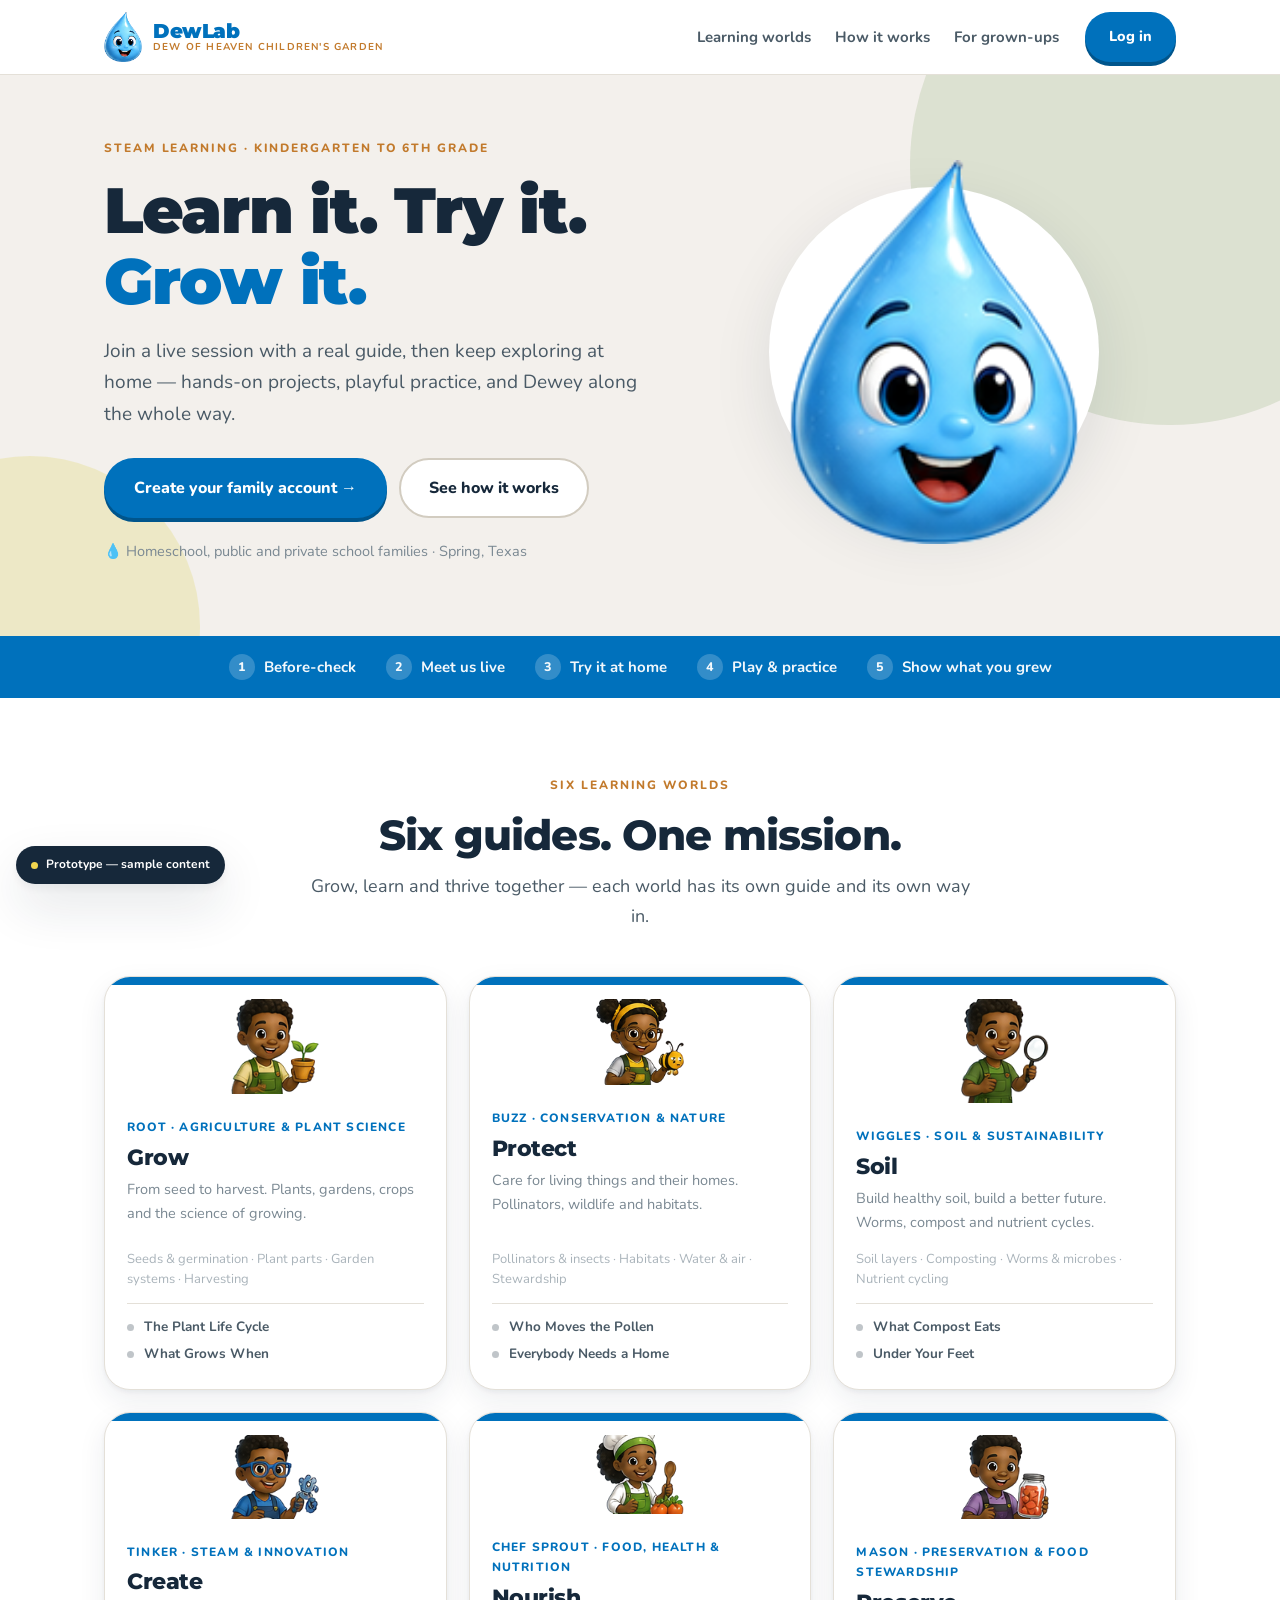
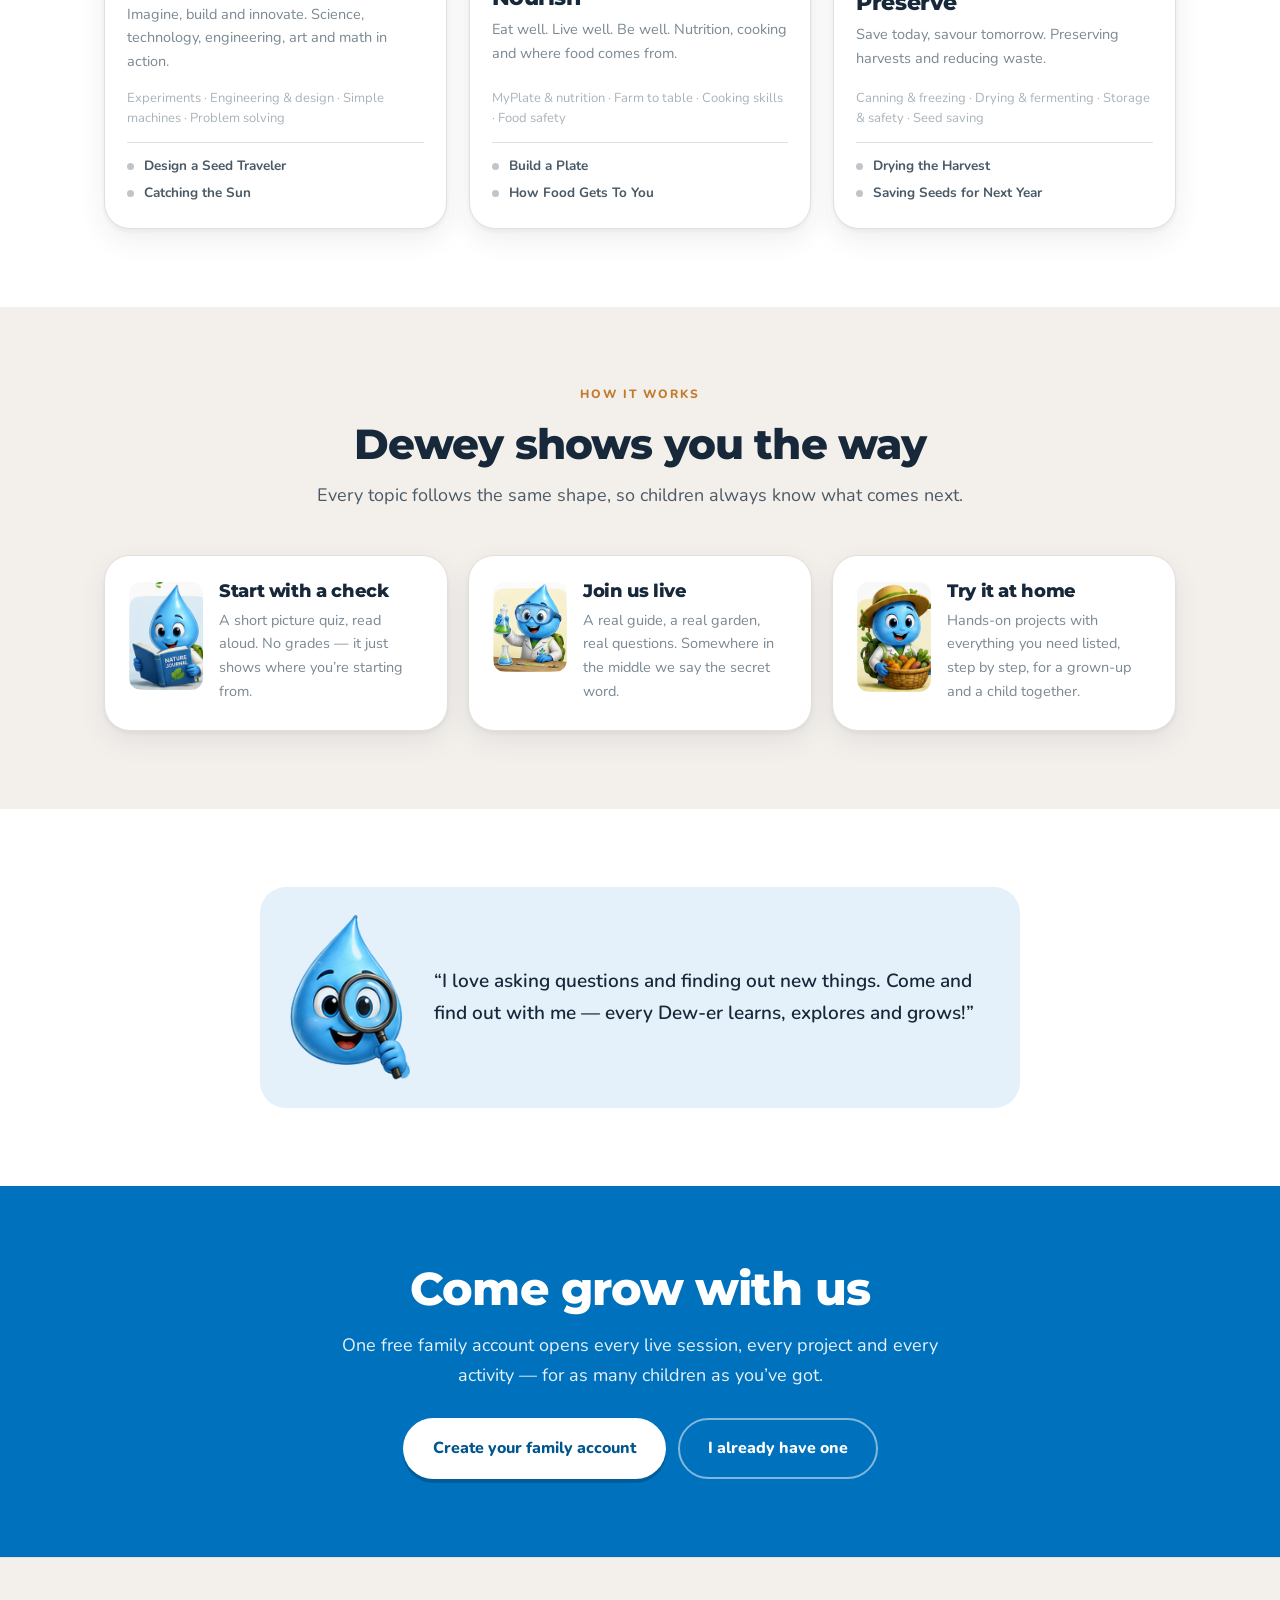
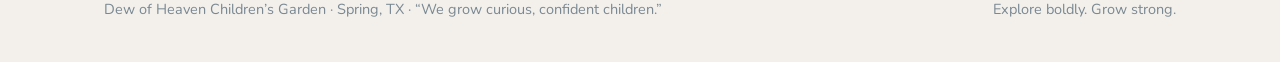
<file: index.html>
<!doctype html>
<html lang="en">
<head>
<meta charset="utf-8">
<meta name="viewport" content="width=device-width,initial-scale=1">
<title>DewLab — Dew of Heaven Children's Garden</title>
<meta name="description" content="STEAM learning for children in kindergarten through 6th grade — at home, after school, or wherever your family learns. Live sessions with real guides, hands-on projects, and playful practice, with Dewey.">
<link rel="icon" type="image/png" href="img/dewey-happy.png">
<link rel="preconnect" href="https://fonts.googleapis.com">
<link rel="preconnect" href="https://fonts.gstatic.com" crossorigin>
<link href="https://fonts.googleapis.com/css2?family=Montserrat:wght@600;700;800;900&family=Nunito:wght@400;600;700;800&display=swap" rel="stylesheet">
<meta property="og:type" content="website">
<meta property="og:site_name" content="DewLab">
<meta property="og:title" content="DewLab — Dew of Heaven Children's Garden">
<meta property="og:description" content="Six learning worlds, a real guide live in the garden, and something to make with your hands. For children in kindergarten through 6th grade in Spring, Texas.">
<meta property="og:image" content="https://talking-garden.vercel.app/og.png">
<meta property="og:url" content="https://talking-garden.vercel.app/">
<meta property="og:image:width" content="1200">
<meta property="og:image:height" content="630">
<meta name="twitter:card" content="summary_large_image">
<meta name="twitter:title" content="DewLab — Dew of Heaven Children's Garden">
<meta name="twitter:description" content="Six learning worlds, a real guide live in the garden, and something to make with your hands.">
<meta name="twitter:image" content="https://talking-garden.vercel.app/og.png">
<link rel="stylesheet" href="brand.css">
<style>
*{box-sizing:border-box}
html{scroll-behavior:smooth}
body{margin:0;background:var(--paper);color:var(--body);font-family:var(--sans);font-size:17px;line-height:1.65;-webkit-font-smoothing:antialiased;overflow-x:hidden}
h1,h2,h3,h4{font-family:var(--display);color:var(--ink);margin:0;line-height:1.1;letter-spacing:-.02em;font-weight:800}
p{margin:0}a{color:inherit}img{max-width:100%;display:block}
.wrap{max-width:1120px;margin:0 auto;padding:0 24px}
.btn{display:inline-flex;align-items:center;justify-content:center;gap:9px;font-family:var(--sans);font-size:16px;font-weight:800;padding:15px 28px;border-radius:999px;border:2px solid transparent;text-decoration:none;cursor:pointer;white-space:nowrap;transition:transform .16s ease,background .16s ease,border-color .16s ease}
.btn:hover{transform:translateY(-2px)}
.btn:focus-visible{outline:3px solid var(--tan);outline-offset:3px}
.btn-primary{background:var(--blue);color:#fff;box-shadow:0 4px 0 var(--blue-d)}
.btn-primary:hover{background:var(--blue-d)}
.btn-ghost{background:#fff;color:var(--ink);border-color:var(--line-d)}
.btn-ghost:hover{border-color:var(--blue);color:var(--blue-d)}

/* ---------- nav ---------- */
.nav{position:sticky;top:0;z-index:50;background:rgba(255,255,255,.94);backdrop-filter:blur(12px);border-bottom:1px solid var(--line)}
.nav-in{max-width:1120px;margin:0 auto;padding:12px 24px;display:flex;align-items:center;gap:26px}
.brand{display:flex;align-items:center;gap:11px;text-decoration:none;margin-right:auto}
.brand img{width:38px;height:auto}
.brand b{font-family:var(--display);font-weight:900;font-size:20px;color:var(--blue);letter-spacing:-.02em;line-height:1.05}
.brand b span{display:block;font-family:var(--sans);font-size:10px;font-weight:700;letter-spacing:.12em;text-transform:uppercase;color:var(--tan)}
.nav-links{display:flex;gap:24px}
.nav-links a{font-size:15px;font-weight:700;color:var(--body);text-decoration:none}
.nav-links a:hover{color:var(--blue)}
.nav .btn{padding:11px 22px;font-size:14.5px}
@media(max-width:880px){.nav-links{display:none}}

/* ---------- hero ---------- */
.hero{background:var(--beige);position:relative;overflow:hidden;padding:64px 0 72px}
.hero::before{content:'';position:absolute;width:520px;height:520px;border-radius:50%;background:var(--green);opacity:.16;right:-150px;top:-170px}
.hero::after{content:'';position:absolute;width:340px;height:340px;border-radius:50%;background:var(--yellow);opacity:.5;left:-140px;bottom:-160px}
.hero-grid{display:grid;grid-template-columns:1.06fr .94fr;gap:44px;align-items:center;position:relative;z-index:2}
.eyebrow{font-size:12px;font-weight:800;letter-spacing:.16em;text-transform:uppercase;color:var(--tan);margin-bottom:16px}
.hero h1{font-size:clamp(38px,5.4vw,64px);font-weight:900;margin-bottom:20px}
.hero h1 em{font-style:normal;color:var(--blue)}
.hero-sub{font-size:19px;max-width:31em;margin-bottom:28px}
.hero-cta{display:flex;gap:12px;flex-wrap:wrap;margin-bottom:22px}
.hero-note{font-size:14.5px;color:var(--muted);display:flex;align-items:center;gap:8px}
.hero-art{position:relative;display:grid;place-items:center}
.hero-art .ring{position:absolute;width:330px;height:330px;border-radius:50%;background:#fff;box-shadow:0 20px 60px rgba(22,40,58,.10)}
.hero-art img{position:relative;width:290px}
@media(max-width:920px){.hero-grid{grid-template-columns:1fr;gap:34px}.hero-art img{width:230px}.hero-art .ring{width:270px;height:270px}}

/* ---------- journey ---------- */
.strip{background:var(--blue);color:#fff;padding:18px 0}
.strip-in{display:flex;flex-wrap:wrap;justify-content:center;gap:10px 30px;align-items:center;font-size:15px;font-weight:700}
.strip-in span{display:flex;align-items:center;gap:9px;color:rgba(255,255,255,.95)}
.strip-in i{width:26px;height:26px;border-radius:50%;background:rgba(255,255,255,.2);display:grid;place-items:center;font-size:12.5px;font-style:normal;font-weight:800}

section{padding:78px 0}
.sec-head{max-width:660px;margin:0 auto 44px;text-align:center}
.sec-head h2{font-size:clamp(29px,3.7vw,42px);margin-bottom:14px}
.sec-head p{font-size:18px}

/* ---------- worlds ---------- */
.worlds{display:grid;grid-template-columns:repeat(3,1fr);gap:22px}
@media(max-width:900px){.worlds{grid-template-columns:repeat(2,1fr)}}
@media(max-width:600px){.worlds{grid-template-columns:1fr}}
.world{border-radius:var(--rl);overflow:hidden;background:#fff;border:1px solid var(--line);box-shadow:var(--shadow);text-decoration:none;display:flex;flex-direction:column;transition:transform .18s ease,box-shadow .18s ease}
.world:hover{transform:translateY(-5px);box-shadow:var(--shadow-lg)}
.world-top{height:8px}
.world-face{display:grid;place-items:center;padding:14px 0 2px}
.world-face img{width:88px;height:auto}
.world-body{padding:22px 22px 24px;flex:1;display:flex;flex-direction:column}
.world-body .who{font-size:12px;font-weight:800;letter-spacing:.1em;text-transform:uppercase;margin-bottom:8px}
.world-body h3{font-size:22px;margin-bottom:8px}
.world-body p{font-size:14.5px;color:var(--muted);flex:1;margin-bottom:14px}
.world-body .topics{font-size:13px;color:var(--faint);line-height:1.55}
.lessonlist{margin-top:13px;padding-top:12px;border-top:1px solid var(--line);display:grid;gap:5px}
.lessonlist span{font-size:13.5px;font-weight:700;color:var(--body);padding-left:17px;position:relative}
.lessonlist span::before{content:'';position:absolute;left:0;top:8px;width:7px;height:7px;border-radius:50%;background:currentColor;opacity:.35}

/* ---------- how ---------- */
.how{background:var(--beige)}
.steps{display:grid;grid-template-columns:repeat(3,1fr);gap:20px}
@media(max-width:900px){.steps{grid-template-columns:1fr}}
.step{background:#fff;border:1px solid var(--line);border-radius:var(--rl);padding:26px 24px;box-shadow:var(--shadow);display:flex;gap:16px;align-items:flex-start}
.step img{width:74px;flex:none;border-radius:12px}
.step h4{font-size:18px;margin-bottom:7px}
.step p{font-size:14.5px;color:var(--muted)}

/* ---------- dewey says ---------- */
.says{background:#fff}
.saysbox{max-width:760px;margin:0 auto;display:flex;gap:24px;align-items:center;background:var(--blue-l);border-radius:var(--rl);padding:28px 30px;flex-wrap:wrap}
.saysbox img{width:120px;flex:none}
.saysbox p{font-size:19px;color:var(--ink);font-weight:600;flex:1;min-width:240px}

/* ---------- cta ---------- */
.cta{background:var(--blue);color:rgba(255,255,255,.9);text-align:center;position:relative;overflow:hidden}
.cta h2{color:#fff;font-size:clamp(30px,4.2vw,46px);margin-bottom:16px}
.cta p{font-size:18px;max-width:34em;margin:0 auto 28px}
.cta .btn-primary{background:#fff;color:var(--blue-d);box-shadow:0 4px 0 rgba(0,0,0,.18)}
.cta .btn-ghost{background:transparent;color:#fff;border-color:rgba(255,255,255,.5)}
.cta .btn-ghost:hover{background:rgba(255,255,255,.12);border-color:#fff;color:#fff}

footer{background:var(--beige);border-top:1px solid var(--line);padding:40px 0;font-size:14.5px;color:var(--muted)}
.foot-in{display:flex;flex-wrap:wrap;gap:16px;justify-content:space-between;align-items:center}
.proto{position:fixed;left:16px;bottom:16px;z-index:99;background:var(--ink);color:#fff;font-size:12px;font-weight:700;padding:9px 15px;border-radius:99px;box-shadow:var(--shadow-lg);display:flex;align-items:center;gap:8px}
.proto i{width:7px;height:7px;border-radius:50%;background:var(--yellow-warm);display:block}
</style>
</head>
<body>

<nav class="nav">
  <div class="nav-in">
    <a class="brand" href="#top">
      <img src="img/dewey-happy.png" alt="">
      <b>DewLab<span>Dew of Heaven Children's Garden</span></b>
    </a>
    <div class="nav-links">
      <a href="#worlds">Learning worlds</a>
      <a href="#how">How it works</a>
      <a href="#grownups">For grown-ups</a>
    </div>
    <a class="btn btn-primary" href="login.html">Log in</a>
  </div>
</nav>

<header class="hero" id="top">
  <div class="wrap hero-grid">
    <div>
      <div class="eyebrow">STEAM learning &middot; Kindergarten to 6th grade</div>
      <h1>Learn it. Try it. <em>Grow it.</em></h1>
      <p class="hero-sub">
        Join a live session with a real guide, then keep exploring at home &mdash; hands-on
        projects, playful practice, and Dewey along the whole way.
      </p>
      <div class="hero-cta">
        <a class="btn btn-primary" href="login.html?mode=signup">Create your family account &rarr;</a>
        <a class="btn btn-ghost" href="#how">See how it works</a>
      </div>
      <p class="hero-note">&#128167; Homeschool, public and private school families &middot; Spring, Texas</p>
    </div>
    <div class="hero-art">
      <span class="ring"></span>
      <img src="img/dewey-happy.png" alt="Dewey the Dew Drop">
    </div>
  </div>
</header>

<div class="strip">
  <div class="wrap strip-in">
    <span><i>1</i> Before-check</span>
    <span><i>2</i> Meet us live</span>
    <span><i>3</i> Try it at home</span>
    <span><i>4</i> Play &amp; practice</span>
    <span><i>5</i> Show what you grew</span>
  </div>
</div>

<section id="worlds">
  <div class="wrap">
    <div class="sec-head">
      <div class="eyebrow">Six learning worlds</div>
      <h2>Six guides. One mission.</h2>
      <p>Grow, learn and thrive together &mdash; each world has its own guide and its own way in.</p>
    </div>
    <div class="worlds" id="worldGrid"></div>
  </div>
</section>

<section class="how" id="how">
  <div class="wrap">
    <div class="sec-head">
      <div class="eyebrow">How it works</div>
      <h2>Dewey shows you the way</h2>
      <p>Every topic follows the same shape, so children always know what comes next.</p>
    </div>
    <div class="steps">
      <div class="step">
        <img src="img/dewey-learns.png" alt="">
        <div><h4>Start with a check</h4><p>A short picture quiz, read aloud. No grades &mdash; it just shows where you&rsquo;re starting from.</p></div>
      </div>
      <div class="step">
        <img src="img/dewey-experiments.png" alt="">
        <div><h4>Join us live</h4><p>A real guide, a real garden, real questions. Somewhere in the middle we say the secret word.</p></div>
      </div>
      <div class="step">
        <img src="img/dewey-grows.png" alt="">
        <div><h4>Try it at home</h4><p>Hands-on projects with everything you need listed, step by step, for a grown-up and a child together.</p></div>
      </div>
    </div>
  </div>
</section>

<section class="says">
  <div class="wrap">
    <div class="saysbox">
      <img src="img/dewey-curious.png" alt="Dewey">
      <p>&ldquo;I love asking questions and finding out new things. Come and find out with me &mdash; every Dew-er learns, explores and grows!&rdquo;</p>
    </div>
  </div>
</section>

<section class="cta" id="grownups">
  <div class="wrap">
    <h2>Come grow with us</h2>
    <p>One free family account opens every live session, every project and every activity &mdash; for as many children as you&rsquo;ve got.</p>
    <div style="display:flex;gap:12px;justify-content:center;flex-wrap:wrap">
      <a class="btn btn-primary" href="login.html?mode=signup">Create your family account</a>
      <a class="btn btn-ghost" href="login.html">I already have one</a>
    </div>
  </div>
</section>

<footer>
  <div class="wrap foot-in">
    <span>Dew of Heaven Children&rsquo;s Garden &middot; Spring, TX &middot; &ldquo;We grow curious, confident children.&rdquo;</span>
    <span>Explore boldly. Grow strong.</span>
  </div>
</footer>

<div class="proto"><i></i> Prototype &mdash; sample content</div>

<script src="worlds.js"></script>
<script src="lessons.js"></script>
<script src="content.js"></script>
<script>
document.getElementById('worldGrid').innerHTML = WORLDS.map(function(w){
  return '<a class="world" href="login.html">'+
    '<div class="world-top" style="background:'+w.color+'"></div>'+
    '<div class="world-face"><img src="'+w.img+'" alt="'+w.guide+'"></div>'+
    '<div class="world-body">'+
      '<div class="who" style="color:'+w.color+'">'+w.guide+' &middot; '+w.subject+'</div>'+
      '<h3>'+w.name+'</h3>'+
      '<p>'+w.blurb+'</p>'+
      '<div class="topics">'+w.topics.join(' &middot; ')+'</div>'+
      /* Name the lessons that actually exist rather than only the
         themes. A parent deciding whether to sign up wants to know
         what their child would do first. */
      (window.LESSONS ? '<div class="lessonlist">'+
        LESSONS.forWorld(w.key).map(function(L){
          return '<span>'+L.title+'</span>'; }).join('')+'</div>' : '')+
    '</div></a>';
}).join('');
</script>
</body>
</html>
</file>
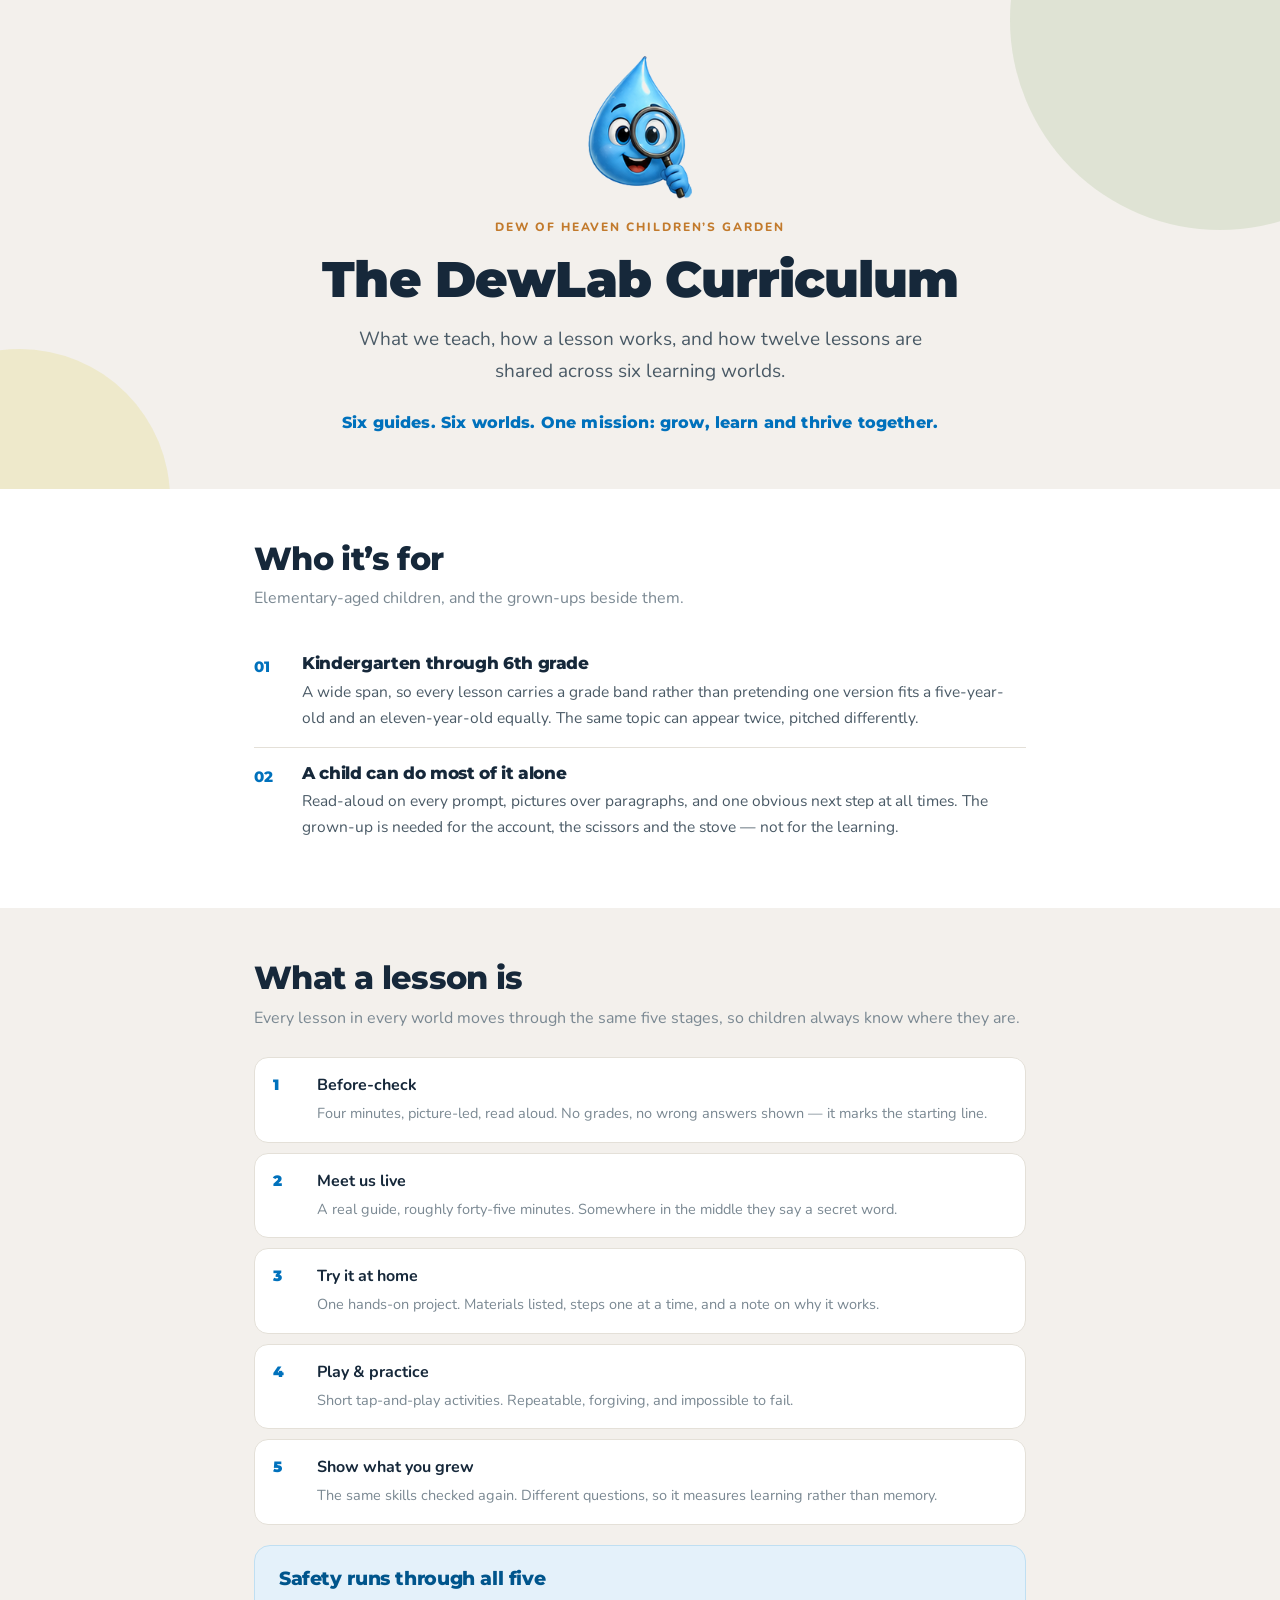
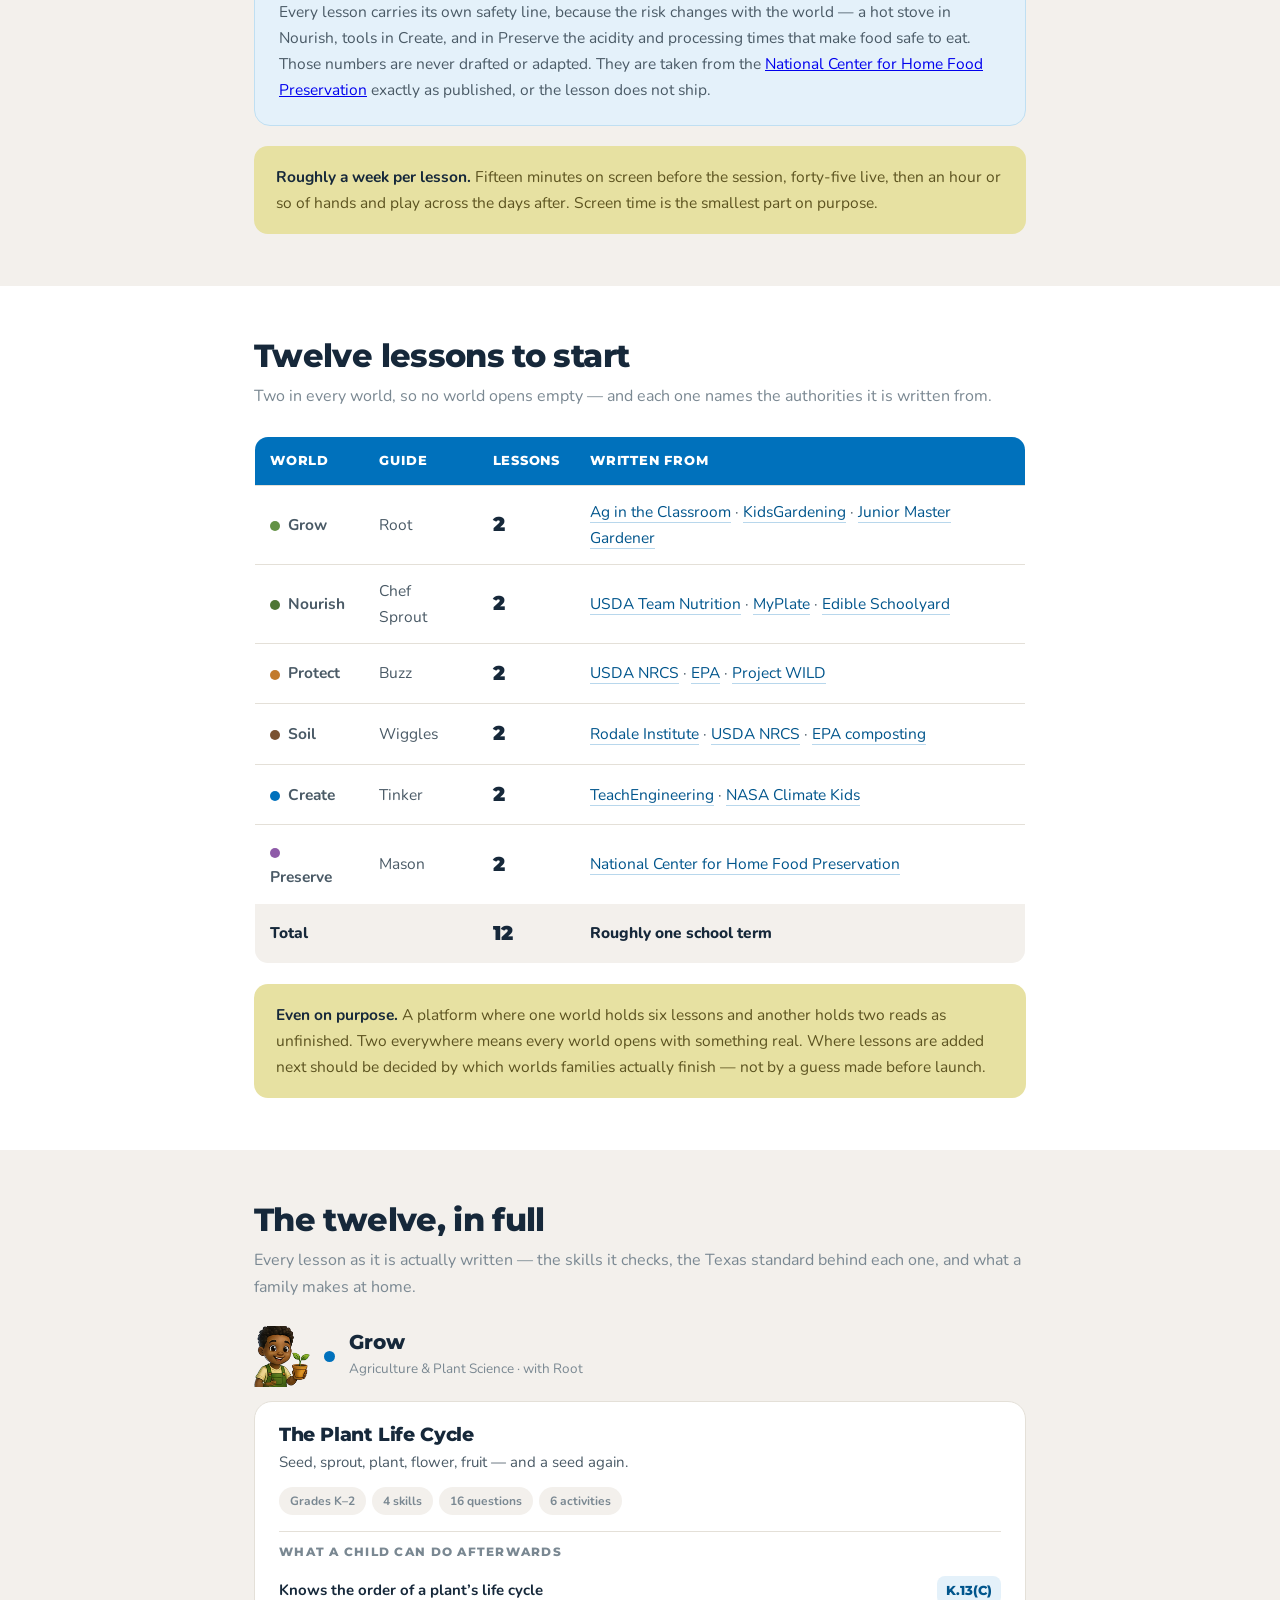
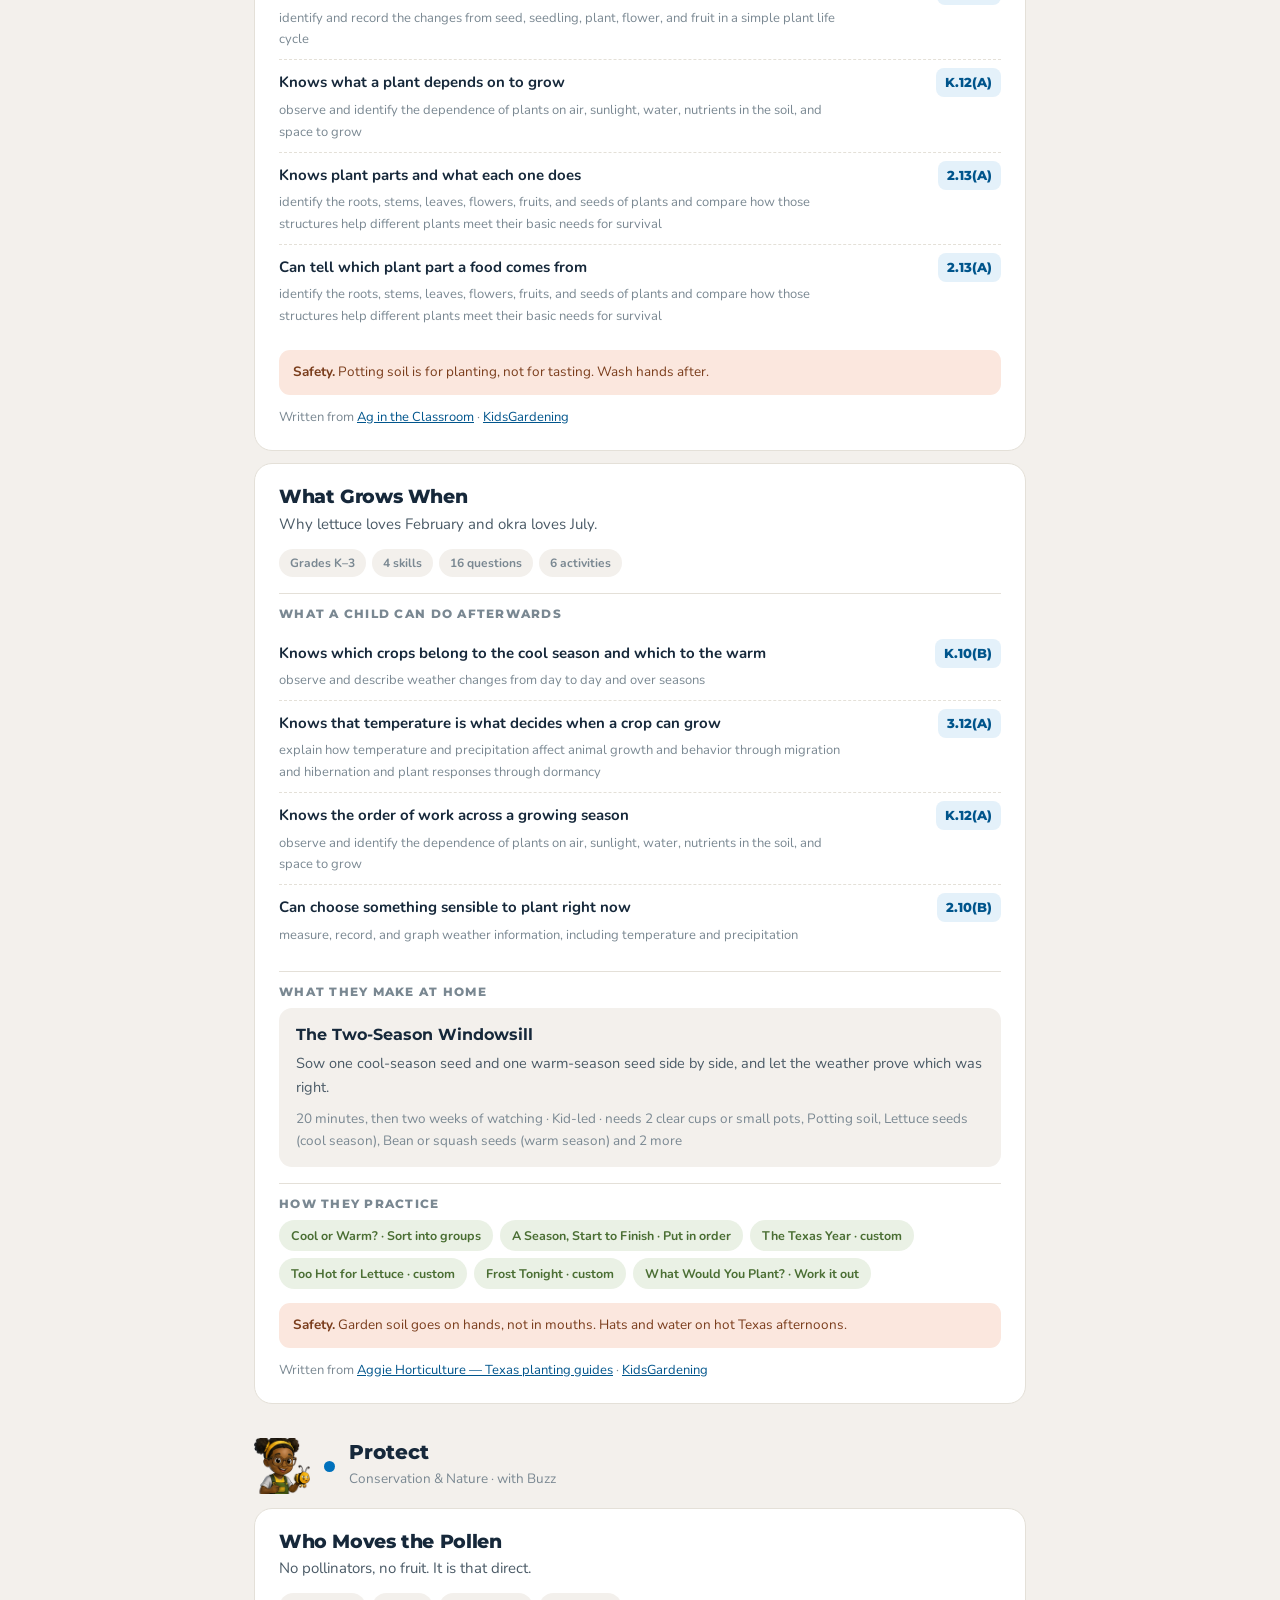
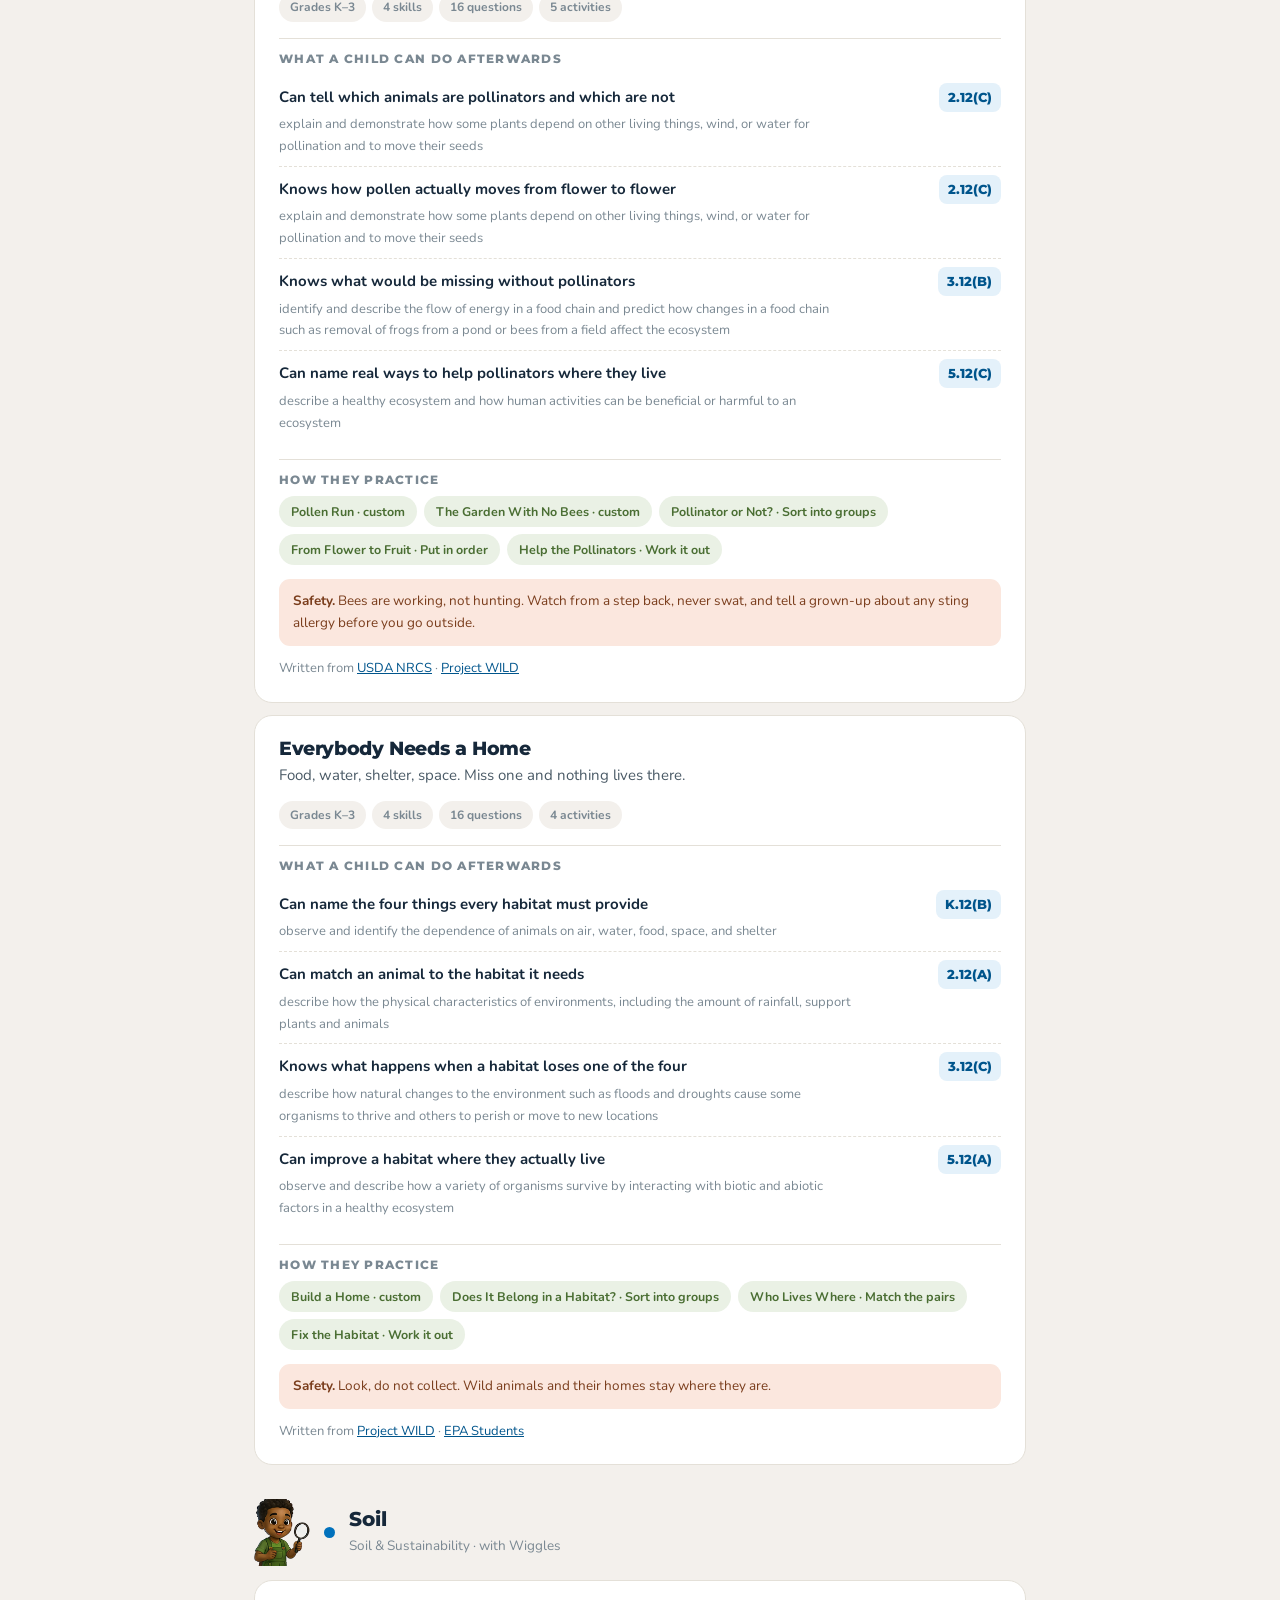
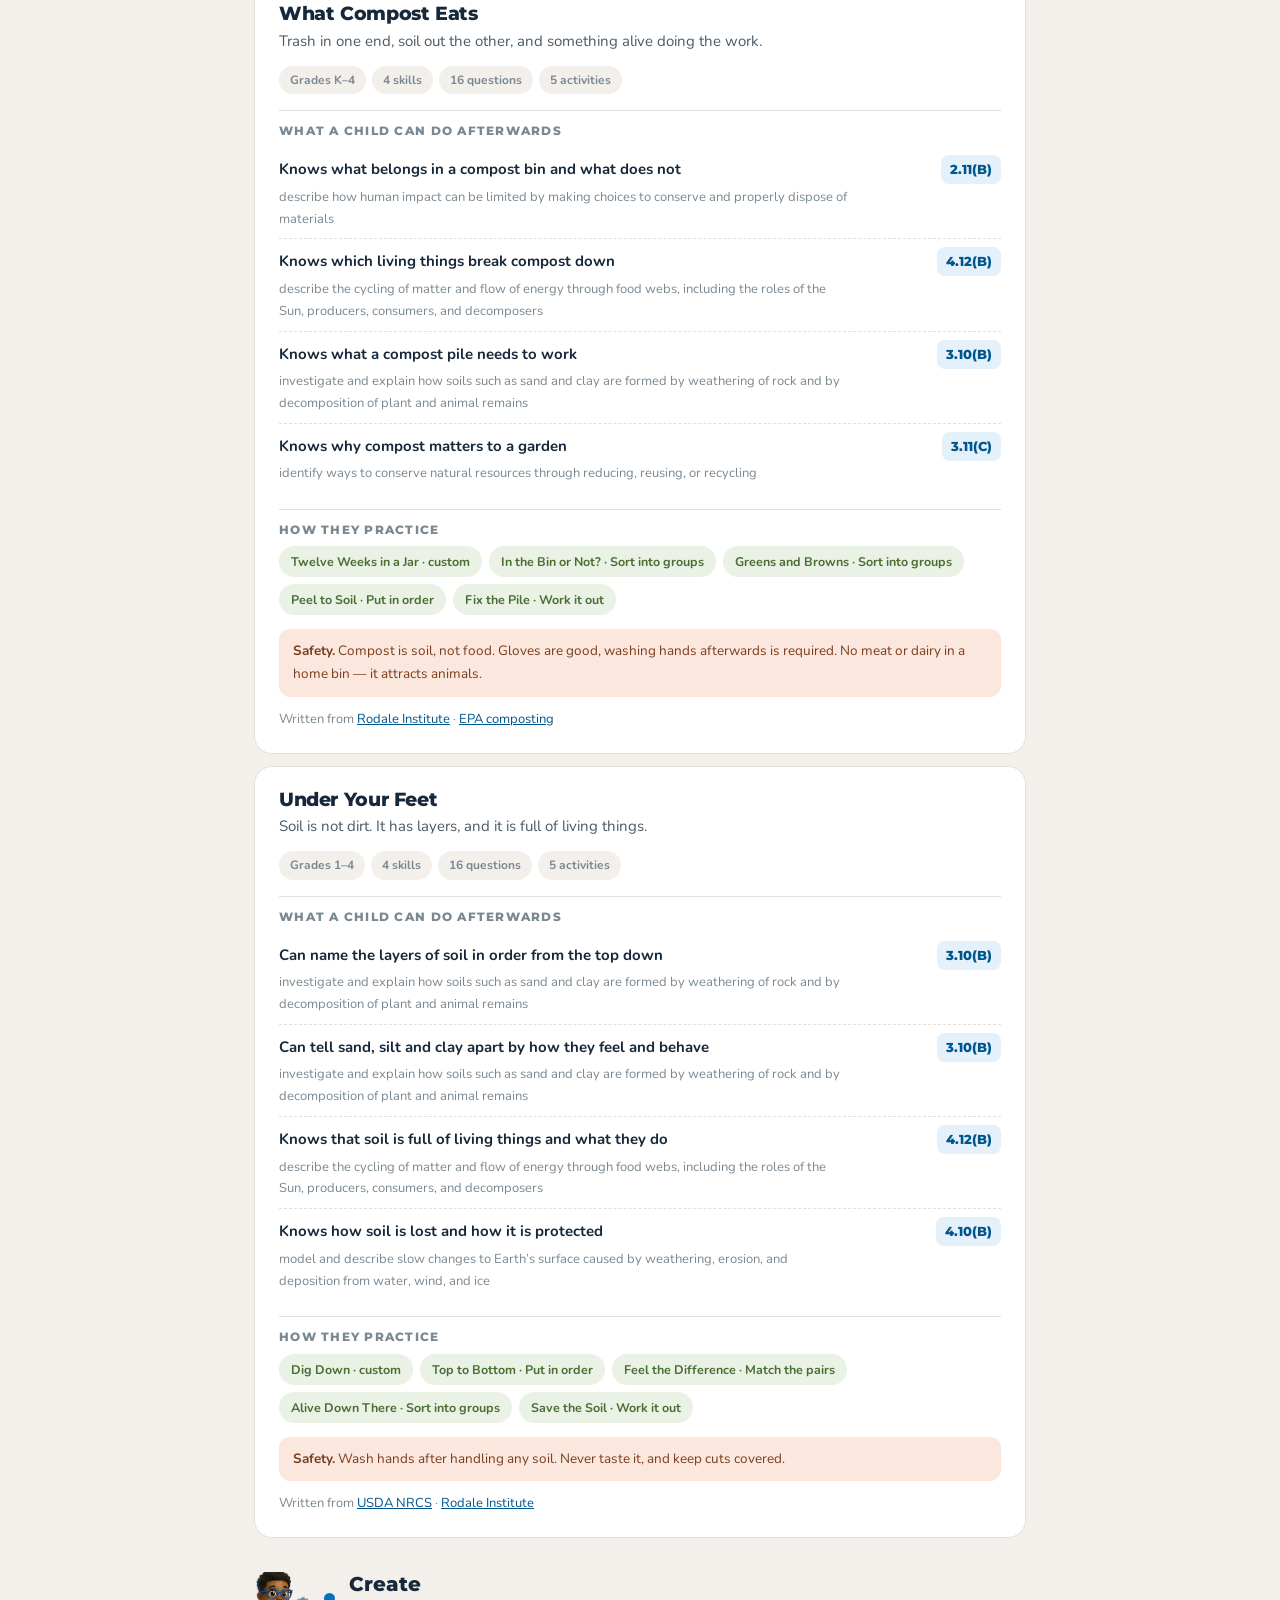
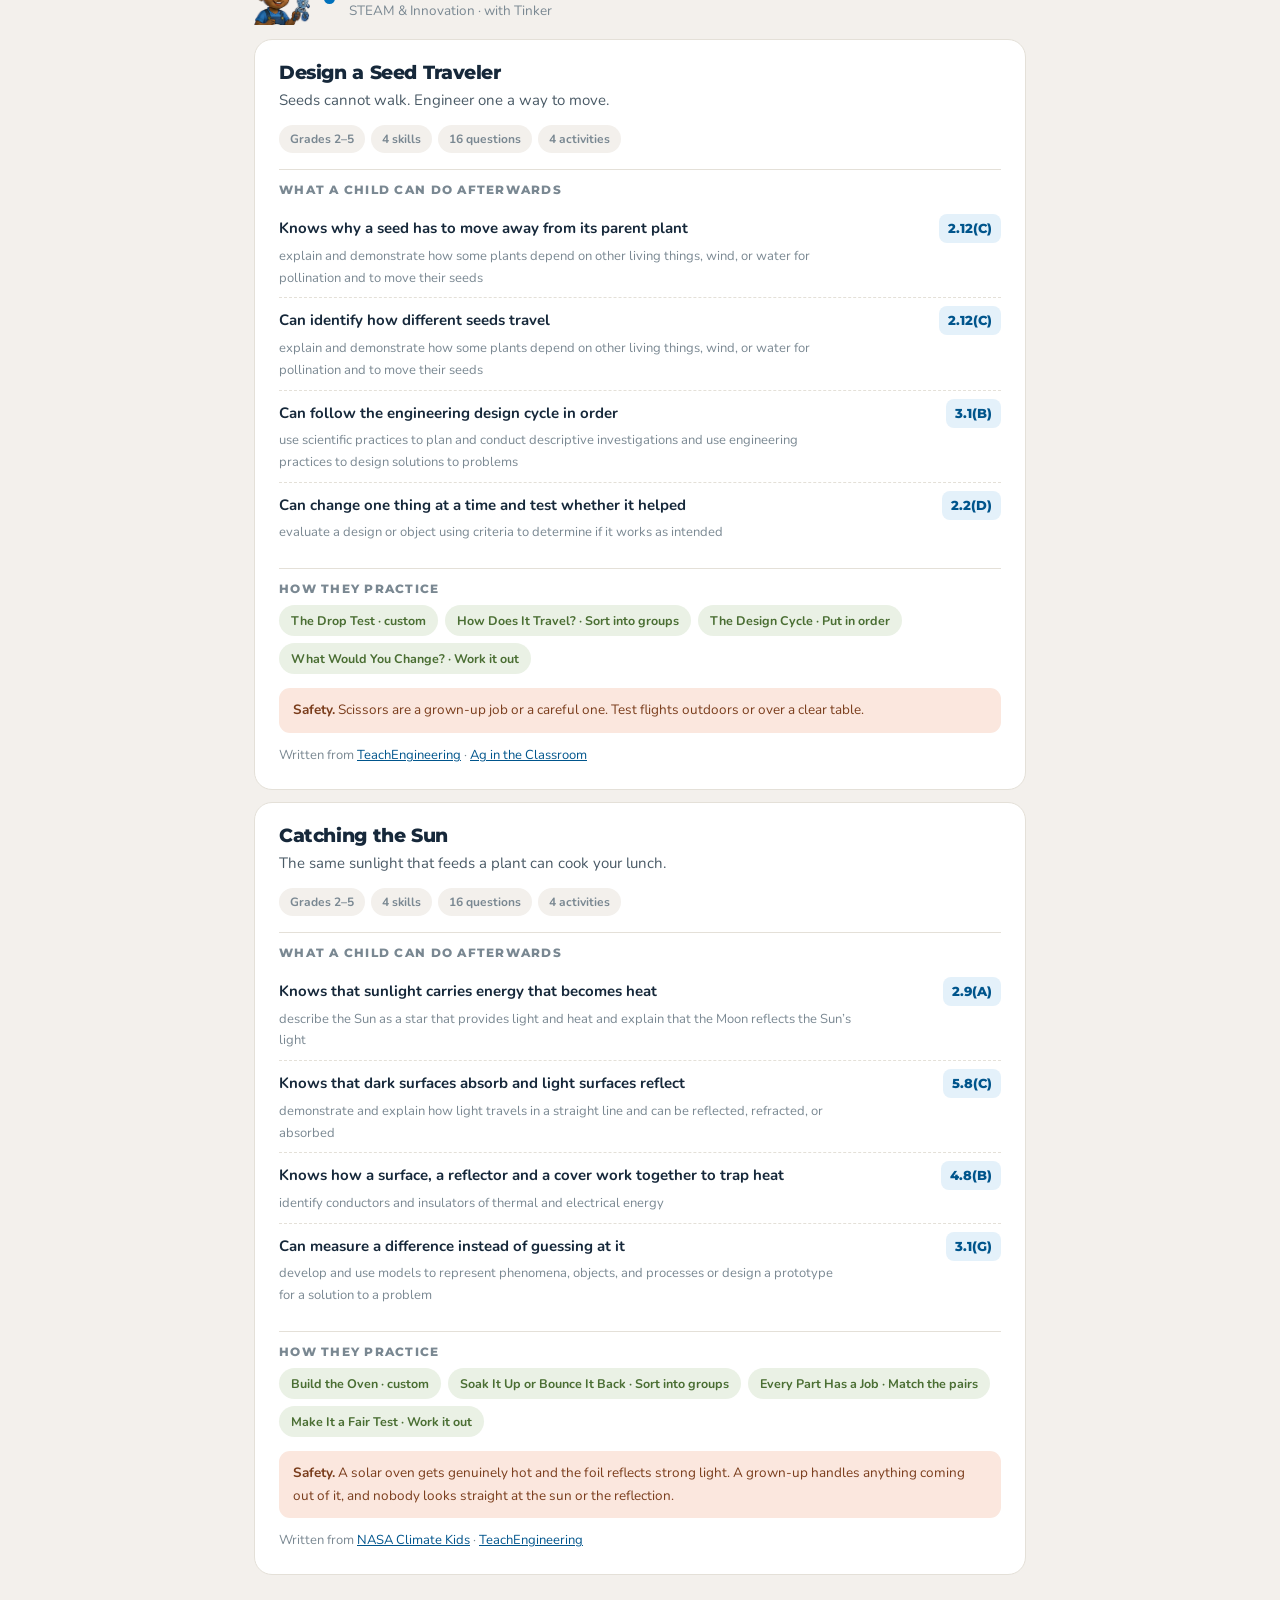
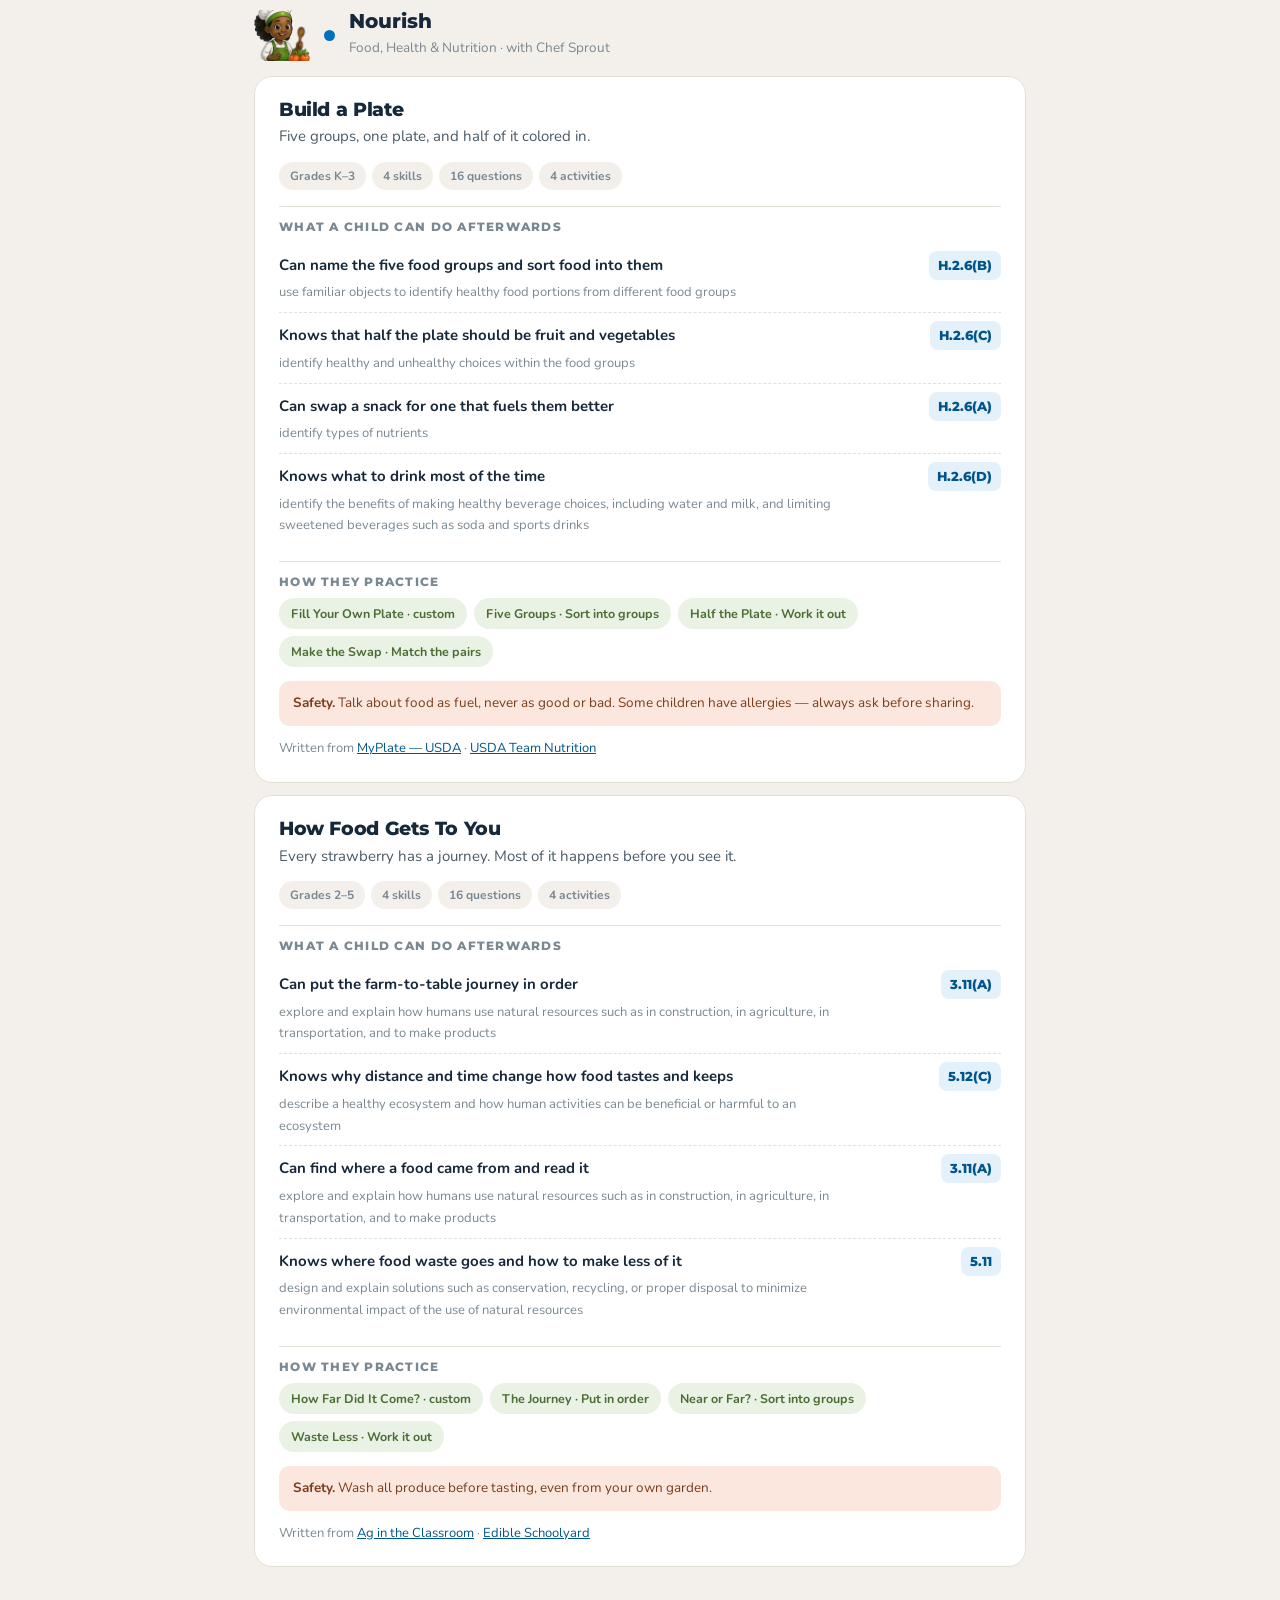
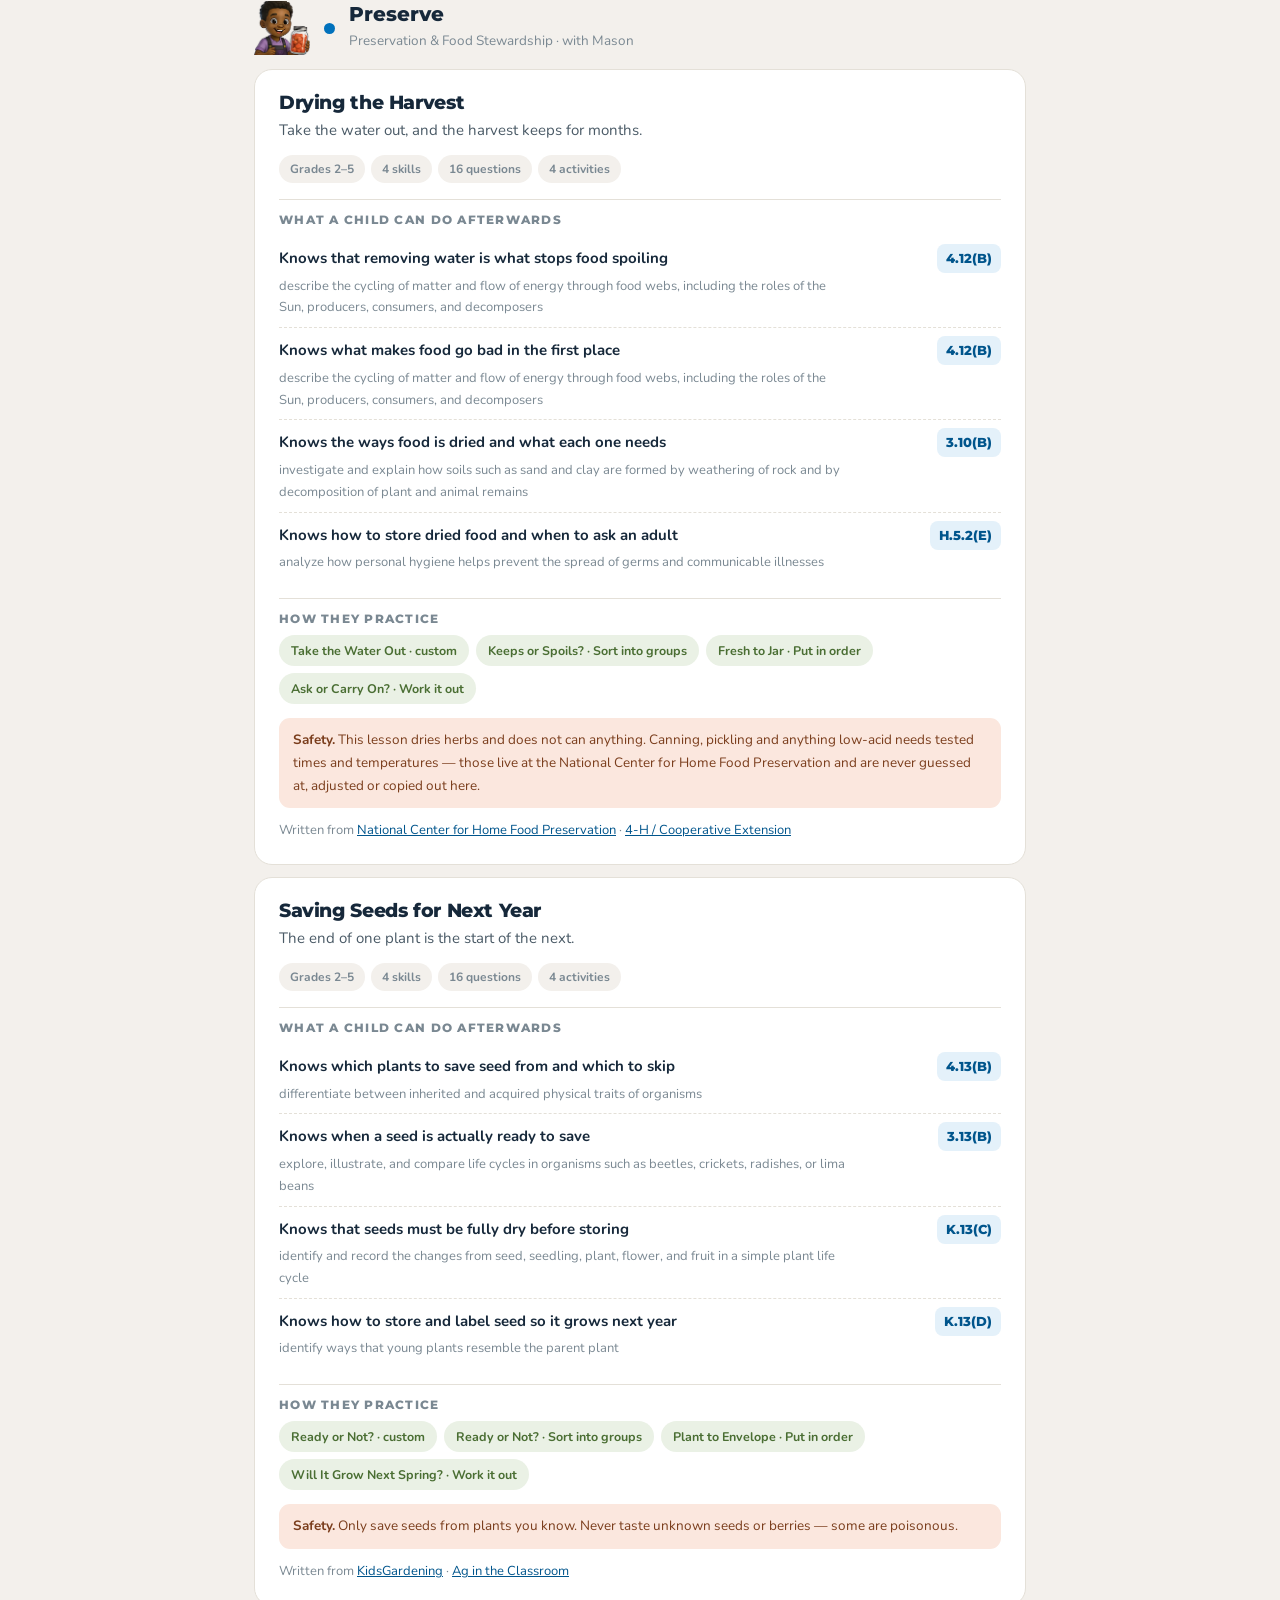
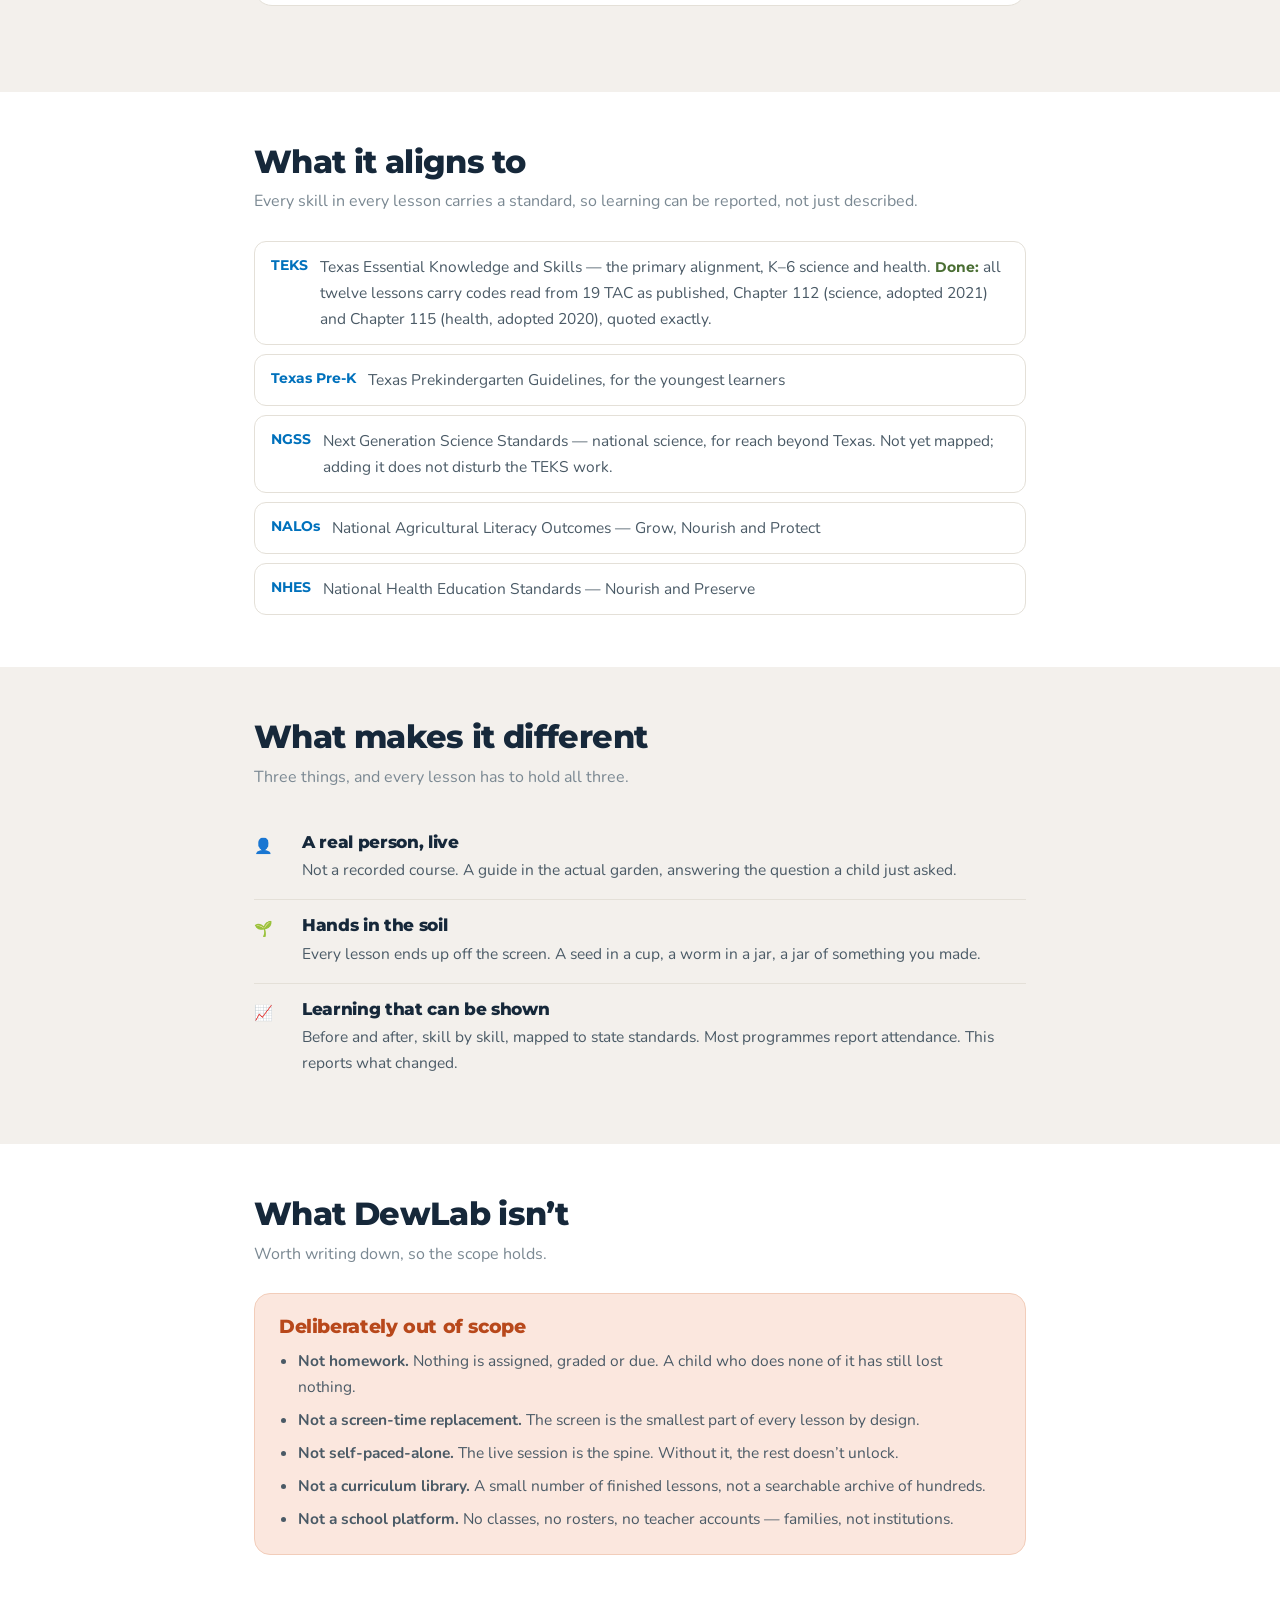
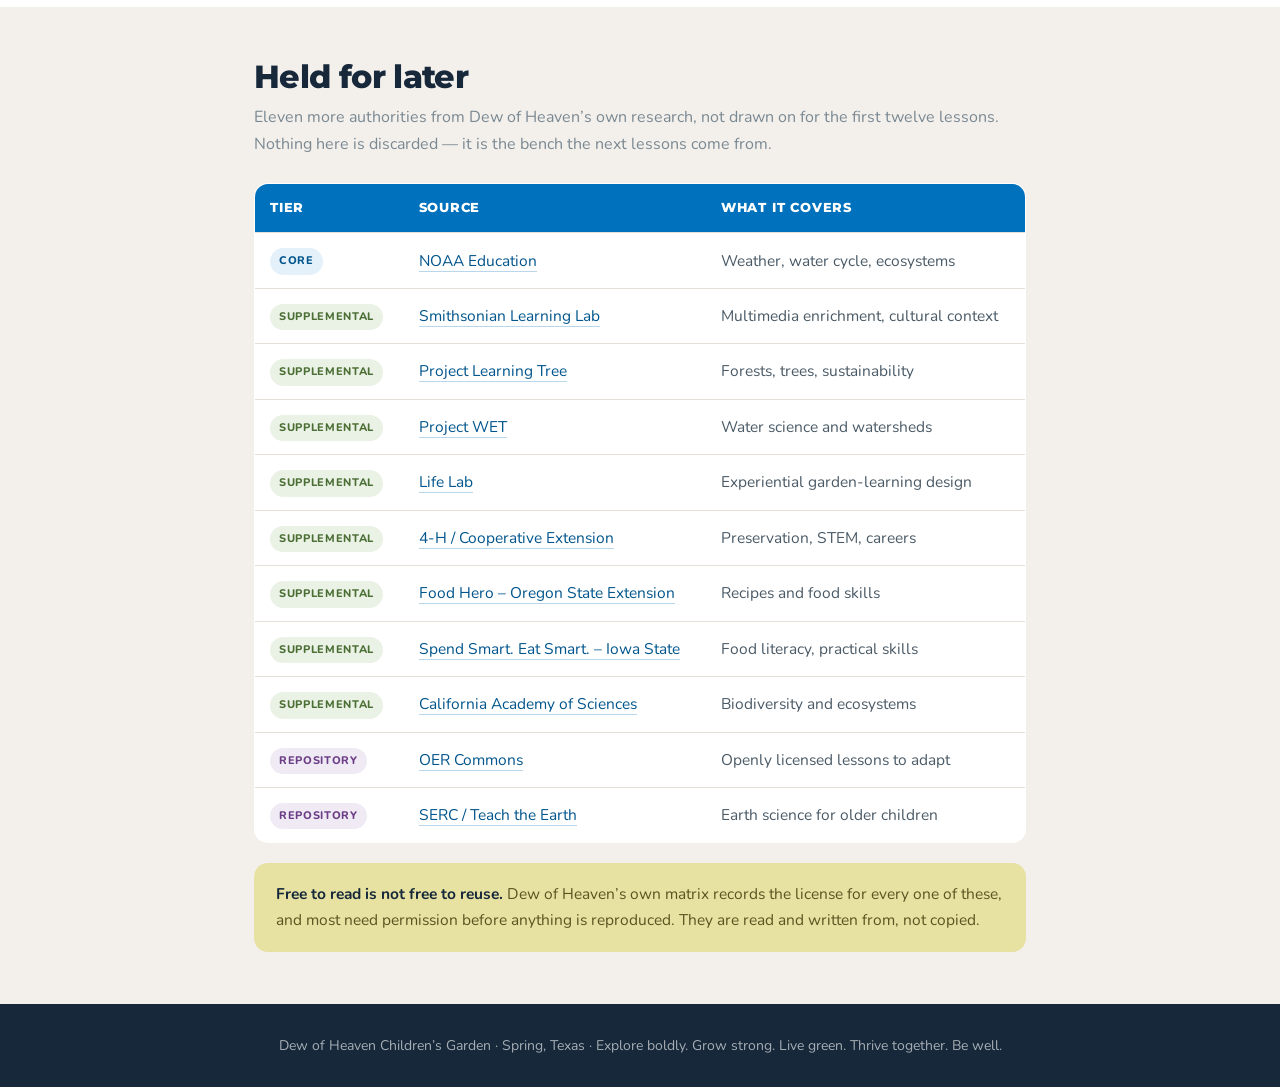
<file: dewlab/curriculum/index.html>
<!doctype html>
<html lang="en">
<head>
<meta charset="utf-8">
<meta name="viewport" content="width=device-width,initial-scale=1">
<title>The DewLab Curriculum</title>
<meta name="description" content="What DewLab teaches, how a lesson works, and where the first twelve lessons come from.">
<meta name="robots" content="noindex">
<link rel="icon" type="image/png" href="../img/dewey-happy.png">
<link rel="preconnect" href="https://fonts.googleapis.com">
<link rel="preconnect" href="https://fonts.gstatic.com" crossorigin>
<link href="https://fonts.googleapis.com/css2?family=Montserrat:wght@600;700;800;900&family=Nunito:wght@400;600;700;800&display=swap" rel="stylesheet">
<link rel="stylesheet" href="../brand.css">
<style>
*{box-sizing:border-box}
body{margin:0;background:var(--paper);color:var(--body);font-family:var(--sans);font-size:17px;line-height:1.68;-webkit-font-smoothing:antialiased;overflow-x:hidden}
h1,h2,h3,h4{font-family:var(--display);color:var(--ink);margin:0;line-height:1.14;letter-spacing:-.02em;font-weight:800;text-wrap:balance}
p{margin:0}img{max-width:100%;display:block}
.wrap{max-width:820px;margin:0 auto;padding:0 24px}

.hero{background:var(--beige);position:relative;overflow:hidden;padding:56px 0 52px;text-align:center}
.hero::before{content:'';position:absolute;width:420px;height:420px;border-radius:50%;background:var(--green);opacity:.14;right:-150px;top:-190px}
.hero::after{content:'';position:absolute;width:300px;height:300px;border-radius:50%;background:var(--yellow);opacity:.45;left:-130px;bottom:-160px}
.hero-in{position:relative;z-index:2}
.hero img{width:104px;margin:0 auto 18px}
.eyebrow{font-size:12px;font-weight:800;letter-spacing:.16em;text-transform:uppercase;color:var(--tan);margin-bottom:14px}
h1{font-size:clamp(33px,5vw,50px);font-weight:900;margin-bottom:16px}
.lede{font-size:19px;max-width:32em;margin:0 auto;color:var(--body)}
.mission{margin-top:22px;font-family:var(--display);font-weight:800;font-size:16px;color:var(--blue);letter-spacing:.01em}

section{padding:52px 0}
section:nth-of-type(even){background:var(--beige)}
h2{font-size:clamp(25px,3.2vw,32px);margin-bottom:8px}
.sub{color:var(--muted);font-size:16px;margin-bottom:26px}

.rule{display:grid;grid-template-columns:34px 1fr;gap:14px;padding:16px 0;border-top:1px solid var(--line);align-items:start}
.rule:first-of-type{border-top:none}
.rule b{font-family:var(--display);font-size:15px;color:var(--blue);font-weight:800}
.rule h4{font-size:17px;margin-bottom:5px}
.rule p{font-size:15.5px;color:var(--body)}

.stages{display:grid;gap:10px;margin-top:6px}
.stage{display:grid;grid-template-columns:30px 1fr;gap:14px;align-items:baseline;background:#fff;border:1px solid var(--line);border-radius:14px;padding:14px 18px}
section:nth-of-type(even) .stage{background:#fff}
.stage i{font-style:normal;font-family:var(--display);font-weight:900;color:var(--blue);font-size:15px}
.stage b{font-size:16px;color:var(--ink);display:block}
.stage span{font-size:14.5px;color:var(--muted)}

.tablewrap{overflow-x:auto;-webkit-overflow-scrolling:touch}
.split{width:100%;min-width:520px;border-collapse:collapse;font-size:15.5px;background:#fff;border:1px solid var(--line);border-radius:14px;overflow:hidden}
.split th,.split td{text-align:left;padding:13px 15px;border-bottom:1px solid var(--line)}
.split tr:last-child td{border-bottom:none}
.split thead th{background:var(--blue);color:#fff;font-family:var(--display);font-size:13px;letter-spacing:.06em;text-transform:uppercase;font-weight:800}
.split td.n{font-family:var(--display);font-weight:900;font-size:20px;color:var(--ink);width:52px}
.split .g{display:inline-block;width:10px;height:10px;border-radius:50%;margin-right:8px;vertical-align:middle}
.split tfoot td{background:var(--beige);font-weight:800;color:var(--ink)}

.stds{display:grid;gap:9px}
.std{display:grid;grid-template-columns:auto 1fr;gap:12px;font-size:15.5px;background:#fff;border:1px solid var(--line);border-radius:12px;padding:12px 16px}
.std b{color:var(--blue);font-family:var(--display);font-size:14px;white-space:nowrap}

.isnt{background:var(--red-l);border:1px solid #F2CDBA;border-radius:16px;padding:22px 24px}
.isnt h3{font-size:19px;margin-bottom:10px;color:var(--red-d)}
.isnt ul{margin:0;padding-left:19px}
.isnt li{font-size:15.5px;margin-bottom:7px;color:var(--body)}
.isnt li:last-child{margin-bottom:0}

.note{background:var(--yellow);border-radius:14px;padding:18px 22px;font-size:15.5px;color:#5C5320;margin-top:20px}
.note b{color:var(--ink)}

footer{background:var(--ink);color:rgba(255,255,255,.62);padding:30px 0;font-size:14px;text-align:center}

/* ---- the twelve, in full ---- */
.wgroup{margin-bottom:34px}
.wgroup-hd{display:flex;align-items:center;gap:14px;margin-bottom:14px}
.wgroup-hd img{width:56px;height:auto;flex:none}
.wgroup-hd b{font-family:var(--display);font-size:20px;font-weight:800;color:var(--ink);display:block;line-height:1.2}
.wgroup-hd span{font-size:13.5px;color:var(--muted)}
.wgroup-hd i{width:11px;height:11px;border-radius:50%;flex:none}
.lcard{background:#fff;border:1px solid var(--line);border-radius:18px;padding:22px 24px;margin-bottom:12px;break-inside:avoid}
.lcard h3{font-size:19px;margin-bottom:4px}
.lcard .tag{font-size:15px;color:var(--body);margin-bottom:12px}
.lmeta{display:flex;flex-wrap:wrap;gap:6px;margin-bottom:16px}
.lmeta span{background:var(--beige);border-radius:999px;padding:4px 11px;font-size:12px;font-weight:700;color:var(--muted)}
.lsec{margin-top:16px;padding-top:14px;border-top:1px solid var(--line)}
.lsec h4{font-size:11.5px;letter-spacing:.11em;text-transform:uppercase;color:var(--muted);margin-bottom:9px;font-weight:800}
.skill{display:grid;grid-template-columns:1fr auto;gap:12px;padding:8px 0;border-top:1px dashed var(--line);align-items:start}
.skill:first-of-type{border-top:none}
.skill b{font-size:15px;font-weight:700;color:var(--ink)}
.skill em{display:block;font-style:normal;font-size:13px;color:var(--muted);margin-top:3px;max-width:44em}
.skill .code{font-family:var(--display);font-size:12.5px;font-weight:800;color:var(--blue-d);background:var(--blue-l);border-radius:8px;padding:4px 9px;white-space:nowrap}
.lbuild{background:var(--beige);border-radius:13px;padding:14px 17px;font-size:14.5px}
.lbuild b{font-family:var(--display);font-size:15.5px;color:var(--ink);display:block;margin-bottom:3px}
.lbuild .mats{font-size:13.5px;color:var(--muted);margin-top:8px}
.lacts{display:flex;flex-wrap:wrap;gap:7px}
.lacts span{background:var(--green-l);color:var(--green-d);border-radius:999px;padding:5px 12px;font-size:12.5px;font-weight:700}
.lsafe{font-size:13.5px;color:#7A3D1C;background:var(--red-l);border-radius:11px;padding:11px 14px;margin-top:14px}
.lsrc{font-size:13px;color:var(--muted);margin-top:12px}
.lsrc a{color:var(--blue-d)}
@media print{
  .hero::before,.hero::after{display:none}
  section{padding:16px 0;break-inside:auto}
  .lcard{border-color:#ccc;box-shadow:none}
}

.split a{color:var(--blue-d);text-decoration:none;border-bottom:1px solid rgba(0,113,188,.28)}
.split a:hover{border-bottom-color:var(--blue)}
.tier{display:inline-block;font-size:11px;font-weight:800;letter-spacing:.06em;text-transform:uppercase;padding:4px 9px;border-radius:99px;white-space:nowrap}
.t-core{background:var(--blue-l);color:var(--blue-d)}
.t-supplemental{background:var(--green-l);color:var(--green-d)}
.t-repository{background:#F0EAF5;color:#6B3E86}
</style>
</head>
<body>

<header class="hero">
  <div class="wrap hero-in">
    <img src="../img/dewey-curious.png" alt="Dewey the Dew Drop">
    <div class="eyebrow">Dew of Heaven Children&rsquo;s Garden</div>
    <h1>The DewLab Curriculum</h1>
    <p class="lede">What we teach, how a lesson works, and how twelve lessons are shared across six learning worlds.</p>
    <p class="mission">Six guides. Six worlds. One mission: grow, learn and thrive together.</p>
  </div>
</header>

<section>
  <div class="wrap">
    <h2>Who it&rsquo;s for</h2>
    <p class="sub">Elementary-aged children, and the grown-ups beside them.</p>

    <div class="rule">
      <b>01</b>
      <div><h4>Kindergarten through 6th grade</h4>
      <p>A wide span, so every lesson carries a grade band rather than pretending one version fits a five-year-old and an eleven-year-old equally. The same topic can appear twice, pitched differently.</p></div>
    </div>
    <div class="rule">
      <b>02</b>
      <div><h4>A child can do most of it alone</h4>
      <p>Read-aloud on every prompt, pictures over paragraphs, and one obvious next step at all times. The grown-up is needed for the account, the scissors and the stove &mdash; not for the learning.</p></div>
    </div>
  </div>
</section>

<section>
  <div class="wrap">
    <h2>What a lesson is</h2>
    <p class="sub">Every lesson in every world moves through the same five stages, so children always know where they are.</p>

    <div class="stages">
      <div class="stage"><i>1</i><div><b>Before-check</b><span>Four minutes, picture-led, read aloud. No grades, no wrong answers shown &mdash; it marks the starting line.</span></div></div>
      <div class="stage"><i>2</i><div><b>Meet us live</b><span>A real guide, roughly forty-five minutes. Somewhere in the middle they say a secret word.</span></div></div>
      <div class="stage"><i>3</i><div><b>Try it at home</b><span>One hands-on project. Materials listed, steps one at a time, and a note on why it works.</span></div></div>
      <div class="stage"><i>4</i><div><b>Play &amp; practice</b><span>Short tap-and-play activities. Repeatable, forgiving, and impossible to fail.</span></div></div>
      <div class="stage"><i>5</i><div><b>Show what you grew</b><span>The same skills checked again. Different questions, so it measures learning rather than memory.</span></div></div>
    </div>

    <div class="isnt" style="margin-top:20px;background:var(--blue-l);border-color:#BFDFF2">
      <h3 style="color:var(--blue-d)">Safety runs through all five</h3>
      <p style="font-size:15.5px">Every lesson carries its own safety line, because the risk changes with the
      world &mdash; a hot stove in Nourish, tools in Create, and in Preserve the acidity and processing
      times that make food safe to eat. Those numbers are never drafted or adapted. They are taken from
      the <a href="https://nchfp.uga.edu/" target="_blank" rel="noopener">National Center for Home Food Preservation</a> exactly as published, or the lesson does not ship.</p>
    </div>

    <div class="note">
      <b>Roughly a week per lesson.</b> Fifteen minutes on screen before the session, forty-five live,
      then an hour or so of hands and play across the days after. Screen time is the smallest part on purpose.
    </div>
  </div>
</section>

<section>
  <div class="wrap">
    <h2>Twelve lessons to start</h2>
    <p class="sub">Two in every world, so no world opens empty &mdash; and each one names the authorities it is written from.</p>

    <div class="tablewrap">
    <table class="split">
      <thead>
        <tr><th>World</th><th>Guide</th><th>Lessons</th><th>Written from</th></tr>
      </thead>
      <tbody>
        <tr><td><span class="g" style="background:#639245"></span><b>Grow</b></td><td>Root</td><td class="n">2</td><td><a href="https://agclassroom.org/" target="_blank" rel="noopener">Ag in the Classroom</a> &middot; <a href="https://kidsgardening.org/" target="_blank" rel="noopener">KidsGardening</a> &middot; <a href="https://jmgkids.us/" target="_blank" rel="noopener">Junior Master Gardener</a></td></tr>
        <tr><td><span class="g" style="background:#4E7635"></span><b>Nourish</b></td><td>Chef Sprout</td><td class="n">2</td><td><a href="https://www.fns.usda.gov/tn" target="_blank" rel="noopener">USDA Team Nutrition</a> &middot; <a href="https://www.myplate.gov/" target="_blank" rel="noopener">MyPlate</a> &middot; <a href="https://edibleschoolyard.org/" target="_blank" rel="noopener">Edible Schoolyard</a></td></tr>
        <tr><td><span class="g" style="background:#C27A2C"></span><b>Protect</b></td><td>Buzz</td><td class="n">2</td><td><a href="https://www.nrcs.usda.gov/" target="_blank" rel="noopener">USDA NRCS</a> &middot; <a href="https://www.epa.gov/students" target="_blank" rel="noopener">EPA</a> &middot; <a href="https://www.fishwildlife.org/projectwild" target="_blank" rel="noopener">Project WILD</a></td></tr>
        <tr><td><span class="g" style="background:#7A5230"></span><b>Soil</b></td><td>Wiggles</td><td class="n">2</td><td><a href="https://rodaleinstitute.org/" target="_blank" rel="noopener">Rodale Institute</a> &middot; <a href="https://www.nrcs.usda.gov/" target="_blank" rel="noopener">USDA NRCS</a> &middot; <a href="https://www.epa.gov/students" target="_blank" rel="noopener">EPA composting</a></td></tr>
        <tr><td><span class="g" style="background:#0071BC"></span><b>Create</b></td><td>Tinker</td><td class="n">2</td><td><a href="https://www.teachengineering.org/" target="_blank" rel="noopener">TeachEngineering</a> &middot; <a href="https://climatekids.nasa.gov/" target="_blank" rel="noopener">NASA Climate Kids</a></td></tr>
        <tr><td><span class="g" style="background:#8E5AA8"></span><b>Preserve</b></td><td>Mason</td><td class="n">2</td><td><a href="https://nchfp.uga.edu/" target="_blank" rel="noopener">National Center for Home Food Preservation</a></td></tr>
      </tbody>
      <tfoot><tr><td colspan="2">Total</td><td class="n">12</td><td>Roughly one school term</td></tr></tfoot>
    </table>
    </div>

    <div class="note">
      <b>Even on purpose.</b> A platform where one world holds six lessons and another holds two
      reads as unfinished. Two everywhere means every world opens with something real. Where lessons
      are added next should be decided by which worlds families actually finish &mdash; not by a
      guess made before launch.
    </div>
  </section>

<section id="lessons">
  <div class="wrap">
    <h2>The twelve, in full</h2>
    <p class="sub">Every lesson as it is actually written &mdash; the skills it checks, the Texas standard behind each one, and what a family makes at home.</p>
    <div id="fullLessons"></div>
  </div>
</section>

<section>
  <div class="wrap">
    <h2>What it aligns to</h2>
    <p class="sub">Every skill in every lesson carries a standard, so learning can be reported, not just described.</p>

    <div class="stds">
      <div class="std"><b>TEKS</b><span>Texas Essential Knowledge and Skills &mdash; the primary alignment, K&ndash;6 science and health. <b style="color:#4A6E33">Done:</b> all twelve lessons carry codes read from 19 TAC as published, Chapter 112 (science, adopted 2021) and Chapter 115 (health, adopted 2020), quoted exactly.</span></div>
      <div class="std"><b>Texas Pre-K</b><span>Texas Prekindergarten Guidelines, for the youngest learners</span></div>
      <div class="std"><b>NGSS</b><span>Next Generation Science Standards &mdash; national science, for reach beyond Texas. Not yet mapped; adding it does not disturb the TEKS work.</span></div>
      <div class="std"><b>NALOs</b><span>National Agricultural Literacy Outcomes &mdash; Grow, Nourish and Protect</span></div>
      <div class="std"><b>NHES</b><span>National Health Education Standards &mdash; Nourish and Preserve</span></div>
    </div>
  </div>
</section>

<section>
  <div class="wrap">
    <h2>What makes it different</h2>
    <p class="sub">Three things, and every lesson has to hold all three.</p>

    <div class="rule">
      <b>&#128100;</b>
      <div><h4>A real person, live</h4>
      <p>Not a recorded course. A guide in the actual garden, answering the question a child just asked.</p></div>
    </div>
    <div class="rule">
      <b>&#127793;</b>
      <div><h4>Hands in the soil</h4>
      <p>Every lesson ends up off the screen. A seed in a cup, a worm in a jar, a jar of something you made.</p></div>
    </div>
    <div class="rule">
      <b>&#128200;</b>
      <div><h4>Learning that can be shown</h4>
      <p>Before and after, skill by skill, mapped to state standards. Most programmes report attendance. This reports what changed.</p></div>
    </div>
  </div>
</section>

<section>
  <div class="wrap">
    <h2>What DewLab isn&rsquo;t</h2>
    <p class="sub">Worth writing down, so the scope holds.</p>

    <div class="isnt">
      <h3>Deliberately out of scope</h3>
      <ul>
        <li><b>Not homework.</b> Nothing is assigned, graded or due. A child who does none of it has still lost nothing.</li>
        <li><b>Not a screen-time replacement.</b> The screen is the smallest part of every lesson by design.</li>
        <li><b>Not self-paced-alone.</b> The live session is the spine. Without it, the rest doesn&rsquo;t unlock.</li>
        <li><b>Not a curriculum library.</b> A small number of finished lessons, not a searchable archive of hundreds.</li>
        <li><b>Not a school platform.</b> No classes, no rosters, no teacher accounts &mdash; families, not institutions.</li>
      </ul>
    </div>
  </div>
</section>


<section>
  <div class="wrap">
    <h2>Held for later</h2>
    <p class="sub">Eleven more authorities from Dew of Heaven&rsquo;s own research, not drawn on for the first twelve lessons. Nothing here is discarded &mdash; it is the bench the next lessons come from.</p>
    <div class="tablewrap">
      <table class="split">
        <thead><tr><th>Tier</th><th>Source</th><th>What it covers</th></tr></thead>
        <tbody><tr><td><span class="tier t-core">Core</span></td><td><a href="https://www.noaa.gov/education" target="_blank" rel="noopener">NOAA Education</a></td><td>Weather, water cycle, ecosystems</td></tr><tr><td><span class="tier t-supplemental">Supplemental</span></td><td><a href="https://learninglab.si.edu/" target="_blank" rel="noopener">Smithsonian Learning Lab</a></td><td>Multimedia enrichment, cultural context</td></tr><tr><td><span class="tier t-supplemental">Supplemental</span></td><td><a href="https://www.plt.org/" target="_blank" rel="noopener">Project Learning Tree</a></td><td>Forests, trees, sustainability</td></tr><tr><td><span class="tier t-supplemental">Supplemental</span></td><td><a href="https://www.projectwet.org/" target="_blank" rel="noopener">Project WET</a></td><td>Water science and watersheds</td></tr><tr><td><span class="tier t-supplemental">Supplemental</span></td><td><a href="https://lifelab.org/" target="_blank" rel="noopener">Life Lab</a></td><td>Experiential garden-learning design</td></tr><tr><td><span class="tier t-supplemental">Supplemental</span></td><td><a href="https://4-h.org/" target="_blank" rel="noopener">4-H / Cooperative Extension</a></td><td>Preservation, STEM, careers</td></tr><tr><td><span class="tier t-supplemental">Supplemental</span></td><td><a href="https://www.foodhero.org/" target="_blank" rel="noopener">Food Hero &ndash; Oregon State Extension</a></td><td>Recipes and food skills</td></tr><tr><td><span class="tier t-supplemental">Supplemental</span></td><td><a href="https://spendsmart.extension.iastate.edu/" target="_blank" rel="noopener">Spend Smart. Eat Smart. &ndash; Iowa State</a></td><td>Food literacy, practical skills</td></tr><tr><td><span class="tier t-supplemental">Supplemental</span></td><td><a href="https://www.calacademy.org/educators" target="_blank" rel="noopener">California Academy of Sciences</a></td><td>Biodiversity and ecosystems</td></tr><tr><td><span class="tier t-repository">Repository</span></td><td><a href="https://www.oercommons.org/" target="_blank" rel="noopener">OER Commons</a></td><td>Openly licensed lessons to adapt</td></tr><tr><td><span class="tier t-repository">Repository</span></td><td><a href="https://serc.carleton.edu/teachearth/" target="_blank" rel="noopener">SERC / Teach the Earth</a></td><td>Earth science for older children</td></tr></tbody>
      </table>
    </div>
    <div class="note">
      <b>Free to read is not free to reuse.</b> Dew of Heaven&rsquo;s own matrix records the license
      for every one of these, and most need permission before anything is reproduced. They are read
      and written from, not copied.
    </div>
  </div>
</section>

<footer>
  Dew of Heaven Children&rsquo;s Garden &middot; Spring, Texas &middot; Explore boldly. Grow strong. Live green. Thrive together. Be well.
</footer>

<script src="../../worlds.js"></script>
<script src="../../lessons.js"></script>
<script src="../../teks.js"></script>
<script>
/* The curriculum document reads from the same files the platform runs
   on. It cannot drift from what a child actually gets, because there
   is nothing here to keep in step — if a lesson changes, this changes. */
(function(){
  function esc(v){ return String(v==null?'':v).replace(/[&<>"]/g,function(c){
    return {'&':'&amp;','<':'&lt;','>':'&gt;','"':'&quot;'}[c]; }); }

  var TYPE = { order:'Put in order', sort:'Sort into groups', match:'Match the pairs', pick:'Work it out' };

  document.getElementById('fullLessons').innerHTML = WORLDS.map(function(w){
    var lessons = LESSONS.forWorld(w.key);
    return '<div class="wgroup">'+
      '<div class="wgroup-hd">'+
        '<img src="../../'+w.img+'" alt="">'+
        '<i style="background:'+w.color+'"></i>'+
        '<div><b>'+esc(w.name)+'</b><span>'+esc(w.subject)+' &middot; with '+esc(w.guide)+'</span></div>'+
      '</div>'+
      lessons.map(function(L){
        /* The plant lesson keeps its skills in quiz.js, so name them here
           rather than leaving the one original lesson looking empty. */
        var comps = (L.competencies && L.competencies.length) ? L.competencies : [
          { label:'Knows the order of a plant\u2019s life cycle', teks:'K.13(C)' },
          { label:'Knows what a plant depends on to grow', teks:'K.12(A)' },
          { label:'Knows plant parts and what each one does', teks:'2.13(A)' },
          { label:'Can tell which plant part a food comes from', teks:'2.13(A)' }
        ];
        var b = L.build;
        return '<div class="lcard">'+
          '<h3>'+esc(L.title)+'</h3>'+
          '<p class="tag">'+esc(L.tagline||'')+'</p>'+
          '<div class="lmeta">'+
            '<span>Grades '+esc(L.grades||'')+'</span>'+
            '<span>'+comps.length+' skills</span>'+
            '<span>'+((L.bank&&L.bank.length)||16)+' questions</span>'+
            '<span>'+((L.activities&&L.activities.length)||6)+' activities</span>'+
          '</div>'+

          '<div class="lsec"><h4>What a child can do afterwards</h4>'+
            comps.map(function(c){
              var se = window.TEKS && TEKS.se[c.teks];
              return '<div class="skill"><div><b>'+esc(c.label)+'</b>'+
                (se ? '<em>'+esc(se.text)+'</em>' : '')+'</div>'+
                '<span class="code">'+esc(c.teks||'')+'</span></div>';
            }).join('')+
          '</div>'+

          (b ? '<div class="lsec"><h4>What they make at home</h4>'+
            '<div class="lbuild"><b>'+esc(b.title)+'</b>'+esc(b.blurb||'')+
              '<div class="mats">'+esc(b.time||'')+' &middot; '+esc(b.help||'')+
              ' &middot; needs '+esc((b.materials||[]).slice(0,4).join(', '))+
              ((b.materials||[]).length>4 ? ' and '+((b.materials.length)-4)+' more' : '')+'</div>'+
            '</div></div>' : '')+

          (L.activities ? '<div class="lsec"><h4>How they practice</h4><div class="lacts">'+
            L.activities.map(function(a){
              return '<span>'+esc(a.title)+' &middot; '+esc(TYPE[a.type]||a.type)+'</span>'; }).join('')+
          '</div></div>' : '')+

          (L.safety ? '<div class="lsafe"><b>Safety.</b> '+esc(L.safety)+'</div>' : '')+
          (L.sources ? '<p class="lsrc">Written from '+L.sources.map(function(x){
            return '<a href="'+esc(x.url)+'" target="_blank" rel="noopener">'+esc(x.name)+'</a>'; }).join(' &middot; ')+'</p>' : '')+
        '</div>';
      }).join('')+
    '</div>';
  }).join('');
})();
</script>
</body>
</html>
</file>
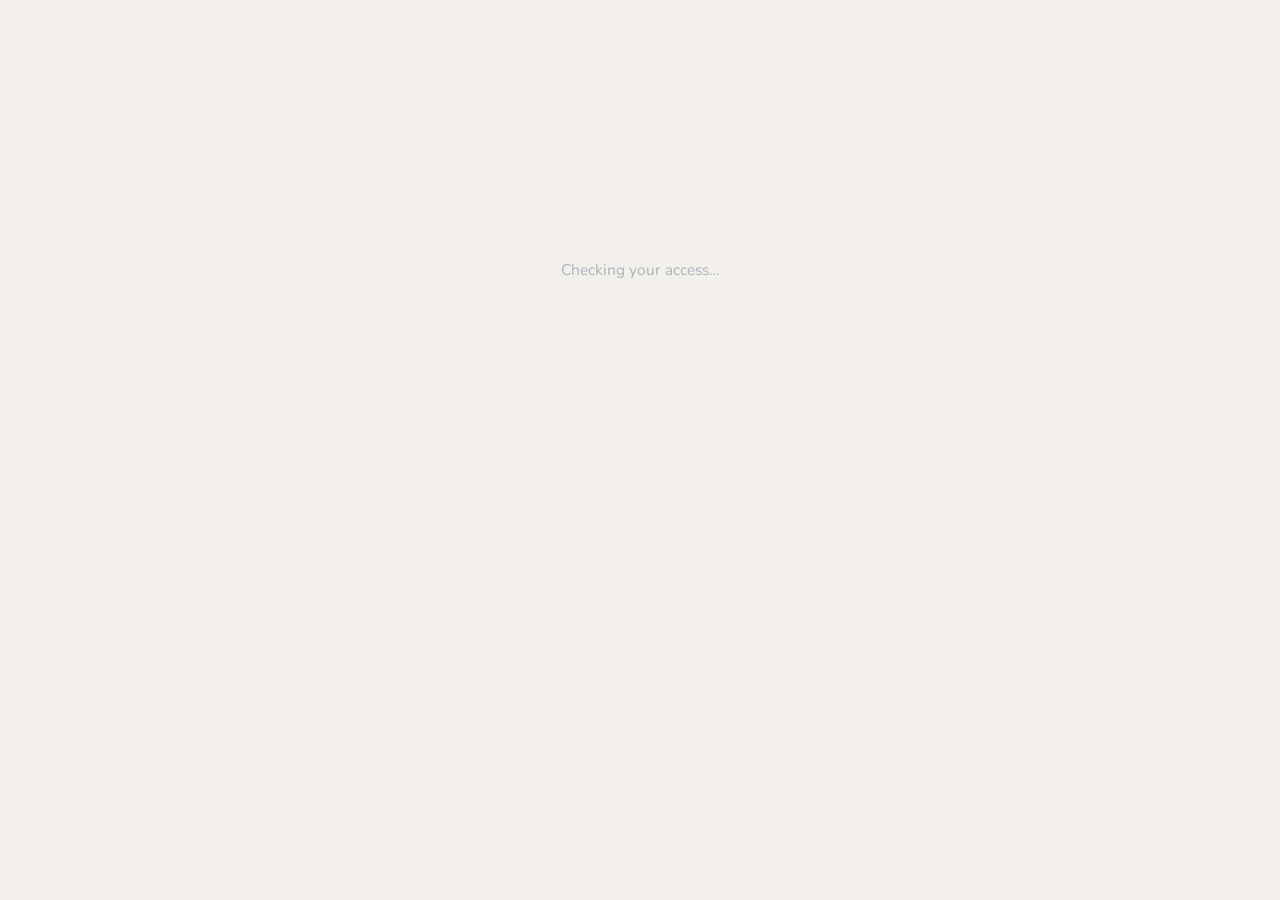
<file: admin.html>
<!doctype html>
<html lang="en">
<head>
<meta charset="utf-8">
<meta name="viewport" content="width=device-width,initial-scale=1">
<title>DewLab admin — Dew of Heaven Children&rsquo;s Garden</title>
<link rel="icon" type="image/svg+xml" href="/favicon.svg">
<link rel="apple-touch-icon" href="/favicon.svg">
<meta name="theme-color" content="#4F7C4A">
<meta property="og:type" content="website">
<meta property="og:site_name" content="DewLab">
<meta property="og:title" content="DewLab admin">
<meta property="og:description" content="Live garden sessions, hands-on builds and playful science for children in kindergarten through 6th grade, from Dew of Heaven Children's Garden in Spring, Texas.">
<meta property="og:image" content="https://talking-garden.vercel.app/og.png">
<meta property="og:url" content="https://talking-garden.vercel.app/admin.html">
<meta property="og:image:type" content="image/png">
<meta property="og:image:width" content="1200">
<meta property="og:image:height" content="630">
<meta property="og:image:alt" content="DewLab — Dew of Heaven Children's Garden">
<meta name="twitter:card" content="summary_large_image">
<meta name="twitter:title" content="DewLab admin">
<meta name="twitter:description" content="Live garden sessions, hands-on builds and playful science for children in kindergarten through 6th grade, from Dew of Heaven Children's Garden in Spring, Texas.">
<meta name="twitter:image" content="https://talking-garden.vercel.app/og.png">
<link rel="preconnect" href="https://fonts.googleapis.com">
<link rel="preconnect" href="https://fonts.gstatic.com" crossorigin>
<link href="https://fonts.googleapis.com/css2?family=Montserrat:wght@600;700;800;900&family=Nunito:wght@400;600;700;800&display=swap" rel="stylesheet">
<link rel="stylesheet" href="brand.css">
<style>
/* Same treatment as the plant lesson: the old names are kept because
   the rules below use them, but they now point at brand.css. This is
   the page DHCG shows people, so it should not be the one page still
   wearing the old identity. */
:root{
  --cream:var(--beige); --paper2:var(--beige);
  --sage:var(--green);  --sage-d:var(--green-d); --sage-l:var(--green-l);
  --sun:var(--yellow-warm); --sun-l:var(--yellow);
  --terra:var(--red);   --terra-l:var(--red-l);
  --sky:var(--blue);    --sky-l:var(--blue-l);
  --serif:var(--display);
}
*{box-sizing:border-box}
body{margin:0;background:var(--beige);color:var(--body);font-family:var(--sans);font-size:15.5px;line-height:1.6;-webkit-font-smoothing:antialiased}
h1,h2,h3,h4{font-family:var(--display);color:var(--ink);margin:0;line-height:1.15;letter-spacing:-.02em;font-weight:800}
p{margin:0}a{color:var(--sage)}
.wrap{max-width:1080px;margin:0 auto;padding:0 22px}
.btn{display:inline-flex;align-items:center;justify-content:center;gap:8px;font-family:var(--sans);font-size:14.5px;font-weight:600;padding:11px 20px;border-radius:999px;border:2px solid transparent;cursor:pointer;text-decoration:none;white-space:nowrap}
.btn-primary{background:var(--sage);color:#fff}
.btn-primary:hover{background:var(--sage-d)}
.btn-ghost{background:#fff;color:var(--ink);border-color:var(--line-d)}
.nav{background:var(--ink);color:#fff;position:sticky;top:0;z-index:40}
.nav-in{max-width:1080px;margin:0 auto;padding:13px 22px;display:flex;align-items:center;gap:16px}
.nav-in b{font-family:var(--serif);font-size:17px;color:#fff;margin-right:auto}
.nav-in b span{display:block;font-family:var(--sans);font-size:10.5px;font-weight:600;letter-spacing:.1em;text-transform:uppercase;color:rgba(255,255,255,.5)}
.nav-in a{color:rgba(255,255,255,.85);font-size:14px;font-weight:600;text-decoration:none}
.tabs{display:flex;gap:7px;padding:20px 0 0;flex-wrap:wrap}
.tab{font-family:var(--sans);font-size:14.5px;font-weight:600;padding:10px 18px;border-radius:999px;border:2px solid var(--line);background:#fff;color:var(--muted);cursor:pointer}
.tab.on{background:var(--sage);border-color:var(--sage);color:#fff}
section{padding:22px 0 60px}
.card{background:#fff;border:1px solid var(--line);border-radius:var(--r);box-shadow:var(--shadow);padding:20px;margin-bottom:16px}
.card h3{font-size:18px;margin-bottom:4px}
.card .sub{font-size:13.5px;color:var(--muted);margin-bottom:16px}
label{display:block;font-size:13px;font-weight:600;color:var(--ink);margin:12px 0 5px}
label span{font-weight:400;color:var(--faint)}
input,select{width:100%;font-family:var(--sans);font-size:14.5px;padding:10px 13px;border-radius:11px;border:2px solid var(--line);background:var(--paper2);color:var(--ink)}
input:focus,select:focus{outline:none;border-color:var(--sage);background:#fff}
.grid2{display:grid;grid-template-columns:1fr 1fr;gap:14px}
@media(max-width:700px){.grid2{grid-template-columns:1fr}}
.row{display:flex;gap:10px;align-items:center;flex-wrap:wrap;margin-top:14px}
.chk{display:flex;align-items:center;gap:8px;font-size:14px;font-weight:500;color:var(--body)}
.chk input{width:auto}
.msg{font-size:13.5px;font-weight:600;color:var(--sage);min-height:20px;margin-top:8px}
table{width:100%;border-collapse:collapse;font-size:14px}
th{text-align:left;font-size:11.5px;letter-spacing:.08em;text-transform:uppercase;color:var(--muted);padding:0 10px 9px;border-bottom:2px solid var(--line);white-space:nowrap}
td{padding:11px 10px;border-bottom:1px solid var(--line);vertical-align:top}
tr:last-child td{border-bottom:none}
.kid{font-weight:600;color:var(--ink)}
.kid small{display:block;font-weight:400;color:var(--muted);font-size:12.5px}
.pill{display:inline-block;font-size:11.5px;font-weight:700;padding:3px 9px;border-radius:99px}
.up{background:var(--sage-l);color:var(--sage-d)}
.flat{background:#F1EFE8;color:var(--muted)}
.late{background:var(--terra-l);color:#8E3D1F}
.stat{display:grid;grid-template-columns:repeat(4,1fr);gap:12px;margin-bottom:18px}
@media(max-width:720px){.stat{grid-template-columns:repeat(2,1fr)}}
.stat div{background:#fff;border:1px solid var(--line);border-radius:var(--r);padding:15px 16px}
.stat b{display:block;font-family:var(--serif);font-size:27px;color:var(--ink);line-height:1.1}
.stat small{font-size:12px;color:var(--muted);letter-spacing:.03em}
.scroll{overflow-x:auto}
.empty{text-align:center;padding:34px 20px;color:var(--muted);font-size:14.5px}
.hide{display:none}
.demo{background:var(--sun-l);border:1px solid #EBD9A8;border-radius:12px;padding:11px 15px;font-size:13.5px;color:#7A5A0C;margin:18px 0 0}
.boot{display:grid;place-items:center;min-height:60vh;color:var(--faint)}
</style>
</head>
<body>

<div id="boot" class="boot">Checking your access…</div>

<div id="app" style="display:none">
<nav class="nav">
  <div class="nav-in">
    <b>DewLab admin<span>Dew of Heaven Children's Garden</span></b>
    <a href="dashboard.html">Family view</a>
    <a href="#" id="outBtn">Log out</a>
  </div>
</nav>

<div class="wrap">
  <div id="connBanner" style="display:none;margin-top:18px;border-radius:12px;padding:12px 16px;font-size:13.5px;font-weight:600"></div>

  <div class="tabs">
    <button class="tab on" data-p="report">Student progress</button>
    <button class="tab" data-p="sessions">Sessions</button>
    <button class="tab" data-p="curriculum">Curriculum</button>
    <button class="tab" data-p="write">Write a lesson</button>
    <button class="tab" data-p="record">Record a session</button>
  </div>

  <!-- ============ REPORT ============ -->
  <section id="p-report">
    <div class="stat" id="stats"></div>
    <div class="card">
      <h3>Student progress</h3>
      <p class="sub">Every child, what they knew before, what they knew after, and when. This is the table that goes to a funder.</p>
      <div class="row" style="margin-top:0;margin-bottom:14px">
        <select id="filterTopic" style="max-width:260px"></select>
        <button class="btn btn-ghost" id="csvBtn">Download as spreadsheet</button>
      </div>
      <div class="scroll"><table id="reportTable"></table></div>
      <h3 style="margin-top:28px;font-size:16px">Which skills children gained</h3>
      <p class="sub">Each skill is tied to a Texas Essential Knowledge and Skills expectation, so a funder can see exactly what was taught.</p>
      <div class="scroll"><table id="skillTable"></table></div>
      <div class="empty hide" id="reportEmpty">No results yet. They appear as children take the before and after checks.</div>
      <p class="demo" id="reportDemo"></p>
    </div>
  </section>

  <!-- ============ SESSIONS ============ -->
  <section id="p-sessions" class="hide">
    <div class="card">
      <h3>Run your sessions</h3>
      <p class="sub">Set the date, the link and the garden word for each topic. Families see these straight away.</p>
      <label for="sTopic">Topic</label>
      <select id="sTopic"></select>

      <div class="grid2">
        <div>
          <label for="sWhen">Date &amp; time <span>(shown everywhere families see it)</span></label>
          <input id="sWhen" type="datetime-local">
        </div>
        <div>
          <label for="sWord">Garden word <span>(say it out loud during the session)</span></label>
          <input id="sWord" placeholder="sunflower">
        </div>
      </div>

      <label for="sZoom">Zoom link <span>(your personal meeting room — the same one every week)</span></label>
      <input id="sZoom" placeholder="https://us02web.zoom.us/j/1234567890">

      <label for="sMovie">Your garden film <span>(optional &mdash; leave blank and Sunny&rsquo;s animation is used instead)</span></label>
      <input id="sMovie" placeholder="https://youtu.be/xxxxxxxxxxx">

      <label for="sRec">Recording <span>(paste after the session — a YouTube unlisted link works well)</span></label>
      <input id="sRec" placeholder="https://youtu.be/xxxxxxxxxxx">

      <div class="row">
        <button class="btn btn-primary" id="sSave">Add this session</button>
        <button class="btn btn-ghost" id="sNext">Prefill next week</button>
        <button class="btn btn-ghost" id="sClear">Clear</button>
      </div>
      <div class="msg" id="sMsg"></div>
      <p class="demo" style="margin-top:14px">Each session is kept. Old garden words carry on working and old recordings are never replaced, so a family can catch up months later.</p>
    </div>

    <div class="card">
      <h3>Session history</h3>
      <p class="sub">Every session this topic has run. Paste a recording in after the day, and it stays available for good.</p>
      <div class="scroll"><table id="sessTable"></table></div>
      <p class="demo" id="familyView" style="margin-top:16px"></p>
    </div>
  </section>

  <!-- ============ CURRICULUM ============ -->
  <section id="p-curriculum" class="hide">
    <div class="card">
      <h3>What is written</h3>
      <p class="sub">Every lesson in DewLab, the skills it checks, and whether its live session is on the calendar. A lesson with no session stays shut to families.</p>
      <div class="scroll"><table id="curTable"></table></div>
    </div>

    <div class="card">
      <h3>Standards</h3>
      <p class="sub">Every skill in every lesson names one Texas student expectation, and every code below was read from 19 TAC as published &mdash; science Chapter 112 (adopted 2021) and health Chapter 115 (adopted 2020). The wording is quoted exactly. This is the table that answers &ldquo;what standard does this meet?&rdquo;</p>
      <div class="scroll"><table id="stdTable"></table></div>
    </div>
  </section>

  <!-- ============ WRITE ============ -->
  <section id="p-write" class="hide">
    <div class="card">
      <h3>Lessons</h3>
      <p class="sub">The twelve that ship with DewLab, plus anything you have changed. An edit sits on top of the original &mdash; the original is never deleted, so &ldquo;start again&rdquo; always works.</p>
      <div class="scroll"><table id="writeTable"></table></div>
      <div class="row" style="margin-top:18px">
        <button class="btn btn-primary" id="newLesson">Write a new lesson</button>
        <span class="demo" style="align-self:center">Starts an empty lesson. Copy the prompt, give it to ChatGPT or Claude with your material, and paste the answer back.</span>
      </div>
    </div>

    <div class="card hide" id="editCard">
      <h3 id="editTitle">Edit</h3>
      <p class="sub" id="editSub"></p>

      <div class="tabs" style="padding-top:0;margin-bottom:18px">
        <button class="tab on" data-e="form">Change the wording</button>
        <button class="tab" data-e="paste">Paste a whole lesson</button>
        <button class="tab" data-e="hist">History</button>
      </div>

      <!-- ---- the fields a person actually edits by hand ---- -->
      <div id="e-form">
        <div class="row"><label style="flex:1">Title<input id="fTitle"></label>
          <label style="width:150px">Grades<input id="fGrades"></label></div>
        <label>One line about it<input id="fTag"></label>
        <label>Safety line<textarea id="fSafety" rows="2"></textarea></label>

        <h3 style="font-size:16px;margin-top:24px">Skills</h3>
        <p class="sub">What a child should be able to do afterwards. Changing the wording here changes it on the certificate and the funder report.</p>
        <div id="fComps"></div>

        <h3 style="font-size:16px;margin-top:24px">The at-home build</h3>
        <div class="row"><label style="flex:1">Build title<input id="bTitle"></label>
          <label style="width:170px">How long<input id="bTime"></label></div>
        <label>One line about it<input id="bBlurb"></label>
        <div class="row"><label style="flex:1">Who helps<input id="bHelp"></label>
          <label style="flex:1">How messy<input id="bMess"></label></div>
        <label>What you need <span style="font-weight:400;color:#8A9199">(one per line)</span><textarea id="bMats" rows="5"></textarea></label>
        <label>Steps <span style="font-weight:400;color:#8A9199">(one per line, as <b>Heading | what to do</b>)</span><textarea id="bSteps" rows="7"></textarea></label>
        <label>Why it works<textarea id="bWhy" rows="3"></textarea></label>
      </div>

      <!-- ---- the whole record, for the AI route ---- -->
      <div id="e-paste" class="hide">
        <p class="sub">Give your own ChatGPT or Claude the prompt below along with your material, then paste what it gives you back into the box. Nothing is sent anywhere from this page &mdash; you are doing the asking, so there is no AI cost here.</p>
        <button class="btn btn-ghost" id="copyPrompt" style="margin-bottom:14px">Copy the prompt</button>
        <label>The lesson<textarea id="pasteBox" rows="14" spellcheck="false" style="font-family:ui-monospace,Menlo,monospace;font-size:12.5px"></textarea></label>
        <button class="btn btn-ghost" id="loadCurrent">Load the current lesson into the box</button>
      </div>

      <div id="e-hist" class="hide">
        <p class="sub">Every save is kept. Load an older one back into the editor if a change did not work out.</p>
        <div class="scroll"><table id="histTable"></table></div>
      </div>

      <div id="editProblems" class="hide" style="margin-top:18px;border-radius:12px;padding:14px 16px;background:#FBE7DE;border:1px solid #F2CDBA"></div>

      <div class="row" style="margin-top:22px">
        <button class="btn btn-primary" id="saveLesson">Check and save</button>
        <label style="display:flex;align-items:center;gap:8px;font-weight:600;font-size:14px">
          <input type="checkbox" id="fPublish" style="width:auto"> Show it to families
        </label>
        <button class="btn btn-ghost" id="revertLesson" style="margin-left:auto">Start again from the original</button>
        <button class="btn btn-ghost" id="closeEdit">Close</button>
      </div>
    </div>
  </section>

  <!-- ============ RECORD ============ -->
  <section id="p-record" class="hide">
    <div class="card">
      <h3>Record a session</h3>
      <p class="sub">Five minutes each. Once a recording is in, that lesson opens to families straight away &mdash; they do not have to wait for a date in the diary. When you do run it live, the recording stays put so anyone who misses it can still catch up.</p>
      <div class="row" style="margin-top:0">
        <select id="recTopic" style="max-width:320px"></select>
      </div>
      <div id="recSheet"></div>
    </div>

    <div class="card">
      <h3>Open everything, for now</h3>
      <p class="sub">Normally a lesson stays shut until its live session is on the calendar or a recording is loaded &mdash; so families cannot wander into a workshop that has not happened. This throws all twelve open to everyone, with no secret word, which is what you want when somebody is trying the platform out. Turn it off again when real sessions start.</p>
      <div class="row" style="margin-top:0">
        <button class="btn btn-primary" id="openAll">Open all twelve now</button>
        <button class="btn btn-ghost" id="closeAll">Put the gates back</button>
      </div>
      <div id="openMsg" style="font-size:13.5px;font-weight:600;margin-top:10px"></div>
    </div>

    <div class="card">
      <h3>The read-aloud voice</h3>
      <p class="sub">Until a lesson has your own recording, the site reads it with the voice built into whatever device the family is using. This picks the best one available and lets you hear it. <b>It only changes this browser</b> &mdash; you cannot set the voice for families from here.</p>
      <div class="row" style="margin-top:0">
        <select id="voicePick" style="max-width:320px"></select>
        <button class="btn btn-ghost" id="voiceTry">Hear it</button>
        <button class="btn btn-ghost" id="voiceAuto">Use the best one</button>
      </div>
      <p class="demo" id="voiceNote" style="margin-top:12px"></p>
    </div>
  </section>
</div>
</div>

<script src="worlds.js"></script>
<script src="lessons.js"></script>
<script src="content.js"></script>
<script src="audio.js"></script>
<script src="session.js"></script>
<script src="teks.js"></script>
<script src="quiz.js"></script>
<script src="config.js"></script>
<script src="auth.js"></script>
<script>
/* The twelve lessons, read from lessons.js. This list used to be
   typed out here and had drifted — it still offered Butterfly, Frog
   and Garden to Kitchen, none of which exist, so a session scheduled
   against one of them would never have appeared to a family. */
var TOPICS = (window.LESSONS ? LESSONS.list() : []).map(function(L){
  var w = (window.WORLDS||[]).filter(function(x){ return x.key===L.world; })[0] || {};
  return { slug:L.slug, name:L.title, world:w.name||L.world, guide:w.guide||'',
           needsStandards: !!L.standardsTodo };
});
function esc(v){ return String(v==null?'':v).replace(/[&<>"]/g,function(c){return{'&':'&amp;','<':'&lt;','>':'&gt;','"':'&quot;'}[c]}); }
function nameOf(slug){ var t=TOPICS.filter(function(x){return x.slug===slug})[0]; return t?t.name:slug; }
function fmt(d){ return d ? new Date(d).toLocaleDateString('en-US',{month:'short',day:'numeric',year:'numeric'}) : '—'; }

/* ---------- curriculum ----------
   The answer to "what exactly are the skills?" — every lesson, every
   skill, in one table, with the standards that still need checking
   kept visibly separate from the six that were verified. */
function drawCurriculum(){
  var rows = TOPICS.map(function(t){
    var L = LESSONS[t.slug];
    var sess = window.TGSession ? TGSession.forTopic(t.slug) : [];
    var next = window.TGSession ? TGSession.next(t.slug) : null;
    var when = next ? fmt(next.starts_at) : (sess.length ? 'ran ' + fmt(sess[0].starts_at) : '—');
    var state = sess.length ? (next ? 'Scheduled' : 'Catch-up') : 'Not scheduled';
    /* The plant lesson keeps its skills in quiz.js, so ask the quiz
       rather than the lesson record — otherwise its column showed
       standards codes where every other row shows skills. */
    var comps = (L.competencies && L.competencies.length)
                ? L.competencies
                : (window.TGQuiz ? TGQuiz.settings.competencies(t.slug) : []);
    var skills = comps.map(function(c){ return c.label; });
    return '<tr>'+
      '<td><b>'+esc(t.world)+'</b><br><span style="color:#8A9199">'+esc(t.guide)+'</span></td>'+
      '<td><b>'+esc(L.title)+'</b><br><span style="color:#8A9199">'+esc(L.grades||'')+
        ' &middot; '+(L.activities?L.activities.length:6)+' activities</span></td>'+
      '<td>'+ (skills.length
              ? '<ol style="margin:0;padding-left:17px">'+skills.map(function(k){ return '<li>'+esc(k)+'</li>'; }).join('')+'</ol>'
              : '&mdash;') +'</td>'+
      '<td>'+esc(state)+'<br><span style="color:#8A9199">'+esc(when)+'</span></td>'+
      '</tr>';
  }).join('');
  document.getElementById('curTable').innerHTML =
    '<thead><tr><th>World</th><th>Lesson</th><th>Skills it checks</th><th>Live session</th></tr></thead><tbody>'+rows+'</tbody>';

  /* One row per skill, not per lesson: a funder asks what a child
     demonstrated, and a child demonstrates a skill, not a lesson. */
  var std = TOPICS.map(function(t){
    var L = LESSONS[t.slug];
    var comps = (L.competencies && L.competencies.length)
              ? L.competencies
              : (window.TGQuiz ? TGQuiz.settings.competencies(t.slug) : []);
    return comps.map(function(c, i){
      var se = (window.TEKS && TEKS.se[c.teks]) || null;
      return '<tr>'+
        (i ? '' : '<td rowspan="'+comps.length+'"><b>'+esc(L.title)+'</b><br>'+
                  '<span style="color:#8A9199">'+esc(t.world)+'</span></td>')+
        '<td>'+esc(c.label)+'</td>'+
        '<td style="white-space:nowrap"><b>'+esc(c.teks||'\u2014')+'</b>'+
          (se ? '<br><span style="color:#8A9199">'+esc(se.subject||'Science')+' &middot; '+esc(se.grade)+'</span>' : '')+'</td>'+
        '<td style="color:#55606B">'+(se ? esc(se.text) : '&mdash;')+'</td>'+
      '</tr>';
    }).join('');
  }).join('');
  document.getElementById('stdTable').innerHTML =
    '<thead><tr><th>Lesson</th><th>Skill</th><th>Student expectation</th><th>As published in 19 TAC</th></tr></thead><tbody>'+std+'</tbody>';
}

/* ---------- writing a lesson ----------
   Two ways in, because two different jobs.

   Changing the wording is a form: the fields a person actually reaches
   for — a title, a safety line, the steps of a build. It cannot break
   a lesson's shape.

   Pasting a whole lesson is the AI route DHCG asked for. Staff give
   their own ChatGPT or Claude the prompt below with their material,
   and paste the result back. Nothing leaves this page, so there is no
   API cost to DHCG and a person reads it before it ships.

   Either way it goes through the same validation in content.js. A
   saved lesson that crashes a page is worse than an unedited one. */

var editing = null;

var SYSTEM_PROMPT = [
'You are writing one lesson for DewLab, the learning platform of Dew of Heaven Children’s Garden in Spring, Texas.',
'',
'Return ONE JSON object and nothing else. No commentary, no code fence.',
'',
'SHAPE',
'{',
'  "slug": "lowercase letters and numbers only, no spaces",',
'  "world": "one of: grow, protect, soil, create, nourish, preserve",',
'  "n": 1,',
'  "title": "short and plain",',
'  "tagline": "one sentence a child would understand",',
'  "grades": "K–3",',
'  "safety": "the real risk in this lesson, in one or two sentences",',
'  "sources": [{"name":"...","url":"..."}],',
'  "competencies": [{"id":"short","label":"Knows / Can ... — what a child can do afterwards","teks":"3.10(B)"}],',
'  "bank": [{"c":"skill id","q":"the question","opts":[{"e":"&#127793;","t":"answer","ok":1},{"e":"&#128167;","t":"wrong"},{"e":"&#9728;&#65039;","t":"wrong"}]}],',
'  "build": {"title":"...","blurb":"...","time":"...","help":"...","mess":"...",',
'            "materials":["..."],"steps":[["Heading","What to do"]],"why":"why it works"},',
'  "activities": [',
'    {"id":"x1","type":"order","title":"...","teaches":"...","prompt":"...","items":[{"e":"&#127793;","t":"..."}]},',
'    {"id":"x2","type":"sort","title":"...","teaches":"...","prompt":"...",',
'     "bins":[{"id":"a","label":"...","e":"&#9989;"}],"items":[{"e":"&#127793;","t":"...","bin":"a"}]},',
'    {"id":"x3","type":"match","title":"...","teaches":"...","prompt":"...",',
'     "pairs":[{"a":{"e":"&#127793;","t":"..."},"b":{"t":"..."}}]},',
'    {"id":"x4","type":"pick","title":"...","teaches":"...",',
'     "questions":[{"q":"...","opts":[{"e":"&#9989;","t":"right","ok":1},{"e":"&#10060;","t":"wrong"}],',
'                   "why":"a real explanation, not just the answer repeated"}]}',
'  ]',
'}',
'',
'RULES',
'0. EVERY competency must carry a "teks" code, and it must be one of the codes',
'   listed under VALID TEKS CODES below. Do not invent a code, do not guess one,',
'   and do not use a code that looks right but is not on the list. If nothing on',
'   the list fits the skill, change the skill to one that does. A made-up code',
'   reaches a funder report and is worse than no code at all.',
'1. Exactly four competencies, and at least FOUR questions per competency.',
'   The before-check and after-check draw different questions for the same',
'   skill, so fewer than four means the after-check repeats the before-check.',
'2. Every question has exactly one option with "ok": 1, and at least three options.',
'3. Emoji are HTML entities like &#127793;. Check that the picture matches the',
'   word — a mousetrap where a seed is meant is worse than no picture.',
'4. At least three activities, using at least two different types.',
'5. Every "why" in a pick activity explains the reasoning. Never restate the answer.',
'6. Age: kindergarten to 6th grade. Pictures over paragraphs, one idea per question.',
'7. Say "a grown-up", not "your parent". Some children are with a grandparent or a carer.',
'8. NEVER write a food preservation safety number — no canning times, temperatures',
'   or acidity levels. If a lesson needs one, link to nchfp.uga.edu instead.',
'9. The build must be doable at home with ordinary things, and its "why" should',
'   explain the science, not just praise the child.',
'',
'MATERIAL',
'Write the lesson from the material below. If it does not cover something the',
'shape needs, say so at the end in one line after the JSON rather than inventing it.'
].join('\n');

function drawWrite(){
  var rows = TOPICS.map(function(t){
    var L = LESSONS[t.slug];
    var edited = window.TGContent && TGContent.isEdited(t.slug);
    var comps = (L.competencies && L.competencies.length) ? L.competencies
              : (window.TGQuiz ? TGQuiz.settings.competencies(t.slug) : []);
    return '<tr>'+
      '<td><b>'+esc(L.title)+'</b><br><span style="color:#8A9199">'+esc(t.world)+' &middot; '+esc(L.grades||'')+'</span></td>'+
      '<td>'+comps.length+' skills<br><span style="color:#8A9199">'+((L.bank||[]).length||'—')+' questions</span></td>'+
      '<td>'+(L.legacy
              ? '<span style="color:#8A9199">Built in code</span>'
              : (edited ? '<span style="color:#4A6E33;font-weight:700">Edited</span>'
                        : '<span style="color:#8A9199">As shipped</span>'))+'</td>'+
      '<td>'+(L.legacy ? '' :
        '<button class="btn btn-ghost editBtn" data-s="'+esc(t.slug)+'" style="padding:8px 16px;font-size:13px">Edit</button>')+'</td>'+
    '</tr>';
  }).join('');
  document.getElementById('writeTable').innerHTML =
    '<thead><tr><th>Lesson</th><th>Size</th><th>State</th><th></th></tr></thead><tbody>'+rows+'</tbody>';

  [].forEach.call(document.querySelectorAll('.editBtn'), function(b){
    b.onclick = function(){ openEditor(b.dataset.s); };
  });

  var nb = document.getElementById('newLesson');
  if (nb) nb.onclick = function(){
    openEditor(null);
    /* Land on "Paste a whole lesson" — writing one by hand in the form
       is possible but nobody starts a lesson that way. */
    var tab = document.querySelector('[data-e="paste"]');
    if (tab) tab.click();
    document.getElementById('editCard').scrollIntoView({block:'start'});
  };
}

function lines(a){ return (a||[]).join('\n'); }
function unlines(v){ return String(v||'').split('\n').map(function(x){ return x.trim(); }).filter(Boolean); }

/* An empty lesson, shaped correctly so the editor has something to
   draw. It will not pass validation as it stands — that is the point.
   She fills it in, or pastes one over the top of it. */
function blankLesson(){
  return { slug:'', world:'grow', n:1, title:'', tagline:'', grades:'',
           safety:'', sources:[], competencies:[], bank:[], activities:[],
           builds:[{ title:'', blurb:'', materials:[], steps:[], why:'' }],
           isNew:true };
}

function openEditor(slug){
  editing = slug === null ? blankLesson()
                          : JSON.parse(JSON.stringify(LESSONS[slug]));
  delete editing.edited;
  var L = editing;

  document.getElementById('editCard').classList.remove('hide');
  document.getElementById('editTitle').textContent =
    L.isNew ? 'A new lesson' : ('Editing: ' + L.title);
  document.getElementById('editSub').textContent =
    'Changes are checked before they save. Nothing reaches a family until "Show it to families" is ticked.';

  document.getElementById('fTitle').value  = L.title || '';
  document.getElementById('fGrades').value = L.grades || '';
  document.getElementById('fTag').value    = L.tagline || '';
  document.getElementById('fSafety').value = L.safety || '';

  document.getElementById('fComps').innerHTML = (L.competencies||[]).map(function(c,i){
    return '<label>Skill '+(i+1)+(c.teks?' <span style="font-weight:400;color:#8A9199">· '+esc(c.teks)+'</span>':'')+
           '<input class="compIn" data-i="'+i+'" value="'+esc(c.label)+'"></label>';
  }).join('');

  var b = L.build || {};
  document.getElementById('bTitle').value = b.title || '';
  document.getElementById('bTime').value  = b.time || '';
  document.getElementById('bBlurb').value = b.blurb || '';
  document.getElementById('bHelp').value  = b.help || '';
  document.getElementById('bMess').value  = b.mess || '';
  document.getElementById('bMats').value  = lines(b.materials);
  document.getElementById('bSteps').value = (b.steps||[]).map(function(s){ return s[0]+' | '+s[1]; }).join('\n');
  document.getElementById('bWhy').value   = b.why || '';

  document.getElementById('pasteBox').value = '';
  document.getElementById('editProblems').classList.add('hide');
  document.getElementById('fPublish').checked = !!(window.TGContent && TGContent.isEdited(slug));
  document.getElementById('editCard').scrollIntoView({behavior:'smooth'});
  drawHistory(slug);
}

/* Read the form back onto the record being edited. The paste box wins
   when it has something in it, because that is the whole lesson. */
function collect(){
  var pasted = document.getElementById('pasteBox').value.trim();
  if (pasted){
    var L;
    try{ L = JSON.parse(pasted); }
    catch(e){ return { err:['That is not valid JSON. '+e.message] }; }
    return { L:L };
  }
  var L = editing;
  L.title   = document.getElementById('fTitle').value.trim();
  L.grades  = document.getElementById('fGrades').value.trim();
  L.tagline = document.getElementById('fTag').value.trim();
  L.safety  = document.getElementById('fSafety').value.trim();
  [].forEach.call(document.querySelectorAll('.compIn'), function(inp){
    L.competencies[+inp.dataset.i].label = inp.value.trim();
  });
  L.build = L.build || {};
  L.build.title = document.getElementById('bTitle').value.trim();
  L.build.time  = document.getElementById('bTime').value.trim();
  L.build.blurb = document.getElementById('bBlurb').value.trim();
  L.build.help  = document.getElementById('bHelp').value.trim();
  L.build.mess  = document.getElementById('bMess').value.trim();
  L.build.materials = unlines(document.getElementById('bMats').value);
  L.build.why   = document.getElementById('bWhy').value.trim();
  L.build.steps = unlines(document.getElementById('bSteps').value).map(function(row){
    var i = row.indexOf('|');
    return i < 0 ? [row, ''] : [row.slice(0,i).trim(), row.slice(i+1).trim()];
  });
  return { L:L };
}

function showProblems(list){
  var box = document.getElementById('editProblems');
  if (!list || !list.length){ box.classList.add('hide'); return; }
  box.classList.remove('hide');
  box.innerHTML = '<b style="color:#B8481B">Not saved — '+list.length+
    (list.length===1?' thing to fix':' things to fix')+'</b><ul style="margin:9px 0 0;padding-left:19px">'+
    list.map(function(t){ return '<li style="font-size:14px;margin-bottom:4px">'+esc(t)+'</li>'; }).join('')+'</ul>';
}

async function drawHistory(slug){
  var rows = await TGContent.history(slug);
  document.getElementById('histTable').innerHTML = rows.length
    ? '<thead><tr><th>Saved</th><th>Title then</th><th></th></tr></thead><tbody>'+
      rows.map(function(r){
        return '<tr><td>'+fmt(r.saved_at)+'</td><td>'+esc((r.data&&r.data.title)||'—')+'</td>'+
          '<td><button class="btn btn-ghost histBtn" data-id="'+r.id+'" style="padding:7px 14px;font-size:13px">Load into the box</button></td></tr>';
      }).join('')+'</tbody>'
    : '<tbody><tr><td style="color:#8A9199">Nothing saved yet.</td></tr></tbody>';
  [].forEach.call(document.querySelectorAll('.histBtn'), function(b){
    b.onclick = function(){
      var r = rows.filter(function(x){ return String(x.id)===b.dataset.id; })[0];
      if (!r) return;
      document.getElementById('pasteBox').value = JSON.stringify(r.data, null, 2);
      [].forEach.call(document.querySelectorAll('[data-e]'), function(x){ x.className='tab'; });
      document.querySelector('[data-e="paste"]').className='tab on';
      ['form','paste','hist'].forEach(function(k){
        document.getElementById('e-'+k).classList.toggle('hide', k!=='paste'); });
    };
  });
}

/* The prompt she copies carries the REAL list of codes, read out of
   teks.js at the moment she clicks. Emailing her a document instead
   would go stale the first time the table changes, and a stale list
   produces lessons the validator then rejects — which feels like the
   tool is broken rather than the prompt being old. */
function fullPrompt(){
  var se = (window.TEKS && window.TEKS.se) || {};
  var codes = Object.keys(se).sort();
  if (!codes.length) return SYSTEM_PROMPT;
  var lines = ['', 'VALID TEKS CODES — use only these, exactly as written:'];
  codes.forEach(function(c){
    lines.push('  ' + c + '  (' + se[c].grade + ', ' + (se[c].subject||'Science') + ')  ' +
               String(se[c].text||'').slice(0,110));
  });
  lines.push('');
  lines.push('If none of these fits the skill you want to teach, change the skill.');
  lines.push('Do not invent a code.');
  return SYSTEM_PROMPT + lines.join('\n');
}

/* ---------- editor controls ---------- */
function wireEditor(){
  [].forEach.call(document.querySelectorAll('[data-e]'), function(b){
    b.onclick = function(){
      [].forEach.call(document.querySelectorAll('[data-e]'), function(x){ x.className='tab'; });
      b.className='tab on';
      ['form','paste','hist'].forEach(function(k){
        document.getElementById('e-'+k).classList.toggle('hide', k!==b.dataset.e); });
    };
  });

  document.getElementById('copyPrompt').onclick = async function(){
    var text = fullPrompt();
    try{ await navigator.clipboard.writeText(text); this.textContent='Copied — paste it into ChatGPT or Claude'; }
    catch(e){
      /* Clipboard is blocked in some browsers. Show it instead of
         failing silently, so the prompt is still gettable. */
      document.getElementById('pasteBox').value = text;
      this.textContent='Put it in the box below — copy it from there';
    }
    var b=this; setTimeout(function(){ b.textContent='Copy the prompt'; }, 4000);
  };

  document.getElementById('loadCurrent').onclick = function(){
    document.getElementById('pasteBox').value = JSON.stringify(editing, null, 2);
  };

  document.getElementById('closeEdit').onclick = function(){
    document.getElementById('editCard').classList.add('hide');
    editing = null;
  };

  document.getElementById('saveLesson').onclick = async function(){
    var got = collect();
    if (got.err){ showProblems(got.err); return; }
    var btn = this; btn.disabled = true; btn.textContent = 'Checking…';
    var res = await TGContent.save(got.L, document.getElementById('fPublish').checked);
    btn.disabled = false; btn.textContent = 'Check and save';
    if (!res.ok){ showProblems(res.problems); return; }
    showProblems(null);
    editing = got.L;
    btn.textContent = 'Saved';
    setTimeout(function(){ btn.textContent='Check and save'; }, 2500);
    drawWrite(); drawCurriculum(); drawHistory(got.L.slug);
  };

  document.getElementById('revertLesson').onclick = async function(){
    if (!editing) return;
    if (!confirm('Throw away every change to "'+editing.title+'" and go back to the lesson as shipped?')) return;
    var r = await TGContent.revert(editing.slug);
    if (r !== true){ showProblems([String(r)]); return; }
    openEditor(editing.slug);
    drawWrite(); drawCurriculum();
  };
}

/* ---------- the run sheet ----------
   What Ms. Nia actually does in front of the camera. Written against
   the four skills the lesson checks, so the session is part of the
   lesson rather than a separate event that happens near it. */
function guideOf(slug){
  var L = LESSONS[slug];
  var w = (window.WORLDS||[]).filter(function(x){ return L && x.key===L.world; })[0];
  return (L && L.movie && L.movie.guide) || (w && w.guide) || 'The guide';
}

function drawRecord(){
  var sel = document.getElementById('recTopic');
  if (!sel.options.length){
    sel.innerHTML = TOPICS.map(function(t){
      var has = LESSONS[t.slug] && LESSONS[t.slug].session;
      return '<option value="'+t.slug+'">'+esc(t.world)+' · '+esc(t.name)+
             (has ? '' : ' — no run sheet yet')+'</option>'; }).join('');
    sel.onchange = drawRecord;
    var first = TOPICS.filter(function(t){ return LESSONS[t.slug] && LESSONS[t.slug].session; })[0];
    if (first) sel.value = first.slug;
  }
  var L = LESSONS[sel.value], S = L && L.session, host = document.getElementById('recSheet');
  if (!S){
    host.innerHTML = '<div class="empty">No run sheet written for this lesson yet.</div>';
    return;
  }

  host.innerHTML =
    '<div class="row" style="align-items:flex-end">'+
      '<label style="flex:1">Paste the recording link (YouTube or Vimeo)'+
        '<input id="recUrl" placeholder="https://youtu.be/…" value="'+esc(S.url||'')+'"></label>'+
      '<label style="width:190px">The secret word you say'+
        '<input id="recWord" placeholder="e.g. sunflower" value="'+esc(S.word||'')+'"></label>'+
      '<button class="btn btn-primary" id="recSave">Save</button>'+
    '</div>'+

    /* The animated opener is a separate thing from the five-minute
       session: one is the guide explaining the idea, the other is Ms.
       Nia in the garden. Both slots, side by side, so it is obvious
       they are not the same video. */
    '<div class="row" style="align-items:flex-end;margin-top:6px">'+
      '<label style="flex:1">'+esc(guideOf(sel.value))+'&rsquo;s animated film '+
        '<span style="font-weight:400;color:#8A9199">(made in Canva or anywhere &mdash; paste the link)</span>'+
        '<input id="filmUrl" placeholder="https://youtu.be/… or a Canva share link" value="'+esc((L.movie&&L.movie.url)||'')+'"></label>'+
    '</div>'+
    '<p class="demo" style="margin-top:6px">Until a film is pasted here, the lesson plays the simple animation drawn in code. A real one replaces it the moment you save.</p>'+
    '<div id="recMsg" style="font-size:13.5px;font-weight:600;margin-top:8px"></div>'+

    '<h3 style="margin-top:28px;font-size:16px">Before you press record</h3>'+
    '<ul style="margin:0 0 6px;padding-left:19px;font-size:14.5px">'+
      S.kit.map(function(k){ return '<li>'+esc(k)+'</li>'; }).join('')+
    '</ul>'+

    '<h3 style="margin-top:24px;font-size:16px">'+S.minutes+' minutes, beat by beat</h3>'+
    '<div class="scroll"><table><thead><tr><th style="width:60px">Time</th><th>What you do</th><th style="width:110px">Skill</th></tr></thead><tbody>'+
      S.runsheet.map(function(r){
        var se = r[3] && window.TEKS && TEKS.se[r[3]];
        return '<tr'+(/SECRET/.test(r[1])?' style="background:var(--sun-l)"':'')+'>'+
          '<td style="font-weight:800;color:var(--sage-d)">'+esc(r[0])+'</td>'+
          '<td><b>'+esc(r[1])+'</b><br><span style="color:#5A6470">'+esc(r[2])+'</span></td>'+
          '<td>'+(r[3] ? '<b>'+esc(r[3])+'</b>'+(se?'<br><span style="color:#8A9199;font-size:12px">'+esc(se.grade)+'</span>':'') : '')+'</td>'+
        '</tr>'; }).join('')+
    '</tbody></table></div>'+

    (S.dont ? '<h3 style="margin-top:24px;font-size:16px">Leave these out</h3>'+
      '<p class="sub" style="margin-bottom:8px">The lesson already covers them somewhere else. Repeating them costs you a minute you need.</p>'+
      '<ul style="margin:0;padding-left:19px;font-size:14.5px">'+
        S.dont.map(function(d){ return '<li>'+esc(d)+'</li>'; }).join('')+'</ul>' : '');

  document.getElementById('recSave').onclick = async function(){
    var msg = document.getElementById('recMsg');
    var copy = JSON.parse(JSON.stringify(L));
    copy.session = copy.session || {};
    copy.session.url  = document.getElementById('recUrl').value.trim();
    copy.session.word = document.getElementById('recWord').value.trim().toLowerCase();
    var fu = document.getElementById('filmUrl');
    if (fu){ copy.movie = copy.movie || {}; copy.movie.url = fu.value.trim(); }
    this.disabled = true; this.textContent = 'Saving…';
    var res = await TGContent.save(copy, true);
    this.disabled = false; this.textContent = 'Save';
    if (res.ok){
      msg.style.color = '#4A6E33';
      msg.textContent = copy.session.url
        ? '✅ Saved. This lesson is now open to families.'
        : '✅ Saved.';
    } else {
      msg.style.color = '#B8481B';
      msg.textContent = res.problems.join(' ');
    }
  };
}

/* ---------- the read-aloud voice ----------
   Browsers ship anything from good neural voices to the 1980s novelty
   ones. Left alone the browser often picks badly, which is most of why
   the read-aloud sounded cheap. This shows what is actually available
   here, best first, and lets you hear one before choosing it. */
function drawVoices(){
  var sel = document.getElementById('voicePick');
  if (!sel || !window.TGAudio) return;
  var list = TGAudio.voices();
  if (!list.length){
    sel.innerHTML = '<option>No English voices found on this device</option>';
    return;
  }
  var cur = TGAudio.voiceName();
  sel.innerHTML = list.map(function(v){
    return '<option value="'+esc(v.uri)+'"'+(v.name===cur?' selected':'')+'>'+
           esc(v.name)+' · '+esc(v.lang)+'</option>'; }).join('');

  var best = list[0];
  var note = document.getElementById('voiceNote');
  /* A device with only the low-quality built-ins is the common case,
     and downloading a better one is free and takes two minutes. Say so
     rather than leaving it sounding robotic. */
  note.innerHTML = best.score >= 45
    ? 'This device has a good natural voice available.'
    : 'These are all basic built-in voices. On a Mac you can download a much better one free: '+
      '<b>System Settings &rarr; Accessibility &rarr; Spoken Content &rarr; System Voice &rarr; Manage Voices</b>, '+
      'then pick an English voice marked <b>Premium</b> or <b>Enhanced</b>. It will appear in this list afterwards.';
}

function wireVoices(){
  var sel = document.getElementById('voicePick');
  if (!sel || !window.TGAudio) return;
  sel.onchange = function(){ TGAudio.setVoice(sel.value); };
  document.getElementById('voiceTry').onclick = function(){
    TGAudio.setEnabled(true);
    TGAudio.setVoice(sel.value);
    TGAudio.say('Hi, I am Root. Every seed has weather it likes. Lettuce likes it cool.');
  };
  document.getElementById('voiceAuto').onclick = function(){
    TGAudio.setVoice(null); drawVoices();
    TGAudio.setEnabled(true);
    TGAudio.say('This is the best voice on this device.');
  };
}

/* ---------- open house ----------
   Every lesson at once, so somebody can walk the whole platform
   without twelve sessions existing first. Written through the same
   content layer as any other edit, so it is visible, reversible and
   recorded in the history. */
async function setAllOpen(open){
  var msg = document.getElementById('openMsg');
  var btns = [document.getElementById('openAll'), document.getElementById('closeAll')];
  btns.forEach(function(b){ b.disabled = true; });
  msg.style.color = '#4A5A66';

  var list = TOPICS.filter(function(t){ return !!LESSONS[t.slug]; });
  var done = 0, failed = [];
  for (var i = 0; i < list.length; i++){
    msg.textContent = (open ? 'Opening ' : 'Closing ') + (i+1) + ' of ' + list.length + '…';
    var copy = JSON.parse(JSON.stringify(LESSONS[list[i].slug]));
    copy.open = !!open;
    var res = await TGContent.save(copy, true);
    if (res.ok) done++; else failed.push(list[i].name + ': ' + res.problems[0]);
  }

  btns.forEach(function(b){ b.disabled = false; });
  if (failed.length){
    msg.style.color = '#B8481B';
    msg.textContent = done + ' saved, ' + failed.length + ' failed — ' + failed[0];
  } else {
    msg.style.color = '#4A6E33';
    msg.textContent = open
      ? '✅ All ' + done + ' lessons are open to families right now. No secret word needed.'
      : '✅ Gates back on. A lesson opens again once its session is scheduled or its recording is in.';
  }
  drawWrite(); drawCurriculum();
}

function wireOpenHouse(){
  var a = document.getElementById('openAll'), b = document.getElementById('closeAll');
  if (a) a.onclick = function(){ setAllOpen(true); };
  if (b) b.onclick = function(){ setAllOpen(false); };
}

/* ---------- tabs ---------- */
[].forEach.call(document.querySelectorAll('.tab'), function(b){
  b.onclick=function(){
    [].forEach.call(document.querySelectorAll('.tab'),function(x){x.className='tab'});
    b.className='tab on';
    document.getElementById('p-report').classList.toggle('hide', b.dataset.p!=='report');
    document.getElementById('p-sessions').classList.toggle('hide', b.dataset.p!=='sessions');
    document.getElementById('p-curriculum').classList.toggle('hide', b.dataset.p!=='curriculum');
    document.getElementById('p-write').classList.toggle('hide', b.dataset.p!=='write');
    if (b.dataset.p==='curriculum') drawCurriculum();
    if (b.dataset.p==='write') drawWrite();
    document.getElementById('p-record').classList.toggle('hide', b.dataset.p!=='record');
    if (b.dataset.p==='record'){ drawRecord(); drawVoices(); }
  };
});

/* ---------- report data ----------
   Demo mode reads what this browser recorded so the panel can be
   demonstrated without a database. Connected, it reads child_progress
   across every family, which row level security allows only for admins. */
async function loadReport(){
  if (window.TG_DEMO) return demoRows();
  try{
    var mod=await import('https://esm.sh/@supabase/supabase-js@2');
    var c=mod.createClient(TG_CONFIG.SUPABASE_URL, TG_CONFIG.SUPABASE_ANON_KEY);
    var r=await c.from('child_progress').select('*').order('child_name');
    if(r.error) throw r.error;
    return (r.data||[]).map(function(x){
      return { child:x.child_name, grade:x.grade, topic:x.topic||nameOf(x.topic_slug), slug:x.topic_slug,
               before:x.before_score, beforeOf:x.before_out_of, beforeAt:x.before_date,
               after:x.after_score,  afterOf:x.after_out_of,  afterAt:x.after_date };
    });
  }catch(e){ return []; }
}

function demoRows(){
  var out=[], sess=TG.session();
  var kids=(sess&&sess.profile.children)||[];
  TOPICS.forEach(function(t){
    kids.forEach(function(k){
      var pre=TGQuiz.result(t.slug,'pre',k.name), post=TGQuiz.result(t.slug,'post',k.name);
      if(!pre && !post) return;
      var pAt=null, qAt=null;
      try{ pAt=localStorage.getItem('tg_pre_'+t.slug+'_at'); }catch(e){}
      var bS=null,aS=null;
      try{ bS=JSON.parse(localStorage.getItem('tg_comp_'+t.slug+'_pre_'+k.name)); }catch(e){}
      try{ aS=JSON.parse(localStorage.getItem('tg_comp_'+t.slug+'_post_'+k.name)); }catch(e){}
      out.push({ child:k.name, grade:k.grade, topic:t.name, slug:t.slug, beforeSkills:bS, afterSkills:aS,
                 before:pre?+pre.split('/')[0]:null, beforeOf:pre?+pre.split('/')[1]:null, beforeAt:pAt,
                 after:post?+post.split('/')[0]:null, afterOf:post?+post.split('/')[1]:null, afterAt:qAt,
                 late:(function(){ try{ return localStorage.getItem('tg_pre_'+t.slug+'_late')==='1'; }catch(e){ return false; } })() });
    });
  });
  return out;
}

var ROWS=[];
function drawReport(){
  var filter=document.getElementById('filterTopic').value;
  var rows=ROWS.filter(function(r){ return !filter || r.slug===filter; });

  var withBoth=rows.filter(function(r){ return r.before!=null && r.after!=null; });
  var gain=withBoth.length
    ? Math.round(withBoth.reduce(function(a,r){ return a+(r.after-r.before); },0)/withBoth.length*10)/10
    : 0;
  document.getElementById('stats').innerHTML=
    '<div><b>'+new Set(rows.map(function(r){return r.child})).size+'</b><small>Children</small></div>'+
    '<div><b>'+rows.filter(function(r){return r.before!=null}).length+'</b><small>Before-checks</small></div>'+
    '<div><b>'+withBoth.length+'</b><small>Completed both</small></div>'+
    '<div><b>'+(gain>0?'+':'')+gain+'</b><small>Avg skills gained</small></div>';

  drawSkills(rows);

  var t=document.getElementById('reportTable');
  document.getElementById('reportEmpty').classList.toggle('hide', rows.length>0);
  if(!rows.length){ t.innerHTML=''; return; }

  t.innerHTML='<thead><tr><th>Child</th><th>Topic</th><th>Before</th><th>Date</th>'+
    '<th>After</th><th>Date</th><th>Gained</th></tr></thead><tbody>'+
    rows.map(function(r){
      var g=(r.before!=null&&r.after!=null)?(r.after-r.before):null;
      return '<tr><td class="kid">'+esc(r.child)+'<small>'+esc(r.grade||'')+'</small></td>'+
        '<td>'+esc(r.topic)+'</td>'+
        '<td>'+(r.before!=null?r.before+'/'+r.beforeOf:'—')+
          (r.late?' <span class="pill late">late</span>':'')+'</td>'+
        '<td>'+fmt(r.beforeAt)+'</td>'+
        '<td>'+(r.after!=null?r.after+'/'+r.afterOf:'—')+'</td>'+
        '<td>'+fmt(r.afterAt)+'</td>'+
        '<td>'+(g==null?'—':'<span class="pill '+(g>0?'up':'flat')+'">'+(g>0?'+':'')+g+'</span>')+'</td></tr>';
    }).join('')+'</tbody>';
}

/* Skill-by-skill: how many children held it before, how many after,
   and the standard it maps to. This is the table that answers "what
   did the money actually teach?" */
function drawSkills(rows){
  var host=document.getElementById('skillTable');
  var slug=document.getElementById('filterTopic').value || (TOPICS[0]&&TOPICS[0].slug) || '';
  var comps=(window.TGQuiz && TGQuiz.settings.competencies(slug))||[];
  if(!comps.length || !rows.length){ host.innerHTML=''; return; }

  host.innerHTML='<thead><tr><th>Skill</th><th>Standard</th><th>Had it before</th><th>Has it after</th><th>Newly gained</th></tr></thead><tbody>'+
    comps.map(function(c){
      var before=0, after=0, gained=0;
      rows.forEach(function(r){
        if(r.beforeSkills && r.beforeSkills[c.id]) before++;
        if(r.afterSkills  && r.afterSkills[c.id])  after++;
        if(r.afterSkills && r.afterSkills[c.id] && !(r.beforeSkills && r.beforeSkills[c.id])) gained++;
      });
      var se=(window.TEKS && TEKS.se[c.teks]);
      return '<tr><td class="kid">'+esc(c.label)+
        (se?'<small>'+esc(se.text.slice(0,72))+(se.text.length>72?'…':'')+'</small>':'')+'</td>'+
        '<td><b>'+esc(c.teks)+'</b>'+(se?'<small style="display:block;color:var(--muted);font-weight:400">'+esc(se.grade)+'</small>':'')+'</td>'+
        '<td>'+before+'</td><td>'+after+'</td>'+
        '<td>'+(gained?'<span class="pill up">+'+gained+'</span>':'<span class="pill flat">0</span>')+'</td></tr>';
    }).join('')+'</tbody>';
}

document.getElementById('csvBtn').onclick=function(){
  var filter=document.getElementById('filterTopic').value;
  var rows=ROWS.filter(function(r){ return !filter || r.slug===filter; });
  var slug0=document.getElementById('filterTopic').value || (TOPICS[0]&&TOPICS[0].slug) || '';
  var comps=(window.TGQuiz && TGQuiz.settings.competencies(slug0))||[];
  var head=['Child','Grade','Topic','Skills before','Before date','Skills after','After date','Skills gained']
    .concat(comps.map(function(c){ return c.label+' ('+c.teks+')'; }));
  var lines=[head.join(',')].concat(rows.map(function(r){
    var g=(r.before!=null&&r.after!=null)?(r.after-r.before):'';
    return [r.child,r.grade||'',r.topic,
            r.before!=null?r.before+'/'+r.beforeOf:'', r.beforeAt?new Date(r.beforeAt).toISOString().slice(0,10):'',
            r.after!=null?r.after+'/'+r.afterOf:'',   r.afterAt?new Date(r.afterAt).toISOString().slice(0,10):'',
            g].concat(comps.map(function(c){
              var had=r.beforeSkills&&r.beforeSkills[c.id], has=r.afterSkills&&r.afterSkills[c.id];
              return has&&!had ? 'gained' : (has ? 'already had' : 'not yet');
            })).map(function(v){ return '"'+String(v).replace(/"/g,'""')+'"'; }).join(',');
  }));
  var blob=new Blob([lines.join('\n')],{type:'text/csv'});
  var a=document.createElement('a');
  a.href=URL.createObjectURL(blob);
  a.download='garden-progress-'+new Date().toISOString().slice(0,10)+'.csv';
  document.body.appendChild(a); a.click(); a.remove();
};

/* ---------- sessions ---------- */
var editingId = null;

function pad(n){ return (n<10?'0':'')+n; }
function toLocalInput(d){
  return d.getFullYear()+'-'+pad(d.getMonth()+1)+'-'+pad(d.getDate())+'T'+pad(d.getHours())+':'+pad(d.getMinutes());
}

function clearForm(){
  editingId=null;
  document.getElementById('sWhen').value='';
  document.getElementById('sWord').value='';
  document.getElementById('sRec').value='';
  document.getElementById('sSave').textContent='Add this session';
  document.getElementById('sMsg').textContent='';
}

/* The Zoom room and the movie rarely change, so carry them across
   from the last session rather than making her retype them. */
function prefillFromLast(){
  var slug=document.getElementById('sTopic').value;
  var rows=TGSession.forTopic(slug), last=rows[rows.length-1];
  if(last){
    document.getElementById('sZoom').value  = last.join_url||'';
    document.getElementById('sMovie').value = last.movie_url||'';
  }
}

async function saveSession(){
  var slug=document.getElementById('sTopic').value;
  var when=document.getElementById('sWhen').value;
  if(!when){ document.getElementById('sMsg').textContent='Pick a date and time first.'; return; }
  var res = await TGSession.save({
    id: editingId,
    topic: slug,
    starts_at: new Date(when).toISOString(),
    word: document.getElementById('sWord').value,
    join_url: document.getElementById('sZoom').value.trim(),
    movie_url: document.getElementById('sMovie').value.trim(),
    recording_url: document.getElementById('sRec').value.trim(),
    host_name: 'Ms. Nia'
  });
  if(res !== true){
    var m=document.getElementById('sMsg');
    m.style.color='var(--terra)';
    m.textContent='NOT saved — '+res;
    return;
  }
  document.getElementById('sMsg').style.color='';
  document.getElementById('sMsg').textContent = editingId ? 'Updated.' : 'Added. Families see it now.';
  clearForm(); prefillFromLast(); drawSessions();
}

function editSession(id){
  var row=TGSession.all().filter(function(x){return String(x.id)===String(id)})[0];
  if(!row) return;
  editingId=row.id;
  document.getElementById('sTopic').value=row.topic;
  document.getElementById('sWhen').value=toLocalInput(new Date(row.starts_at));
  document.getElementById('sWord').value=row.word||'';
  document.getElementById('sZoom').value=row.join_url||'';
  document.getElementById('sMovie').value=row.movie_url||'';
  document.getElementById('sRec').value=row.recording_url||'';
  document.getElementById('sSave').textContent='Save changes';
  document.getElementById('sMsg').textContent='Editing the session on '+TGSession.long(row)+'.';
  window.scrollTo({top:0,behavior:'smooth'});
}

document.getElementById('sTopic').onchange=function(){ clearForm(); prefillFromLast(); drawSessions(); };
document.getElementById('sSave').onclick=saveSession;
document.getElementById('sClear').onclick=function(){ clearForm(); };
document.getElementById('sNext').onclick=function(){
  var slug=document.getElementById('sTopic').value;
  var rows=TGSession.forTopic(slug), last=rows[rows.length-1];
  var base = last ? new Date(last.starts_at) : new Date();
  base.setDate(base.getDate()+7);
  editingId=null;
  document.getElementById('sSave').textContent='Add this session';
  document.getElementById('sWhen').value=toLocalInput(base);
  document.getElementById('sWord').value='';
  document.getElementById('sRec').value='';
  prefillFromLast();
  document.getElementById('sMsg').textContent='Prefilled a week on. Give it a new garden word, then add it.';
};

function drawSessions(){
  var slug=document.getElementById('sTopic').value;
  var rows=TGSession.forTopic(slug).slice().reverse();
  var t=document.getElementById('sessTable');
  if(!rows.length){
    t.innerHTML='<tbody><tr><td style="color:var(--faint)">No sessions yet for this topic.</td></tr></tbody>';
    return;
  }
  t.innerHTML='<thead><tr><th>Date</th><th>Garden word</th><th>Recording</th><th></th></tr></thead><tbody>'+
    rows.map(function(r){
      var past=TGSession.passed(r);
      return '<tr><td class="kid">'+esc(TGSession.long(r))+
        '<small>'+esc(TGSession.time(r))+(past?' · ended':' · upcoming')+'</small></td>'+
        '<td>'+(r.word?esc(r.word):'<span style="color:var(--faint)">—</span>')+'</td>'+
        '<td>'+(r.recording_url?'added':(past?'<span class="pill late">missing</span>':'—'))+'</td>'+
        '<td><button class="btn btn-ghost" style="padding:6px 14px;font-size:13px" data-edit="'+r.id+'">Edit</button></td></tr>';
    }).join('')+'</tbody>';
  [].forEach.call(t.querySelectorAll('[data-edit]'), function(b){
    b.onclick=function(){ editSession(b.dataset.edit); };
  });

  /* Spell out what a family currently sees, so nothing is discovered
     after the session by a parent instead of before it by Ms. Nia. */
  var up=TGSession.next(slug), past=TGSession.past(slug);
  var recs=past.filter(function(x){ return x.recording_url; });
  var bits=[];
  bits.push(up
    ? '<b>Live session tab:</b> '+esc(TGSession.long(up))+(up.join_url?' with a join button':' — no Zoom link added yet')
    : '<b>Live session tab:</b> nothing scheduled');
  bits.push(recs.length
    ? '<b>Past sessions tab:</b> '+recs.length+' recording'+(recs.length===1?'':'s')
    : '<b>Past sessions tab:</b> empty — it explains why to families');
  var mv=(up&&up.movie_url)||(past[0]&&past[0].movie_url);
  bits.push('<b>First tab:</b> '+(mv?'“In the garden” — your film':'“Sunny explains” — the animation')+', once a child has done the before-check');
  document.getElementById('familyView').innerHTML='What families see right now for this topic:<br>'+bits.join('<br>');
}

/* ---------- boot ---------- */
(async function(){
  var sess = await TG.requireAdmin();
  if(!sess) return;

  var opts=TOPICS.map(function(t){
    return '<option value="'+t.slug+'">'+esc(t.world)+' \u00b7 '+esc(t.name)+'</option>'; }).join('');
  document.getElementById('sTopic').innerHTML=opts;
  document.getElementById('filterTopic').innerHTML='<option value="">All topics</option>'+opts;

  if (window.TGContent) await TGContent.load();
  wireEditor();
  wireVoices();
  wireOpenHouse();
  await TGSession.loadAll();
  prefillFromLast();
  drawSessions();
  ROWS = await loadReport();
  drawReport();
  document.getElementById('filterTopic').onchange=drawReport;

  var cb=document.getElementById('connBanner');
  cb.style.display='block';
  if(window.TG_DEMO){
    cb.style.background='var(--terra-l)'; cb.style.border='1px solid #EFCFC1'; cb.style.color='#8E3D1F';
    cb.innerHTML='&#9888;&#65039; Not connected to the database. Anything you save here stays in this browser and will disappear. Hard-reload the page (Cmd+Shift+R); if it persists, config.js is missing its Supabase key.';
  } else {
    cb.style.background='var(--sage-l)'; cb.style.border='1px solid #CBDDC6'; cb.style.color='var(--sage-d)';
    cb.innerHTML='&#10003; Connected. Sessions and progress save to the database and everyone sees them.';
  }

  document.getElementById('reportDemo').textContent = window.TG_DEMO
    ? 'Demo mode — showing what this browser recorded. Connected to Supabase this reads every family.'
    : '';
  document.getElementById('reportDemo').style.display = window.TG_DEMO ? 'block' : 'none';

  document.getElementById('outBtn').onclick=async function(e){
    e.preventDefault(); await TG.signOut(); location.href='index.html';
  };

  document.getElementById('boot').style.display='none';
  document.getElementById('app').style.display='block';
})();
</script>
</body>
</html>
</file>
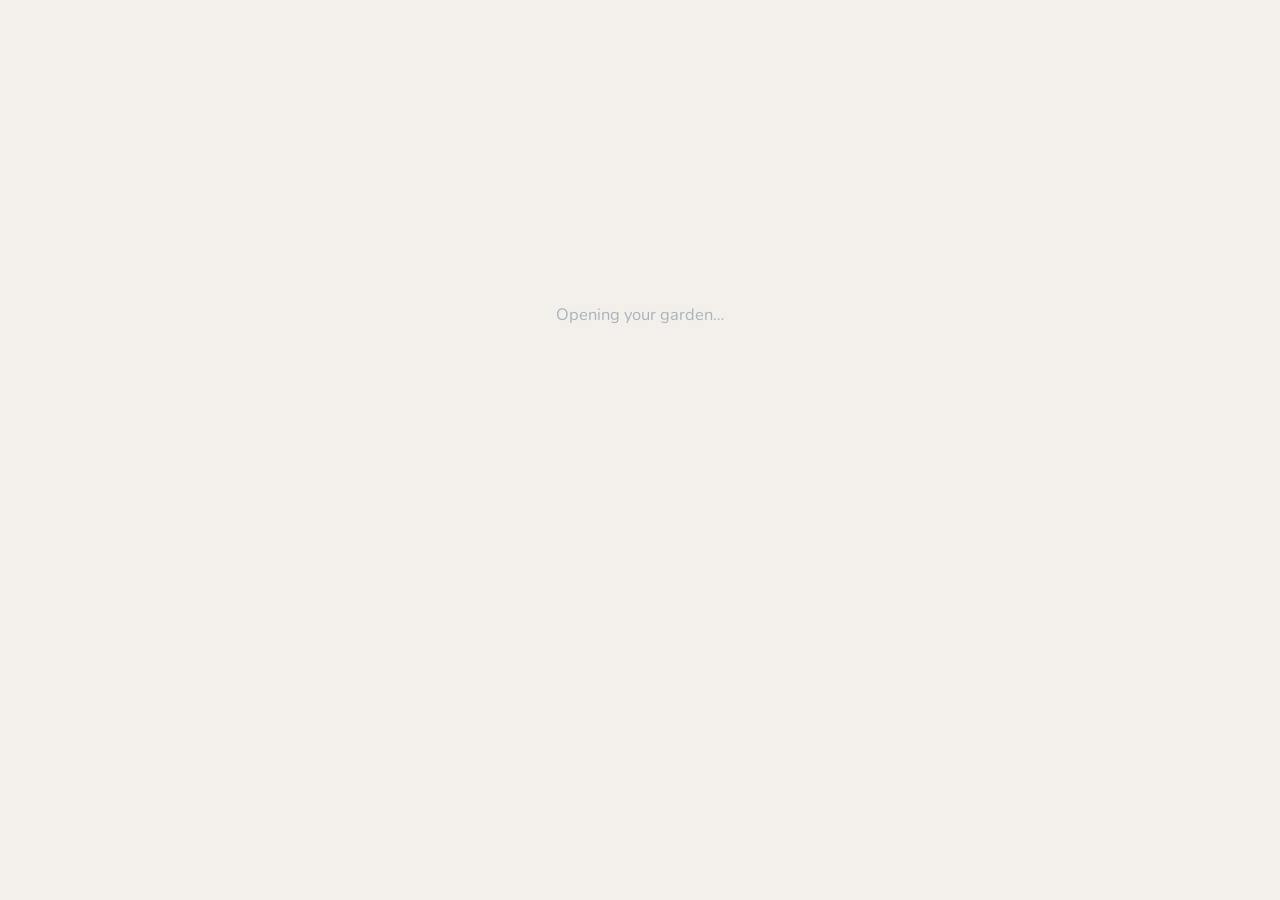
<file: dashboard.html>
<!doctype html>
<html lang="en">
<head>
<meta charset="utf-8">
<meta name="viewport" content="width=device-width,initial-scale=1">
<title>Your worlds — DewLab</title>
<link rel="icon" type="image/svg+xml" href="/favicon.svg">
<link rel="apple-touch-icon" href="/favicon.svg">
<meta name="theme-color" content="#4F7C4A">
<meta property="og:type" content="website">
<meta property="og:site_name" content="DewLab">
<meta property="og:title" content="Your garden — DewLab">
<meta property="og:description" content="Live garden sessions, hands-on builds and playful science for children in kindergarten through 6th grade, from Dew of Heaven Children's Garden in Spring, Texas.">
<meta property="og:image" content="https://talking-garden.vercel.app/og.png">
<meta property="og:url" content="https://talking-garden.vercel.app/dashboard.html">
<meta property="og:image:type" content="image/png">
<meta property="og:image:width" content="1200">
<meta property="og:image:height" content="630">
<meta property="og:image:alt" content="DewLab — Dew of Heaven Children's Garden">
<meta name="twitter:card" content="summary_large_image">
<meta name="twitter:title" content="Your garden — DewLab">
<meta name="twitter:description" content="Live garden sessions, hands-on builds and playful science for children in kindergarten through 6th grade, from Dew of Heaven Children's Garden in Spring, Texas.">
<meta name="twitter:image" content="https://talking-garden.vercel.app/og.png">
<link rel="preconnect" href="https://fonts.googleapis.com">
<link rel="preconnect" href="https://fonts.gstatic.com" crossorigin>
<link href="https://fonts.googleapis.com/css2?family=Montserrat:wght@600;700;800;900&family=Nunito:wght@400;600;700;800&display=swap" rel="stylesheet">
<link rel="stylesheet" href="brand.css">
<style>

*{box-sizing:border-box}
body{margin:0;background:var(--beige);color:var(--body);font-family:var(--sans);font-size:16.5px;line-height:1.6;-webkit-font-smoothing:antialiased;overflow-x:hidden}
h1,h2,h3,h4{font-family:var(--display);color:var(--ink);margin:0;line-height:1.12;letter-spacing:-.02em;font-weight:700}
p{margin:0}a{color:inherit}img{max-width:100%;display:block}
.wrap{max-width:1040px;margin:0 auto;padding:0 24px}
.btn{display:inline-flex;align-items:center;justify-content:center;gap:9px;font-family:var(--sans);font-size:15px;font-weight:600;padding:13px 24px;border-radius:999px;border:2px solid transparent;text-decoration:none;cursor:pointer;white-space:nowrap;transition:.15s}
.btn:hover{transform:translateY(-2px)}
.btn-primary{background:var(--blue);color:#fff;box-shadow:0 4px 0 var(--blue-d)}
.btn-primary:hover{background:var(--blue-d)}
.btn-white{background:#fff;color:var(--blue-d);box-shadow:0 4px 0 rgba(0,0,0,.14)}
.btn-ghost{background:#fff;color:var(--ink);border-color:var(--line-d)}

/* nav */
.nav{position:sticky;top:0;z-index:50;background:rgba(255,255,255,.95);backdrop-filter:blur(12px);border-bottom:1px solid var(--line)}
.nav-in{max-width:1040px;margin:0 auto;padding:13px 24px;display:flex;align-items:center;gap:16px}
.brand{display:flex;align-items:center;gap:11px;text-decoration:none;margin-right:auto}
.brand-mark{width:38px;height:auto;flex:none}
.brand-txt{font-family:var(--display);font-weight:700;font-size:16px;color:var(--ink);line-height:1.15}
.brand-txt span{display:block;font-family:var(--sans);font-size:10.5px;font-weight:600;letter-spacing:.1em;text-transform:uppercase;color:var(--faint)}
.out{background:none;border:none;font-family:var(--sans);font-size:14px;font-weight:600;color:var(--muted);cursor:pointer;white-space:nowrap}
.out:hover{color:var(--red)}
.acct{display:flex;align-items:center;gap:9px;font-size:14px;font-weight:600;color:var(--body)}
.avatar{width:32px;height:32px;border-radius:50%;background:var(--yellow-warm);display:grid;place-items:center;font-size:15px;flex:none}
@media(max-width:560px){.acct span.nm{display:none}}

/* hello */
.hello{background:var(--blue-l);border-bottom:1px solid #D6E3D1;padding:32px 0 34px;position:relative;overflow:hidden}
.hello::after{content:'';position:absolute;width:320px;height:320px;border-radius:50%;background:rgba(255,255,255,.4);right:-100px;top:-130px}
.hello-in{position:relative;z-index:2}
.hello h1{font-size:clamp(27px,4vw,38px);font-weight:900;margin-bottom:8px}
.hello p{color:#456141;font-size:17px}
.kidchips{display:flex;gap:8px;flex-wrap:wrap;margin-top:18px}
.kidchip{display:flex;align-items:center;gap:8px;background:#fff;border:1px solid #CBDDC6;border-radius:999px;padding:7px 15px 7px 8px;font-size:14px;font-weight:600;color:var(--blue-d);cursor:pointer;transition:.15s}
.kidchip .a{width:26px;height:26px;border-radius:50%;background:var(--yellow);display:grid;place-items:center;font-size:13px}
.kidchip.on{background:var(--blue);border-color:var(--blue);color:#fff}
.kidchip.on .a{background:rgba(255,255,255,.28)}

/* next session */
.next{margin:-18px auto 0;position:relative;z-index:5;max-width:1040px;padding:0 24px}
.nextcard{background:var(--ink);color:rgba(255,255,255,.8);border-radius:var(--rl);box-shadow:var(--shadow-lg);padding:24px 28px;display:flex;gap:20px;align-items:center;flex-wrap:wrap}
.nextcard .lab{font-size:11.5px;font-weight:700;letter-spacing:.14em;text-transform:uppercase;color:var(--yellow-warm);margin-bottom:6px}
.nextcard h3{color:#fff;font-size:22px;margin-bottom:4px}
.nextcard p{font-size:14.5px;color:rgba(255,255,255,.6)}
.nextcard .grow{flex:1;min-width:210px}
.countdown{display:flex;gap:8px}
.cd{background:rgba(255,255,255,.09);border-radius:12px;padding:9px 13px;text-align:center;min-width:56px}
.cd b{display:block;font-family:var(--display);font-size:21px;color:#fff;line-height:1.1}
.cd small{font-size:10.5px;letter-spacing:.08em;text-transform:uppercase;color:rgba(255,255,255,.5)}

section{padding:44px 0 0}
.sec-hd{display:flex;justify-content:space-between;align-items:baseline;gap:14px;margin-bottom:20px;flex-wrap:wrap}
.sec-hd h2{font-size:25px}
.sec-hd p{font-size:14.5px;color:var(--muted)}

/* topics */
.topics{display:grid;grid-template-columns:repeat(3,1fr);gap:20px}
@media(max-width:880px){.topics{grid-template-columns:repeat(2,1fr)}}
@media(max-width:580px){.topics{grid-template-columns:1fr}}
.topic{position:relative;border-radius:var(--rl);overflow:hidden;background:#fff;border:1px solid var(--line);box-shadow:var(--shadow);text-decoration:none;display:flex;flex-direction:column;transition:.18s}
.topic:hover{transform:translateY(-5px);box-shadow:var(--shadow-lg)}
.topic.notyet{cursor:default}
.topic.notyet:hover{transform:none;box-shadow:var(--shadow)}
.topic-art{height:120px;display:grid;place-items:center;position:relative}
.topic-art img{width:96px;height:auto}
/* One ground for all six. The guide is what tells them apart. */
.a-grow,.a-protect,.a-soil,.a-create,.a-nourish,.a-preserve{background:var(--beige)}

.topic.locked .topic-art{filter:saturate(.72)}
.lockbadge{position:absolute;top:11px;right:11px;width:32px;height:32px;border-radius:50%;background:rgba(255,255,255,.95);display:grid;place-items:center;font-size:14px;box-shadow:var(--shadow);z-index:2}
.topic-body{padding:18px 20px 20px;flex:1;display:flex;flex-direction:column}
.topic-body h3{font-size:20px;margin-bottom:11px}
.topic-body .guide{font-size:11.5px;font-weight:800;letter-spacing:.1em;text-transform:uppercase;margin-bottom:5px;color:var(--blue-d)}
.prog{height:7px;border-radius:99px;background:var(--line);overflow:hidden;margin-bottom:10px}
.prog i{display:block;height:100%;background:var(--blue);border-radius:99px}
.topic-foot{display:flex;align-items:center;justify-content:space-between;gap:10px;margin-top:auto}
.small{font-size:12.5px;color:var(--muted)}
.tag{font-size:11px;font-weight:700;letter-spacing:.05em;text-transform:uppercase;padding:5px 10px;border-radius:99px}
.tag-open{background:var(--blue-l);color:var(--blue-d)}
.tag-lock{background:#F1EFE8;color:var(--muted)}
.tag-soon{background:var(--yellow);color:#8A6410}

/* badges */
.badges{display:flex;gap:12px;flex-wrap:wrap;margin-bottom:60px}
.badge{background:#fff;border:1px solid var(--line);border-radius:var(--r);padding:15px 18px;display:flex;align-items:center;gap:12px;box-shadow:var(--shadow);min-width:170px}
.badge .e{font-size:26px;filter:grayscale(1);opacity:.35}
.badge.got .e{filter:none;opacity:1}
.badge b{display:block;font-family:var(--display);font-size:15px;color:var(--ink)}
.badge small{font-size:12.5px;color:var(--muted)}
.demo{background:var(--yellow);border:1px solid #EBD9A8;border-radius:14px;padding:12px 16px;font-size:13.5px;color:#7A5A0C;margin-top:22px}
.proto{position:fixed;left:16px;bottom:16px;z-index:99;background:var(--ink);color:#fff;font-size:12px;font-weight:600;padding:9px 15px;border-radius:99px;box-shadow:var(--shadow-lg);display:flex;align-items:center;gap:8px}
.proto i{width:7px;height:7px;border-radius:50%;background:var(--yellow-warm);display:block}
.boot{display:grid;place-items:center;min-height:70vh;color:var(--faint)}
</style>
</head>
<body>

<div id="boot" class="boot">Opening your garden…</div>

<div id="app" style="display:none">
<div id="adminBar" style="display:none;background:var(--ink);color:#fff;font-size:13.5px;font-weight:600;padding:9px 20px;display:none;align-items:center;justify-content:center;gap:14px;flex-wrap:wrap"><span id="adminBarTxt"></span><button id="viewToggle" style="background:rgba(255,255,255,.14);border:1px solid rgba(255,255,255,.3);color:#fff;font-family:inherit;font-size:12.5px;font-weight:700;padding:6px 14px;border-radius:999px;cursor:pointer"></button><a href="admin.html" style="color:var(--yellow-warm)">Admin &rarr;</a></div>

<nav class="nav">
  <div class="nav-in">
    <a class="brand" href="dashboard.html">
      <img class="brand-mark" src="img/dewey-happy.png" alt="">
      <span class="brand-txt">DewLab<span>Dew of Heaven Children's Garden</span></span>
    </a>
    <a class="btn btn-primary" id="adminLink" href="admin.html" style="display:none;padding:9px 18px;font-size:13.5px">DewLab admin</a>
    <span class="acct"><span class="avatar" id="avatar">🌻</span><span class="nm" id="acctName">—</span></span>
    <button class="out" id="outBtn">Log out</button>
  </div>
</nav>

<header class="hello">
  <div class="wrap hello-in" style="display:flex;gap:20px;align-items:center;flex-wrap:wrap"><div id="helloDewey" style="flex:none"></div><div style="flex:1;min-width:240px">
    <h1 id="helloTitle">Hello!</h1>
    <p id="helloSub">Here's what's growing this week.</p>
    <div class="kidchips" id="kidchips"></div>
    </div>
  </div>
</header>

<div class="next">
  <div class="nextcard" id="nextCard"></div>
</div>

<main class="wrap">

  <section>
    <div class="sec-hd">
      <div>
        <h2>Your learning worlds</h2>
        <p>Unlocked worlds stay open forever — come back any time.</p>
      </div>
    </div>
    <div class="topics" id="topics"></div>
  </section>

  <section>
    <div class="sec-hd">
      <div>
        <h2 id="badgeTitle">Badges</h2>
        <p>Earned by finishing activities and builds.</p>
      </div>
    </div>
    <div class="badges" id="badges"></div>
  </section>

  <div class="demo" id="demoNote" style="margin-bottom:50px">
    <b>Demo mode.</b> This account lives in your browser only. Add your Supabase URL and anon key to <b>config.js</b> to switch on real accounts, then run <b>supabase-schema.sql</b> in the SQL editor.
  </div>

</main>

<div class="proto"><i></i> Prototype — sample content</div>
</div>

<script src="dewey.js"></script>
<script src="worlds.js"></script>
<script src="lessons.js"></script>
<script src="content.js"></script>
<script src="quiz.js"></script>
<script src="session.js"></script>
<script src="config.js"></script>
<script src="auth.js"></script>
<script>
/* The dashboard shows DewLab's six worlds. Each world's lessons live
   inside it; the world itself opens once a family has attended its
   live session. Guides, colors and topics come from worlds.js so
   this list and the marketing pages can never disagree. */
/* Every world's state is read from its lessons and their sessions
   rather than assumed by position. A world opens when one of its
   lessons has a live session on the calendar — which is the rule
   DHCG asked for: no wandering into a workshop that has not run. */
var TOPICS = WORLDS.map(function(w){
  return {
    slug:  w.key,
    guide: w.guide,
    img:   w.img,
    color: w.color,
    name:  w.name,
    art:   'a-'+w.key,
    href:  'world.html?w='+w.key,
    lessons: (window.LESSONS ? LESSONS.forWorld(w.key) : [])
  };
});

/* A world's progress is how many of its lessons a child has finished. */
function worldPct(t, kidName){
  if (!t.lessons.length || !window.TGQuiz) return 0;
  var done = t.lessons.filter(function(L){ return TGQuiz.result(L.slug,'post',kidName); }).length;
  return Math.round(done / t.lessons.length * 100);
}
/* A world is enterable once ANY of its lessons has something to watch
   — a live session on the calendar, one that has run, or a recording.
   Before recordings existed this meant every world stayed shut until
   a date was in the diary. */
function worldSessions(t){
  var all = [];
  t.lessons.forEach(function(L){ all = all.concat(TGSession.forTopic(L.slug)); });
  return all;
}
function worldWatchable(t){
  return t.lessons.some(function(L){ return TGSession.hasSomething(L.slug); });
}
function worldUnlocked(t){
  return t.lessons.some(function(L){ return TG.isUnlocked(L.slug); });
}

var BADGES=[
 {e:'🌱',n:'First Sprout',    d:'Finished a first activity'},
 {e:'🪱',n:'Worm Farmer',     d:'Built the worm observatory'},
 {e:'🏅',n:'Garden Scientist',d:'Completed a whole topic'},
 {e:'🐝',n:'Pollinator Pal',  d:'Built a bee house'}
];

/* Session details are set by Ms. Nia in the topic's setup panel.
   Tiles read the real date from there instead of saying "Saturday". */
function nextFor(t){
  if (!window.TGSession) return null;
  return TGSession.soonest(t.lessons.map(function(L){ return L.slug; }));
}
function lastFor(t){
  var past = [];
  t.lessons.forEach(function(L){ past = past.concat(TGSession.past(L.slug)); });
  past.sort(function(a,b){ return new Date(b.starts_at) - new Date(a.starts_at); });
  return past[0] || null;
}

function esc(s){ return String(s).replace(/[&<>"]/g,function(c){return{'&':'&amp;','<':'&lt;','>':'&gt;','"':'&quot;'}[c]}); }

function drawNext(){
  var host=document.getElementById('nextCard'); if(!host||!window.TGSession) return;
  var nx=TGSession.soonest(LESSONS.list().map(function(L){return L.slug;}));
  if(!nx){
    host.innerHTML='<div class="grow"><div class="lab">Live sessions</div>'+
      '<h3>Nothing scheduled yet</h3><p>Ms. Nia will post the next live session here.</p></div>';
    return;
  }
  var L=(window.LESSONS||{})[nx.topic];
  var t=TOPICS.filter(function(x){return x.slug===(L&&L.world);})[0]||{name:nx.topic};
  var c=TGSession.countdown(nx)||{days:0,hrs:0,mins:0};
  var pad=function(n){ return (n<10?'0':'')+n; };
  host.innerHTML=
    '<div class="grow"><div class="lab">Your next live session</div>'+
      '<h3>'+esc((L&&L.title)||t.name)+'</h3>'+
      '<p>'+esc(TGSession.line(nx,'Ms. Nia'))+'</p></div>'+
    '<div class="countdown">'+
      '<div class="cd"><b>'+c.days+'</b><small>days</small></div>'+
      '<div class="cd"><b>'+pad(c.hrs)+'</b><small>hrs</small></div>'+
      '<div class="cd"><b>'+pad(c.mins)+'</b><small>min</small></div>'+
    '</div>'+
    '<a class="btn btn-white" href="'+((L&&L.page)||('lesson.html?t='+encodeURIComponent(nx.topic)))+'">Get ready &rarr;</a>';
}


/* The staff/family switch. Reloads rather than repainting, because
   the lock state is read in a dozen places while a page draws and a
   half-switched page is worse than a slower one. */
function wireViewToggle(){
  var bar = document.getElementById('adminBar');
  if (!bar) return;
  bar.style.display = 'flex';
  var fam = TG.viewAsFamily();
  document.getElementById('adminBarTxt').textContent = fam
    ? 'You are seeing exactly what a family sees. Locked worlds are locked for you too.'
    : 'You are seeing this as DewLab staff, so every lesson is open.';
  var btn = document.getElementById('viewToggle');
  btn.textContent = fam ? 'Back to staff view' : 'See it as a family';
  btn.onclick = function(){ TG.setViewAsFamily(!fam); location.reload(); };
}

function drawTopics(){
  var cur = TG.currentChild();
  var kidName = cur && cur.name;

  document.getElementById('topics').innerHTML = TOPICS.map(function(t){
    var unlocked = worldUnlocked(t);
    var nx = nextFor(t), lt = lastFor(t);
    var when = nx ? TGSession.short(nx) : (lt ? TGSession.short(lt) : null);
    var pct = worldPct(t, kidName);

    /* A world can be entered once it has a session on the calendar,
       past or future. Before that there is genuinely nothing to do in
       it, so the tile stays shut rather than opening onto an empty
       room. */
    var enterable = unlocked || worldWatchable(t);

    var note, tagCls, tagTxt;
    if (pct === 100)      { note = 'All ' + t.lessons.length + ' lessons done'; tagCls='tag-open'; tagTxt='Finished'; }
    else if (unlocked)    { note = t.lessons.length + ' lessons \u00b7 ' + pct + '% done'; tagCls='tag-open'; tagTxt='Open'; }
    else if (nx)          { note = 'Live session \u00b7 ' + when; tagCls='tag-soon'; tagTxt = when; }
    else if (lt)          { note = 'Last session \u00b7 ' + when; tagCls='tag-soon'; tagTxt='Catch up'; }
    else if (worldWatchable(t)) { note = t.lessons.length + ' lessons \u00b7 watch any time'; tagCls='tag-soon'; tagTxt='Watch now'; }
    else                  { note = t.lessons.length + ' lessons \u00b7 no session yet'; tagCls='tag-lock'; tagTxt='Soon'; }

    var inner =
      (enterable?'':'<span class="lockbadge">\ud83d\udd12</span>')+
      '<div class="topic-art '+t.art+'">'+
        '<img src="'+t.img+'" alt="'+esc(t.guide)+'">'+
      '</div>'+
      '<div class="topic-body">'+
      '<div class="guide">'+esc(t.guide)+'</div>'+
      '<h3>'+esc(t.name)+'</h3>'+
      '<div class="prog"><i style="width:'+pct+'%"></i></div>'+
      '<div class="topic-foot"><span class="small">'+esc(note)+'</span>'+
      '<span class="tag '+tagCls+'">'+esc(tagTxt)+'</span></div></div>';

    return enterable
      ? '<a class="topic" href="'+t.href+'">'+inner+'</a>'
      : '<div class="topic locked notyet">'+inner+'</div>';
  }).join('');
}

function drawBadges(got){
  document.getElementById('badges').innerHTML = BADGES.map(function(b,i){
    var has = i<got;
    return '<div class="badge'+(has?' got':'')+'"><span class="e">'+b.e+'</span>'+
      '<span><b>'+esc(b.n)+'</b><small>'+(has?esc(b.d):'Not earned yet')+'</small></span></div>';
  }).join('');
}

(async function(){
  var s = await TG.requireAuth();
  if(!s) return;                                  // requireAuth redirects

  var p = s.profile;
  var kids = p.children || [];
  /* "Ms. Nia" greeted as "Ms." — a title is not a first name. Take the
     next word when the first one is one. */
  var parts = (p.parentName||'').trim().split(/\s+/).filter(Boolean);
  var TITLES = ['ms','ms.','mrs','mrs.','mr','mr.','dr','dr.','miss','mx','mx.','pastor','rev','rev.'];
  if (parts.length > 1 && TITLES.indexOf(parts[0].toLowerCase()) > -1) parts.shift();
  var first = parts[0] || 'friend';

  document.getElementById('acctName').textContent = p.parentName || p.email;
  document.getElementById('avatar').textContent = (first[0]||'🌻').toUpperCase();
  document.getElementById('helloTitle').textContent = 'Hello, '+first+'!';
  document.getElementById('helloSub').textContent = kids.length===1
    ? 'Here\'s what\'s waiting for '+((TG.currentChild()||kids[0]).name)+' this week.'
    : 'Here\'s what\'s growing for your '+kids.length+' gardeners this week.';

  /* These chips used to change a heading and nothing else, so a family
     with three children saw the eldest's progress whichever chip was
     lit. They now switch who the whole page is about. */
  function drawKidChips(){
    var cur = TG.currentChild();
    document.getElementById('kidchips').innerHTML = kids.map(function(k){
      var id = String(k.id || k.name);
      var on = cur && String(cur.id || cur.name) === id;
      return '<button class="kidchip'+(on?' on':'')+'" data-id="'+esc(id)+'" data-name="'+esc(k.name)+'">'+
        '<span class="a">'+esc((k.name[0]||'?').toUpperCase())+'</span>'+esc(k.name)+' · '+esc(k.grade||'')+'</button>';
    }).join('');
    if (cur) document.getElementById('badgeTitle').textContent = cur.name+"'s badges";
  }
  drawKidChips();

  document.getElementById('kidchips').onclick = async function(e){
    var c = e.target.closest('.kidchip'); if(!c) return;
    TG.setCurrentChild(c.dataset.id);
    var k = TG.currentChild();
    /* Reload that child's finished activities before repainting, or
       the tiles keep showing the sibling's percentages. */
    await TGProgress.load(k && k.id, true);
    drawKidChips();
    drawTopics();
    drawBadges(LESSONS.list().filter(function(L){ return TG.isUnlocked(L.slug); }).length + 1);
    document.getElementById('helloSub').textContent =
      "Here's what's waiting for "+k.name+" this week.";
  };

  var hs=document.getElementById('helloDewey');
  if(hs && window.Dewey) hs.innerHTML=Dewey.html('excited',96,{enter:true});

  /* Only Ms. Nia and Kiara should ever see this; everyone else never
     learns the page exists. */
  /* Awaited, not fired and forgotten: isUnlocked() reads the admin
     flag while painting, so it has to be settled before drawTopics. */
  var admin = await TG.isAdmin();
  if (admin){
    document.getElementById('adminLink').style.display='inline-flex';
    wireViewToggle();
  }

  if (window.TGContent) await TGContent.load();
  var startKid = TG.currentChild();
  if (window.TGProgress) await TGProgress.load(startKid && startKid.id);
  await TGSession.loadAll();
  drawNext();
  drawTopics();

  var soon=new URLSearchParams(location.search).get('soon');
  if(soon){
    var t=TOPICS.filter(function(x){return x.slug===soon;})[0];
    var n=document.createElement('div');
    n.className='demo';
    n.style.cssText='margin:0 0 20px;background:var(--yellow);border-color:#EBD9A8';
    var LL=(window.LESSONS||{})[soon];
    n.innerHTML='<b>'+esc((LL&&LL.title)||(t&&t.name)||'That lesson')+'</b> opens once its live session is on the calendar. Ms. Nia posts the dates.';
    var main=document.querySelector('main'); main.insertBefore(n, main.firstChild);
  }
  drawBadges(LESSONS.list().filter(function(L){ return TG.isUnlocked(L.slug); }).length + 1);

  if(!window.TG_DEMO) document.getElementById('demoNote').style.display='none';

  document.getElementById('outBtn').onclick=async function(){
    await TG.signOut(); location.href='index.html';
  };

  document.getElementById('boot').style.display='none';
  document.getElementById('app').style.display='block';
})();
</script>
</body>
</html>
</file>
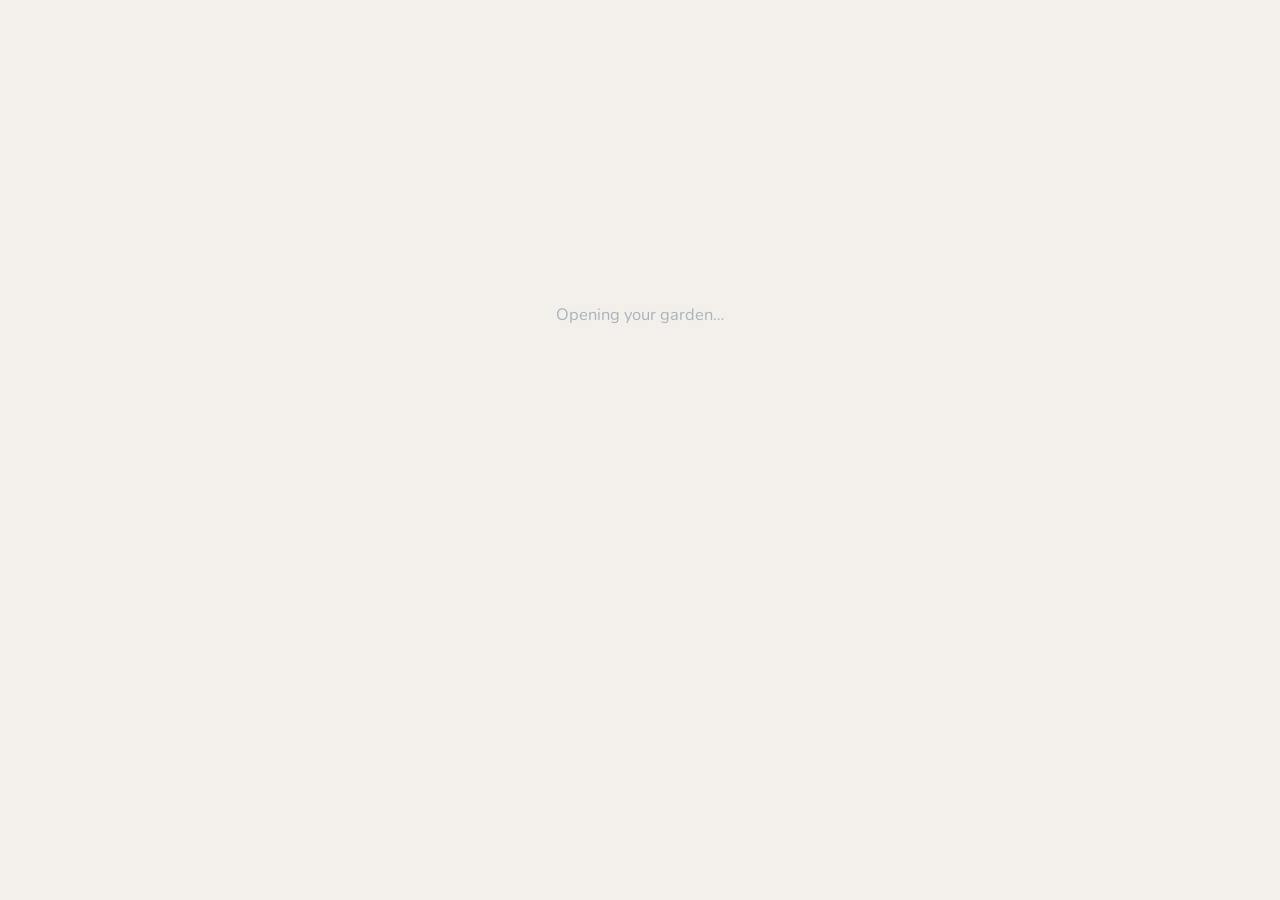
<file: lesson.html>
<!doctype html>
<html lang="en">
<head>
<meta charset="utf-8">
<meta name="viewport" content="width=device-width,initial-scale=1">
<title>Lesson — DewLab</title>
<link rel="icon" type="image/svg+xml" href="/favicon.svg">
<meta name="theme-color" content="#0071BC">
<meta name="robots" content="noindex">
<link rel="preconnect" href="https://fonts.googleapis.com">
<link rel="preconnect" href="https://fonts.gstatic.com" crossorigin>
<link href="https://fonts.googleapis.com/css2?family=Montserrat:wght@600;700;800;900&family=Nunito:wght@400;600;700;800&display=swap" rel="stylesheet">
<link rel="stylesheet" href="brand.css">
<style>
*{box-sizing:border-box}
body{margin:0;background:var(--beige);color:var(--body);font-family:var(--sans);font-size:16.5px;line-height:1.6;-webkit-font-smoothing:antialiased;overflow-x:hidden}
h1,h2,h3,h4{font-family:var(--display);color:var(--ink);margin:0;line-height:1.14;letter-spacing:-.02em;font-weight:800}
p{margin:0}a{color:inherit}img{max-width:100%;display:block}
.wrap{max-width:900px;margin:0 auto;padding:0 22px}
.btn{display:inline-flex;align-items:center;justify-content:center;gap:9px;font-family:var(--sans);font-size:15px;font-weight:700;padding:13px 24px;border-radius:999px;border:2px solid transparent;text-decoration:none;cursor:pointer;white-space:nowrap;transition:.15s}
.btn:hover{transform:translateY(-2px)}
.btn:disabled{opacity:.45;cursor:not-allowed;transform:none}
.btn-primary{background:var(--w);color:#fff;box-shadow:0 4px 0 var(--wd)}
.btn-ghost{background:#fff;color:var(--ink);border-color:var(--line-d)}
.btn-sun{background:var(--yellow-warm);color:#5C4E10;box-shadow:0 4px 0 #C9AE28}

/* nav */
.nav{position:sticky;top:0;z-index:50;background:rgba(255,255,255,.96);backdrop-filter:blur(12px);border-bottom:1px solid var(--line)}
.nav-in{max-width:900px;margin:0 auto;padding:11px 22px;display:flex;align-items:center;gap:14px}
.brand{display:flex;align-items:center;gap:11px;text-decoration:none;margin-right:auto}
.brand-mark{width:38px;height:auto;flex:none}
.brand-txt{font-family:var(--display);font-weight:800;font-size:16px;color:var(--ink);line-height:1.15}
.brand-txt span{display:block;font-family:var(--sans);font-size:10.5px;font-weight:600;letter-spacing:.1em;text-transform:uppercase;color:var(--faint)}
.crumb{display:inline-flex;gap:7px;font-size:14px;font-weight:700;color:var(--wd);text-decoration:none;margin-bottom:14px;position:relative;z-index:2}
.crumb:hover{opacity:.75}
.kidsel{font-family:var(--sans);font-size:14px;font-weight:700;color:var(--ink);background:var(--beige);
  border:1px solid var(--line);border-radius:999px;padding:7px 13px;cursor:pointer;max-width:170px}
.out{background:none;border:none;font-family:var(--sans);font-size:14px;font-weight:600;color:var(--muted);cursor:pointer}
.out:hover{color:var(--red)}
.who{display:flex;align-items:center;gap:8px;font-size:14px;font-weight:700;color:var(--body)}
.av{width:30px;height:30px;border-radius:50%;background:var(--yellow-warm);display:grid;place-items:center;font-size:14px;flex:none}

/* lesson head */
.lhead{background:var(--beige);border-bottom:1px solid var(--line);padding:26px 0 28px;position:relative;overflow:hidden}
.lhead::after{content:'';position:absolute;width:300px;height:300px;border-radius:50%;background:rgba(255,255,255,.45);right:-110px;top:-130px}
.lhead-in{position:relative;z-index:2;display:grid;grid-template-columns:auto 1fr;gap:20px;align-items:center}
.guide{width:96px;flex:none}
.eyebrow{font-size:11.5px;font-weight:800;letter-spacing:.14em;text-transform:uppercase;color:var(--wd);margin-bottom:7px}
.lhead h1{font-size:clamp(25px,4.2vw,36px);font-weight:900;margin-bottom:6px}
.tagline{font-size:16.5px;color:var(--body)}
.chips{display:flex;flex-wrap:wrap;gap:7px;margin-top:12px}
/* facts, not buttons */
.chip{display:inline-flex;align-items:center;gap:5px;background:none;border:none;border-radius:0;padding:0;cursor:default;font-size:13.5px;font-weight:700;color:var(--body)}
.chip:not(:last-child)::after{content:'\00B7';margin-left:12px;color:var(--faint);font-weight:700}
@media(max-width:600px){.lhead-in{grid-template-columns:1fr;text-align:center}.guide{margin:0 auto;width:80px}.chips{justify-content:center}}

/* rail */
.rail{background:#fff;border-bottom:1px solid var(--line);position:sticky;top:47px;z-index:40}
.rail-in{max-width:900px;margin:0 auto;padding:11px 22px;display:flex;gap:7px;overflow-x:auto;-webkit-overflow-scrolling:touch}
.rstep{display:flex;align-items:center;gap:8px;font-size:13.5px;font-weight:600;color:var(--muted);white-space:nowrap;background:var(--beige);border:1px solid var(--line);font-family:var(--sans);cursor:pointer;padding:9px 15px;border-radius:999px;flex:none}
.rstep i{width:20px;height:20px;border-radius:50%;background:var(--line-d);color:#fff;display:grid;place-items:center;font-size:11px;font-style:normal;flex:none}
.rstep.now{color:#7A5A0C;background:var(--yellow);border:1px solid #EBD9A8}.rstep.now i{background:var(--yellow-warm);color:#5A4208}
.rstep.was{color:var(--green-d);background:var(--green-l);border-color:#CBDDC6}.rstep.was i{background:var(--green)}

/* stages */
.stage{background:#fff;border:1px solid var(--line);border-radius:var(--rl);padding:26px 28px;margin:20px 0;box-shadow:var(--shadow);position:relative}
.stage.lock{opacity:.55}
.stage.lock::after{content:'\1F512';position:absolute;top:20px;right:24px;font-size:19px;opacity:.5}

/* ---- one stage at a time ----
   A parent watching her child said everything was on screen at once,
   so he saw the video before doing the before-check and did not know
   where to start. Now only the stage they are on is open. Finished
   stages fold to one line they can tap to open again; stages still
   ahead show just their title and what opens them. */
.stage.st-done,.stage.st-ahead{padding-top:18px;padding-bottom:18px}
.stage.st-done > :not(.sn):not(.stnote),
.stage.st-ahead > :not(.sn):not(.stnote){display:none !important}
.stage.st-done .readcard,.stage.st-ahead .readcard{display:none}
.stage.st-done .sk,.stage.st-ahead .sk{display:none}
.stage.st-done h2,.stage.st-ahead h2{font-size:17px}
.stage.st-done{cursor:pointer;background:var(--green-l);border-color:#CBDDC6;box-shadow:none}
.stage.st-done .sn i{background:var(--green)}
.stage.st-done:hover{border-color:var(--green)}
.stage.st-ahead{background:transparent;box-shadow:none;border-style:dashed}
.stage.st-ahead h2{color:var(--muted)}
.stage.st-ahead .sn i{background:var(--line-d)}
.stnote{margin:4px 0 0 39px;font-size:13.5px;font-weight:700;color:var(--muted)}
.stage.st-done .stnote{color:var(--green-d)}
.stage.st-open .stnote{display:none}
@media(max-width:600px){.stnote{margin-left:0}}
.sn{display:flex;align-items:flex-start;gap:12px;margin-bottom:5px}
.sn .sk{font-size:12px;font-weight:800;letter-spacing:.13em;text-transform:uppercase;color:var(--red);margin-bottom:6px}
.sn i{width:27px;height:27px;border-radius:50%;background:var(--w);color:#fff;display:grid;place-items:center;font-size:13px;font-style:normal;font-weight:800;font-family:var(--display);flex:none}
.stage h2{font-size:21px}
.stage>p.lede{color:var(--muted);font-size:15px;margin:2px 0 14px 39px}
.pillrow{display:flex;flex-wrap:wrap;gap:4px 12px;margin:0 0 17px 39px}
.mini{display:inline-flex;align-items:center;gap:5px;background:none;border:none;border-radius:0;padding:0;cursor:default;font-size:13.5px;font-weight:600;color:var(--muted)}
.mini:not(:last-child)::after{content:'\00B7';margin-left:12px;color:var(--faint);font-weight:700}
@media(max-width:600px){.stage{padding:22px 20px}.stage>p.lede,.pillrow{margin-left:0}}
.statusline{background:var(--green-l);border-radius:12px;padding:11px 15px;font-size:14.5px;font-weight:600;color:var(--green-d);display:flex;align-items:center;gap:9px}
.note{background:var(--yellow);border-radius:12px;padding:13px 16px;font-size:14px;color:#5C5320;margin-top:14px}
.safety{background:var(--red-l);border:1px solid #F2CDBA;border-radius:12px;padding:12px 16px;font-size:14px;color:#7A3D1C;margin-top:14px}
.safety b{color:var(--red-d)}

/* the video area — the same three-part shape the plant lesson has had
   all along, so a recording Ms. Nia pastes in shows up on every lesson
   rather than on one of twelve */
.stogs{display:flex;gap:8px;flex-wrap:wrap;margin-bottom:13px}
.stog{font-family:var(--sans);font-size:13.5px;font-weight:600;padding:9px 16px;border-radius:999px;border:2px solid var(--line);background:#fff;color:var(--muted);cursor:pointer}
.stog.on{background:var(--w);border-color:var(--w);color:#fff}
.shot{aspect-ratio:16/9;position:relative;background:var(--ink);display:grid;place-items:center;border-radius:16px;overflow:hidden;margin-bottom:14px}
.shot iframe{width:100%;height:100%;border:0;display:block}
.slotmsg{position:relative;z-index:2;text-align:center;color:#fff;padding:22px}
.slotmsg .big{font-size:40px;margin-bottom:8px}
.slotmsg b{display:block;font-family:var(--display);font-size:19px;margin-bottom:5px}
.slotmsg span{font-size:13.5px;color:rgba(255,255,255,.72)}
.livebadge{position:absolute;top:12px;left:12px;z-index:3;background:var(--red);color:#fff;font-size:11.5px;font-weight:800;letter-spacing:.06em;text-transform:uppercase;padding:5px 11px;border-radius:999px;display:flex;align-items:center;gap:6px}
.livebadge i{width:7px;height:7px;border-radius:50%;background:#fff;display:block}
.reclink{background:none;font-family:var(--sans);font-size:13px;font-weight:600;color:var(--muted);cursor:pointer;padding:3px 9px;border-radius:99px;border:1px solid var(--line);margin-right:5px}
.reclink.on{background:var(--w);border-color:var(--w);color:#fff}

/* session box */
.sess{background:var(--wl);border-radius:16px;padding:18px 20px;display:flex;flex-wrap:wrap;gap:14px;align-items:center;justify-content:space-between}
.sess b{display:block;font-family:var(--display);font-size:16px;color:var(--ink)}
.sess span{font-size:14px;color:var(--body)}
.wordbox{background:var(--yellow);border-radius:16px;padding:18px 20px;margin-top:16px}
.wordbox h4{font-size:16px;margin-bottom:4px}
.wordbox p{font-size:14px;color:#5C5320;margin-bottom:12px}
.wordrow{display:flex;gap:9px;flex-wrap:wrap}
.wordrow input{flex:1;min-width:170px;font-family:var(--sans);font-size:16px;font-weight:600;padding:12px 16px;border:2px solid #DCCB7A;border-radius:999px;background:#fff;color:var(--ink)}
.wordrow input:focus{outline:none;border-color:var(--yellow-warm)}
.wordmsg{margin-top:10px;font-size:14px;font-weight:700;min-height:20px}
.wordmsg.no{color:var(--red-d)}.wordmsg.yes{color:var(--green-d)}

/* build mode: one step at a time, like the plant lesson */
.bmeta{display:flex;gap:4px 12px;flex-wrap:wrap;justify-content:center;margin-bottom:14px}
.blist{background:var(--beige);border:1px solid var(--line);border-radius:14px;padding:14px 16px;margin-bottom:14px}
.blist b{font-family:var(--display);font-size:15px;color:var(--ink);display:block;margin-bottom:7px}
.blist ul{margin:0;padding-left:18px;font-size:14px;line-height:1.75}
.brow{display:flex;gap:9px;justify-content:center;margin-top:18px;flex-wrap:wrap}
.bprog{display:flex;gap:4px;margin-bottom:14px}
.bprog i{flex:1;height:6px;border-radius:99px;background:var(--line);display:block}
.bprog i.on{background:var(--green)}

/* several builds to choose from */
.buildpick{display:flex;gap:7px;flex-wrap:wrap;margin-bottom:13px}
.bpick{font-family:var(--sans);font-size:13.5px;font-weight:700;padding:9px 16px;border-radius:999px;
  border:2px solid var(--line);background:#fff;color:var(--muted);cursor:pointer}
.bpick.on{background:var(--w);border-color:var(--w);color:#fff}
.bteks{background:var(--green-l);border-radius:10px;padding:10px 14px;font-size:13px;color:var(--green-d);margin-top:12px}
.bteks b{font-family:var(--display)}

/* build */
.build{border:1px solid var(--line);border-radius:18px;overflow:hidden}
.build-hd{background:var(--wl);padding:17px 20px}
.build-hd h3{font-size:18px;margin-bottom:4px}
.build-hd p{font-size:14.5px;color:var(--body)}
.meta{display:flex;flex-wrap:wrap;gap:6px;margin-top:11px}
.meta span{display:inline-flex;align-items:center;gap:5px;background:none;border:none;border-radius:0;padding:0;cursor:default;font-size:13px;font-weight:700;color:var(--body)}
.meta span:not(:last-child)::after{content:'\00B7';margin-left:12px;color:var(--faint);font-weight:700}
.build-bd{padding:19px 20px}
.build-bd h4{font-size:13px;letter-spacing:.09em;text-transform:uppercase;color:var(--muted);margin-bottom:9px}
.mats{list-style:none;margin:0 0 18px;padding:0;display:grid;grid-template-columns:repeat(auto-fill,minmax(190px,1fr));gap:5px}
.mats li{font-size:14.5px;padding-left:19px;position:relative}
.mats li::before{content:'';position:absolute;left:0;top:9px;width:7px;height:7px;border-radius:50%;background:var(--w)}
.steps{list-style:none;margin:0;padding:0;counter-reset:s}
.steps li{counter-increment:s;display:grid;grid-template-columns:26px 1fr;gap:12px;padding:11px 0;border-top:1px solid var(--line)}
.steps li::before{content:counter(s);width:24px;height:24px;border-radius:50%;background:var(--wl);color:var(--wd);display:grid;place-items:center;font-size:12.5px;font-weight:800;font-family:var(--display)}
.steps b{display:block;font-size:15.5px;color:var(--ink)}
.steps span{font-size:14.5px;color:var(--body)}
.why{background:var(--wl);border-radius:12px;padding:14px 17px;font-size:14.5px;margin-top:16px}
.why b{color:var(--wd);display:block;font-family:var(--display);font-size:13px;letter-spacing:.08em;text-transform:uppercase;margin-bottom:5px}

/* activity cards */
.cards{display:grid;grid-template-columns:repeat(auto-fill,minmax(230px,1fr));gap:13px}
.card{background:#fff;border:2px solid var(--line);border-radius:18px;padding:17px 18px;text-align:left;font-family:var(--sans);cursor:pointer;transition:.15s;position:relative}
.card:hover{border-color:var(--w);transform:translateY(-3px);box-shadow:var(--shadow)}
.card .ce{font-size:28px;display:block;margin-bottom:8px}
.card b{display:block;font-family:var(--display);font-size:16px;color:var(--ink);margin-bottom:4px}
.card span{font-size:13.5px;color:var(--muted);display:block}
.card .skill{margin-top:10px;font-size:11.5px;font-weight:700;color:var(--green-d);background:var(--green-l);border-radius:8px;padding:6px 9px;display:block}
.card .acode{display:block;margin-top:6px;font-size:11px;font-weight:800;letter-spacing:.04em;color:var(--blue-d)}
.card.done{border-color:var(--green);background:var(--green-l)}
.card.done::after{content:'\2713';position:absolute;top:11px;right:12px;width:30px;height:30px;border-radius:50%;
  background:var(--green);color:#fff;font-weight:900;font-size:16px;display:grid;place-items:center;
  box-shadow:0 2px 6px rgba(74,110,51,.35)}
.card.done b{color:var(--green-d)}

/* What to do next, said plainly. A child who has just finished a game
   should never have to guess whether there is more. */
.nextup{margin-top:16px;background:var(--yellow);border-radius:14px;padding:14px 17px;
  font-size:15px;font-weight:700;color:#5C5320;display:flex;align-items:center;gap:11px}
.nextup.done{background:var(--green-l);color:var(--green-d)}
.nextup .big{font-family:var(--display);font-size:19px;font-weight:900}
.nextup small{display:block;font-weight:600;font-size:13.5px;opacity:.85;margin-top:2px}

/* certificate */
.result{display:flex;gap:12px;margin-bottom:16px;flex-wrap:wrap}
.rbox{background:var(--beige);border-radius:14px;padding:13px 20px;text-align:center;flex:1;min-width:120px}
.rbox small{display:block;font-size:11.5px;letter-spacing:.09em;text-transform:uppercase;color:var(--muted);font-weight:800}
.rbox b{font-family:var(--display);font-size:24px;color:var(--ink)}
.rbox b em{display:block;font-style:normal;font-family:var(--sans);font-size:12px;font-weight:600;color:var(--muted);margin-top:2px}
.certsign{margin-top:22px;text-align:center}
.certsigline{width:min(300px,70%);height:1px;background:rgba(0,0,0,.18);margin:0 auto 9px}
.certsign b{display:block;font-family:var(--display);font-size:17px;color:var(--ink)}
.certsign span{font-size:13px;color:var(--muted)}
.rbox.after{background:var(--green-l)}.rbox.after b{color:var(--green-d)}
.cert{background:linear-gradient(150deg,#fff,var(--wl));border:3px solid var(--w);border-radius:22px;padding:30px 28px;text-align:center;position:relative;overflow:hidden}
.cert::before{content:'';position:absolute;inset:9px;border:1.5px dashed rgba(0,0,0,.13);border-radius:15px;pointer-events:none}
.certseal{width:60px;margin:0 auto 12px}
.certkick{font-size:11.5px;letter-spacing:.18em;text-transform:uppercase;color:var(--wd);font-weight:800}
.certname{font-family:var(--fun);font-size:clamp(27px,5vw,39px);color:var(--ink);margin:9px 0 3px;line-height:1.1}
.certfor{font-size:14px;color:var(--muted)}
.certline{font-family:var(--display);font-weight:800;font-size:19px;color:var(--ink);margin-top:5px}
.certskills{list-style:none;margin:15px auto 0;padding:0;max-width:400px;text-align:left}
.certskills li{font-size:13.5px;padding:5px 0 5px 24px;position:relative;color:var(--body)}
.certskills li::before{content:'\2B50';position:absolute;left:0}
.certfoot{margin-top:18px;padding-top:14px;border-top:1px solid rgba(0,0,0,.1);font-size:12.5px;color:var(--muted);display:flex;justify-content:space-between;gap:10px;flex-wrap:wrap}
.certbtns{display:flex;gap:9px;flex-wrap:wrap;margin-top:16px}
.stds{margin-top:18px;border-top:1px solid var(--line);padding-top:14px}
.stds summary{font-size:13.5px;font-weight:700;color:var(--muted);cursor:pointer}
.stds summary:hover{color:var(--wd)}
.stdrow{display:grid;grid-template-columns:auto 1fr;gap:11px;padding:9px 0;border-top:1px solid var(--line);font-size:14px}
.stdrow:first-of-type{border-top:none}
.stdrow b{color:var(--wd);font-family:var(--display);font-size:13px;white-space:nowrap}
.stdrow em{display:block;font-style:normal;font-size:12.5px;color:var(--muted);margin-top:2px}

/* overlay */
.ovl{position:fixed;inset:0;background:rgba(22,40,58,.55);backdrop-filter:blur(3px);z-index:100;display:none;place-items:center;padding:18px}
.ovl.on{display:grid}
.play{background:#fff;border-radius:24px;width:min(560px,100%);max-height:92vh;overflow:auto;box-shadow:var(--shadow-lg)}
.play-hd{padding:15px 20px;border-bottom:1px solid var(--line);display:flex;align-items:center;gap:11px}
.play-hd b{font-family:var(--display);font-size:16px;color:var(--ink);margin-right:auto}
.play-x{background:var(--beige);border:none;width:31px;height:31px;border-radius:50%;font-size:19px;color:var(--muted);cursor:pointer;line-height:1}
.play-bd{padding:22px 20px 26px}
.q{font-family:var(--display);font-weight:800;font-size:19px;color:var(--ink);margin-bottom:5px;line-height:1.25}
.qs{font-size:13px;color:var(--muted);margin-bottom:15px}
/* ---- picture first ----
   The youngest children cannot read the labels. Watching them, they
   tap the picture, so the picture is the tile and the word is a small
   caption under it. Big for everyone: an older child loses nothing and
   a five-year-old gains the whole game. */
.grid2{display:grid;grid-template-columns:1fr 1fr;gap:11px}
/* Two across even on a phone: picture tiles are compact, and one
   column pushed half the choices off the screen. */
.opt{background:#fff;border:2px solid var(--line);border-radius:16px;padding:16px 10px 14px;font-family:var(--sans);font-size:14.5px;font-weight:700;line-height:1.25;color:var(--ink);cursor:pointer;text-align:center;display:flex;flex-direction:column;align-items:center;justify-content:center;gap:8px;min-height:120px;transition:.12s}
.opt:hover{border-color:var(--w)}
.opt .e{font-size:54px;line-height:1;flex:none}
.opt.right{border-color:var(--green);background:var(--green-l)}
.opt.wrong{border-color:var(--red);background:var(--red-l)}
.opt.picked{border-color:var(--w);background:var(--wl)}
.say{margin-top:14px;background:var(--beige);border-radius:12px;padding:11px 14px;font-size:14px;color:var(--body);min-height:20px}
.pbar{height:6px;background:var(--line);border-radius:999px;margin-top:16px;overflow:hidden}
.pbar i{display:block;height:100%;background:var(--w);border-radius:999px;transition:.3s}
.win{text-align:center;padding:8px 0}
.win .m{font-size:44px;margin-bottom:9px}
.winrow{display:flex;gap:10px;justify-content:center;flex-wrap:wrap;margin-top:16px}
.win h3{font-size:22px;margin-bottom:7px}
.win p{font-size:15px;color:var(--body);margin-bottom:15px}
.crows{text-align:left;margin:14px 0 18px}
.crow{display:grid;grid-template-columns:24px 1fr;gap:9px;padding:8px 0;border-top:1px solid var(--line)}
.crow .ci{font-size:15px}
.crow .cl{font-size:14.5px;font-weight:700;color:var(--ink)}
.crow .cl em{display:block;font-style:normal;font-size:12.5px;font-weight:600;color:var(--muted);margin-top:1px}
.crow.notyet .cl{color:var(--muted)}

/* ---- Nourish, Create and Preserve hand-built activities ---- */
.plate{position:relative;min-height:130px;border:4px solid #D2CCC0;border-radius:50%/34%;background:#fff;
  margin-bottom:13px;padding:20px;display:flex;flex-wrap:wrap;gap:9px;align-items:center;justify-content:center;transition:.3s}
.plate.good{border-color:var(--green);box-shadow:0 0 0 5px var(--green-l)}
.onplate{font-size:30px;line-height:1;cursor:pointer;border-radius:50%;padding:5px;transition:.15s}
.onplate:hover{transform:scale(1.15)}
.plateempty{color:var(--faint);font-size:14.5px;font-weight:600}
.gauges{display:grid;gap:10px;margin-bottom:13px}
.gauge{display:grid;grid-template-columns:1fr 88px;gap:10px;align-items:center;font-size:13.5px;font-weight:700;color:var(--body)}
.gauge span{grid-column:1/-1;color:var(--muted);font-size:12.5px;font-weight:800;letter-spacing:.05em;text-transform:uppercase}
.gbar{height:11px;background:var(--line);border-radius:99px;overflow:hidden}
.gbar i{display:block;height:100%;background:var(--yellow-warm);border-radius:99px;transition:.35s}
.gbar i.ok{background:var(--green)}
.gauge b{font-family:var(--display);font-size:14px;text-align:right;color:var(--ink)}

.picks{display:grid;gap:8px;margin-bottom:13px}
.pickf{display:flex;align-items:center;gap:11px;background:#fff;border:2px solid var(--line);border-radius:14px;
  padding:12px 15px;font-family:var(--sans);font-size:14.5px;font-weight:700;color:var(--ink);cursor:pointer;text-align:left}
.pickf:hover{border-color:var(--w)}
.pickf.on{border-color:var(--w);background:var(--wl)}
.pickf.seen{border-color:var(--green)}
.pickf .e{font-size:38px;line-height:1}
.journey{background:var(--beige);border-radius:14px;padding:15px;margin-bottom:12px}
.stop{display:flex;align-items:center;gap:12px;background:#fff;border-radius:11px;padding:10px 14px;font-size:14.5px;font-weight:600}
.stop .se{font-size:22px}
.arrow{text-align:center;color:var(--faint);font-size:15px;line-height:1.5}

.rig{display:grid;place-items:center;margin-bottom:12px}
.rig svg{width:120px;height:130px}
.dials{display:grid;grid-template-columns:repeat(3,1fr);gap:9px;margin-bottom:6px}
.dial{background:var(--beige);border-radius:13px;padding:11px 8px;text-align:center}
.dial span{display:block;font-size:11.5px;font-weight:800;color:var(--muted);margin-bottom:6px}
.dialrow{display:flex;align-items:center;justify-content:center;gap:9px}
.dialrow button{width:28px;height:28px;border-radius:50%;border:none;background:#fff;font-size:16px;
  font-weight:800;color:var(--ink);cursor:pointer}
.dialrow button:disabled{opacity:.3;cursor:not-allowed}
.dialrow b{font-family:var(--display);font-size:18px;min-width:18px}
.runs{display:grid;gap:5px;margin-top:12px}
.run{display:grid;grid-template-columns:34px 1fr auto;gap:9px;align-items:center;background:var(--beige);
  border-radius:10px;padding:8px 12px;font-size:13px}
.run.best{background:var(--green-l)}
.run b{font-family:var(--display);color:var(--muted)}
.run span{color:var(--muted);font-family:ui-monospace,monospace;font-size:12px}
.run i{font-style:normal;font-family:var(--display);font-weight:800;color:var(--ink)}

.oven{display:grid;grid-template-columns:1fr auto;gap:14px;align-items:center;background:linear-gradient(#E4F1FA,#EFF4E6);
  border-radius:16px;padding:16px;margin-bottom:13px;transition:background .5s}
.oven.hot{background:linear-gradient(#FBE0C6,#F6EFD9)}
.ovenbox{position:relative;height:96px;background:#C9A46B;border-radius:11px;overflow:hidden}
.oblack{position:absolute;left:8px;right:8px;bottom:8px;height:52%;background:#16283A;border-radius:7px}
.olid{position:absolute;inset:6px;background:rgba(220,234,244,.55);border:2px solid rgba(255,255,255,.8);border-radius:8px}
.ofoil{position:absolute;top:5px;right:8px;font-size:19px}
.osnack{position:absolute;left:50%;bottom:14px;transform:translateX(-50%);font-size:24px;z-index:3}
.ovtemp{text-align:center;min-width:104px}
.ovtemp b{font-family:var(--display);font-size:26px;color:var(--ink);display:block}
.ovtemp span{font-size:12px;color:var(--muted);font-weight:700}

.dryrow{display:flex;align-items:center;justify-content:center;gap:34px;margin-bottom:14px;min-height:96px}
.dryleaf{font-size:58px;line-height:1;transition:.4s}
.drymould{font-size:26px;letter-spacing:3px}
.seedcard{background:var(--beige);border-radius:16px;padding:22px;text-align:center;margin-bottom:14px}
.seedart{font-size:52px;line-height:1;margin-bottom:9px}
.seedcard b{font-size:16px;color:var(--ink)}

/* ---- Soil's hand-built activities ---- */
.jar{display:grid;place-items:center;margin-bottom:13px}
.jarglass{position:relative;width:150px;height:172px;border:4px solid rgba(22,40,58,.16);border-radius:12px 12px 22px 22px;
  background:linear-gradient(rgba(255,255,255,.7),rgba(238,244,235,.7));overflow:hidden;
  display:flex;flex-wrap:wrap;align-content:flex-start;gap:5px;padding:11px}
.scrap{font-size:25px;line-height:1;position:relative;z-index:2;transition:opacity .5s ease,transform .5s ease}
.scrap.gone{opacity:0;transform:scale(.3) translateY(26px)}
.jarsoil{position:absolute;left:0;right:0;bottom:0;background:linear-gradient(#6B4A2A,#4A331C);transition:height .5s ease}
.weeks{background:var(--beige);border-radius:16px;padding:14px 17px}
.weeks b{font-family:var(--display);font-size:20px;color:var(--ink);display:block;text-align:center;margin-bottom:7px}
.weeks input[type=range]{width:100%;accent-color:var(--green)}

.ground{border-radius:14px;overflow:hidden;height:230px;display:flex;flex-direction:column;margin-bottom:13px}
.layer{flex:none;border:none;cursor:pointer;color:#fff;font-family:var(--sans);font-size:13.5px;font-weight:800;
  display:flex;align-items:center;justify-content:space-between;padding:0 15px;text-align:left;
  text-shadow:0 1px 3px rgba(0,0,0,.45);transition:.15s;position:relative}
.layer:hover{filter:brightness(1.13)}
.layer.on{box-shadow:inset 0 0 0 3px var(--yellow-warm)}
.layer i{font-style:normal;font-size:14px}

/* ---- Protect's hand-built activities ---- */
.meadow{position:relative;height:210px;background:linear-gradient(#E7F0FA,#EFF6E7 60%);border-radius:16px;margin-bottom:13px;overflow:hidden}
.bloom{position:absolute;transform:translate(-50%,-50%);background:none;border:2px solid transparent;border-radius:50%;
  font-size:31px;line-height:1;cursor:pointer;padding:4px;transition:.15s}
.bloom:hover{transform:translate(-50%,-50%) scale(1.13)}
.bloom.here{border-color:var(--yellow-warm);background:rgba(255,255,255,.7)}
.bloom.fruited{border-color:var(--green)}
.beeflag{position:absolute;left:10px;bottom:9px;background:rgba(255,255,255,.94);border-radius:99px;
  padding:6px 13px;font-size:13px;font-weight:700;color:var(--ink);display:flex;align-items:center;gap:7px}
.beeflag i{font-style:normal;font-size:12px;font-weight:600;color:var(--muted)}
.beeflag.loaded{background:var(--yellow)}
.beeflag.loaded i{color:#6B5B14}

.orchard{display:grid;grid-template-columns:repeat(3,1fr);gap:9px;margin-bottom:14px;padding:14px;
  border-radius:16px;background:linear-gradient(#E4F1FA,#EAF4E6 62%);transition:background .5s}
.orchard.empty{background:linear-gradient(#EDEDEA,#E8EAE4 62%)}
.tree{position:relative;background:#fff;border-radius:13px;padding:15px 6px;text-align:center}
.crown{font-size:31px;line-height:1}
.bz{position:absolute;font-size:14px;animation:bzz 2.4s ease-in-out infinite}
.bz.b0{top:6px;right:9px}.bz.b1{top:9px;left:8px;animation-delay:.4s}.bz.b2{bottom:8px;right:11px;animation-delay:.8s}
.bz.b3{top:7px;right:14px;animation-delay:1.2s}.bz.b4{bottom:9px;left:9px;animation-delay:.6s}.bz.b5{top:10px;left:12px;animation-delay:1.6s}
@keyframes bzz{0%,100%{transform:translate(0,0)}50%{transform:translate(4px,-5px)}}
.switchrow{display:flex;gap:9px;flex-wrap:wrap;margin-bottom:13px}
.swbtn{flex:1;min-width:150px;font-family:var(--sans);font-size:14px;font-weight:700;padding:12px;
  border-radius:14px;border:2px solid var(--line);background:#fff;color:var(--muted);cursor:pointer}
.swbtn.on{border-color:var(--w);background:var(--wl);color:var(--wd)}

.yard{position:relative;min-height:132px;border-radius:16px;background:#E9E7E0;border:2px dashed var(--line-d);
  margin-bottom:12px;padding:14px;display:flex;flex-wrap:wrap;gap:10px;align-content:flex-start;transition:.4s}
.yard.alive{background:linear-gradient(#E4F1FA,#EAF1E5 62%);border-style:solid;border-color:var(--green)}
.yard.sprayed{background:#FBE7DE;border-color:var(--red)}
.yard .thing{font-size:30px;line-height:1}
.yardhint{color:var(--faint);font-size:14px;font-weight:600}
.visitor{position:absolute;font-size:24px;animation:bzz 2.6s ease-in-out infinite}
.visitor.v1{top:12px;right:16px}.visitor.v2{bottom:14px;right:44px;animation-delay:.5s}
.visitor.v3{top:16px;right:56px;animation-delay:1s}
.needrow{display:flex;gap:7px;flex-wrap:wrap;margin-bottom:13px}
.need{background:var(--beige);border:1px solid var(--line);border-radius:99px;padding:6px 13px;
  font-size:13px;font-weight:700;color:var(--muted)}
.need.got{background:var(--green-l);border-color:#CBDDC6;color:var(--green-d)}

/* ---- hand-built activities that a lesson brings with it ---- */
.yearGrid{display:grid;grid-template-columns:repeat(6,1fr);gap:6px;margin-bottom:11px}
@media(max-width:420px){.yearGrid{grid-template-columns:repeat(4,1fr)}}
.mon{font-family:var(--sans);font-size:13.5px;font-weight:800;color:var(--ink);border:2px solid transparent;
  border-radius:11px;padding:13px 0;cursor:pointer;transition:.12s}
.mon:hover{transform:translateY(-2px)}
.mon.on{border-color:var(--ink)}
.mon.seen::after{content:'\2713';display:block;font-size:10px;color:var(--green-d);line-height:1}
.yearKey{display:flex;gap:14px;flex-wrap:wrap;font-size:12px;color:var(--muted);font-weight:700;margin-bottom:6px}
.yearKey i{display:inline-block;width:11px;height:11px;border-radius:3px;margin-right:5px;vertical-align:-1px}

.beds{display:grid;grid-template-columns:1fr 1fr;gap:10px;margin-bottom:16px}
.bed{background:var(--beige);border:2px solid var(--line);border-radius:16px;padding:15px 13px;text-align:center;transition:.2s}
.bed.good{border-color:var(--green);background:var(--green-l)}
.bedart{font-size:44px;line-height:1;margin-bottom:7px}
.bed b{display:block;font-family:var(--display);font-size:15.5px;color:var(--ink);margin-bottom:3px}
.bed span{font-size:13px;color:var(--body);display:block}
.thermo{background:linear-gradient(90deg,#BFDFF2,#F7E3B5,#F6C6A8);border-radius:16px;padding:15px 17px}
.thermo b{font-family:var(--display);font-size:22px;color:var(--ink);display:block;text-align:center;margin-bottom:7px}
.thermo input[type=range]{width:100%;accent-color:var(--red)}
.thermoKey{display:flex;justify-content:space-between;font-size:11.5px;font-weight:800;color:#6B5B40;margin-top:3px}

.forecast{display:flex;align-items:center;gap:16px;background:var(--ink);border-radius:16px;padding:17px 20px;margin-bottom:15px;color:#fff}
.fcast span{display:block;font-size:11.5px;letter-spacing:.11em;text-transform:uppercase;color:rgba(255,255,255,.6);font-weight:800}
.fcast b{font-family:var(--display);font-size:31px}
.fcrop{margin-left:auto;text-align:center;font-size:38px;line-height:1}
.fcrop span{display:block;font-size:12.5px;font-family:var(--sans);font-weight:700;color:rgba(255,255,255,.8);margin-top:4px}
.outcome{border-radius:14px;padding:15px 17px}
.outcome.good{background:var(--green-l)}
.outcome.bad{background:var(--red-l)}
.outcome b{display:block;font-family:var(--display);font-size:16px;margin-bottom:5px}
.outcome span{font-size:14px;color:var(--body)}

/* activity engine */
.tray{display:grid;grid-template-columns:repeat(auto-fill,minmax(112px,1fr));gap:9px;margin-bottom:14px}
.tile{background:#fff;border:2px solid var(--line);border-radius:16px;padding:14px 8px 12px;font-family:var(--sans);font-size:13.5px;font-weight:700;line-height:1.25;color:var(--ink);cursor:pointer;display:flex;flex-direction:column;align-items:center;justify-content:center;text-align:center;gap:7px;min-height:106px;transition:.12s}
.tile .e{font-size:46px;line-height:1}
.tile:hover{border-color:var(--w)}
.tile.sel{border-color:var(--w);background:var(--wl)}
.tile.ok{border-color:var(--green);background:var(--green-l);cursor:default}
.tile.no{border-color:var(--red);background:var(--red-l);animation:shake .3s}
@keyframes shake{25%{transform:translateX(-5px)}75%{transform:translateX(5px)}}
.slots{display:flex;flex-wrap:wrap;gap:8px;min-height:52px;background:var(--beige);border-radius:14px;padding:10px;margin-bottom:14px}
.slot{background:#fff;border:2px dashed var(--line-d);border-radius:12px;min-width:52px;min-height:32px;display:grid;place-items:center;font-size:12px;color:var(--faint);padding:6px 10px;font-weight:700}
.slot.full{border-style:solid;border-color:var(--green);background:var(--green-l);color:var(--green-d);font-size:14px}
.bins{display:grid;grid-template-columns:repeat(auto-fit,minmax(120px,1fr));gap:9px}
.bin{background:#fff;border:2px solid var(--line);border-radius:16px;padding:16px 10px;min-height:112px;text-align:center;font-family:var(--sans);font-weight:700;font-size:14px;color:var(--ink);cursor:pointer;transition:.12s}
.bin:hover{border-color:var(--w);background:var(--wl)}
.bin .e{font-size:46px;line-height:1;display:block;margin-bottom:8px}
.bin small{display:block;font-size:11.5px;color:var(--muted);font-weight:700;margin-top:4px}
.cols{display:grid;grid-template-columns:1fr 1fr;gap:10px}
.col{display:flex;flex-direction:column;gap:7px}
/* Matching pairs sit in two narrow columns, so they stay side by side
   with a big picture on the left rather than stacking tall. */
.col .tile{flex-direction:row;justify-content:flex-start;text-align:left;min-height:64px;padding:10px 12px;font-size:14px}
.col .tile .e{font-size:36px}
.col h5{font-size:11.5px;letter-spacing:.09em;text-transform:uppercase;color:var(--muted);margin:0 0 2px}
.big{font-size:88px;line-height:1.05;text-align:center;margin-bottom:6px}

/* One read-aloud button per card, not one per sentence. Thirty-three
   speaker icons on a page read as clutter and stopped anyone noticing
   any of them. */
.readcard{display:inline-flex;align-items:center;gap:7px;background:var(--yellow);border:none;border-radius:999px;
  padding:8px 15px;font-family:var(--sans);font-size:13px;font-weight:700;color:#5C4E10;cursor:pointer;
  margin-left:auto;flex:none;white-space:nowrap}
.readcard:hover{background:var(--yellow-warm)}
.readcard.on{background:var(--yellow-warm)}
.readcard.on::after{content:'\25A0';font-size:9px}

/* Any sentence can be tapped to hear it. No icon, because the icon
   was the problem — a faint underline on hover is enough for a
   grown-up, and the card button is there for a child. */
.speak{cursor:pointer;border-radius:6px;transition:background .12s}
.speak:hover{background:var(--yellow);box-shadow:0 0 0 4px var(--yellow)}
.speak.saying{background:var(--yellow-warm);box-shadow:0 0 0 4px var(--yellow-warm)}

.readhint{display:flex;align-items:center;gap:9px;background:var(--yellow);border-radius:12px;
  padding:11px 15px;font-size:13.5px;color:#5C5320;margin-bottom:16px}
.readhint button{margin-left:auto;background:none;border:none;font-family:var(--sans);font-size:13px;
  font-weight:700;color:#5C5320;cursor:pointer;text-decoration:underline}

.resetbar{text-align:center;padding:26px 0 40px}
.resetbar button{background:none;border:none;font-family:var(--sans);font-size:13px;color:var(--faint);cursor:pointer;text-decoration:underline}
</style>
</head>
<body>

<div id="boot" style="display:grid;place-items:center;min-height:70vh;color:var(--faint)">Opening the lesson…</div>

<div id="app" style="display:none">

<div id="adminBar" style="display:none;background:var(--ink);color:#fff;font-size:13.5px;font-weight:600;padding:9px 20px;display:none;align-items:center;justify-content:center;gap:14px;flex-wrap:wrap"><span id="adminBarTxt"></span><button id="viewToggle" style="background:rgba(255,255,255,.14);border:1px solid rgba(255,255,255,.3);color:#fff;font-family:inherit;font-size:12.5px;font-weight:700;padding:6px 14px;border-radius:999px;cursor:pointer"></button><a href="admin.html" style="color:var(--yellow-warm)">Admin &rarr;</a></div>
<nav class="nav">
  <div class="nav-in">
    <a class="brand" href="dashboard.html">
      <img class="brand-mark" src="img/dewey-happy.png" alt="">
      <span class="brand-txt">DewLab<span>Dew of Heaven Children&rsquo;s Garden</span></span>
    </a>
    <span class="who" id="whoWrap"><span class="av" id="av">&#127803;</span><span id="whoName">—</span></span>
    <select class="kidsel" id="kidSel" style="display:none"></select>
    <button class="out" id="outBtn">Log out</button>
  </div>
</nav>

<header class="lhead">
  <div class="wrap">
    <a class="crumb" href="dashboard.html" id="crumb">&larr; All worlds</a>
  </div>
  <div class="wrap lhead-in">
    <img class="guide" id="guideImg" src="" alt="">
    <div>
      <div class="eyebrow" id="eyebrow"></div>
      <h1 id="lTitle">—</h1>
      <p class="tagline" id="lTag"></p>
      <div class="chips" id="lChips"></div>
    </div>
  </div>
</header>

<div class="rail"><div class="rail-in" id="rail"></div></div>

<main class="wrap">

  <section class="stage" id="s1">
    <div class="sn"><i>1</i><div><div class="sk">Before the live session</div><h2>Before we start</h2></div></div>
    <p class="lede">A few picture questions, read out loud. There is no pass or fail — it just marks where you are starting from.</p>
    <div class="pillrow" id="p1"></div>
    <button class="btn btn-primary" id="preBtn">Start the before-check &rarr;</button>
    <div class="statusline" id="preDone" style="display:none"></div>
  </section>

  <section class="stage" id="s2">
    <div class="sn"><i>2</i><div><div class="sk">With your guide</div><h2>Meet us live</h2></div></div>
    <p class="lede" id="s2lede">Join the live session with your guide. Somewhere in the middle they will say the secret word.</p>
    <div class="pillrow" id="p2"></div>
    <div class="stogs">
      <button class="stog" data-mode="movie" id="tabMovie" style="display:none">Root explains</button>
      <button class="stog" data-mode="recorded" id="tabRecorded" style="display:none">Watch the lesson</button>
      <button class="stog on" data-mode="live" id="tabLive">Before &amp; during the session</button>
      <button class="stog" data-mode="rec" id="tabPast">Past sessions</button>
    </div>
    <div class="shot" id="videoSlot"></div>
    <div class="sess">
      <div><b id="sessTitle">Live session</b><span id="sessWhen">Date coming soon</span></div>
      <a class="btn btn-primary" id="joinBtn" href="#" target="_blank" rel="noopener">Join the session</a>
    </div>
    <div class="wordbox">
      <h4>The secret word</h4>
      <p id="wordP">Type the word your guide said during the session.</p>
      <div class="wordrow">
        <input id="wordIn" placeholder="Type the secret word…" autocomplete="off">
        <button class="btn btn-sun" id="wordBtn">Unlock the lesson</button>
      </div>
      <div class="wordmsg" id="wordMsg"></div>
      <button class="btn btn-primary" id="watchedBtn" style="display:none;margin-top:12px">I watched it &rarr; next</button>
      <p style="font-size:12.5px;color:#9A8250;margin-top:10px" id="wordHint"></p>
    </div>
  </section>

  <section class="stage lock" id="s3">
    <div class="sn"><i>3</i><div><div class="sk">As often as you like</div><h2>Play &amp; practice</h2></div></div>
    <p class="lede" id="s3lede">Short games. You can play them as many times as you like.</p>
    <div class="pillrow" id="p3"></div>
    <div class="cards" id="actCards"></div>
    <div class="nextup" id="nextUp"></div>
  </section>
  <section class="stage lock" id="s4">
    <div class="sn"><i>4</i><div><div class="sk">Off the screen</div><h2>Try it at home</h2></div></div>
    <p class="lede">One hands-on build. Take your time — it does not have to happen today.</p>
    <div class="pillrow" id="p4"></div>
    <div id="buildSlot"></div>
    <div class="nextup" id="nextUp2"></div>
  </section>


  <section class="stage lock" id="s5">
    <div class="sn"><i>5</i><div><div class="sk">The one that counts</div><h2>Show what you grew</h2></div></div>
    <p class="lede">The same skills, different questions. This is the one that goes on the certificate.</p>
    <div class="pillrow" id="p5"></div>
    <div class="result">
      <div class="rbox"><small>Skills before</small><b id="rBefore">—</b></div>
      <div class="rbox after"><small>Skills after</small><b id="rAfter">—</b></div>
    </div>
    <p class="note" id="postGate"></p>
    <button class="btn btn-primary" id="postBtn">Take the after-check &rarr;</button>
    <div id="certWrap" style="display:none;margin-top:20px"></div>
  </section>

</main>

<div class="resetbar"><button id="resetBtn">Reset this lesson on this device</button></div>
</div>

<div class="ovl" id="ovl">
  <div class="play">
    <div class="play-hd"><b id="playTitle">Activity</b><span id="sndSlot"></span><button class="play-x" id="playX">&times;</button></div>
    <div class="play-bd" id="playBd"></div>
  </div>
</div>

<script src="worlds.js"></script>
<script src="org.js"></script>
<script src="lessons.js"></script>
<script src="content.js"></script>
<script src="teks.js"></script>
<script src="session.js"></script>
<script src="audio.js"></script>
<script src="guide.js"></script>
<script src="quiz.js"></script>
<script src="config.js"></script>
<script src="auth.js"></script>
<script src="play.js"></script>
<script src="act-seasons.js"></script>
<script src="act-protect.js"></script>
<script src="act-soil.js"></script>
<script src="act-nourish.js"></script>
<script src="act-create.js"></script>
<script src="act-preserve.js"></script>
<script src="lipsync.js"></script>
<script src="movie-seasons.js"></script>
<script src="movie-protect.js"></script>
<script src="movie-soil.js"></script>
<script src="movie-rest.js"></script>
<script src="lesson.js"></script>
</body>
</html>
</file>
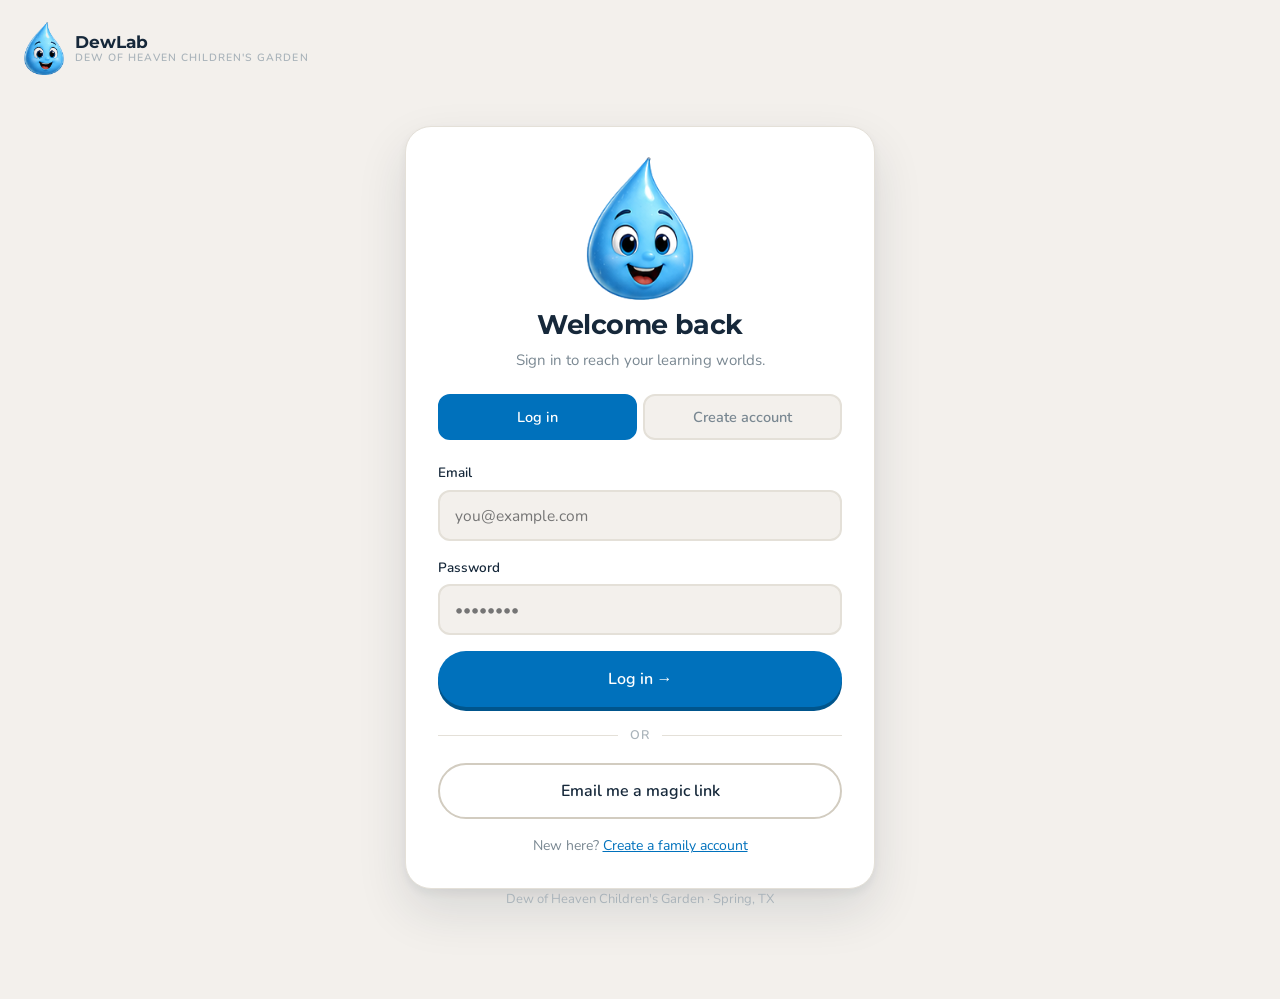
<file: login.html>
<!doctype html>
<html lang="en">
<head>
<meta charset="utf-8">
<meta name="viewport" content="width=device-width,initial-scale=1">
<title>Sign in — DewLab</title>
<link rel="icon" type="image/svg+xml" href="/favicon.svg">
<link rel="apple-touch-icon" href="/favicon.svg">
<meta name="theme-color" content="#4F7C4A">
<meta property="og:type" content="website">
<meta property="og:site_name" content="DewLab">
<meta property="og:title" content="Sign in — DewLab">
<meta property="og:description" content="Live garden sessions, hands-on builds and playful science for children in kindergarten through 6th grade, from Dew of Heaven Children's Garden in Spring, Texas.">
<meta property="og:image" content="https://talking-garden.vercel.app/og.png">
<meta property="og:url" content="https://talking-garden.vercel.app/login.html">
<meta property="og:image:type" content="image/png">
<meta property="og:image:width" content="1200">
<meta property="og:image:height" content="630">
<meta property="og:image:alt" content="DewLab — Dew of Heaven Children's Garden">
<meta name="twitter:card" content="summary_large_image">
<meta name="twitter:title" content="Sign in — DewLab">
<meta name="twitter:description" content="Live garden sessions, hands-on builds and playful science for children in kindergarten through 6th grade, from Dew of Heaven Children's Garden in Spring, Texas.">
<meta name="twitter:image" content="https://talking-garden.vercel.app/og.png">
<link rel="preconnect" href="https://fonts.googleapis.com">
<link rel="preconnect" href="https://fonts.gstatic.com" crossorigin>
<link href="https://fonts.googleapis.com/css2?family=Montserrat:wght@600;700;800;900&family=Nunito:wght@400;600;700;800&display=swap" rel="stylesheet">
<link rel="stylesheet" href="brand.css">
<style>

*{box-sizing:border-box}
body{margin:0;background:var(--beige);color:var(--body);font-family:var(--sans);font-size:16px;line-height:1.6;-webkit-font-smoothing:antialiased;min-height:100vh;display:flex;flex-direction:column;overflow-x:hidden}
h1,h2,h3{font-family:var(--display);color:var(--ink);margin:0;line-height:1.12;letter-spacing:-.02em;font-weight:700}
p{margin:0}a{color:var(--blue)}
.top{padding:22px 24px}
.brand{display:inline-flex;align-items:center;gap:11px;text-decoration:none}
.brand-mark{width:40px;height:auto}
.brand-txt{font-family:var(--display);font-weight:700;font-size:17px;color:var(--ink);line-height:1.15}
.brand-txt span{display:block;font-family:var(--sans);font-size:10.5px;font-weight:600;letter-spacing:.1em;text-transform:uppercase;color:var(--faint)}
.mid{flex:1;display:grid;place-items:center;padding:20px 24px 60px}
.card{width:100%;max-width:470px;margin:0 auto;background:#fff;border:1px solid var(--line);border-radius:26px;box-shadow:var(--shadow-lg);overflow:hidden}
.card-hd{padding:30px 32px 0;text-align:center}
.card-hd .m{font-size:36px;margin-bottom:10px}
.card-hd h1{font-size:27px;margin-bottom:8px}
.card-hd p{font-size:15px;color:var(--muted)}
.tabs{display:flex;gap:6px;padding:22px 32px 0}
.tab{flex:1;font-family:var(--sans);font-size:14.5px;font-weight:600;padding:11px;border-radius:12px;border:2px solid var(--line);background:var(--beige);color:var(--muted);cursor:pointer;transition:.15s}
.tab.on{background:var(--blue);border-color:var(--blue);color:#fff}
form{padding:22px 32px 30px}
label{display:block;font-size:13.5px;font-weight:600;color:var(--ink);margin-bottom:6px}
input,select{width:100%;font-family:var(--sans);font-size:15.5px;padding:13px 15px;border-radius:12px;border:2px solid var(--line);background:var(--beige);color:var(--ink)}
input:focus,select:focus{outline:none;border-color:var(--blue);background:#fff}
.field{margin-bottom:16px}
.kidrow{display:flex;gap:9px;margin-bottom:9px}
.kidrow input{flex:2}.kidrow select{flex:1.1}
.kidrow button{flex:none;width:44px;border-radius:12px;border:2px solid var(--line);background:var(--beige);color:var(--muted);font-size:19px;cursor:pointer}
.kidrow button:hover{border-color:var(--red);color:var(--red)}
.addkid{background:none;border:none;color:var(--blue);font-family:var(--sans);font-size:14px;font-weight:600;cursor:pointer;padding:0;text-decoration:underline}
.hint{font-size:13px;color:var(--muted);margin-top:-8px;margin-bottom:16px}
.btn{width:100%;display:inline-flex;align-items:center;justify-content:center;gap:9px;font-family:var(--sans);font-size:16px;font-weight:600;padding:15px;border-radius:999px;border:2px solid transparent;cursor:pointer;transition:.15s}
.btn-primary{background:var(--blue);color:#fff;box-shadow:0 4px 0 var(--blue-d)}
.btn-primary:hover{background:var(--blue-d)}
.btn-primary:disabled{opacity:.6;cursor:wait;box-shadow:none}
.alt{text-align:center;margin-top:16px;font-size:14px;color:var(--muted)}
.msg{margin-top:14px;padding:12px 15px;border-radius:12px;font-size:14px;font-weight:500;display:none}
.msg.err{display:block;background:var(--red-l);color:#8E3D1F;border:1px solid #EFCFC1}
.msg.ok{display:block;background:var(--blue-l);color:var(--blue-d);border:1px solid #CBDDC6}
.banner{max-width:470px;margin:0 auto 16px;background:var(--yellow);border:1px solid #EBD9A8;border-radius:14px;padding:13px 16px;font-size:13.5px;color:#7A5A0C}
.banner b{color:#5A4208}
.foot{text-align:center;padding:0 24px 30px;font-size:13px;color:var(--faint)}
.sep{display:flex;align-items:center;gap:12px;margin:18px 0;color:var(--faint);font-size:12.5px;font-weight:600;letter-spacing:.08em;text-transform:uppercase}
.sep::before,.sep::after{content:'';flex:1;height:1px;background:var(--line)}
.hide{display:none}
</style>
</head>
<body>

<div class="top">
  <a class="brand" href="index.html">
    <img class="brand-mark" src="img/dewey-happy.png" alt="">
    <span class="brand-txt">DewLab<span>Dew of Heaven Children's Garden</span></span>
  </a>
</div>

<div class="mid">
  <div style="width:100%">
    <div class="banner" id="demoBanner">
      <b>Demo mode.</b> Accounts are saved in this browser only, so you can click the whole flow right now.
      Fill in <b>config.js</b> with a Supabase URL and anon key to switch on real accounts.
    </div>

    <div class="card">
      <div class="card-hd">
        <div class="m" id="deweySpot"></div>
        <h1 id="hdTitle">Welcome back</h1>
        <p id="hdSub">Sign in to reach your learning worlds.</p>
      </div>

      <div class="tabs">
        <button class="tab on" id="tabIn" type="button">Log in</button>
        <button class="tab" id="tabUp" type="button">Create account</button>
      </div>

      <!-- LOG IN -->
      <form id="formIn">
        <div class="field">
          <label for="inEmail">Email</label>
          <input id="inEmail" type="email" autocomplete="email" placeholder="you@example.com">
        </div>
        <div class="field">
          <label for="inPass">Password</label>
          <input id="inPass" type="password" autocomplete="current-password" placeholder="••••••••">
        </div>
        <button class="btn btn-primary" type="submit">Log in →</button>
        <div class="sep hide" id="magicSep">or</div>
        <button class="btn hide" id="magicBtn" type="button" style="background:#fff;border-color:var(--line-d);color:var(--ink)">Email me a magic link</button>
        <div class="msg" id="msgIn"></div>
        <p class="alt">New here? <a href="#" id="toUp">Create a family account</a></p>
      </form>

      <!-- SIGN UP -->
      <form id="formUp" class="hide">
        <div class="field">
          <label for="upName">Your name (the grown-up)</label>
          <input id="upName" type="text" autocomplete="name" placeholder="Jamie Rivera">
        </div>
        <div class="field">
          <label for="upEmail">Email</label>
          <input id="upEmail" type="email" autocomplete="email" placeholder="you@example.com">
        </div>
        <div class="field">
          <label for="upPass">Choose a password</label>
          <input id="upPass" type="password" autocomplete="new-password" placeholder="At least 6 characters">
        </div>

        <label>Who's learning with you?</label>
        <p class="hint">First names only — that's all we ever store about a child.</p>
        <div id="kids"></div>
        <button class="addkid" id="addKid" type="button">+ Add another child</button>

        <div style="height:20px"></div>
        <button class="btn btn-primary" type="submit">Create our account →</button>
        <div class="msg" id="msgUp"></div>
        <p class="alt">Already have one? <a href="#" id="toIn">Log in</a></p>
      </form>
    </div>

    <p class="foot">Dew of Heaven Children's Garden · Spring, TX</p>
  </div>
</div>

<script src="dewey.js"></script>
<script src="config.js"></script>
<script src="auth.js"></script>
<script>
var _d=document.getElementById('deweySpot');
if(_d && window.Dewey) _d.innerHTML='<div style="display:grid;place-items:center">'+Dewey.html('happy',108,{enter:true})+'</div>';
var qs=new URLSearchParams(location.search), NEXT=qs.get('next')||'dashboard.html';

if(!window.TG_DEMO){
  document.getElementById('demoBanner').style.display='none';
  document.getElementById('magicSep').classList.remove('hide');
  document.getElementById('magicBtn').classList.remove('hide');
}

/* ---- tabs ---- */
var tabIn=document.getElementById('tabIn'), tabUp=document.getElementById('tabUp'),
    formIn=document.getElementById('formIn'), formUp=document.getElementById('formUp'),
    hdT=document.getElementById('hdTitle'), hdS=document.getElementById('hdSub');
function show(which){
  var up = which==='up';
  tabUp.className='tab'+(up?' on':''); tabIn.className='tab'+(up?'':' on');
  formUp.classList.toggle('hide',!up); formIn.classList.toggle('hide',up);
  hdT.textContent = up?'Start exploring':'Welcome back';
  hdS.textContent = up?'One account for the whole family — free.':'Sign in to reach your learning worlds.';
}
tabIn.onclick=function(){show('in')}; tabUp.onclick=function(){show('up')};
document.getElementById('toUp').onclick=function(e){e.preventDefault();show('up')};
document.getElementById('toIn').onclick=function(e){e.preventDefault();show('in')};
if(qs.get('mode')==='signup') show('up');

/* ---- child rows ---- */
var GRADES=['K','1st','2nd','3rd','4th','5th','6th'];
function addKidRow(){
  var row=document.createElement('div'); row.className='kidrow';
  row.innerHTML='<input type="text" placeholder="Child\'s first name" class="kname">'+
    '<select class="kgrade">'+GRADES.map(function(g){return '<option value="'+g+'">'+g+'</option>'}).join('')+'</select>'+
    '<button type="button" title="Remove">×</button>';
  row.querySelector('button').onclick=function(){
    if(document.querySelectorAll('#kids .kidrow').length>1) row.remove();
  };
  document.getElementById('kids').appendChild(row);
}
document.getElementById('addKid').onclick=addKidRow;
addKidRow();

function readKids(){
  return [].slice.call(document.querySelectorAll('#kids .kidrow')).map(function(r){
    return {name:r.querySelector('.kname').value.trim(), grade:r.querySelector('.kgrade').value};
  }).filter(function(k){return k.name});
}

function say(el,text,ok){ el.className='msg '+(ok?'ok':'err'); el.textContent=text; }

/* ---- submit: log in ---- */
formIn.onsubmit=async function(e){
  e.preventDefault();
  var b=formIn.querySelector('button[type=submit]'), m=document.getElementById('msgIn');
  b.disabled=true; m.className='msg';
  try{
    await TG.signIn({email:document.getElementById('inEmail').value, password:document.getElementById('inPass').value});
    say(m,'Welcome back! Taking you in…',true);
    setTimeout(function(){ location.href=NEXT; },500);
  }catch(err){ say(m, err.message||'Could not sign in.', false); b.disabled=false; }
};

/* ---- submit: sign up ---- */
formUp.onsubmit=async function(e){
  e.preventDefault();
  var b=formUp.querySelector('button[type=submit]'), m=document.getElementById('msgUp');
  var pass=document.getElementById('upPass').value;
  if(pass.length<6){ say(m,'Please pick a password of at least 6 characters.',false); return; }
  var kids=readKids();
  if(!kids.length){ say(m,'Add at least one child so we know who is learning.',false); return; }
  b.disabled=true; m.className='msg';
  try{
    var r = await TG.signUp({
      email:document.getElementById('upEmail').value,
      password:pass,
      parentName:document.getElementById('upName').value.trim(),
      children:kids
    });
    if(r && r.needsConfirmation){
      say(m,'Almost there — check your inbox and click the link we just sent, then come back and log in.',true);
      b.disabled=false;
      return;
    }
    say(m,'Account created — welcome to DewLab!',true);
    setTimeout(function(){ location.href=NEXT; },600);
  }catch(err){ say(m, err.message||'Could not create the account.', false); b.disabled=false; }
};

/* ---- magic link (real mode only) ---- */
document.getElementById('magicBtn').onclick=async function(){
  var m=document.getElementById('msgIn'), email=document.getElementById('inEmail').value;
  if(!email){ say(m,'Type your email first, then tap the magic link button.',false); return; }
  try{ await TG.sendMagicLink(email); say(m,'Check your inbox — we sent you a sign-in link.',true); }
  catch(err){ say(m, err.message||'Could not send the link.', false); }
};
</script>
</body>
</html>
</file>
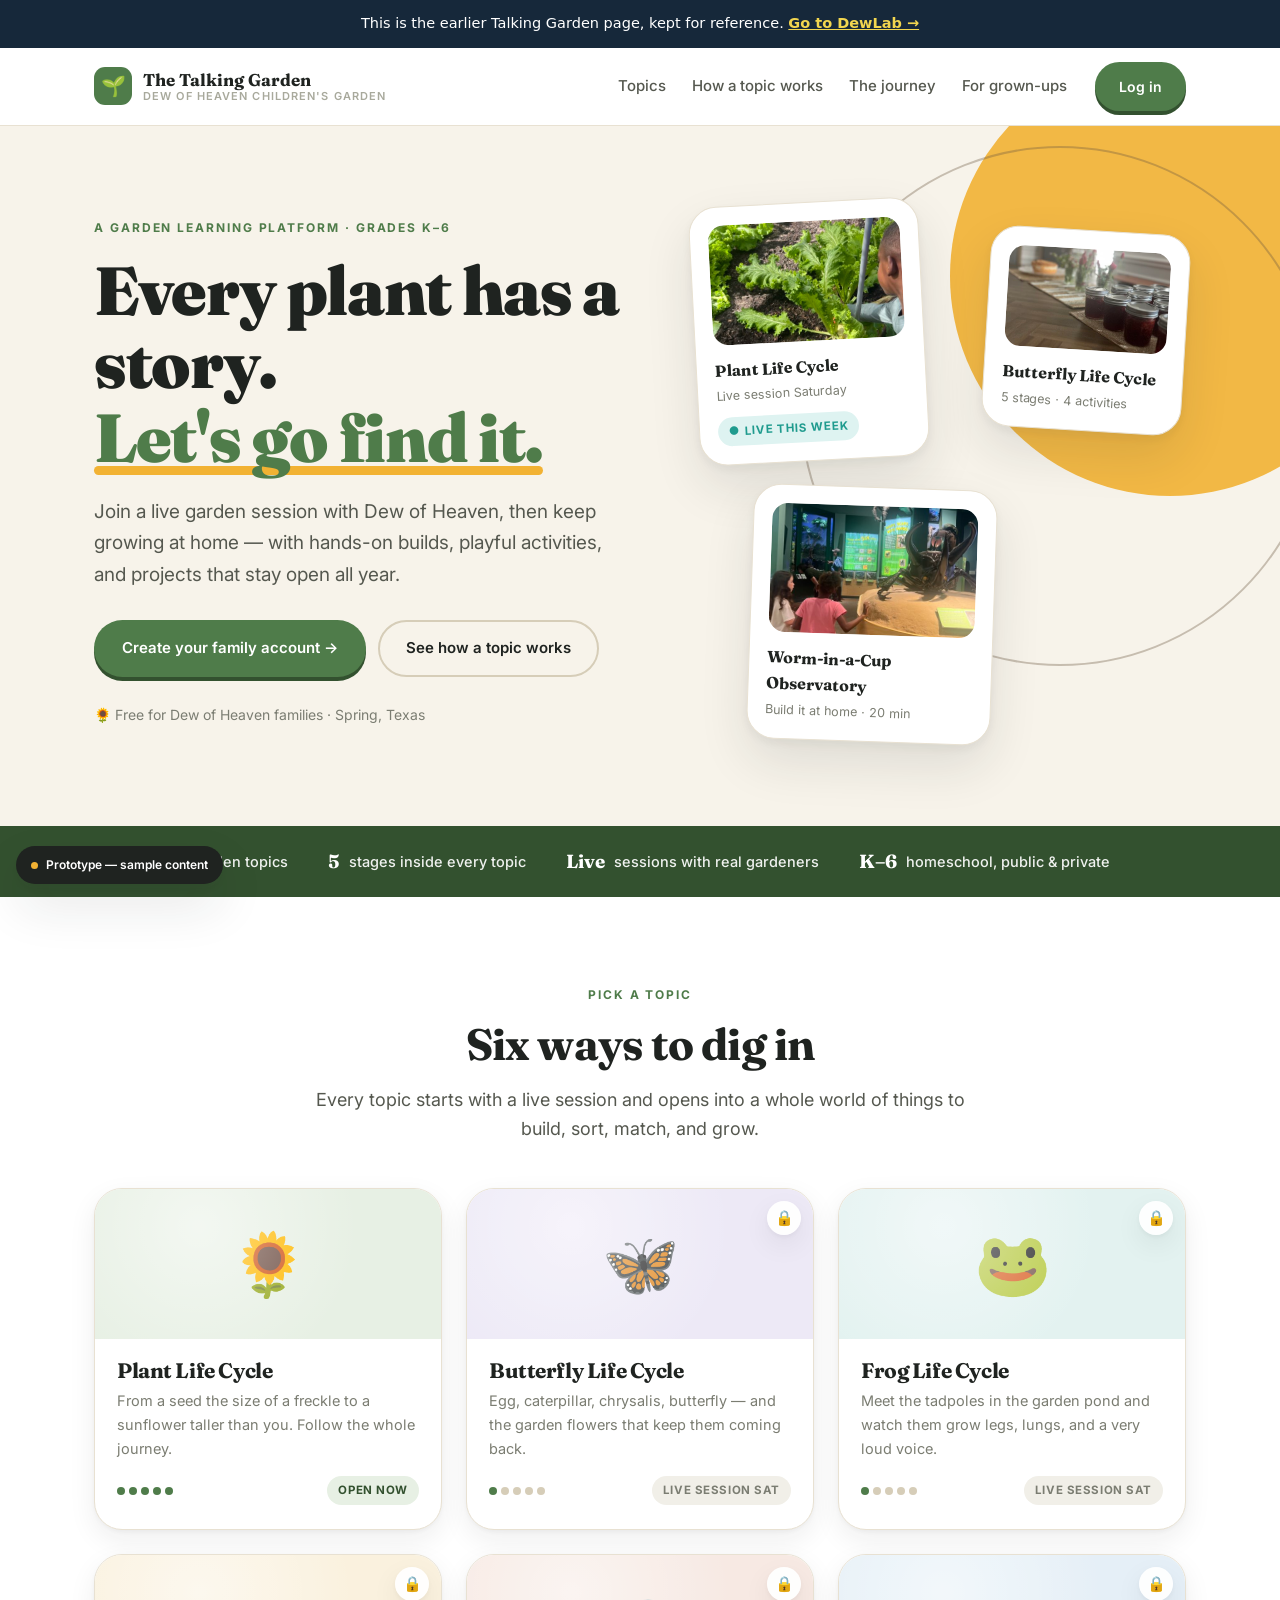
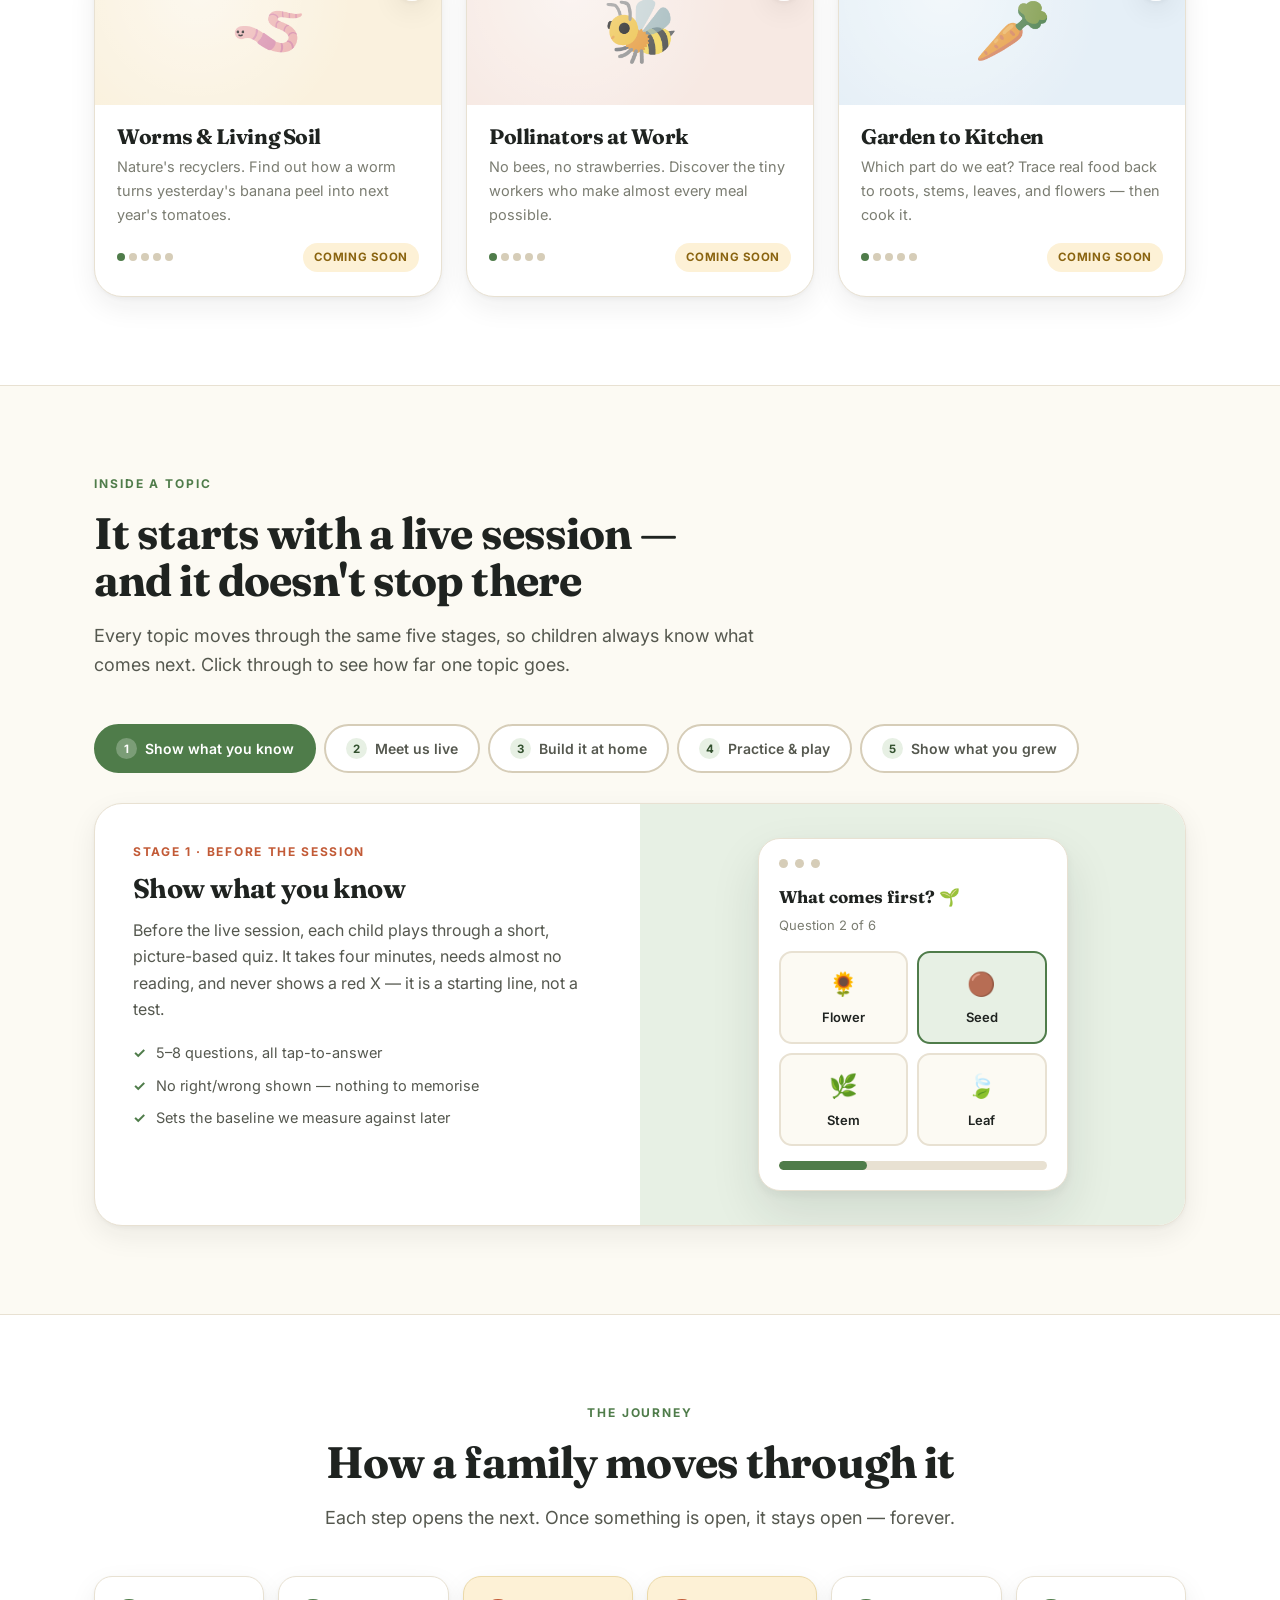
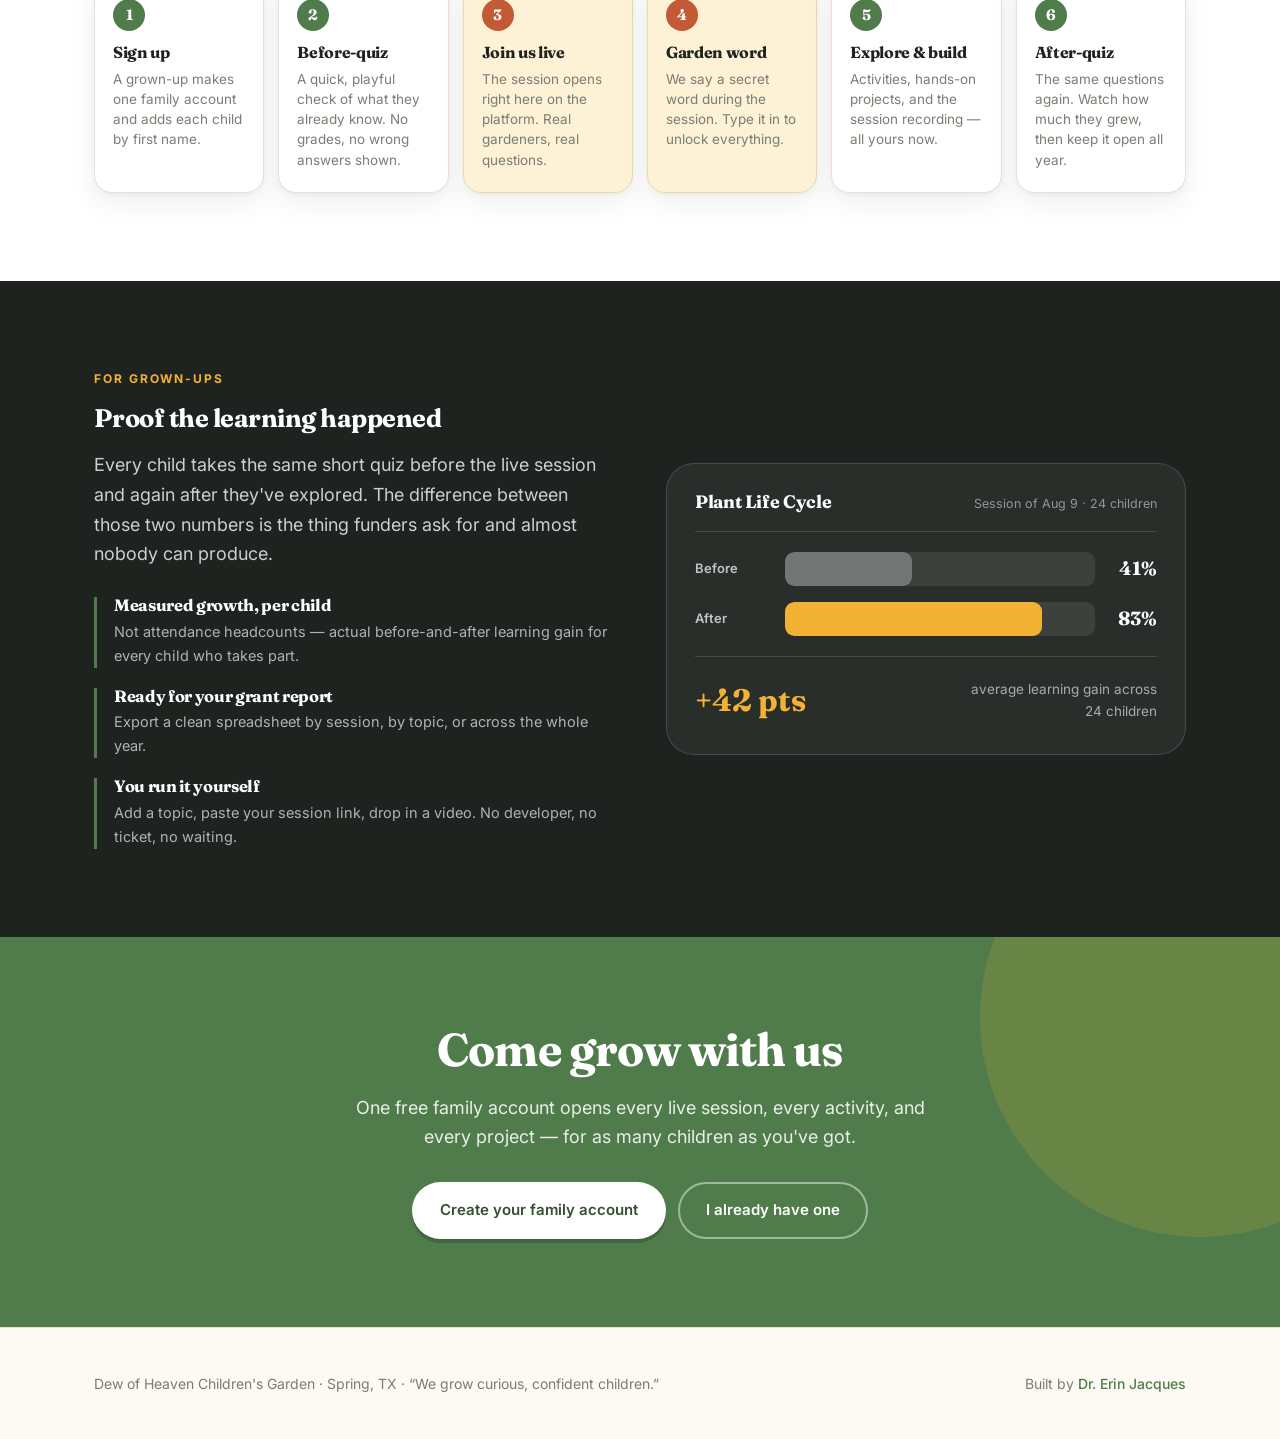
<file: talking-garden-2025.html>
<!doctype html>
<html lang="en">
<head>
<meta charset="utf-8">
<meta name="viewport" content="width=device-width,initial-scale=1">
<title>The Talking Garden (archived) — Dew of Heaven Children's Garden</title>
<meta name="robots" content="noindex">
<meta name="description" content="A garden learning platform for families. Live sessions, hands-on projects, and playful activities that grow curious, confident children.">
<link rel="icon" type="image/svg+xml" href="/favicon.svg">
<link rel="apple-touch-icon" href="/favicon.svg">
<meta name="theme-color" content="#4F7C4A">
<meta property="og:type" content="website">
<meta property="og:site_name" content="The Talking Garden">
<meta property="og:title" content="The Talking Garden">
<meta property="og:description" content="Live garden sessions, hands-on builds and playful science for children in kindergarten through 6th grade, from Dew of Heaven Children's Garden in Spring, Texas.">
<meta property="og:image" content="https://talking-garden.vercel.app/og.png">
<meta property="og:url" content="https://talking-garden.vercel.app/">
<meta property="og:image:type" content="image/png">
<meta property="og:image:width" content="1200">
<meta property="og:image:height" content="630">
<meta property="og:image:alt" content="The Talking Garden — Dew of Heaven Children's Garden">
<meta name="twitter:card" content="summary_large_image">
<meta name="twitter:title" content="The Talking Garden">
<meta name="twitter:description" content="Live garden sessions, hands-on builds and playful science for children in kindergarten through 6th grade, from Dew of Heaven Children's Garden in Spring, Texas.">
<meta name="twitter:image" content="https://talking-garden.vercel.app/og.png">
<link rel="preconnect" href="https://fonts.googleapis.com">
<link rel="preconnect" href="https://fonts.gstatic.com" crossorigin>
<link href="https://fonts.googleapis.com/css2?family=Fraunces:opsz,wght@9..144,500;9..144,600;9..144,700;9..144,900&family=Inter:wght@400;500;600;700&display=swap" rel="stylesheet">
<style>
:root{
  --cream:#F7F3EA; --paper:#FFFFFF; --paper2:#FCFAF3;
  --ink:#1F2320; --body:#55584F; --muted:#7B7D72; --faint:#A8A99C;
  --sage:#4F7C4A; --sage-d:#33512F; --sage-l:#E7F0E4;
  --soil:#6B5640; --terra:#C25A36; --terra-l:#FBE8E0;
  --sun:#F2B233; --sun-l:#FDF1D6;
  --sky:#3E90CC; --sky-l:#E2F0FA;
  --grape:#7A5BC4; --grape-l:#EEE8FB;
  --teal:#1F9B8E; --teal-l:#DEF3F1;
  --line:#E8E1D2; --line-d:#D6CDB8;
  --serif:'Fraunces',Georgia,serif; --sans:'Inter',-apple-system,BlinkMacSystemFont,'Segoe UI',sans-serif;
  --r:18px; --rl:28px;
  --shadow:0 2px 4px rgba(31,35,32,.04), 0 10px 28px rgba(31,35,32,.07);
  --shadow-lg:0 4px 8px rgba(31,35,32,.05), 0 22px 50px rgba(31,35,32,.11);
}
*{box-sizing:border-box}
html{scroll-behavior:smooth}
body{margin:0;background:var(--paper);color:var(--body);font-family:var(--sans);font-size:17px;line-height:1.65;-webkit-font-smoothing:antialiased;overflow-x:hidden}
h1,h2,h3,h4{font-family:var(--serif);color:var(--ink);margin:0;line-height:1.08;letter-spacing:-.02em;font-weight:700}
p{margin:0}
a{color:inherit}
img{max-width:100%;display:block}
.wrap{max-width:1140px;margin:0 auto;padding:0 24px}
.eyebrow{font-family:var(--sans);font-size:12px;font-weight:700;letter-spacing:.16em;text-transform:uppercase;color:var(--sage);margin-bottom:16px}
.btn{display:inline-flex;align-items:center;gap:9px;font-family:var(--sans);font-size:15px;font-weight:600;padding:14px 26px;border-radius:999px;border:2px solid transparent;text-decoration:none;cursor:pointer;white-space:nowrap;transition:transform .15s ease, box-shadow .15s ease, background .15s ease}
.btn:hover{transform:translateY(-2px)}
.btn-primary{background:var(--sage);color:#fff;box-shadow:0 4px 0 var(--sage-d)}
.btn-primary:hover{background:var(--sage-d);box-shadow:0 6px 0 var(--sage-d)}
.btn-ghost{background:transparent;color:var(--ink);border-color:var(--line-d)}
.btn-ghost:hover{border-color:var(--ink);background:var(--paper2)}

/* ---------- nav ---------- */
.nav{position:sticky;top:0;z-index:50;background:rgba(255,255,255,.92);backdrop-filter:blur(12px);border-bottom:1px solid var(--line)}
.nav-in{max-width:1140px;margin:0 auto;padding:14px 24px;display:flex;align-items:center;gap:28px}
.brand{display:flex;align-items:center;gap:11px;text-decoration:none;margin-right:auto}
.brand-mark{width:38px;height:38px;border-radius:11px;background:var(--sage);display:grid;place-items:center;font-size:20px;flex:none}
.brand-txt{font-family:var(--serif);font-weight:700;font-size:17px;color:var(--ink);line-height:1.15}
.brand-txt span{display:block;font-family:var(--sans);font-size:11px;font-weight:600;letter-spacing:.1em;text-transform:uppercase;color:var(--faint)}
.nav-links{display:flex;gap:26px}
.nav-links a{font-size:15px;font-weight:500;color:var(--body);text-decoration:none}
.nav-links a:hover{color:var(--sage)}
.nav .btn{padding:11px 22px;font-size:14px}
@media(max-width:860px){.nav-links{display:none}}

/* ---------- hero ---------- */
.hero{position:relative;background:var(--cream);overflow:hidden;padding:76px 0 84px}
.hero-grid{display:grid;grid-template-columns:1.05fr .95fr;gap:56px;align-items:center;position:relative;z-index:2}
.hero h1{font-size:clamp(40px,5.6vw,68px);font-weight:900;margin-bottom:22px}
.hero h1 em{font-style:normal;color:var(--sage);position:relative;white-space:nowrap}
.hero h1 em::after{content:'';position:absolute;left:0;right:0;bottom:.06em;height:.13em;background:var(--sun);border-radius:99px;z-index:-1}
.hero-sub{font-size:19px;max-width:30em;margin-bottom:30px}
.hero-cta{display:flex;gap:12px;flex-wrap:wrap;margin-bottom:26px}
.hero-note{font-size:14px;color:var(--muted);display:flex;align-items:center;gap:8px}
.blob{position:absolute;border-radius:50%;z-index:1}
.blob-sun{width:440px;height:440px;background:var(--sun);right:-110px;top:-70px;opacity:.9}
.blob-ring{width:520px;height:520px;border:2px solid var(--soil);right:-40px;top:20px;opacity:.35;background:none}
.hero-art{position:relative;z-index:3}
.art-stack{position:relative;height:540px}
.card-float{position:absolute;background:#fff;border-radius:var(--rl);box-shadow:var(--shadow-lg);padding:18px;border:1px solid var(--line)}
.cf1{width:230px;left:0;top:0;transform:rotate(-3deg)}
.cf2{width:200px;right:0;top:28px;transform:rotate(3.5deg)}
.cf3{width:244px;left:56px;bottom:0;transform:rotate(2deg)}
.cf-img{border-radius:16px;overflow:hidden;aspect-ratio:16/10;background:var(--sage-l)}
.cf-img img{width:100%;height:100%;object-fit:cover}
.cf-label{font-family:var(--serif);font-weight:700;color:var(--ink);font-size:16px;margin-top:12px}
.cf-meta{font-size:12.5px;color:var(--muted);margin-top:3px}
.cf-pill{display:inline-flex;align-items:center;gap:6px;font-size:11.5px;font-weight:700;letter-spacing:.06em;text-transform:uppercase;padding:5px 11px;border-radius:99px;background:var(--teal-l);color:var(--teal);margin-top:10px}
@media(max-width:940px){
  .hero-grid{grid-template-columns:1fr;gap:40px}
  .art-stack{height:520px;max-width:470px;margin:0 auto}
  .blob-sun{width:300px;height:300px;right:-80px}
  .blob-ring{display:none}
}
@media(max-width:560px){
  .art-stack{height:auto;display:grid;gap:14px}
  .card-float{position:static;width:auto;transform:none}
}

/* ---------- strip ---------- */
.strip{background:var(--sage-d);color:#fff;padding:20px 0}
.strip-in{display:flex;flex-wrap:wrap;justify-content:center;gap:14px 40px;align-items:center}
.strip-item{display:flex;align-items:center;gap:9px;font-size:14.5px;font-weight:500;color:rgba(255,255,255,.92)}
.strip-item b{font-family:var(--serif);font-size:19px;font-weight:700;color:#fff}

/* ---------- sections ---------- */
section{padding:88px 0}
.sec-head{max-width:660px;margin-bottom:44px}
.sec-head h2{font-size:clamp(30px,3.9vw,44px);margin-bottom:16px}
.sec-head p{font-size:18px}
.center{margin-left:auto;margin-right:auto;text-align:center}

/* ---------- topic grid ---------- */
.topics{display:grid;grid-template-columns:repeat(3,1fr);gap:24px}
@media(max-width:900px){.topics{grid-template-columns:repeat(2,1fr)}}
@media(max-width:600px){.topics{grid-template-columns:1fr}}
.topic{position:relative;border-radius:var(--rl);overflow:hidden;background:#fff;border:1px solid var(--line);box-shadow:var(--shadow);text-decoration:none;display:flex;flex-direction:column;transition:transform .18s ease, box-shadow .18s ease}
.topic:hover{transform:translateY(-5px);box-shadow:var(--shadow-lg)}
.topic-art{height:150px;display:grid;place-items:center;font-size:62px;position:relative}
.topic-art::after{content:'';position:absolute;inset:0;background:radial-gradient(circle at 30% 25%,rgba(255,255,255,.5),transparent 60%)}
.t-plant .topic-art{background:var(--sage-l)}
.t-butterfly .topic-art{background:var(--grape-l)}
.t-frog .topic-art{background:var(--teal-l)}
.t-worm .topic-art{background:var(--sun-l)}
.t-pollinator .topic-art{background:var(--terra-l)}
.t-soil .topic-art{background:var(--sky-l)}
.topic-body{padding:20px 22px 24px;flex:1;display:flex;flex-direction:column}
.topic-body h3{font-size:21px;margin-bottom:7px}
.topic-body p{font-size:14.5px;color:var(--muted);margin-bottom:16px;flex:1}
.topic-foot{display:flex;align-items:center;justify-content:space-between;gap:10px}
.stages{display:flex;gap:4px}
.dot{width:8px;height:8px;border-radius:50%;background:var(--line-d)}
.dot.on{background:var(--sage)}
.tag{font-size:11.5px;font-weight:700;letter-spacing:.05em;text-transform:uppercase;padding:5px 11px;border-radius:99px}
.tag-open{background:var(--sage-l);color:var(--sage-d)}
.tag-lock{background:#F1EFE8;color:var(--muted)}
.tag-soon{background:var(--sun-l);color:#8A6410}
.topic.locked .topic-art{filter:saturate(.72)}
.lockbadge{position:absolute;top:12px;right:12px;width:34px;height:34px;border-radius:50%;background:rgba(255,255,255,.94);display:grid;place-items:center;font-size:15px;box-shadow:var(--shadow);z-index:2}

/* ---------- inside a topic ---------- */
.inside{background:var(--paper2);border-top:1px solid var(--line);border-bottom:1px solid var(--line)}
.stage-tabs{display:flex;gap:8px;flex-wrap:wrap;margin-bottom:30px}
.stab{font-family:var(--sans);font-size:14px;font-weight:600;padding:12px 20px;border-radius:999px;border:2px solid var(--line-d);background:#fff;color:var(--body);cursor:pointer;transition:all .15s ease;display:flex;align-items:center;gap:8px}
.stab:hover{border-color:var(--sage)}
.stab.on{background:var(--sage);border-color:var(--sage);color:#fff}
.stab .n{width:21px;height:21px;border-radius:50%;background:var(--sage-l);color:var(--sage-d);font-size:11.5px;font-weight:700;display:grid;place-items:center;font-family:var(--sans)}
.stab.on .n{background:rgba(255,255,255,.25);color:#fff}
.stage-panel{background:#fff;border:1px solid var(--line);border-radius:var(--rl);box-shadow:var(--shadow);overflow:hidden;display:grid;grid-template-columns:1fr 1fr;min-height:330px}
@media(max-width:860px){.stage-panel{grid-template-columns:1fr}}
.sp-copy{padding:38px}
.sp-copy h3{font-size:27px;margin-bottom:14px}
.sp-copy .kicker{font-size:12px;font-weight:700;letter-spacing:.14em;text-transform:uppercase;color:var(--terra);margin-bottom:12px}
.sp-copy p{font-size:16px;margin-bottom:18px}
.sp-list{list-style:none;padding:0;margin:0;display:grid;gap:9px}
.sp-list li{font-size:14.5px;display:flex;gap:10px;align-items:flex-start;color:var(--body)}
.sp-list li::before{content:'✓';color:var(--sage);font-weight:700;flex:none}
.sp-vis{background:var(--sage-l);display:grid;place-items:center;padding:34px;position:relative}
.device{width:100%;max-width:310px;background:#fff;border-radius:22px;box-shadow:var(--shadow-lg);padding:20px;border:1px solid var(--line)}
.device-top{display:flex;align-items:center;gap:7px;margin-bottom:15px}
.device-top i{width:9px;height:9px;border-radius:50%;background:var(--line-d);display:block}
.dv-title{font-family:var(--serif);font-weight:700;color:var(--ink);font-size:17px;margin-bottom:4px}
.dv-sub{font-size:13px;color:var(--muted);margin-bottom:14px}
.dv-row{display:grid;grid-template-columns:1fr 1fr;gap:9px}
.dv-chip{border:2px solid var(--line);border-radius:13px;padding:13px 9px;text-align:center;font-size:13px;font-weight:600;color:var(--ink);background:var(--paper2)}
.dv-chip .e{font-size:23px;display:block;margin-bottom:4px}
.dv-chip.hit{border-color:var(--sage);background:var(--sage-l)}
.dv-bar{height:9px;border-radius:99px;background:var(--line);overflow:hidden;margin-top:15px}
.dv-bar i{display:block;height:100%;width:62%;background:var(--sage);border-radius:99px}
.dv-video{aspect-ratio:16/10;border-radius:13px;background:var(--ink);display:grid;place-items:center;color:#fff;font-size:31px;margin-bottom:13px;position:relative;overflow:hidden}
.dv-video img{position:absolute;inset:0;width:100%;height:100%;object-fit:cover;opacity:.55}
.dv-video span{position:relative;z-index:2}
.live{position:absolute;top:10px;left:10px;z-index:2;background:var(--terra);color:#fff;font-size:10.5px;font-weight:700;letter-spacing:.08em;text-transform:uppercase;padding:4px 9px;border-radius:99px;display:flex;align-items:center;gap:5px}
.live i{width:6px;height:6px;border-radius:50%;background:#fff;display:block;animation:pulse 1.6s infinite}
@keyframes pulse{0%,100%{opacity:1}50%{opacity:.3}}

/* ---------- journey ---------- */
.journey{display:grid;grid-template-columns:repeat(6,1fr);gap:14px;counter-reset:j}
@media(max-width:980px){.journey{grid-template-columns:repeat(3,1fr)}}
@media(max-width:620px){.journey{grid-template-columns:repeat(2,1fr)}}
.jstep{background:#fff;border:1px solid var(--line);border-radius:var(--r);padding:22px 18px;position:relative;box-shadow:var(--shadow)}
.jstep .jn{width:32px;height:32px;border-radius:50%;background:var(--sage);color:#fff;font-family:var(--serif);font-weight:700;font-size:15px;display:grid;place-items:center;margin-bottom:13px}
.jstep h4{font-size:16px;margin-bottom:7px}
.jstep p{font-size:13.5px;color:var(--muted);line-height:1.5}
.jstep.key{background:var(--sun-l);border-color:#EBD9A8}
.jstep.key .jn{background:var(--terra)}

/* ---------- grown-ups ---------- */
.grown{background:var(--ink);color:rgba(255,255,255,.78)}
.grown h2,.grown h3,.grown h4{color:#fff}
.grown .eyebrow{color:var(--sun)}
.grown-grid h2{margin-bottom:18px}
.grown-grid{display:grid;grid-template-columns:1fr 1fr;gap:52px;align-items:center}
@media(max-width:900px){.grown-grid{grid-template-columns:1fr;gap:36px}}
.report{background:rgba(255,255,255,.05);border:1px solid rgba(255,255,255,.14);border-radius:var(--rl);padding:28px}
.report-head{display:flex;justify-content:space-between;align-items:baseline;margin-bottom:20px;padding-bottom:16px;border-bottom:1px solid rgba(255,255,255,.13)}
.report-head h4{font-size:18px}
.report-head span{font-size:12.5px;color:rgba(255,255,255,.5)}
.metric{display:flex;align-items:center;gap:16px;margin-bottom:16px}
.metric-bar{flex:1;height:34px;border-radius:9px;background:rgba(255,255,255,.09);overflow:hidden;position:relative}
.metric-bar i{position:absolute;left:0;top:0;bottom:0;border-radius:9px;display:block}
.metric-lab{width:74px;font-size:13px;font-weight:600;color:rgba(255,255,255,.72);flex:none}
.metric-val{width:46px;text-align:right;font-family:var(--serif);font-weight:700;font-size:19px;color:#fff;flex:none}
.gain{margin-top:20px;padding-top:18px;border-top:1px solid rgba(255,255,255,.13);display:flex;align-items:center;justify-content:space-between}
.gain b{font-family:var(--serif);font-size:31px;color:var(--sun)}
.gain span{font-size:13.5px;color:rgba(255,255,255,.6);max-width:15em;text-align:right}
.gfeat{display:grid;gap:20px;margin-top:28px}
.gfeat div{padding-left:17px;border-left:3px solid var(--sage)}
.gfeat h4{font-size:16.5px;margin-bottom:5px}
.gfeat p{font-size:14.5px;color:rgba(255,255,255,.65)}

/* ---------- cta ---------- */
.cta{background:var(--sage);color:rgba(255,255,255,.88);text-align:center;position:relative;overflow:hidden}
.cta h2{color:#fff;font-size:clamp(30px,4.2vw,46px);margin-bottom:18px}
.cta p{font-size:18px;max-width:34em;margin:0 auto 30px}
.cta .btn-primary{background:#fff;color:var(--sage-d);box-shadow:0 4px 0 rgba(0,0,0,.18)}
.cta .btn-ghost{color:#fff;border-color:rgba(255,255,255,.45)}
.cta .btn-ghost:hover{background:rgba(255,255,255,.12);border-color:#fff}
.cta .blob-sun{opacity:.16;right:-140px;top:-140px}

/* ---------- footer ---------- */
footer{background:var(--paper2);border-top:1px solid var(--line);padding:44px 0;font-size:14px;color:var(--muted)}
.foot-in{display:flex;flex-wrap:wrap;gap:18px;justify-content:space-between;align-items:center}
.foot-in a{color:var(--sage);text-decoration:none;font-weight:500}
.proto{position:fixed;left:16px;bottom:16px;z-index:99;background:var(--ink);color:#fff;font-size:12px;font-weight:600;padding:9px 15px;border-radius:99px;box-shadow:var(--shadow-lg);display:flex;align-items:center;gap:8px}
.proto i{width:7px;height:7px;border-radius:50%;background:var(--sun);display:block}
</style>
</head>
<body>
<div style="background:#16283A;color:#fff;padding:12px 20px;text-align:center;font-family:system-ui,sans-serif;font-size:14.5px">
  This is the earlier Talking Garden page, kept for reference.
  <a href="/" style="color:#F2D64F;font-weight:700">Go to DewLab &rarr;</a>
</div>

<nav class="nav">
  <div class="nav-in">
    <a class="brand" href="#top">
      <span class="brand-mark">🌱</span>
      <span class="brand-txt">The Talking Garden<span>Dew of Heaven Children's Garden</span></span>
    </a>
    <div class="nav-links">
      <a href="#topics">Topics</a>
      <a href="#inside">How a topic works</a>
      <a href="#journey">The journey</a>
      <a href="#grownups">For grown-ups</a>
    </div>
    <a class="btn btn-primary" href="login.html">Log in</a>
  </div>
</nav>

<header class="hero" id="top">
  <span class="blob blob-sun"></span>
  <span class="blob blob-ring"></span>
  <div class="wrap hero-grid">
    <div>
      <div class="eyebrow">A garden learning platform · Grades K–6</div>
      <h1>Every plant has a story. <em>Let's go find it.</em></h1>
      <p class="hero-sub">Join a live garden session with Dew of Heaven, then keep growing at home — with hands-on builds, playful activities, and projects that stay open all year.</p>
      <div class="hero-cta">
        <a class="btn btn-primary" href="login.html?mode=signup">Create your family account →</a>
        <a class="btn btn-ghost" href="#inside">See how a topic works</a>
      </div>
      <p class="hero-note">🌻 Free for Dew of Heaven families · Spring, Texas</p>
    </div>
    <div class="hero-art">
      <div class="art-stack">
        <div class="card-float cf2">
          <div class="cf-img"><img src="img/kids2.jpg" alt="Children exploring the garden beds"></div>
          <div class="cf-label">Butterfly Life Cycle</div>
          <div class="cf-meta">5 stages · 4 activities</div>
        </div>
        <div class="card-float cf1">
          <div class="cf-img"><img src="img/kids1.jpg" alt="A child planting in the garden"></div>
          <div class="cf-label">Plant Life Cycle</div>
          <div class="cf-meta">Live session Saturday</div>
          <span class="cf-pill">● Live this week</span>
        </div>
        <div class="card-float cf3">
          <div class="cf-img"><img src="img/kids4.jpg" alt="Children at the worm farm"></div>
          <div class="cf-label">Worm-in-a-Cup Observatory</div>
          <div class="cf-meta">Build it at home · 20 min</div>
        </div>
      </div>
    </div>
  </div>
</header>

<div class="strip">
  <div class="wrap strip-in">
    <span class="strip-item"><b>6</b> garden topics</span>
    <span class="strip-item"><b>5</b> stages inside every topic</span>
    <span class="strip-item"><b>Live</b> sessions with real gardeners</span>
    <span class="strip-item"><b>K–6</b> homeschool, public &amp; private</span>
  </div>
</div>

<section id="topics">
  <div class="wrap">
    <div class="sec-head center">
      <div class="eyebrow">Pick a topic</div>
      <h2>Six ways to dig in</h2>
      <p>Every topic starts with a live session and opens into a whole world of things to build, sort, match, and grow.</p>
    </div>
    <div class="topics">

      <a class="topic t-plant" href="topic.html">
        <div class="topic-art">🌻</div>
        <div class="topic-body">
          <h3>Plant Life Cycle</h3>
          <p>From a seed the size of a freckle to a sunflower taller than you. Follow the whole journey.</p>
          <div class="topic-foot">
            <span class="stages"><i class="dot on"></i><i class="dot on"></i><i class="dot on"></i><i class="dot on"></i><i class="dot on"></i></span>
            <span class="tag tag-open">Open now</span>
          </div>
        </div>
      </a>

      <a class="topic t-butterfly locked" href="#journey">
        <span class="lockbadge">🔒</span>
        <div class="topic-art">🦋</div>
        <div class="topic-body">
          <h3>Butterfly Life Cycle</h3>
          <p>Egg, caterpillar, chrysalis, butterfly — and the garden flowers that keep them coming back.</p>
          <div class="topic-foot">
            <span class="stages"><i class="dot on"></i><i class="dot"></i><i class="dot"></i><i class="dot"></i><i class="dot"></i></span>
            <span class="tag tag-lock">Live session Sat</span>
          </div>
        </div>
      </a>

      <a class="topic t-frog locked" href="#journey">
        <span class="lockbadge">🔒</span>
        <div class="topic-art">🐸</div>
        <div class="topic-body">
          <h3>Frog Life Cycle</h3>
          <p>Meet the tadpoles in the garden pond and watch them grow legs, lungs, and a very loud voice.</p>
          <div class="topic-foot">
            <span class="stages"><i class="dot on"></i><i class="dot"></i><i class="dot"></i><i class="dot"></i><i class="dot"></i></span>
            <span class="tag tag-lock">Live session Sat</span>
          </div>
        </div>
      </a>

      <a class="topic t-worm locked" href="#journey">
        <span class="lockbadge">🔒</span>
        <div class="topic-art">🪱</div>
        <div class="topic-body">
          <h3>Worms &amp; Living Soil</h3>
          <p>Nature's recyclers. Find out how a worm turns yesterday's banana peel into next year's tomatoes.</p>
          <div class="topic-foot">
            <span class="stages"><i class="dot on"></i><i class="dot"></i><i class="dot"></i><i class="dot"></i><i class="dot"></i></span>
            <span class="tag tag-soon">Coming soon</span>
          </div>
        </div>
      </a>

      <a class="topic t-pollinator locked" href="#journey">
        <span class="lockbadge">🔒</span>
        <div class="topic-art">🐝</div>
        <div class="topic-body">
          <h3>Pollinators at Work</h3>
          <p>No bees, no strawberries. Discover the tiny workers who make almost every meal possible.</p>
          <div class="topic-foot">
            <span class="stages"><i class="dot on"></i><i class="dot"></i><i class="dot"></i><i class="dot"></i><i class="dot"></i></span>
            <span class="tag tag-soon">Coming soon</span>
          </div>
        </div>
      </a>

      <a class="topic t-soil locked" href="#journey">
        <span class="lockbadge">🔒</span>
        <div class="topic-art">🥕</div>
        <div class="topic-body">
          <h3>Garden to Kitchen</h3>
          <p>Which part do we eat? Trace real food back to roots, stems, leaves, and flowers — then cook it.</p>
          <div class="topic-foot">
            <span class="stages"><i class="dot on"></i><i class="dot"></i><i class="dot"></i><i class="dot"></i><i class="dot"></i></span>
            <span class="tag tag-soon">Coming soon</span>
          </div>
        </div>
      </a>

    </div>
  </div>
</section>

<section class="inside" id="inside">
  <div class="wrap">
    <div class="sec-head">
      <div class="eyebrow">Inside a topic</div>
      <h2>It starts with a live session — and it doesn't stop there</h2>
      <p>Every topic moves through the same five stages, so children always know what comes next. Click through to see how far one topic goes.</p>
    </div>

    <div class="stage-tabs" id="tabs">
      <button class="stab on" data-s="0"><span class="n">1</span> Show what you know</button>
      <button class="stab" data-s="1"><span class="n">2</span> Meet us live</button>
      <button class="stab" data-s="2"><span class="n">3</span> Build it at home</button>
      <button class="stab" data-s="3"><span class="n">4</span> Practice &amp; play</button>
      <button class="stab" data-s="4"><span class="n">5</span> Show what you grew</button>
    </div>

    <div class="stage-panel" id="panel"></div>
  </div>
</section>

<section id="journey">
  <div class="wrap">
    <div class="sec-head center">
      <div class="eyebrow">The journey</div>
      <h2>How a family moves through it</h2>
      <p>Each step opens the next. Once something is open, it stays open — forever.</p>
    </div>
    <div class="journey">
      <div class="jstep">
        <div class="jn">1</div>
        <h4>Sign up</h4>
        <p>A grown-up makes one family account and adds each child by first name.</p>
      </div>
      <div class="jstep">
        <div class="jn">2</div>
        <h4>Before-quiz</h4>
        <p>A quick, playful check of what they already know. No grades, no wrong answers shown.</p>
      </div>
      <div class="jstep key">
        <div class="jn">3</div>
        <h4>Join us live</h4>
        <p>The session opens right here on the platform. Real gardeners, real questions.</p>
      </div>
      <div class="jstep key">
        <div class="jn">4</div>
        <h4>Garden word</h4>
        <p>We say a secret word during the session. Type it in to unlock everything.</p>
      </div>
      <div class="jstep">
        <div class="jn">5</div>
        <h4>Explore &amp; build</h4>
        <p>Activities, hands-on projects, and the session recording — all yours now.</p>
      </div>
      <div class="jstep">
        <div class="jn">6</div>
        <h4>After-quiz</h4>
        <p>The same questions again. Watch how much they grew, then keep it open all year.</p>
      </div>
    </div>
  </div>
</section>

<section class="grown" id="grownups">
  <div class="wrap grown-grid">
    <div>
      <div class="eyebrow">For grown-ups</div>
      <h2>Proof the learning happened</h2>
      <p style="font-size:18px;margin-bottom:8px">Every child takes the same short quiz before the live session and again after they've explored. The difference between those two numbers is the thing funders ask for and almost nobody can produce.</p>
      <div class="gfeat">
        <div>
          <h4>Measured growth, per child</h4>
          <p>Not attendance headcounts — actual before-and-after learning gain for every child who takes part.</p>
        </div>
        <div>
          <h4>Ready for your grant report</h4>
          <p>Export a clean spreadsheet by session, by topic, or across the whole year.</p>
        </div>
        <div>
          <h4>You run it yourself</h4>
          <p>Add a topic, paste your session link, drop in a video. No developer, no ticket, no waiting.</p>
        </div>
      </div>
    </div>
    <div class="report">
      <div class="report-head">
        <h4>Plant Life Cycle</h4>
        <span>Session of Aug 9 · 24 children</span>
      </div>
      <div class="metric">
        <span class="metric-lab">Before</span>
        <span class="metric-bar"><i style="width:41%;background:rgba(255,255,255,.28)"></i></span>
        <span class="metric-val">41%</span>
      </div>
      <div class="metric">
        <span class="metric-lab">After</span>
        <span class="metric-bar"><i style="width:83%;background:var(--sun)"></i></span>
        <span class="metric-val">83%</span>
      </div>
      <div class="gain">
        <b>+42 pts</b>
        <span>average learning gain across 24 children</span>
      </div>
    </div>
  </div>
</section>

<section class="cta" id="cta">
  <span class="blob blob-sun"></span>
  <div class="wrap" style="position:relative;z-index:2">
    <h2>Come grow with us</h2>
    <p>One free family account opens every live session, every activity, and every project — for as many children as you've got.</p>
    <div style="display:flex;gap:12px;justify-content:center;flex-wrap:wrap">
      <a class="btn btn-primary" href="login.html?mode=signup">Create your family account</a>
      <a class="btn btn-ghost" href="login.html">I already have one</a>
    </div>
  </div>
</section>

<footer>
  <div class="wrap foot-in">
    <span>Dew of Heaven Children's Garden · Spring, TX · “We grow curious, confident children.”</span>
    <span>Built by <a href="#">Dr. Erin Jacques</a></span>
  </div>
</footer>

<div class="proto"><i></i> Prototype — sample content</div>

<script>
var STAGES=[
 {kicker:'Stage 1 · Before the session',
  h:'Show what you know',
  p:'Before the live session, each child plays through a short, picture-based quiz. It takes four minutes, needs almost no reading, and never shows a red X — it is a starting line, not a test.',
  list:['5–8 questions, all tap-to-answer','No right/wrong shown — nothing to memorise','Sets the baseline we measure against later'],
  vis:'quiz'},
 {kicker:'Stage 2 · Saturday morning',
  h:'Meet us live',
  p:'The session opens right on the platform. Real gardeners, real beds, real questions from real children — and somewhere in the middle we say the secret garden word.',
  list:['One button — no links to hunt for','Recording appears here afterwards','The garden word unlocks everything else'],
  vis:'live'},
 {kicker:'Stage 3 · Hands in the soil',
  h:'Build it at home',
  p:'The projects families keep asking for, written step by step for a grown-up and a child to do together. Worm-in-a-cup, bee houses, strawberry jam, regrowing a green onion on the windowsill.',
  list:['Materials list you can check before starting','Step-by-step build mode, one card at a time','A "why it works" note for the curious'],
  vis:'build'},
 {kicker:'Stage 4 · Any time',
  h:'Practice &amp; play',
  p:'Sort the scraps the worms will eat. Put the life cycle in order. Match the food to the part of the plant it came from. Quick, tactile, and endlessly repeatable.',
  list:['Made for tablets and little hands','Play again as often as they like','Badges for every activity finished'],
  vis:'play'},
 {kicker:'Stage 5 · Show your growth',
  h:'Show what you grew',
  p:'The same quiz from stage one comes back. This time the child sees the score, the growth, and a certificate with their name on it — and the whole topic stays unlocked for good.',
  list:['Side-by-side: before and after','A printable Junior Garden Scientist certificate','Everything stays open for revisiting'],
  vis:'grew'}
];

function vis(kind){
 if(kind==='quiz') return '<div class="device"><div class="device-top"><i></i><i></i><i></i></div>'+
   '<div class="dv-title">What comes first? 🌱</div><div class="dv-sub">Question 2 of 6</div>'+
   '<div class="dv-row"><div class="dv-chip"><span class="e">🌻</span>Flower</div><div class="dv-chip hit"><span class="e">🟤</span>Seed</div>'+
   '<div class="dv-chip"><span class="e">🌿</span>Stem</div><div class="dv-chip"><span class="e">🍃</span>Leaf</div></div>'+
   '<div class="dv-bar"><i style="width:33%"></i></div></div>';
 if(kind==='live') return '<div class="device"><div class="device-top"><i></i><i></i><i></i></div>'+
   '<div class="dv-video"><span class="live"><i></i>Live now</span><img src="img/wide1.jpg" alt=""><span>▶</span></div>'+
   '<div class="dv-title">Plant Life Cycle</div><div class="dv-sub">Saturday · 10:00 AM with Ms. Nia</div>'+
   '<div style="margin-top:13px;background:var(--sage);color:#fff;text-align:center;padding:12px;border-radius:12px;font-weight:600;font-size:14px">Join the garden session</div></div>';
 if(kind==='build') return '<div class="device"><div class="device-top"><i></i><i></i><i></i></div>'+
   '<div class="dv-title">Worm-in-a-Cup 🪱</div><div class="dv-sub">Step 2 of 6 · Add your worms</div>'+
   '<div class="dv-video" style="aspect-ratio:16/11"><img src="img/kids4.jpg" alt=""><span style="font-size:38px">🪱</span></div>'+
   '<div style="font-size:13.5px;color:var(--body);line-height:1.5">Gently place 2–3 red wigglers on top with a few tiny fruit peels.</div>'+
   '<div class="dv-bar"><i style="width:33%"></i></div></div>';
 if(kind==='play') return '<div class="device"><div class="device-top"><i></i><i></i><i></i></div>'+
   '<div class="dv-title">Feed the worms 😋</div><div class="dv-sub">Tap a scrap to sort it</div>'+
   '<div class="dv-row"><div class="dv-chip hit"><span class="e">🍌</span>Yes!</div><div class="dv-chip"><span class="e">🔋</span>No thanks</div>'+
   '<div class="dv-chip hit"><span class="e">🍎</span>Yes!</div><div class="dv-chip"><span class="e">🍕</span>No thanks</div></div>'+
   '<div style="margin-top:14px;text-align:center;font-size:13px;color:var(--sage);font-weight:600">3 of 8 sorted — keep going!</div></div>';
 return '<div class="device"><div class="device-top"><i></i><i></i><i></i></div>'+
   '<div class="dv-title">Look how you grew! 🌟</div><div class="dv-sub">Plant Life Cycle · finished</div>'+
   '<div style="display:flex;gap:10px;margin-bottom:12px"><div style="flex:1;background:var(--paper2);border-radius:12px;padding:13px;text-align:center"><div style="font-size:12px;color:var(--muted)">Before</div><div style="font-family:var(--serif);font-size:25px;font-weight:700;color:var(--muted)">2/6</div></div>'+
   '<div style="flex:1;background:var(--sage-l);border-radius:12px;padding:13px;text-align:center"><div style="font-size:12px;color:var(--sage-d)">After</div><div style="font-family:var(--serif);font-size:25px;font-weight:700;color:var(--sage-d)">6/6</div></div></div>'+
   '<div style="background:var(--sun-l);border-radius:12px;padding:13px;text-align:center;font-size:13.5px;font-weight:600;color:#8A6410">🏅 Junior Garden Scientist</div></div>';
}

function draw(i){
 var s=STAGES[i];
 document.getElementById('panel').innerHTML=
  '<div class="sp-copy"><div class="kicker">'+s.kicker+'</div><h3>'+s.h+'</h3><p>'+s.p+'</p>'+
  '<ul class="sp-list">'+s.list.map(function(x){return '<li>'+x+'</li>';}).join('')+'</ul></div>'+
  '<div class="sp-vis">'+vis(s.vis)+'</div>';
 var b=document.querySelectorAll('.stab');
 for(var k=0;k<b.length;k++){ b[k].className='stab'+(k===i?' on':''); }
}
document.getElementById('tabs').addEventListener('click',function(e){
 var t=e.target.closest('.stab'); if(t) draw(+t.dataset.s);
});
draw(0);
</script>
</body>
</html>
</file>
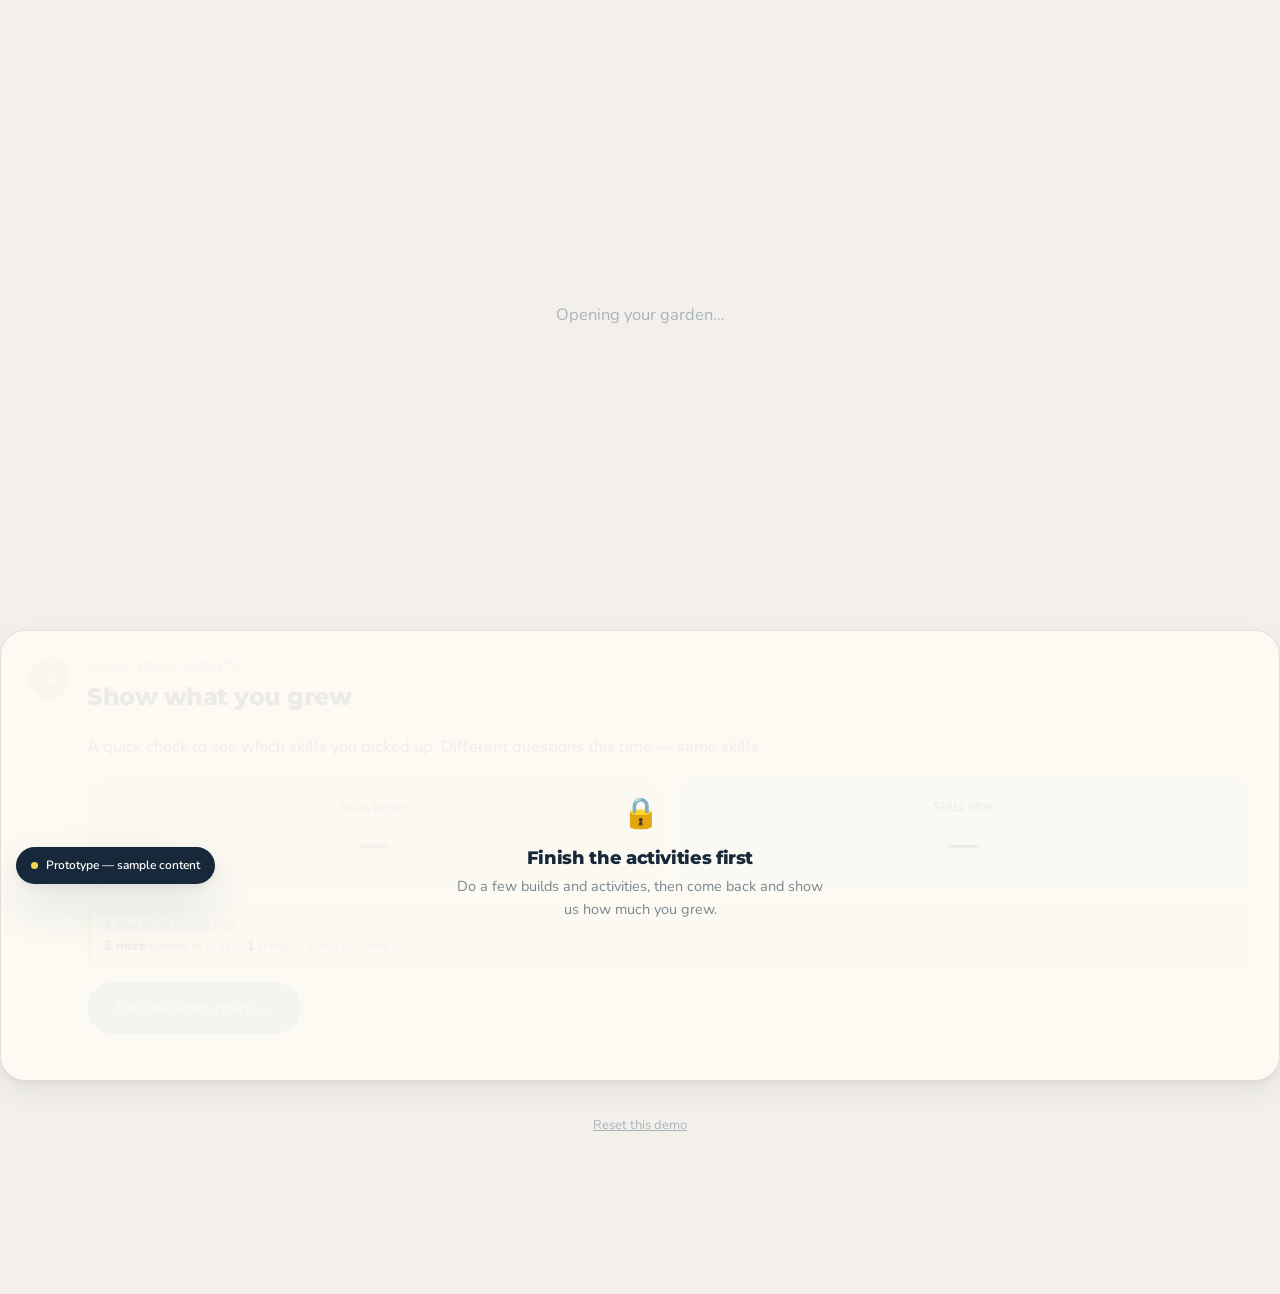
<file: topic.html>
<!doctype html>
<html lang="en">
<head>
<meta charset="utf-8">
<meta name="viewport" content="width=device-width,initial-scale=1">
<title>The Plant Life Cycle — DewLab</title>
<link rel="icon" type="image/svg+xml" href="/favicon.svg">
<link rel="apple-touch-icon" href="/favicon.svg">
<meta name="theme-color" content="#4F7C4A">
<meta property="og:type" content="website">
<meta property="og:site_name" content="DewLab">
<meta property="og:title" content="The Plant Life Cycle — DewLab">
<meta property="og:description" content="Live garden sessions, hands-on builds and playful science for children in kindergarten through 6th grade, from Dew of Heaven Children's Garden in Spring, Texas.">
<meta property="og:image" content="https://talking-garden.vercel.app/og.png">
<meta property="og:url" content="https://talking-garden.vercel.app/topic.html">
<meta property="og:image:type" content="image/png">
<meta property="og:image:width" content="1200">
<meta property="og:image:height" content="630">
<meta property="og:image:alt" content="DewLab — Dew of Heaven Children's Garden">
<meta name="twitter:card" content="summary_large_image">
<meta name="twitter:title" content="The Plant Life Cycle — DewLab">
<meta name="twitter:description" content="Live garden sessions, hands-on builds and playful science for children in kindergarten through 6th grade, from Dew of Heaven Children's Garden in Spring, Texas.">
<meta name="twitter:image" content="https://talking-garden.vercel.app/og.png">
<link rel="preconnect" href="https://fonts.googleapis.com">
<link rel="preconnect" href="https://fonts.gstatic.com" crossorigin>
<link href="https://fonts.googleapis.com/css2?family=Montserrat:wght@600;700;800;900&family=Nunito:wght@400;600;700;800&display=swap" rel="stylesheet">
<link rel="stylesheet" href="brand.css">
<style>
/* ------------------------------------------------------------------
   This page was built before DewLab existed and carried its own
   palette, its own typefaces and its own greys. Read next to any
   other lesson it looked like a different product.

   Rather than rewrite ninety rules, the old variable names are kept
   and pointed at the DHCG brand tokens in brand.css. So --sage is
   Grow's green, --terra is the brand red, and a future change to the
   brand sheet reaches this page like it reaches every other one.
------------------------------------------------------------------- */
:root{
  --cream:var(--beige);  --paper2:var(--beige);
  /* Blue leads here too. This page was pointed at green, which is on
     the DHCG sheet but listed as a highlight at 16% — not as the
     color of everything. Green is kept for the "done" states below,
     which is what a highlight is for. */
  --sage:var(--blue);    --sage-d:var(--blue-d);   --sage-l:var(--blue-l);
  --done:var(--green);   --done-d:var(--green-d);  --done-l:var(--green-l);
  --soil:#7A5230;
  --terra:var(--red);    --terra-l:var(--red-l);
  --sun:var(--yellow-warm); --sun-l:var(--yellow);
  --sky:var(--blue);     --sky-l:var(--blue-l);
  --grape:#8E5AA8;       --grape-l:#F0EAF5;
  --teal:#4E7635;        --teal-l:var(--green-l);
  --serif:var(--display);
}
*{box-sizing:border-box}
html{scroll-behavior:smooth}
body{margin:0;background:var(--beige);color:var(--body);font-family:var(--sans);font-size:16.5px;line-height:1.6;-webkit-font-smoothing:antialiased;overflow-x:hidden}
h1,h2,h3,h4{font-family:var(--display);color:var(--ink);margin:0;line-height:1.14;letter-spacing:-.02em;font-weight:800}
p{margin:0}
a{color:inherit}
img{max-width:100%;display:block}
.wrap{max-width:1000px;margin:0 auto;padding:0 24px}
.btn{display:inline-flex;align-items:center;justify-content:center;gap:9px;font-family:var(--sans);font-size:15px;font-weight:600;padding:14px 26px;border-radius:999px;border:2px solid transparent;text-decoration:none;cursor:pointer;white-space:nowrap;transition:transform .15s ease,box-shadow .15s ease,background .15s ease}
.btn:hover{transform:translateY(-2px)}
.btn-primary{background:var(--sage);color:#fff;box-shadow:0 4px 0 var(--sage-d)}
.btn-primary:hover{background:var(--sage-d);box-shadow:0 6px 0 var(--sage-d)}
.btn-ghost{background:#fff;color:var(--ink);border-color:var(--line-d)}
.btn-ghost:hover{border-color:var(--ink)}
.btn-sun{background:var(--sun);color:#16283A;box-shadow:0 4px 0 #C98F1C}
.btn:disabled{opacity:.45;cursor:not-allowed;transform:none;box-shadow:none}

/* nav */
.nav{position:sticky;top:0;z-index:50;background:rgba(255,255,255,.94);backdrop-filter:blur(12px);border-bottom:1px solid var(--line)}
.nav-in{max-width:1000px;margin:0 auto;padding:13px 24px;display:flex;align-items:center;gap:20px}
.brand{display:flex;align-items:center;gap:11px;text-decoration:none;margin-right:auto}
.brand-mark{width:38px;height:auto;flex:none}
.brand-txt{font-family:var(--serif);font-weight:700;font-size:16px;color:var(--ink);line-height:1.15}
.brand-txt span{display:block;font-family:var(--sans);font-size:10.5px;font-weight:600;letter-spacing:.1em;text-transform:uppercase;color:var(--faint)}
.kidsel{font-family:var(--sans);font-size:14px;font-weight:700;color:var(--ink);background:var(--paper2);border:1px solid var(--line);border-radius:999px;padding:7px 13px;cursor:pointer;max-width:170px}
.who{display:flex;align-items:center;gap:9px;font-size:14px;font-weight:600;color:var(--body)}
.avatar{width:32px;height:32px;border-radius:50%;background:var(--sun);display:grid;place-items:center;font-size:15px}
@media(max-width:520px){.who span{display:none}}

/* topic header */
.thead{background:var(--sage-l);border-bottom:1px solid #D6E3D1;padding:30px 0 34px;position:relative;overflow:hidden}
.thead::after{content:'';position:absolute;width:340px;height:340px;border-radius:50%;background:rgba(255,255,255,.42);right:-90px;top:-120px}
.crumb{font-size:14px;color:var(--sage-d);text-decoration:none;font-weight:600;display:inline-flex;gap:7px;margin-bottom:16px}
.thead-in{display:flex;gap:22px;align-items:center;position:relative;z-index:2}
.tbadge{width:112px;display:grid;place-items:center;flex:none}
.tbadge img{width:100%;height:auto}
.tchips{display:flex;flex-wrap:wrap;gap:7px;margin-top:13px}
/* facts, not buttons */
.tchip{display:inline-flex;align-items:center;gap:5px;background:none;border:none;border-radius:0;padding:0;cursor:default;font-size:13.5px;font-weight:700;color:var(--body)}
.tchip:not(:last-child)::after{content:'\00B7';margin-left:12px;color:var(--faint);font-weight:700}
.thead h1{font-size:clamp(29px,4.4vw,42px);font-weight:900;margin-bottom:8px}
.thead p{font-size:17px;color:#456141;max-width:36em}
@media(max-width:600px){.thead-in{flex-direction:column;align-items:flex-start;gap:16px}.tbadge{width:82px}}

/* progress rail */
.rail{background:#fff;border-bottom:1px solid var(--line);position:sticky;top:63px;z-index:40}
.rail-in{max-width:1000px;margin:0 auto;padding:12px 24px;display:flex;gap:8px;overflow-x:auto;scrollbar-width:none}
.rail-in::-webkit-scrollbar{display:none}
.rpill{display:flex;align-items:center;gap:8px;padding:9px 15px;border-radius:999px;background:var(--paper2);border:1px solid var(--line);font-size:13.5px;font-weight:600;color:var(--muted);white-space:nowrap;text-decoration:none;flex:none}
.rpill i{width:20px;height:20px;border-radius:50%;background:var(--line-d);color:#fff;font-size:11px;display:grid;place-items:center;font-style:normal;flex:none}
.rpill.done{background:var(--done-l);border-color:#CBDDC6;color:var(--done-d)}
.rpill.done i{background:var(--done)}
.rpill.now{background:var(--sun-l);border-color:#EBD9A8;color:#6E7F8C}
.rpill.now i{background:var(--sun);color:#16283A}

/* stage blocks */
.stage{background:#fff;border:1px solid var(--line);border-radius:var(--rl);box-shadow:var(--shadow);margin-bottom:22px;overflow:hidden;position:relative}
.stage-hd{display:flex;gap:16px;align-items:flex-start;padding:26px 28px 0}
.snum{width:42px;height:42px;border-radius:50%;background:var(--sage);color:#fff;font-family:var(--serif);font-weight:700;font-size:19px;display:grid;place-items:center;flex:none}
.stage.lock .snum{background:var(--line-d)}
.stage-hd h2{font-size:24px;margin-bottom:5px}
.stage-hd .sk{font-size:12px;font-weight:700;letter-spacing:.13em;text-transform:uppercase;color:var(--terra);margin-bottom:7px}
.stage.lock .stage-hd .sk{color:var(--faint)}
.stage-bd{padding:18px 28px 28px 86px}

/* ---- one stage at a time ----
   A parent said everything was on screen at once, so her child saw the
   video before the before-check and did not know where to start. Only
   the stage they are on is open; finished ones fold to a line they can
   tap to open again; ones still ahead show what opens them. */
.stage.st-done .stage-bd,.stage.st-ahead .stage-bd{display:none !important}
.stage.st-done .stage-hd,.stage.st-ahead .stage-hd{padding-bottom:20px}
.stage.st-done .sk,.stage.st-ahead .sk{display:none}
.stage.st-done h2,.stage.st-ahead h2{font-size:18px}
.stage.st-done{cursor:pointer;background:var(--done-l);border-color:#CBDDC6;box-shadow:none}
.stage.st-done .snum{background:var(--done)}
.stage.st-ahead{background:transparent;box-shadow:none;border-style:dashed}
.stage.st-ahead h2{color:var(--muted)}
.stage.st-ahead .snum{background:var(--line-d)}
.stage.st-done .readcard,.stage.st-ahead .readcard{display:none}
.stnote{font-size:13.5px;font-weight:700;color:var(--muted);margin-top:4px}
.stage.st-done .stnote{color:var(--done-d)}
.stage.st-open .stnote{display:none}
@media(max-width:620px){.stage-bd{padding:18px 22px 26px}.stage-hd{padding:22px 22px 0}}
.stage-bd>p{margin-bottom:18px}
.pillrow{display:flex;gap:4px 12px;flex-wrap:wrap;margin-bottom:16px}
.mini{display:inline-flex;align-items:center;gap:5px;background:none;border:none;border-radius:0;padding:0;cursor:default;font-size:13.5px;font-weight:600;color:var(--muted)}
.mini:not(:last-child)::after{content:'\00B7';margin-left:12px;color:var(--faint);font-weight:700}
.statusline{display:flex;align-items:center;gap:9px;font-size:14px;font-weight:600;color:var(--sage);margin-top:14px}

/* locked veil */
.veil{position:absolute;inset:0;background:rgba(252,250,243,.93);z-index:5;display:grid;place-items:center;padding:24px}
.stage:not(.lock) .veil{display:none}
.veil-in{text-align:center;max-width:23em}
.veil-in .lk{font-size:30px;margin-bottom:10px}
.veil-in h4{font-size:18px;margin-bottom:6px}
.veil-in p{font-size:14.5px;color:var(--muted)}

/* live card */
.livecard{border-radius:var(--r);overflow:hidden;border:1px solid var(--line);background:var(--paper2)}
.livecard .shot{aspect-ratio:16/7;position:relative;background:var(--ink)}
.livecard .shot img{width:100%;height:100%;object-fit:cover;opacity:.62}
.livebadge{position:absolute;top:13px;left:13px;background:var(--terra);color:#fff;font-size:11px;font-weight:700;letter-spacing:.08em;text-transform:uppercase;padding:5px 11px;border-radius:99px;display:flex;align-items:center;gap:6px}
.livebadge i{width:6px;height:6px;border-radius:50%;background:#fff;display:block;animation:pulse 1.6s infinite}
@keyframes pulse{0%,100%{opacity:1}50%{opacity:.25}}
.livemeta{padding:18px 20px;display:flex;justify-content:space-between;align-items:center;gap:14px;flex-wrap:wrap}
.livemeta b{font-family:var(--serif);font-size:17px;color:var(--ink);display:block}
.livemeta span{font-size:14px;color:var(--muted)}

/* garden word */
.word{background:var(--sun-l);border:2px dashed #E4C778;border-radius:var(--r);padding:22px;margin-top:18px}
.word h4{font-size:17px;margin-bottom:5px}
.word p{font-size:14.5px;color:#6E7F8C;margin-bottom:14px}
.wordrow{display:flex;gap:10px;flex-wrap:wrap}
.wordrow input{flex:1;min-width:180px;font-family:var(--sans);font-size:16px;font-weight:600;padding:13px 17px;border-radius:12px;border:2px solid #E4C778;background:#fff;color:var(--ink)}
.wordrow input:focus{outline:none;border-color:var(--sun)}
.wordmsg{font-size:14px;font-weight:600;margin-top:11px;display:none}
.wordmsg.bad{display:block;color:var(--terra)}
.wordmsg.good{display:block;color:var(--sage)}

/* cards */
.cards{display:grid;grid-template-columns:1fr 1fr;gap:14px}
@media(max-width:640px){.cards{grid-template-columns:1fr}}
.mcard{border:1px solid var(--line);border-radius:var(--r);padding:18px;background:var(--paper2);display:flex;gap:14px;align-items:flex-start;text-decoration:none;transition:transform .15s ease,box-shadow .15s ease}
.mcard:hover{transform:translateY(-3px);box-shadow:var(--shadow)}
.mcard .e{width:46px;height:46px;border-radius:13px;display:grid;place-items:center;font-size:23px;flex:none}
.mcard h4{font-size:16.5px;margin-bottom:3px}
.mcard p{font-size:13.5px;color:var(--muted);line-height:1.5}
.mcard .tick{margin-left:auto;font-size:15px;color:var(--sage);flex:none}
.e-green{background:var(--sage-l)}.e-sun{background:var(--sun-l)}.e-sky{background:var(--sky-l)}.e-grape{background:var(--grape-l)}.e-terra{background:var(--terra-l)}

/* result */
.result{display:flex;gap:14px;margin-bottom:16px}
.rbox{flex:1;border-radius:var(--r);padding:18px;text-align:center;border:1px solid var(--line);background:var(--paper2)}
.rbox.after{background:var(--sage-l);border-color:#CBDDC6}
.rbox small{font-size:12.5px;font-weight:600;color:var(--muted);display:block;margin-bottom:3px}
.rbox b{font-family:var(--serif);font-size:31px;font-weight:700;color:var(--muted)}
.rbox.after small{color:var(--sage-d)}.rbox.after b{color:var(--sage-d)}
.cert{background:linear-gradient(140deg,var(--sun-l),#FBF6E6);border:2px solid #EBD9A8;border-radius:var(--r);padding:22px;text-align:center}
.cert .m{font-size:34px;margin-bottom:8px}
.cert h4{font-size:19px;margin-bottom:4px}
.cert p{font-size:14px;color:#6E7F8C;margin-bottom:14px}

/* reset bar */
.resetbar{text-align:center;padding:8px 0 44px}
.resetbar button{background:none;border:none;font-family:var(--sans);font-size:13px;color:var(--faint);cursor:pointer;text-decoration:underline}
.proto{position:fixed;left:16px;bottom:16px;z-index:99;background:var(--ink);color:#fff;font-size:12px;font-weight:600;padding:9px 15px;border-radius:99px;box-shadow:var(--shadow-lg);display:flex;align-items:center;gap:8px}
.proto i{width:7px;height:7px;border-radius:50%;background:var(--sun);display:block}

/* ---------- activity player ---------- */
.ovl{position:fixed;inset:0;background:rgba(31,35,32,.55);z-index:200;display:none;align-items:center;justify-content:center;padding:20px}
.ovl.on{display:flex}
.play{width:100%;max-width:520px;background:#fff;border-radius:26px;box-shadow:0 30px 70px rgba(0,0,0,.3);overflow:hidden}
.play-hd{display:flex;align-items:center;gap:12px;padding:16px 18px;border-bottom:1px solid var(--line);background:var(--paper2)}
.play-hd b{font-family:var(--serif);font-size:16px;color:var(--ink);flex:1}
.play-x{background:none;border:none;font-size:24px;line-height:1;color:var(--muted);cursor:pointer;padding:0 4px}
.play-bd{padding:22px 20px 24px;min-height:330px}
.q{font-family:var(--serif);font-size:21px;color:var(--ink);text-align:center;margin-bottom:5px}
.qs{font-size:14px;color:var(--muted);text-align:center;margin-bottom:18px}
/* ---- picture first ----
   The youngest children cannot read the labels. Watching them, they
   tap the picture, so the picture is the tile and the word is a small
   caption under it. Big for everyone: an older child loses nothing and
   a five-year-old gains the whole game. */
.grid2{display:grid;grid-template-columns:1fr 1fr;gap:11px}
.opt{border:3px solid var(--line);border-radius:16px;padding:16px 10px 14px;min-height:120px;line-height:1.25;text-align:center;background:var(--paper2);cursor:pointer;font-family:var(--sans);font-size:14.5px;font-weight:600;color:var(--ink);transition:.14s}
.opt:hover{border-color:var(--sage);transform:translateY(-2px)}
.opt .e{display:block;font-size:54px;line-height:1;margin-bottom:8px}
.opt.right{border-color:var(--sage);background:var(--sage-l)}
.opt.wrong{border-color:var(--terra);background:var(--terra-l)}
.opt.used{opacity:.35;pointer-events:none}
.say{margin-top:16px;background:var(--sun-l);border-radius:15px;padding:14px 16px;font-size:14.5px;color:#3D4F5E;text-align:center;min-height:52px;display:flex;align-items:center;justify-content:center}
.seqrow{display:flex;gap:7px;justify-content:center;margin-bottom:16px;flex-wrap:wrap}
.slot{width:66px;height:66px;border-radius:16px;border:2px dashed var(--line-d);display:grid;place-items:center;font-size:38px;background:var(--paper2)}
.slot.filled{border-style:solid;border-color:var(--sage);background:var(--sage-l)}
.buckets{display:grid;grid-template-columns:1fr 1fr;gap:11px;margin-top:14px}
.bucket{border-radius:16px;padding:18px 13px;text-align:center;font-size:15px;font-weight:700;cursor:pointer;border:3px solid transparent;transition:.14s}
.b-yes{background:var(--sage-l);color:var(--sage-d)}
.b-no{background:var(--terra-l);color:#8E3D1F}
.bucket:hover{transform:translateY(-2px)}
.pbar{height:8px;border-radius:99px;background:var(--line);overflow:hidden;margin-top:18px}
.pbar i{display:block;height:100%;background:var(--sage);border-radius:99px;transition:width .3s ease}
.win{text-align:center;padding:14px 0}
.win .m{font-size:52px;margin-bottom:10px}
.winrow{display:flex;gap:10px;justify-content:center;flex-wrap:wrap;margin-top:16px}
.win h3{font-size:23px;margin-bottom:6px}
.win p{font-size:15px;color:var(--muted);margin-bottom:18px}
.mcard{cursor:pointer}
.mcard .tick{opacity:0;transition:.2s}
.mcard.done .tick{opacity:1}


.teksnote{font-size:13px;color:var(--muted);background:var(--paper2);border:1px solid var(--line);border-left:3px solid var(--sage);border-radius:10px;padding:10px 14px;margin-bottom:16px}
.teksnote b{color:var(--ink)}
.telabel{display:block;font-size:11.5px;font-weight:600;color:var(--sage);margin-top:6px;letter-spacing:.01em}

.cert{background:linear-gradient(150deg,#FDF6E4,#E4F1FA);border:3px double #0071BC;border-radius:20px;padding:30px 26px;text-align:center;position:relative}
.certseal{font-size:44px;margin-bottom:6px}
.certkicker{font-size:11px;font-weight:700;letter-spacing:.18em;text-transform:uppercase;color:#6E7F8C;margin-bottom:12px}
.cert h4{font-family:var(--serif);font-size:26px;color:#16283A;margin-bottom:14px}
.certname{font-family:var(--fun);font-size:34px;font-weight:900;color:var(--ink);line-height:1.1;margin-bottom:6px}
.cert p{font-size:14.5px;color:#6E7F8C}
.certscore.skills{background:none;border:0;border-radius:0;padding:0;display:block}
.certskills{list-style:none;margin:16px auto 0;padding:0;max-width:390px;text-align:left;display:grid;gap:7px}
.certskills li{font-size:13.5px;padding-left:26px;position:relative;color:#3D4F5E}
.certskills li::before{content:'\2B50';position:absolute;left:2px}
.certscore{margin-top:14px;display:inline-block;background:rgba(255,255,255,.72);border:1px solid rgba(0,113,188,.25);border-radius:99px;padding:7px 17px;font-size:13.5px;font-weight:600;color:#3D4F5E}
.certsig{display:flex;justify-content:space-between;gap:12px;margin-top:22px;padding-top:14px;border-top:1px solid rgba(0,113,188,.25);font-size:12px;color:#6E7F8C}
@media print{
  body{background:#fff}
  .nav,.rail,.thead,.resetbar,.proto,.ovl,#printCert,.stage-hd,#resultBoxes,#postBtn,.teksnote,#s1,#s2,#s3,#s4{display:none !important}
  #s5{border:none;box-shadow:none;margin:0;padding:0}
  #s5 .stage-bd>p{display:none}
  .cert{page-break-inside:avoid}
}

.sessiontabs{display:flex;gap:7px;margin-bottom:13px}
.stog{font-family:var(--sans);font-size:13.5px;font-weight:600;padding:9px 16px;border-radius:999px;border:2px solid var(--line);background:#fff;color:var(--muted);cursor:pointer}
.stog.on{background:var(--sage);border-color:var(--sage);color:#fff}
.shot{aspect-ratio:16/9;position:relative;background:var(--ink);display:grid;place-items:center}
.shot iframe{width:100%;height:100%;border:0;display:block}
.shot img{width:100%;height:100%;object-fit:cover;opacity:.62;position:absolute;inset:0}
.slotmsg{position:relative;z-index:2;text-align:center;color:#fff;padding:22px}
.slotmsg .big{font-size:40px;margin-bottom:8px}
.slotmsg b{display:block;font-family:var(--serif);font-size:19px;margin-bottom:5px}
.slotmsg span{font-size:13.5px;color:rgba(255,255,255,.7)}
.setup{margin-top:14px;border:1px solid var(--line);border-radius:var(--r);background:var(--paper2);overflow:hidden}
.setup summary{cursor:pointer;padding:13px 16px;font-size:14px;font-weight:600;color:var(--body);list-style:none}
.setup summary::-webkit-details-marker{display:none}
.setup[open] summary{border-bottom:1px solid var(--line)}
.setup-bd{padding:16px}
.setup-note{font-size:13.5px;color:var(--muted);margin-bottom:14px}
.setup-bd label{display:block;font-size:13px;font-weight:600;color:var(--ink);margin-bottom:5px;margin-top:12px}
.setup-bd label span{font-weight:400;color:var(--faint)}
.setup-bd input{width:100%;font-family:var(--sans);font-size:14.5px;padding:11px 13px;border-radius:11px;border:2px solid var(--line);background:#fff;color:var(--ink)}
.setup-bd input:focus{outline:none;border-color:var(--sage)}
.setup-msg{margin-top:12px;font-size:13.5px;font-weight:600;color:var(--sage);min-height:20px}

.crows{text-align:left;margin:16px 0 20px;display:grid;gap:8px}
.crow{display:flex;gap:11px;align-items:flex-start;background:var(--paper2);border:1px solid var(--line);border-radius:13px;padding:11px 13px}
.crow.gained{background:var(--sun-l);border-color:#EBD9A8}
.crow.kept{background:var(--sage-l);border-color:#CBDDC6}
.crow .ci{font-size:17px;flex:none;line-height:1.3}
.crow .cl{font-size:14px;font-weight:600;color:var(--ink);line-height:1.35}
.crow .cl em{display:block;font-style:normal;font-size:12px;font-weight:500;color:var(--muted);margin-top:2px}

.bmeta{display:flex;gap:4px 12px;flex-wrap:wrap;justify-content:center;margin-bottom:14px}
.blist{background:var(--paper2);border:1px solid var(--line);border-radius:14px;padding:14px 16px;margin-bottom:14px}
.blist b{font-family:var(--serif);font-size:15px;color:var(--ink);display:block;margin-bottom:7px}
.blist ul{margin:0;padding-left:18px;font-size:14px;line-height:1.75}
.brow{display:flex;gap:9px;justify-content:center;margin-top:18px;flex-wrap:wrap}
.bprog{display:flex;gap:4px;margin-bottom:14px}
.bprog i{flex:1;height:6px;border-radius:99px;background:var(--line);display:block}
.bprog i.on{background:var(--done)}

.sndbtn{background:none;border:none;font-size:19px;cursor:pointer;padding:2px 6px;line-height:1;opacity:.8}
.sndbtn:hover{opacity:1}

.seedart{font-size:72px;line-height:1;transition:transform .22s ease}

.reclink{background:none;border:none;font-family:var(--sans);font-size:13px;font-weight:600;color:var(--muted);cursor:pointer;padding:3px 9px;border-radius:99px;border:1px solid var(--line)}
.reclink.on{background:var(--sage);border-color:var(--sage);color:#fff}
.rawq{display:block;font-family:var(--sans);font-size:12px;font-weight:500;color:var(--muted);margin-top:2px}

.cert{position:relative;background:radial-gradient(circle at 50% 0%,#FFFFFF,#E4F1FA 70%);border:2px solid #0071BC;border-radius:22px;padding:34px 26px 26px;text-align:center;overflow:hidden;box-shadow:0 10px 30px rgba(22,40,58,.13)}
.cert-ring{position:absolute;inset:9px;border:1px dashed rgba(0,113,188,.30);border-radius:16px;pointer-events:none}
.certseal{position:relative;display:grid;place-items:center;margin-bottom:2px;width:64px;margin-left:auto;margin-right:auto}
.certseal img{width:100%;height:auto}
.certsign{position:relative;margin-top:20px;text-align:center}
.certsigline{width:min(280px,70%);height:1px;background:rgba(0,0,0,.18);margin:0 auto 8px}
.certsign b{display:block;font-family:var(--display);font-size:16px;color:var(--ink)}
.certsign span{font-size:12.5px;color:var(--muted)}
.certkicker{position:relative;font-size:10.5px;font-weight:700;letter-spacing:.16em;text-transform:uppercase;color:#00558C;margin-bottom:16px}
.certawarded{position:relative;font-size:13px;color:#6E7F8C;letter-spacing:.04em}
.certname{position:relative;font-family:var(--fun);font-size:clamp(30px,7vw,42px);font-weight:900;color:var(--ink);line-height:1.05;margin:4px 0 6px}
.cert h4{position:relative;font-family:var(--serif);font-size:23px;color:#16283A;margin:2px 0 4px}
.cert p{position:relative;font-size:13.5px;color:#6E7F8C;margin-top:12px}
.certscore{position:relative;margin-top:12px;display:inline-block;background:rgba(255,255,255,.8);border:1px solid rgba(0,113,188,.25);border-radius:99px;padding:7px 18px;font-size:13.5px;font-weight:600;color:#3D4F5E}
.certsig{position:relative;display:flex;justify-content:space-between;align-items:flex-end;gap:12px;margin-top:24px;padding-top:14px;border-top:1px solid rgba(0,113,188,.25);font-size:11.5px;color:#6E7F8C;text-align:left}
.certsig b{font-family:var(--serif);font-size:14px;color:#16283A}
@media print{
  body{background:#fff}
  .nav,.rail,.thead,.resetbar,.proto,.ovl,#shareCert,#saveCert,#printCert,.stage-hd,#resultBoxes,#postBtn,.teksnote,#s1,#s2,#s3,#s4{display:none !important}
  #s5{border:none;box-shadow:none;margin:0;padding:0}
  #s5 .stage-bd>p{display:none}
  .cert{page-break-inside:avoid;box-shadow:none}
}
</style>
</head>
<body>

<div id="boot" style="display:grid;place-items:center;min-height:70vh;color:var(--faint)">Opening your garden…</div>
<div id="app" style="display:none">

<nav class="nav">
  <div class="nav-in">
    <a class="brand" href="dashboard.html">
      <img class="brand-mark" src="img/dewey-happy.png" alt="">
      <span class="brand-txt">DewLab<span>Dew of Heaven Children's Garden</span></span>
    </a>
    <span class="who"><span class="avatar" id="avatar">🌻</span><span id="whoName">—</span></span><button id="outBtn" style="background:none;border:none;font-family:var(--sans);font-size:14px;font-weight:600;color:var(--muted);cursor:pointer;margin-left:14px;white-space:nowrap">Log out</button>
  </div>
</nav>

<header class="thead">
  <div class="wrap">
    <a class="crumb" href="world.html?w=grow">← Back to Grow</a>
    <div class="thead-in">
      <div class="tbadge" id="tbadge"></div>
      <div>
        <div style="font-size:11.5px;font-weight:800;letter-spacing:.14em;text-transform:uppercase;color:var(--sage-d);margin-bottom:7px">Grow &middot; with Root</div>
        <h1>The Plant Life Cycle</h1>
        <p>From a seed the size of a freckle to a sunflower taller than you. Follow the whole journey — then grow one yourself.</p>
        <div class="tchips" id="tchips"></div>
      </div>
    </div>
  </div>
</header>

<div class="rail">
  <div class="rail-in" id="rail"></div>
</div>

<main class="wrap" style="padding-top:26px">

  <!-- STAGE 1 -->
  <section class="stage" id="s1">
    <div class="stage-hd">
      <div class="snum">1</div>
      <div>
        <div class="sk">Before the live session</div>
        <h2>Before we start</h2>
      </div>
    </div>
    <div class="stage-bd">
      <p>A quick picture quiz to see where you're starting from. There are no wrong answers here — we just want to know what you already think. It takes about four minutes.</p>
      <div class="pillrow">
        <span class="mini">⏱ 4 minutes</span>
        <span class="mini">🖼 6 picture questions</span>
        <span class="mini">📖 Almost no reading</span>
      </div>
      <button class="btn btn-primary" id="preBtn">Start the before-quiz →</button>
      <div class="statusline" id="preDone" style="display:none"></div>
    </div>
  </section>

  <!-- STAGE 3 : LIVE -->
  <section class="stage" id="s2">
    <div class="stage-hd">
      <div class="snum">2</div>
      <div>
        <div class="sk" id="stageWhen">Live session</div>
        <h2>Meet us live</h2>
      </div>
    </div>
    <div class="stage-bd">
      <p>Ms. Nia takes you around the beds with a camera. Ask questions, watch a real seed get planted, and listen out — somewhere in the middle we say the <b>secret garden word</b>.</p>
      <div class="sessiontabs">
        <button class="stog on" data-mode="movie" id="tabMovie">Sunny explains</button>
        <button class="stog" data-mode="live">Before &amp; during the session</button>
        <button class="stog" data-mode="rec">Past sessions</button>
      </div>

      <div class="livecard">
        <div class="shot" id="videoSlot"></div>
        <div class="livemeta">
          <div>
            <b id="sessTitle">Plant Life Cycle &mdash; live session</b>
            <span id="sessWhen"></span>
          </div>
          <a class="btn btn-primary" id="joinBtn" href="#" target="_blank" rel="noopener">Join the garden session</a>
        </div>
      </div>

      <div class="word">
        <h4>🔑 Heard the garden word?</h4>
        <p>Type it in to open up everything else in this topic. It stays open forever after that.</p>
        <div class="wordrow">
          <input id="wordIn" placeholder="Type the garden word…" autocomplete="off">
          <button class="btn btn-sun" id="wordBtn">Unlock the lesson</button>
        </div>
        <div class="wordmsg" id="wordMsg"></div>
        <button class="btn btn-primary" id="watchedBtn" style="display:none;margin-top:12px">I watched it &rarr; next</button>
        <p style="font-size:12.5px;color:#9A8250;margin-top:12px" id="wordHint"></p>
      </div>
    </div>
  </section>

  <!-- STAGE 3 -->
  <section class="stage lock" id="s3">
    <div class="veil"><div class="veil-in"><div class="lk">🔒</div><h4>Opens after the live session</h4><p>These are the tap-and-play activities. They unlock with the garden word.</p></div></div>
    <div class="stage-hd">
      <div class="snum">3</div>
      <div>
        <div class="sk">Any time you like</div>
        <h2>Play &amp; practice</h2>
      </div>
    </div>
    <div class="stage-bd">
      <p>Quick, tappy, and endlessly repeatable. Play them as many times as you want — every one you finish earns a badge.</p>
      <div class="cards" id="actCards">
        <a class="mcard" data-act="seq">
          <span class="e e-green">🌱</span>
          <span><h4>Put the cycle in order</h4><p>Seed → sprout → leaves → flower → seed again.</p></span>
          <span class="tick">✓</span>
        </a>
        <a class="mcard" data-act="parts">
          <span class="e e-sky">🌻</span>
          <span><h4>Meet Sunny the Sprout</h4><p>Tap each part of the plant and learn its garden secret.</p></span>
          <span class="tick">✓</span>
        </a>
        <a class="mcard" data-act="eat">
          <span class="e e-terra">🥕</span>
          <span><h4>Which part do we eat?</h4><p>Match the food to the part of the plant it came from.</p></span>
          <span class="tick">✓</span>
        </a>
        <a class="mcard" data-act="need">
          <span class="e e-sky">&#128167;</span>
          <span><h4>What does a plant need?</h4><p>Sort what helps a plant grow from what doesn&rsquo;t.</p></span>
          <span class="tick">&#10003;</span>
        </a>
        <a class="mcard" data-act="worm">
          <span class="e e-sun">&#129713;</span>
          <span><h4>The Worm Caf&eacute;</h4><p>Sort the scraps &mdash; which ones would the worms eat?</p></span>
          <span class="tick">&#10003;</span>
        </a>
        <a class="mcard" data-act="seed">
          <span class="e e-grape">&#9728;&#65039;</span>
          <span><h4>Seed to Sprout</h4><p>Give your seed sun and water, and watch it grow into Sunny.</p></span>
          <span class="tick">&#10003;</span>
        </a>
      </div>
    </div>
  </section>

  <!-- STAGE 4 -->
  <section class="stage lock" id="s4">
    <div class="veil"><div class="veil-in"><div class="lk">🔒</div><h4>Opens after the live session</h4><p>Join the live session and type in the garden word to unlock these.</p></div></div>
    <div class="stage-hd">
      <div class="snum">4</div>
      <div>
        <div class="sk">Hands in the soil</div>
        <h2>Try it at home</h2>
      </div>
    </div>
    <div class="stage-bd">
      <p>Hands-on builds that carry the same skills off the screen and into the soil. Each has a materials list, step-by-step build mode, and a "why it works" note.</p>
      <div class="cards" id="buildCards"></div>
      </div>
    </div>
  </section>

  <!-- STAGE 5 -->
  <section class="stage lock" id="s5">
    <div class="veil"><div class="veil-in"><div class="lk">🔒</div><h4>Finish the activities first</h4><p>Do a few builds and activities, then come back and show us how much you grew.</p></div></div>
    <div class="stage-hd">
      <div class="snum">5</div>
      <div>
        <div class="sk">Show your growth</div>
        <h2>Show what you grew</h2>
      </div>
    </div>
    <div class="stage-bd">
      <p>A quick check to see which skills you picked up. Different questions this time &mdash; same skills.</p>
      <div class="result" id="resultBoxes">
        <div class="rbox"><small>Before</small><b id="rBefore">—</b></div>
        <div class="rbox after"><small>After</small><b id="rAfter">—</b></div>
      </div>
      <p class="teksnote" id="postGate" style="margin-bottom:14px;border-left-color:var(--sun)"></p>
      <button class="btn btn-primary" id="postBtn" style="margin-bottom:18px">Take the after-check →</button>
      <div id="certWrap" style="display:none">
        <div class="cert" id="certCard">
          <div class="cert-ring"></div>
          <div class="certseal" id="certSeal"></div>
          <div class="certkicker">Dew of Heaven Children&rsquo;s Garden &middot; Spring, Texas</div>
          <div class="certawarded">This certifies that</div>
          <div class="certname" id="certName">&mdash;</div>
          <div class="certawarded">is a</div>
          <h4>Junior Garden Scientist</h4>
          <div class="certscore" id="certScore"></div>
          <div class="certsign" id="certSign"></div>
          <p id="certLine">Plant Life Cycle</p>
          <div class="certsig">
            <span id="certDate"></span>
          </div>
        </div>
        <div style="display:flex;gap:10px;justify-content:center;margin-top:16px;flex-wrap:wrap">
          <button class="btn btn-primary" id="shareCert" style="width:auto">Share it</button>
          <button class="btn btn-ghost" id="saveCert" style="width:auto">Save as picture</button>
          <button class="btn btn-ghost" id="printCert" style="width:auto">Print</button>
        </div>
        <p class="teksnote" style="margin-top:14px;border-left-color:var(--sun);font-size:13px">
          Proud of them? Share it &mdash; every certificate that goes out brings another family to the garden.
        </p>
      </div>
    </div>
  </section>

</main>

</div>

<div class="ovl" id="ovl">
  <div class="play">
    <div class="play-hd"><b id="playTitle">Activity</b><span id="sndSlot"></span><button class="play-x" id="playX">&times;</button></div>
    <div class="play-bd" id="playBd"></div>
  </div>
</div>

<div class="resetbar"><button id="resetBtn">Reset this demo</button></div>
<div class="proto"><i></i> Prototype — sample content</div>

<script src="worlds.js"></script>
<script src="lessons.js"></script>
<script src="content.js"></script>
<script src="org.js"></script>
<script src="sunny.js"></script>
<script src="session.js"></script>
<script src="lipsync.js"></script>
<script src="movie.js"></script>
<script src="audio.js"></script>
<script src="guide.js"></script>
<script src="projects.js"></script>
<script src="teks.js"></script>
<script src="quiz.js"></script>
<script src="config.js"></script>
<script src="auth.js"></script>
<script>
var TOPIC=(new URLSearchParams(location.search).get('t')||'plant');
/* Only Plant Life Cycle is built out. Sending a family to a half-built
   topic would show plant content under another name, so bounce instead. */
var BUILT=['plant'];
if(BUILT.indexOf(TOPIC)<0){ location.replace('dashboard.html?soon='+encodeURIComponent(TOPIC)); }
/* Every key carries the child. This page was missed when the other
   eleven were fixed, so a family with three children still shared one
   before-check and one set of games on the plant lesson — the very
   lesson their children started on. */
function kidK(){ return (window.TG && TG.childKey) ? TG.childKey() : 'me'; }
function curKid(){ return (window.TG && TG.currentChild) ? TG.currentChild() : null; }
var PREKEY_BASE='tg_pre_'+TOPIC;
function PREKEY(){ return PREKEY_BASE+'_'+kidK(); }
/* The after-check only means something once a child has actually done
   the learning. Finishing an activity IS the score here — every one of
   them teaches the answer and will not complete until it is right — so
   completion is the gate rather than a separate mark. */
var NEED_ACTIVITIES = 3, NEED_BUILDS = 1;

function seeYou(){
  var d = window.TGSession && TGSession.nextLong(TOPIC);
  return d ? ('See you on '+d+'!') : 'See you at the next garden session!';
}
function preDone(){
  try{ if (localStorage.getItem(PREKEY())==='1') return true; }catch(e){}
  /* A before-check this child already took still counts. The result
     itself was always saved under the child's name, so it is theirs. */
  var k = curKid();
  return !!(window.TGQuiz && k && TGQuiz.result(TOPIC,'pre',k.name));
}
function setPre(){
  try{
    localStorage.setItem(PREKEY(),'1');
    localStorage.setItem(PREKEY()+'_at', new Date().toISOString());
    /* A baseline taken after the session has already happened is not a
       baseline. Record that so the ED can exclude it from reporting
       rather than quietly under-reporting her own results. */
    var cfg={}; try{ cfg=JSON.parse(localStorage.getItem('tg_session_'+TOPIC))||{}; }catch(e){}
    var late = cfg.when ? (new Date() > new Date(cfg.when)) : false;
    localStorage.setItem(PREKEY()+'_late', late ? '1' : '0');
  }catch(e){}
}
function preWasLate(){ try{ return localStorage.getItem(PREKEY()+'_late')==='1'; }catch(e){ return false; } }

/* Same five stage names the other eleven lessons use. Play comes
   before the build: a child who has not played yet does not know
   enough to make the thing. */
var RAIL=[
 {n:1,label:'Before',  id:'s1'},
 {n:2,label:'Live',    id:'s2'},
 {n:3,label:'Play',    id:'s3'},
 {n:4,label:'At home', id:'s4'},
 {n:5,label:'Show it', id:'s5'}
];

function paint(){
  /* Thrown open from the admin panel, same as the other eleven. */
  var openNow = !!(window.LESSONS && LESSONS[TOPIC] && LESSONS[TOPIC].open);
  var unlocked = TG.isUnlocked(TOPIC) || openNow, pre = preDone();

  document.getElementById('preBtn').style.display = pre?'none':'inline-flex';
  document.getElementById('preDone').style.display = pre?'flex':'none';
  if(pre && window.TGQuiz){
    var k0=curKid();
    var r0=TGQuiz.result(TOPIC,'pre', k0&&k0.name);
    document.getElementById('preDone').textContent = r0
      ? '\u2713 Finished \u2014 '+r0+' skills to start with. '+seeYou()
      : '\u2713 Finished \u2014 '+seeYou();
    if(preWasLate()){
      document.getElementById('preDone').textContent +=
        '  (Taken after the session \u2014 counted, but flagged in reporting.)';
    }
  }


  var sw=document.getElementById('stageWhen');
  if(sw) sw.textContent = (window.TGSession && TGSession.nextLong(TOPIC)) || 'Live session';

  /* Staff only. This printed the garden word on the page for every
     family, so nobody had to attend the live session to unlock the
     lesson — which is the one thing the word exists to require.
     Kiara and Nia still see it while they are testing. */
  var wh=document.getElementById('wordHint');
  if(wh){
    var nx=TGSession.next(TOPIC)||TGSession.past(TOPIC)[0];
    /* The sync flag, not isAdmin() — that returns a Promise, which is
       always truthy, so gating on it showed the word to everyone. Same
       reason isUnlocked() reads this flag rather than calling it. */
    if(window.__tg_admin === true && !TG.viewAsFamily() && nx && nx.word){
      wh.innerHTML='Staff only \u2014 this session\u2019s word is <b>'+nx.word+'</b>';
    } else {
      wh.textContent = TGSession.past(TOPIC).length
        ? 'Every word this lesson has ever used still works, so an older recording is never a dead end.'
        : '';
    }
  }
  if(typeof paintVideo==='function' && mode==='movie') paintVideo();

  var wi=document.getElementById('wordIn'), wb=document.getElementById('wordBtn');
  if(wi && wb){
    wi.disabled = !pre;
    wi.placeholder = pre ? 'Type the garden word\u2026' : 'Do the before-check first';
    wb.style.opacity = pre ? '' : '.5';
  }

  paintWatched();
  var cur  = paintStages();
  var done = cur - 1;
  var now  = cur;
  document.getElementById('rail').innerHTML = RAIL.map(function(r){
    var cls = r.n<=done ? 'done' : (r.n===now ? 'now' : '');
    return '<a class="rpill '+cls+'" href="#'+r.id+'"><i>'+(r.n<=done?'\u2713':r.n)+'</i>'+r.label+'</a>';
  }).join('');
}

/* ---------------- one stage at a time ---------------- */
function watchKey(){ return 'dl_watched_'+TOPIC+'_'+kidK(); }
function watched(){
  var w=false; try{ w = localStorage.getItem(watchKey())==='1'; }catch(e){}
  /* staff count as unlocked everywhere; only a real word finishes stage 2 */
  return (TG.isUnlocked(TOPIC) && !staffAllOpen()) || w;
}
function stageDone(n){
  var k = curKid();
  if (n===1) return preDone();
  if (n===2) return preDone() && watched();
  if (n===3) return activitiesDone() >= NEED_ACTIVITIES;
  if (n===4) return buildsDone() >= NEED_BUILDS;
  return !!(window.TGQuiz && TGQuiz.result(TOPIC,'post',k&&k.name));
}
function currentStage(){ for (var n=1;n<=5;n++) if(!stageDone(n)) return n; return 6; }
var STAGE_AHEAD = {
  2:'Opens after the before-check',
  3:'Opens after the video',
  4:'Opens after you play '+NEED_ACTIVITIES+' games',
  5:'Opens after you make something at home'
};
var stageOpened = {}, stageLast = null;
function staffAllOpen(){ return window.__tg_admin === true && !TG.viewAsFamily(); }

function paintStages(){
  var cur = currentStage();
  for (var n=1;n<=5;n++){
    var sec = document.getElementById('s'+n); if(!sec) continue;
    /* staff get the same fold as a child, and can tap any stage open */
    var st = (cur===6 && n===5) ? 'open'
           : n < cur ? (stageOpened[n] ? 'open' : 'done')
           : n === cur ? 'open'
           : (stageOpened[n] && staffAllOpen()) ? 'open' : 'ahead';
    sec.classList.remove('lock');
    sec.classList.toggle('st-done',  st==='done');
    sec.classList.toggle('st-ahead', st==='ahead');
    sec.classList.toggle('st-open',  st==='open');
    var hd = sec.querySelector('.stage-hd > div:last-child') || sec.querySelector('.stage-hd');
    var note = sec.querySelector('.stnote');
    if (!note){ note = document.createElement('div'); note.className='stnote'; hd.appendChild(note); }
    note.innerHTML = st==='done' ? '&#10003; Done &middot; tap to open again'
                   : st==='ahead' ? (staffAllOpen() ? '&#128275; Staff: tap to open' : '&#128274; '+STAGE_AHEAD[n]) : '';
    sec.onclick = (function(num, state){
      return function(e){
        if (e.target.closest('button,a,input')) return;
        if (state!=='done' && !(state==='ahead' && staffAllOpen())) return;
        stageOpened[num] = true; paintStages();
      };
    })(n, st);
  }
  if (stageLast !== null && cur > stageLast && cur <= 5){
    var nx = document.getElementById('s'+cur);
    if (nx) setTimeout(function(){ nx.scrollIntoView({behavior:'smooth',block:'start'}); }, 350);
  }
  stageLast = cur;
  /* Dewey says what to do when a stage opens (guide.js) */
  if (window.TGGuide) TGGuide.stage(cur, { lesson:TOPIC, kid:TG.childKey() });
  return cur;
}

function paintWatched(){
  var btn = document.getElementById('watchedBtn'); if(!btn) return;
  var openNow = !!(window.LESSONS && LESSONS[TOPIC] && LESSONS[TOPIC].open);
  var hasWord = TG.isUnlocked(TOPIC) && !staffAllOpen();
  btn.style.display = ((openNow || staffAllOpen()) && !hasWord && preDone() && !watched()) ? '' : 'none';
  btn.onclick = function(){
    try{ localStorage.setItem(watchKey(),'1'); }catch(e){}
    paint();
  };
}

document.getElementById('preBtn').addEventListener('click',function(){
  var sess=TG.session(), kids=(sess&&sess.profile.children)||[];
  TGQuiz.open(TOPIC,'pre',[curKid()].filter(Boolean),function(){
    setPre(); paint();
    document.getElementById('s2').scrollIntoView({behavior:'smooth',block:'start'});
  });
});

async function tryWord(){
  var v=document.getElementById('wordIn').value.trim().toLowerCase();
  var m=document.getElementById('wordMsg');
  if(!preDone()){
    m.className='wordmsg bad';
    m.textContent='Please do the before-check first — it only takes a few minutes, and we need it to measure what you learn.';
    document.getElementById('s1').scrollIntoView({behavior:'smooth',block:'start'});
    return;
  }
  if(!v){ m.className='wordmsg bad'; m.textContent='Type the word you heard in the session.'; return; }
  if(!TGSession.accepts(TOPIC, v)){
    m.className='wordmsg bad';
    m.textContent='That is not quite it — have another listen to the recording.';
    return;
  }
  setPre();
  await TG.unlock(TOPIC);
  paint();
  m.className='wordmsg good'; m.textContent='\ud83c\udf89 Unlocked! Everything below is open — and it stays open.';
  setTimeout(function(){ document.getElementById('s3').scrollIntoView({behavior:'smooth',block:'start'}); },500);
}
document.getElementById('wordBtn').addEventListener('click',tryWord);
document.getElementById('wordIn').addEventListener('keydown',function(e){ if(e.key==='Enter') tryWord(); });

document.getElementById('resetBtn').addEventListener('click',function(){
  try{ localStorage.removeItem(PREKEY()); }catch(e){}
  document.getElementById('wordIn').value='';
  document.getElementById('wordMsg').className='wordmsg';
  paint(); window.scrollTo({top:0,behavior:'smooth'});
});

(async function(){
  var s = await TG.requireAuth();
  if(!s) return;

  /* Settle whether this is staff before anything draws. The other
     eleven lessons already did; this page never asked, so staff saw
     the plant lesson locked like a family and could not check it. */
  await TG.isAdmin();
  if (window.TGContent) await TGContent.load();
  await TGSession.loadAll();
  await TGProgress.load(curKid() && curKid().id);
  var p = s.profile, kids = p.children || [];
  function paintWho(){
    var k = curKid();
    document.getElementById('whoName').textContent = k
      ? k.name + (k.grade ? ', '+k.grade+' grade' : '') : (p.parentName||p.email);
    document.getElementById('avatar').textContent = k ? (k.name[0]||'?').toUpperCase() : '\ud83c\udf3b';
    document.getElementById('certLine').textContent =
      (k ? k.name+' \u00b7 ' : '') + 'Plant Life Cycle';
  }
  paintWho();
  if (kids.length > 1){
    var sel = document.createElement('select');
    sel.className = 'kidsel';
    sel.innerHTML = kids.map(function(k){
      var id = String(k.id || k.name);
      return '<option value="'+id+'">'+k.name+(k.grade?' \u00b7 '+k.grade:'')+'</option>';
    }).join('');
    var ck = curKid(); if (ck) sel.value = String(ck.id || ck.name);
    var whoEl = document.querySelector('.who');
    whoEl.style.display = 'none';
    whoEl.parentNode.insertBefore(sel, whoEl);
    sel.onchange = async function(){
      TG.setCurrentChild(sel.value);
      await TGProgress.load(curKid() && curKid().id, true);
      paintWho(); paintActs(); if (typeof paintBuilds==='function') paintBuilds();
      if (typeof paintScores==='function') paintScores();
      stageLast = null; paint();
    };
  }
  document.getElementById('outBtn').onclick = async function(){ await TG.signOut(); location.href='index.html'; };
  paint();
  /* Root guides Grow, on every other lesson in the world, so he leads
     here too. Sunny is not retired — he is the sprout the child grows
     in the animation and the activities, which is a character in the
     story rather than the guide of the world. Two different jobs. */
  var W = (window.WORLDS||[]).filter(function(w){ return w.key==='grow'; })[0];
  var tb=document.getElementById('tbadge');
  if(tb && W) tb.innerHTML = '<img src="'+W.img+'" alt="'+W.guide+', your guide in Grow">';

  /* Dewey seals every certificate, the same as the other eleven. */
  var cs=document.getElementById('certSeal');
  if(cs) cs.innerHTML = '<img src="img/dewey-excited.png" alt="Dewey the Dew Drop">';

  /* The chips the other eleven lessons carry, so the header reads the
     same way whichever lesson a family opens. */
  var ch=document.getElementById('tchips');
  if(ch){
    var comps = window.TGQuiz ? TGQuiz.settings.competencies('plant') : [];
    ch.innerHTML = ['Lesson 1 of '+((window.LESSONS&&LESSONS.forWorld('grow').length)||2),
                    comps.length+' skills']
      .map(function(c){ return '<span class="tchip">'+c+'</span>'; }).join('');
  }

  document.getElementById('boot').style.display='none';
  document.getElementById('app').style.display='block';
})();

/* ================= activity player ================= */
var ACTS = {
  seq: {
    title:'Put the cycle in order',
    stages:[{e:'🟤',n:'Seed'},{e:'🌱',n:'Sprout'},{e:'🌿',n:'Leaves'},{e:'🩴',n:'Grown plant'},{e:'🌻',n:'Flower'}]
  },
  parts: {
    title:'Meet Sunny the Sprout',
    parts:[
      {k:'Roots', e:'🟫', t:"My roots are like little straws underground! They drink water and hold me down."},
      {k:'Stem',  e:'🌿', t:"My stem is a tiny elevator! Water rides up it to feed my leaves."},
      {k:'Leaves',e:'🍃', t:"My leaves catch sunshine and turn it into food. That's my superpower!"},
      {k:'Flower',e:'🌸', t:"My flower says hello to the bees, who help me make seeds for new plants."}
    ]
  },
  eat: {
    title:'Which part do we eat?',
    foods:[{e:'🥕',n:'Carrot',a:'Root'},{e:'🥦',n:'Broccoli',a:'Flower'},
           {e:'🥬',n:'Lettuce',a:'Leaf'},{e:'🌽',n:'Corn',a:'Seed'}],
    opts:['Root','Leaf','Flower','Seed']
  },
  need: {
    title:'What does a plant need?',
    items:[
      {e:'☀️',n:'Sunshine',y:1, why:'Leaves catch sunlight and turn it into food.'},
      {e:'💧',n:'Water',y:1,    why:'Roots drink it up from the soil.'},
      {e:'🌬️',n:'Air',y:1,     why:'Plants take in air through tiny holes in their leaves.'},
      {e:'🪨',n:'Good soil',y:1,why:'Soil holds the water and the nutrients roots need.'},
      {e:'🍭',n:'Candy',y:0,    why:'Plants make their own food from sunlight — they never need candy.'},
      {e:'📺',n:'Television',y:0,why:'A plant does fine with no telly at all!'}
    ]
  },
  worm: {
    title:'The Worm Caf\u00e9',
    items:[
      {e:'&#127820;', n:'Banana peel',    y:1, why:'Worms love soft fruit skins.'},
      {e:'&#127822;', n:'Apple core',     y:1, why:'Cores break down fast and worms munch right through them.'},
      {e:'&#129386;', n:'Lettuce leaves', y:1, why:'Leafy scraps are a worm favorite.'},
      {e:'&#129365;', n:'Carrot tops',    y:1, why:'The green tops we do not eat are perfect worm food.'},
      {e:'&#9749;',   n:'Coffee grounds', y:1, why:'Worms really do love coffee grounds!'},
      {e:'&#127829;', n:'Pizza slice',    y:0, why:'Greasy food makes the bin smell and brings pests.'},
      {e:'&#129380;', n:'Plastic bottle', y:0, why:'Plastic never breaks down. It stays plastic forever.'},
      {e:'&#128267;', n:'Battery',        y:0, why:'Batteries hold chemicals that would hurt the worms.'}
    ]
  },
  seed: {
    title:'Seed to Sprout',
    stages:[
      {e:'&#129700;', n:'A tiny seed',        say:'I&rsquo;m just a seed. Give me what I need!'},
      {e:'&#127793;', n:'A little sprout!',   say:'Look! I&rsquo;m poking through the soil.'},
      {e:'&#127807;', n:'Growing leaves!',    say:'My leaves are catching the sunshine.'},
      {e:'&#129388;', n:'A strong plant!',    say:'My roots are drinking deep now.'},
      {e:'SUNNY',     n:'It&rsquo;s me &mdash; Sunny!', say:'You grew me! Sun AND water, every time.'}
    ]
  }
};

var ovl=document.getElementById('ovl'), playBd=document.getElementById('playBd'), playTitle=document.getElementById('playTitle');

/* Activities re-render on every tap. Without this, the full prompt and
   every option get read out again after each answer, which is maddening
   when you are five and just want to tap the next one. Speak a prompt
   once per item; after that only say what is new. */
var spokeKey=null;
function speakPrompt(key, text, choices){
  if(!window.TGAudio || spokeKey===key) return;
  spokeKey=key;
  TGAudio.readQuestion(text, choices);
}
function speakNews(text){ if(window.TGAudio && text) TGAudio.say(text); }
var cur=null, st={};

function doneKey(k){ return TOPIC+'_'+k+'_'+kidK(); }
function isActDone(k){
  if (!window.TGProgress) return false;
  /* Games finished before progress was split by child were saved as
     plant_seq. On the live site those rows already belong to one child,
     so they still count for that child and nobody else. */
  return TGProgress.done(doneKey(k)) || TGProgress.done(TOPIC+'_'+k);
}
function markAct(k){
  var kid=curKid();
  if(window.TGProgress) TGProgress.mark(kid&&kid.id, TOPIC, doneKey(k));
  paintActs();
  if(typeof paintScores==='function') paintScores();
  paint();
}
function paintActs(){
  [].forEach.call(document.querySelectorAll('#actCards .mcard'), function(c){
    c.classList.toggle('done', isActDone(c.dataset.act));
    /* No standards on anything a family sees. A code like K.13(C)
       means nothing to a child, and a fourth grader reading a
       Kindergarten code reads it as "this is for babies". The
       alignment lives in the admin panel and the curriculum document,
       where the people who need it look. */
  });
}

/* How to play, said out loud the moment a game opens. */
var HOW_TO = {
  seq:   'Tap the pictures in order, from seed to seed again. Start with what comes first.',
  parts: 'Tap each part of the plant to hear what it does.',
  eat:   'Tap the part of the plant this food comes from.',
  need:  'Tap yes if a plant needs it to grow, or no if it does not.',
  worm:  'Tap feed the worms if they would eat it, or no thanks if they would not.',
  seed:  'Tap sun and water to help your seed grow.'
};
function openAct(k){
  cur=k; st={}; spokeKey=null;
  if (window.TGAudio && TGAudio.lead && HOW_TO[k]) TGAudio.lead(HOW_TO[k]);
  playTitle.textContent = ACTS[k].title;
  ovl.classList.add('on');
  document.body.style.overflow='hidden';
  render();
}
function closeAct(){ ovl.classList.remove('on'); document.body.style.overflow=''; cur=null; }
document.getElementById('playX').onclick=closeAct;
ovl.onclick=function(e){ if(e.target===ovl) closeAct(); };

/* Which game comes next: the next one they have not finished, so
   "Next game" never lands on something they just did. */
var ACT_ORDER = ['seq','parts','eat','need','worm','seed'];
function nextAct(afterId){
  var at = ACT_ORDER.indexOf(afterId);
  for (var n=1; n<=ACT_ORDER.length; n++){
    var k = ACT_ORDER[(at+n) % ACT_ORDER.length];
    if (k !== afterId && !isActDone(k)) return k;
  }
  return null;
}

function win(msg){
  markAct(cur);
  /* WHICH BUTTON IS BLUE MATTERS.
     "Play again" used to be the blue one, and a child testing this
     pressed it over and over because blue reads as "this is the
     button". He wanted to leave. Forward is loud now; repeating is
     quiet. And forward means the next game, not a page of cards to
     re-read and choose from. */
  var nxt = nextAct(cur);
  playBd.innerHTML='<div class="win">'+(window.Sunny?Sunny.html('cheer',96):'<div class="m">🌟</div>')+'<h3>You did it!</h3>'+
    '<p>'+msg+'</p>'+
    '<div class="winrow">'+
      '<button class="btn btn-primary" id="doneBtn" style="width:auto">'+
        (nxt ? 'Next game' : 'I&rsquo;m done')+' &rarr;</button>'+
      '<button class="btn btn-ghost" id="againBtn" style="width:auto">Play again</button>'+
    '</div></div>';
  document.getElementById('againBtn').onclick=function(){ st={}; render(); };
  document.getElementById('doneBtn').onclick=function(){
    if (nxt){ cur = nxt; st = {}; document.getElementById('playTitle').textContent = ACTS[nxt].title; render(); return; }
    closeAct();
    var s5 = document.getElementById('s5');
    if (s5) s5.scrollIntoView({behavior:'smooth', block:'start'});
  };
}

function render(){
  var a=ACTS[cur];

  /* ---- sequence ---- */
  if(cur==='seq'){
    if(!st.order){
      st.order=[];
      st.display=a.stages.map(function(x,i){return i});
      for(var z=st.display.length-1;z>0;z--){                 // real shuffle, or the answer is just left-to-right
        var j=Math.floor(Math.random()*(z+1)), tmp=st.display[z];
        st.display[z]=st.display[j]; st.display[j]=tmp;
      }
    }
    if(st.order.length===a.stages.length){ return win('You put the whole plant life cycle in order.'); }
    speakPrompt('seq', 'What comes next? Tap them from the very beginning to the end.', a.stages.map(function(x){return x.n;}));
    playBd.innerHTML='<div class="q">What comes next?</div><div class="qs">Tap them from the very beginning to the end.</div>'+
      '<div class="seqrow">'+a.stages.map(function(x,i){
        var f=st.order[i]!=null;
        return '<div class="slot'+(f?' filled':'')+'">'+(f?a.stages[st.order[i]].e:'')+'</div>';
      }).join('')+'</div>'+
      '<div class="grid2">'+st.display.map(function(i){
        var x=a.stages[i], used=st.order.indexOf(i)>-1;
        return '<button class="opt'+(used?' used':'')+'" data-i="'+i+'"><span class="e">'+x.e+'</span>'+x.n+'</button>';
      }).join('')+'</div>'+
      '<div class="say" id="say">'+(st.msg||'Which one is first?')+'</div>'+
      '<div class="pbar"><i style="width:'+(st.order.length/a.stages.length*100)+'%"></i></div>';
    [].forEach.call(playBd.querySelectorAll('.opt'), function(b){
      b.onclick=function(){
        var i=+b.dataset.i;
        if(i===st.order.length){ st.order.push(i); st.msg='Yes! Keep going.'; }
        else { st.msg='Not that one yet — try an earlier stage.'; b.classList.add('wrong'); }
        speakNews(st.msg);
        setTimeout(render,180);
      };
    });
    return;
  }

  /* ---- plant parts ---- */
  if(cur==='parts'){
    if(!st.seen) st.seen=[];
    if(st.seen.length===a.parts.length){ return win('You met every part of the plant.'); }
    speakPrompt('parts', 'Hi friend! Tap one of my parts to learn its secret.');
    playBd.innerHTML=(window.Sunny?'<div style="display:grid;place-items:center;margin-bottom:8px">'+Sunny.html(st.msg?'happy':'wave',86)+'</div>':'')+
      '<div class="q">Hi friend!</div><div class="qs">Tap one of my parts to learn its secret.</div>'+
      '<div class="grid2">'+a.parts.map(function(x,i){
        var seen=st.seen.indexOf(i)>-1;
        return '<button class="opt'+(seen?' right':'')+'" data-i="'+i+'"><span class="e">'+x.e+'</span>'+x.k+'</button>';
      }).join('')+'</div>'+
      '<div class="say">'+(st.msg||'Tap a part to hear from Sunny.')+'</div>'+
      '<div class="pbar"><i style="width:'+(st.seen.length/a.parts.length*100)+'%"></i></div>';
    [].forEach.call(playBd.querySelectorAll('.opt'), function(b){
      b.onclick=function(){
        var i=+b.dataset.i;
        if(st.seen.indexOf(i)<0) st.seen.push(i);
        st.msg=a.parts[i].t;
        speakNews(a.parts[i].t);
        render();
      };
    });
    return;
  }

  /* ---- which part do we eat ---- */
  if(cur==='eat'){
    if(st.i==null){ st.i=0; st.hits=0; }
    if(st.i>=a.foods.length){ return win('You matched every food to its plant part.'); }
    var f=a.foods[st.i];
    speakPrompt('eat_'+st.i, f.n+'. Which part of the plant do we eat?', a.opts);
    playBd.innerHTML='<div class="q">'+f.e+' '+f.n+'</div><div class="qs">Which part of the plant do we eat?</div>'+
      '<div class="grid2">'+a.opts.map(function(o){
        return '<button class="opt" data-o="'+o+'">'+o+'</button>';
      }).join('')+'</div>'+
      '<div class="say">'+(st.msg||'Take your best guess!')+'</div>'+
      '<div class="pbar"><i style="width:'+(st.i/a.foods.length*100)+'%"></i></div>';
    [].forEach.call(playBd.querySelectorAll('.opt'), function(b){
      b.onclick=function(){
        if(b.dataset.o===f.a){
          b.classList.add('right');
          st.msg='That’s right — a '+f.n.toLowerCase()+' is a '+f.a.toLowerCase()+'!';
          st.i++; st.hits++; st.tries=0;
        } else {
          b.classList.add('wrong');
          st.tries=(st.tries||0)+1;
          if(st.tries<2){
            st.msg='Not quite — have another go.';
          } else {
            /* Second miss: show them rather than letting it loop. */
            st.msg='A '+f.n.toLowerCase()+' is a '+f.a.toLowerCase()+'.';
            [].forEach.call(playBd.querySelectorAll('.opt'), function(x){
              if(x.dataset.o===f.a) x.classList.add('right');
            });
            st.i++; st.tries=0;
          }
        }
        speakNews(st.msg);
        setTimeout(render,600);
      };
    });
    return;
  }

  /* ---- what does a plant need ---- */
  if(cur==='need'){
    if(st.i==null){ st.i=0; }
    if(st.i>=a.items.length){ return win('You know exactly what a plant needs to grow.'); }
    var it=a.items[st.i];
    speakPrompt('need_'+st.i, it.n+'. Does a plant need this to grow?');
    playBd.innerHTML='<div class="q">'+it.e+' '+it.n+'</div><div class="qs">Does a plant need this to grow?</div>'+
      '<div class="buckets"><button class="bucket b-yes" data-y="1">👍 Yes it does</button>'+
      '<button class="bucket b-no" data-y="0">👎 No it doesn’t</button></div>'+
      '<div class="say" id="needSay">'+(st.msg||'Tap yes or no.')+'</div>'+
      '<div class="pbar"><i style="width:'+(st.i/a.items.length*100)+'%"></i></div>';
    [].forEach.call(playBd.querySelectorAll('.bucket'), function(b){
      b.onclick=function(){
        var right=(+b.dataset.y)===it.y;
        var say=document.getElementById('needSay');
        var buckets=playBd.querySelectorAll('.bucket');

        if(!right){
          st.tries=(st.tries||0)+1;
          b.style.borderColor='var(--terra)';

          if(st.tries<2){
            /* One retry, so a child can end on being right rather than
               being pushed past a mistake. */
            say.textContent='Not quite \u2014 have another go!';
            if(window.TGAudio) TGAudio.say('Not quite. Have another go!');
            setTimeout(function(){ b.style.borderColor=''; }, 700);
            return;
          }

          /* Second miss: stop looping and just teach them the answer. */
          var ans=(it.y?'Yes':'No');
          st.msg='The answer is '+ans.toLowerCase()+'. '+it.why;
          say.textContent=st.msg;
          [].forEach.call(buckets, function(x){
            x.style.pointerEvents='none';
            if((+x.dataset.y)===it.y) x.style.borderColor='var(--sage)';
          });
          var go2=function(){ st.i++; st.msg=null; st.tries=0; render(); };
          if(window.TGAudio) TGAudio.sayThen(st.msg, go2, 2600); else setTimeout(go2, 2600);
          return;
        }

        b.style.borderColor='var(--sage)';
        st.msg='That\u2019s right! '+it.why;
        say.textContent=st.msg;
        [].forEach.call(buckets, function(x){ x.style.pointerEvents='none'; });
        /* Wait for the sentence to actually finish. Cutting it off was why a
           wrong answer never got further than the word "Actually". */
        var go=function(){ st.i++; st.msg=null; st.tries=0; render(); };
        if(window.TGAudio) TGAudio.sayThen(st.msg, go, 2400); else setTimeout(go, 2400);
      };
    });
    return;
  }

  /* ---- the worm cafe: sort the scraps ---- */
  if(cur==='worm'){
    if(st.i==null){ st.i=0; }
    if(st.i>=a.items.length){ return win('You sorted every scrap. The worms are very well fed.'); }
    var wi=a.items[st.i];
    speakPrompt('worm_'+st.i, wi.n+'. Would the worms eat this?');
    playBd.innerHTML='<div style="display:grid;place-items:center;font-size:66px;line-height:1;margin-bottom:6px">'+wi.e+'</div>'+
      '<div class="q">'+wi.n+'</div><div class="qs">Would the worms eat this?</div>'+
      '<div class="buckets"><button class="bucket b-yes" data-y="1">&#128523; Feed the worms</button>'+
      '<button class="bucket b-no" data-y="0">&#128683; No thanks</button></div>'+
      '<div class="say" id="wormSay">'+(st.msg||'Tap one to sort it.')+'</div>'+
      '<div class="pbar"><i style="width:'+(st.i/a.items.length*100)+'%"></i></div>';
    [].forEach.call(playBd.querySelectorAll('.bucket'), function(b){
      b.onclick=function(){
        var right=(+b.dataset.y)===wi.y, say=document.getElementById('wormSay');
        var buckets=playBd.querySelectorAll('.bucket');
        if(!right){
          st.tries=(st.tries||0)+1;
          b.style.borderColor='var(--terra)';
          if(st.tries<2){
            say.textContent='Not quite — have another go!';
            speakNews('Not quite. Have another go!');
            setTimeout(function(){ b.style.borderColor=''; }, 700);
            return;
          }
          st.msg=(wi.y?'Yes they would. ':'No they would not. ')+wi.why;
          say.textContent=st.msg;
          [].forEach.call(buckets, function(x){
            x.style.pointerEvents='none';
            if((+x.dataset.y)===wi.y) x.style.borderColor='var(--sage)';
          });
          var g2=function(){ st.i++; st.msg=null; st.tries=0; render(); };
          if(window.TGAudio) TGAudio.sayThen(st.msg, g2, 2600); else setTimeout(g2, 2600);
          return;
        }
        b.style.borderColor='var(--sage)';
        st.msg='That is right! '+wi.why;
        say.textContent=st.msg;
        [].forEach.call(buckets, function(x){ x.style.pointerEvents='none'; });
        var go=function(){ st.i++; st.msg=null; st.tries=0; render(); };
        if(window.TGAudio) TGAudio.sayThen(st.msg, go, 2400); else setTimeout(go, 2400);
      };
    });
    return;
  }

  /* ---- seed to sprout: grow it yourself ---- */
  if(cur==='seed'){
    if(st.sun==null){ st.sun=0; st.wat=0; }
    var stage=Math.min(st.sun, st.wat, a.stages.length-1);
    var sd=a.stages[stage];
    var art = sd.e==='SUNNY'
      ? (window.Sunny ? Sunny.html('cheer',110) : '<div style="font-size:64px">&#127803;</div>')
      : '<div class="seedart">'+sd.e+'</div>';

    if(stage===a.stages.length-1){
      speakPrompt('seed_done', 'You grew me! Sun and water, every time.');
      return win('You gave your seed sun AND water until it grew all the way into a sunflower.');
    }

    speakPrompt('seed_'+stage, sd.say.replace(/&[a-z]+;/g,"'"));

    playBd.innerHTML=
      '<div style="display:grid;place-items:center;min-height:132px">'+art+'</div>'+
      '<div class="q" style="font-size:19px">'+sd.n+'</div>'+
      '<div class="say" id="seedSay">'+(st.msg||sd.say)+'</div>'+
      '<div class="grid2" style="margin-top:14px">'+
        '<button class="opt" data-g="sun"><span class="e">&#9728;&#65039;</span>Sun &middot; '+st.sun+'</button>'+
        '<button class="opt" data-g="wat"><span class="e">&#128167;</span>Water &middot; '+st.wat+'</button>'+
      '</div>'+
      '<div class="pbar"><i style="width:'+(stage/(a.stages.length-1)*100)+'%"></i></div>';

    [].forEach.call(playBd.querySelectorAll('.opt'), function(b){
      b.onclick=function(){
        var g=b.dataset.g;
        if(g==='sun') st.sun++; else st.wat++;
        /* The original let a child tap sun ten times and reach the flower
           with no water at all, while telling them plants need both.
           Growth now needs sun AND water, so the mechanic teaches it. */
        if(st.sun > st.wat + 1){
          st.msg='That&rsquo;s plenty of sunshine &mdash; I&rsquo;m thirsty!';
          speakNews('That is plenty of sunshine. I am thirsty!');
        } else if(st.wat > st.sun + 1){
          st.msg='I&rsquo;ve had lots to drink &mdash; I need sunshine now!';
          speakNews('I have had lots to drink. I need sunshine now!');
        } else {
          st.msg=null;
        }
        render();
      };
    });
    return;
  }
}

document.getElementById('actCards').addEventListener('click', function(e){
  var c=e.target.closest('.mcard'); if(!c) return;
  e.preventDefault();
  openAct(c.dataset.act);
});
paintActs();

/* ---- after-quiz + live scores ---- */
function activitiesDone(){
  return ['seq','parts','eat','need','worm','seed'].filter(isActDone).length;
}
function buildsDone(){
  return (window.TOPIC_BUILDS && TOPIC_BUILDS[TOPIC] || [])
    .filter(function(b){ return isActDone('build_'+b.id); }).length;
}
function afterUnlocked(){
  return activitiesDone() >= NEED_ACTIVITIES && buildsDone() >= NEED_BUILDS;
}

function paintScores(){
  var k=curKid();
  var pre=TGQuiz.result(TOPIC,'pre',k&&k.name), post=TGQuiz.result(TOPIC,'post',k&&k.name);
  var b=document.getElementById('rBefore'), a=document.getElementById('rAfter');
  if(b) b.textContent = pre  || '\u2014';
  if(a) a.textContent = post || '\u2014';
  var br=document.getElementById('rBeforeRaw'), ar=document.getElementById('rAfterRaw');
  var brw=TGQuiz.raw(TOPIC,'pre',k&&k.name), arw=TGQuiz.raw(TOPIC,'post',k&&k.name);
  if(br) br.textContent = brw ? (brw+' questions right') : '';
  if(ar) ar.textContent = arw ? (arw+' questions right') : '';
  /* The big number is SKILLS. Say so, because it sat beside a question
     count with a different denominator and read as a mistake. */
  var bl=document.querySelector('.rbox small'), al=document.querySelectorAll('.rbox small')[1];
  if(bl) bl.textContent = 'Skills before';
  if(al) al.textContent = 'Skills after';
  var pb=document.getElementById('postBtn'), gate=document.getElementById('postGate');
  if(pb){
    var ok=afterUnlocked();
    pb.disabled = !ok;
    pb.style.opacity = ok ? '' : '.5';
    pb.style.cursor  = ok ? '' : 'not-allowed';
    pb.textContent = post ? 'Take it again \u2192' : 'Take the after-check \u2192';
    if(gate){
      gate.style.display = ok ? 'none' : 'block';
      var needA = Math.max(0, NEED_ACTIVITIES - activitiesDone());
      var needB = Math.max(0, NEED_BUILDS - buildsDone());
      gate.innerHTML = 'A few more things first.<br>'+
        (needA ? '<b>'+needA+' more</b> game'+(needA===1?'':'s')+' to play' : '<b>&#9989;</b> games done')+
        ' &nbsp;&middot;&nbsp; '+
        (needB ? '<b>'+needB+'</b> thing to make at home' : '<b>&#9989;</b> made something');
    }
  }
  var cert=document.getElementById('certWrap');
  if(cert) cert.style.display = post ? 'block' : 'none';
  if(post){
    var nm=document.getElementById('certName');
    if(nm) nm.textContent = (k && k.name) ? k.name : ((sess&&sess.profile.parentName)||'Garden Scientist');
    /* Every skill she can do now, each one weighted the same. Which
       ones she already had before is a question for Kiara's report,
       not for a child's certificate. */
    var sc=document.getElementById('certScore');
    if(sc) sc.className = 'certscore skills';
    if(sc) sc.innerHTML = '<ul class="certskills">'+
      TGQuiz.list(TOPIC).map(function(c){
        return '<li>'+c.label+'</li>'; }).join('')+'</ul>';
    /* No grade band, no standards code. A fourth grader was handed a
       certificate saying Kindergarten, which is the opposite of what
       this is for. The standard belongs in the funder report. */
    var cl=document.getElementById('certLine');
    if(cl) cl.textContent = 'The Plant Life Cycle';
    var sg=document.getElementById('certSign');
    if(sg && window.DHCG) sg.innerHTML =
      '<div class="certsigline"></div><b>'+DHCG.signer.name+'</b>'+
      '<span>'+DHCG.signer.title+' &middot; '+DHCG.name+'</span>';
    var dt=document.getElementById('certDate');
    if(dt) dt.textContent = new Date().toLocaleDateString('en-US',{month:'long',day:'numeric',year:'numeric'});
  }
}

var postBtn=document.getElementById('postBtn');
if(postBtn) postBtn.addEventListener('click',function(){
  var sess=TG.session(), kids=(sess&&sess.profile.children)||[];
  TGQuiz.open(TOPIC,'post',[curKid()].filter(Boolean),function(){ paintScores(); paint(); });
});
paintScores();

/* ================= session video slot ================= */
var mode='movie', recIdx=0;



/* Turn a YouTube/Vimeo share link into an embeddable one. */
function embedUrl(u){
  if(!u) return null;
  u = u.trim();
  var m;
  if((m = u.match(/(?:youtube\.com\/watch\?v=|youtu\.be\/|youtube\.com\/embed\/)([A-Za-z0-9_-]{6,})/)))
    return 'https://www.youtube.com/embed/'+m[1];
  if((m = u.match(/vimeo\.com\/(?:video\/)?(\d+)/)))
    return 'https://player.vimeo.com/video/'+m[1];
  return null;   // Zoom share links can't be iframed; we link out instead
}


function paintVideo(){
  var slot = document.getElementById('videoSlot');
  var title = document.getElementById('sessTitle'), when = document.getElementById('sessWhen');
  var join  = document.getElementById('joinBtn');
  if(!slot) return;

  var upcoming = TGSession.next(TOPIC);
  var history  = TGSession.past(TOPIC);

  /* ---- the movie ---- */
  if(mode === 'movie'){
    join.style.display='none';
    if(!preDone()){
      slot.innerHTML = '<img src="img/wide2.jpg" alt=""><div class="slotmsg">'+
        (window.Sunny?'<div style="display:grid;place-items:center;margin-bottom:2px">'+Sunny.html('sleepy',62)+'</div>':'<div class="big">&#128274;</div>')+
        '<b>Finish the before-check first</b>'+
        '<span>Then '+(((window.LESSONS||{}).plant||{}).movie ? 'Root' : 'Sunny')+' will show you how a plant grows. We ask first so we can see what you learn.</span></div>';
      title.textContent='Plant Life Cycle — Sunny explains';
      when.textContent='Unlocks when you have done the before-check';
      return;
    }
    var tabBtn = document.getElementById('tabMovie');

    /* A finished film shipped with the site wins over everything else.
       This lesson is the oldest one and its opener was Sunny's drawn
       animation; Root's real film replaces it now that one exists. */
    var L = (window.LESSONS||{}).plant;
    var film = L && L.movie && L.movie.url;
    if (film && /\.(mp4|webm|mov|m4v)(\?.*)?$/i.test(film)){
      var g = (L.movie.guide) || 'Root';
      slot.innerHTML = '<video src="'+film+'" controls playsinline '+
                       'style="width:100%;height:100%;display:block;background:#000"></video>';
      /* Watching to the end finishes the video stage by itself. */
      slot.querySelector('video').addEventListener('ended', function(){
        if (preDone() && !watched()){ try{ localStorage.setItem(watchKey(),'1'); }catch(e){} paint(); }
      });
      title.textContent = 'The Plant Life Cycle \u2014 ' + g + ' explains';
      /* No switch to the simple drawn version any more: the real film
         always shows, the same as the other eleven. */
      when.textContent = 'Watch it as often as you like';
      if(tabBtn) tabBtn.textContent = g + ' explains';
      return;
    }

    var mv = (upcoming && upcoming.movie_url) || (history[0] && history[0].movie_url);
    var emb = embedUrl(mv);
    if(emb){
      /* A real film is here, so call it one. */
      slot.innerHTML='<iframe src="'+emb+'" allowfullscreen title="Garden film"></iframe>';
      when.textContent='Filmed in the garden · watch it as often as you like';
      title.textContent='Plant Life Cycle — in the garden';
      if(tabBtn) tabBtn.textContent='In the garden';
    } else if(window.TGMovie){
      /* Sunny's animation. Named for what it is so nobody expects
         a film and feels short-changed by a cartoon. */
      TGMovie.mount(slot);
      when.textContent='A short animation · narrated · about a minute';
      title.textContent='Plant Life Cycle — Sunny explains';
      if(tabBtn) tabBtn.textContent='Sunny explains';
    }
    return;
  }

  /* ---- past sessions: every recording, never overwritten ---- */
  if(mode === 'rec'){
    join.style.display='none';
    title.textContent='Past garden sessions';
    if(!preDone()){
      slot.innerHTML='<img src="img/wide2.jpg" alt=""><div class="slotmsg"><div class="big">&#128274;</div>'+
        '<b>Finish the before-check first</b>'+
        '<span>Then you can watch any session you missed, any time</span></div>';
      when.textContent='Unlocks when you have done the before-check';
      return;
    }
    var withRec = history.filter(function(x){ return x.recording_url; });
    if(!withRec.length){
      /* Empty for a good reason, so say which reason — an unexplained
         empty tab looks broken, and Ms. Nia will be asked about it. */
      var why, sub;
      if(upcoming){
        why  = 'The first recording lands after '+TGSession.long(upcoming);
        sub  = 'Recordings are added once a session has run';
      } else if(history.length){
        why  = 'Ms. Nia hasn&rsquo;t added the recording yet';
        sub  = 'Last session was '+TGSession.long(history[0]);
      } else {
        why  = 'No sessions have run yet';
        sub  = 'Recordings appear here after the first one';
      }
      slot.innerHTML='<img src="img/wide2.jpg" alt=""><div class="slotmsg">'+
        (window.Sunny?'<div style="display:grid;place-items:center;margin-bottom:2px">'+Sunny.html('sleepy',60)+'</div>':'<div class="big">&#127909;</div>')+
        '<b>'+why+'</b><span>Every session stays here once it&rsquo;s added, so you can always catch up</span></div>';
      when.textContent = sub;
      return;
    }
    var cur = withRec[recIdx] || withRec[0];
    var rEmb = embedUrl(cur.recording_url);
    slot.innerHTML = rEmb
      ? '<iframe src="'+rEmb+'" allowfullscreen title="Session recording"></iframe>'
      : '<img src="img/wide2.jpg" alt=""><div class="slotmsg"><div class="big">&#9654;</div><b>Watch the recording</b></div>';
    when.innerHTML = withRec.map(function(x,i){
      return '<button class="reclink'+(i===recIdx?' on':'')+'" data-r="'+i+'">'+TGSession.short(x)+'</button>';
    }).join('');
    [].forEach.call(document.querySelectorAll('.reclink'), function(b){
      b.onclick=function(){ recIdx=+b.dataset.r; paintVideo(); };
    });
    if(!rEmb){ join.href=cur.recording_url; join.textContent='Watch the recording'; join.style.display='inline-flex'; }
    return;
  }

  /* ---- the live session ---- */
  title.textContent='Plant Life Cycle — live session';
  if(upcoming){
    slot.innerHTML='<span class="livebadge"><i></i>Coming up</span><img src="img/wide1.jpg" alt="">'+
      '<div class="slotmsg"><div class="big">&#127793;</div><b>We’re in the garden</b>'+
      '<span>'+(upcoming.join_url?'Tap join to come with us':'Ms. Nia adds the link in Garden admin')+'</span></div>';
    when.textContent=TGSession.line(upcoming,'Ms. Nia');
    join.href=upcoming.join_url||'#';
    join.textContent='Join the garden session';
    join.style.display='inline-flex';
  } else {
    slot.innerHTML='<img src="img/wide1.jpg" alt=""><div class="slotmsg">'+
      (window.Sunny?'<div style="display:grid;place-items:center;margin-bottom:2px">'+Sunny.html('wave',60)+'</div>':'<div class="big">&#128197;</div>')+
      '<b>'+(history.length?'That session has finished':'No session scheduled yet')+'</b>'+
      '<span>'+(history.length
        ? 'Watch it under Past sessions &mdash; Ms. Nia will post the next date here'
        : 'Ms. Nia will post the next garden session here')+'</span></div>';
    when.textContent = history.length
      ? ('Last session &middot; '+TGSession.long(history[0]))
      : 'Nothing scheduled yet';
    join.style.display='none';
  }
}

[].forEach.call(document.querySelectorAll('.stog'), function(b){
  b.onclick=function(){
    [].forEach.call(document.querySelectorAll('.stog'),function(x){x.className='stog'});
    b.className='stog on'; mode=b.dataset.mode; paintVideo();
  };
});

/* ================= stage 3: builds, inline ================= */
var curBuild=null, buildStep=0;

function paintBuilds(){
  var host=document.getElementById('buildCards'); if(!host||!window.TOPIC_BUILDS) return;
  var list=TOPIC_BUILDS[TOPIC]||[];
  host.innerHTML = list.map(function(b){
    var p=projectById(b.id); if(!p) return '';
    var done=isActDone('build_'+b.id);
    return '<a class="mcard'+(done?' done':'')+'" data-build="'+b.id+'">'+
      '<span class="e e-green">'+p.emoji+'</span>'+
      '<span><h4>'+p.title+'</h4><p>'+p.blurb+'</p></span>'+
      '<span class="tick">&#10003;</span></a>';
  }).join('');
}

function openBuildInline(id){
  curBuild=projectById(id); if(!curBuild) return;
  buildStep=0; spokeKey=null;
  document.getElementById('playTitle').textContent=curBuild.title;
  document.getElementById('ovl').classList.add('on');
  document.body.style.overflow='hidden';
  paintBuild();
}

function paintBuild(){
  var p=curBuild, body=document.getElementById('playBd');
  var total=p.steps.length+2;

  if(buildStep===0){
    body.innerHTML='<div class="q">'+p.emoji+' '+p.title+'</div>'+
      '<div class="qs">'+p.blurb+'</div>'+
      '<div class="bmeta">'+['⏱ '+p.meta.time,'\u{1F39A} '+p.meta.diff,'\u{1F9FD} '+p.meta.mess].map(function(m){
        return '<span class="mini">'+m+'</span>'; }).join('')+'</div>'+
      '<div class="blist"><b>What you need</b><ul>'+p.materials.map(function(m){return '<li>'+m+'</li>';}).join('')+'</ul></div>'+
      '<div class="say">'+p.grownup+'</div>'+
      '<div class="brow"><button class="btn btn-primary" id="bNext" style="width:auto">Start building &rarr;</button></div>';
  } else if(buildStep<=p.steps.length){
    var st=p.steps[buildStep-1];
    if(window.TGAudio && spokeKey!=='build_'+p.id+'_'+buildStep){
      spokeKey='build_'+p.id+'_'+buildStep;
      TGAudio.say(st[0]+'. '+st[1]);
    }
    body.innerHTML='<div class="bprog">'+p.steps.map(function(x,i){
        return '<i class="'+(i<buildStep?'on':'')+'"></i>'; }).join('')+'</div>'+
      '<div class="qs" style="text-align:left;margin-bottom:4px">Step '+buildStep+' of '+p.steps.length+'</div>'+
      '<div class="q" style="text-align:left">'+st[0]+'</div>'+
      '<p style="margin-top:10px;font-size:15px">'+st[1]+'</p>'+
      '<div class="brow"><button class="btn btn-ghost" id="bBack" style="width:auto">&larr; Back</button>'+
      '<button class="btn btn-primary" id="bNext" style="width:auto">'+(buildStep===p.steps.length?'Finish':'Next step &rarr;')+'</button></div>';
  } else {
    markAct('build_'+p.id); paintBuilds();
    body.innerHTML='<div class="win"><div class="m">&#127881;</div><h3>You built it!</h3>'+
      '<div class="blist" style="text-align:left"><b>Why it works</b><p style="font-size:14.5px;margin-top:6px">'+p.science+'</p></div>'+
      '<p style="font-size:13px;color:var(--muted);margin:12px 0 16px">You practised: '+p.learn+'</p>'+
      '<button class="btn btn-primary" id="bDone" style="width:auto">I&rsquo;m done &rarr;</button></div>';
    document.getElementById('bDone').onclick=function(){
      TGQuiz.close();
      document.getElementById('s4').scrollIntoView({behavior:'smooth',block:'start'});
    };
    return;
  }
  var n=document.getElementById('bNext'), bk=document.getElementById('bBack');
  if(n) n.onclick=function(){ buildStep++; paintBuild(); };
  if(bk) bk.onclick=function(){ buildStep--; paintBuild(); };
}

document.addEventListener('click', function(e){
  var c=e.target.closest('[data-build]');
  if(c){ e.preventDefault(); openBuildInline(c.dataset.build); }
});
paintBuilds();

/* speaker toggle lives in the modal header, for every activity */
(function(){
  var slot=document.getElementById('sndSlot');
  if(slot && window.TGAudio && TGAudio.supported) slot.appendChild(TGAudio.button());
  var x=document.getElementById('playX');
  if(x) x.addEventListener('click', function(){ if(window.TGAudio) TGAudio.stop(); });
})();

/* ---------- certificate: save and share ----------
   Rendered to a canvas so a family gets a real picture they can put
   on Instagram, rather than a screenshot of a web page. Uses the Web
   Share API where the device has it (phones), and falls back to a
   download everywhere else. */
function certToCanvas(){
  var card=document.getElementById('certCard');
  /* Lay the card out at a FIXED width before measuring, then put it
     back. Reading the on-screen width meant a phone produced a
     1200x2921 vertical strip — the same certificate was a different
     shape depending on the device that sent it. Every copy is now
     landscape, whatever saved it. */
  var prevW = card.style.width;
  card.style.width = '700px';
  var w = card.offsetWidth, h = card.offsetHeight;   /* forces reflow */
  var scale = 2;
  var c=document.createElement('canvas');
  c.width=w*scale; c.height=h*scale;
  var x=c.getContext('2d'); x.scale(scale,scale);

  var g=x.createLinearGradient(0,0,0,h);
  g.addColorStop(0,'#FFFFFF'); g.addColorStop(1,'#E4F1FA');
  x.fillStyle=g; x.fillRect(0,0,w,h);
  x.strokeStyle='#0071BC'; x.lineWidth=3; x.strokeRect(2,2,w-4,h-4);
  x.strokeStyle='rgba(0,113,188,.30)'; x.lineWidth=1; x.setLineDash([5,4]); x.strokeRect(12,12,w-24,h-24); x.setLineDash([]);

  /* Dewey is already loaded in the card, so he can be drawn straight
     from the DOM without making this function async. */
  var mid=w/2, y=64;
  var sealImg=document.querySelector('#certSeal img');
  if(sealImg && sealImg.complete && sealImg.naturalWidth){
    var sw=46; x.drawImage(sealImg, mid-sw/2, 10, sw, sw); y=74;
  }
  x.textAlign='center';
  x.font='700 11px Inter, sans-serif'; x.fillStyle='#00558C';
  x.fillText("DEW OF HEAVEN CHILDREN'S GARDEN  ·  SPRING, TEXAS", mid, y); y+=30;
  x.font='13px Inter, sans-serif'; x.fillStyle='#6E7F8C';
  x.fillText('This certifies that', mid, y); y+=42;
  x.font='900 38px Fraunces, Georgia, serif'; x.fillStyle='#1F2320';
  x.fillText(document.getElementById('certName').textContent, mid, y); y+=26;
  x.font='13px Inter, sans-serif'; x.fillStyle='#6E7F8C';
  x.fillText('is a', mid, y); y+=32;
  x.font='700 24px Fraunces, Georgia, serif'; x.fillStyle='#16283A';
  x.fillText('Junior Garden Scientist', mid, y); y+=32;
  /* The skills, one per line, each with the same star. Reading the
     rendered <li>s keeps this copy identical to the one on screen. */
  var lis = document.querySelectorAll('#certScore .certskills li');
  if(lis.length){
    y += 14; x.textAlign='left';
    Array.prototype.forEach.call(lis, function(li){
      x.font='600 13px Inter, sans-serif'; x.fillStyle='#3D4F5E';
      x.fillText('\u2B50  ' + li.textContent, 46, y);
      y += 21;
    });
    x.textAlign='center'; y += 16;
  }
  x.font='13px Inter, sans-serif'; x.fillStyle='#6E7F8C';
  x.fillText(document.getElementById('certLine').textContent, mid, y);

  x.textAlign='left';
  x.font='700 14px Fraunces, Georgia, serif'; x.fillStyle='#16283A';
  /* Signed by the organization, from org.js — the same signature the
     on-screen certificate uses. This is the copy families actually
     save and share, so the two must not disagree. */
  var SIGN = (window.DHCG && DHCG.signer) || {name:'', title:''};
  x.fillText(SIGN.name, 30, h-34);
  x.font='11px Inter, sans-serif'; x.fillStyle='#6E7F8C';
  x.fillText(SIGN.title + ' \u00b7 ' + ((window.DHCG&&DHCG.name)||''), 30, h-19);
  x.textAlign='right';
  x.fillText(document.getElementById('certDate').textContent, w-30, h-19);
  card.style.width = prevW;
  return c;
}
function wrapText(x, text, cx, y, maxW, lh){
  var words=String(text).split(' '), line='', lines=[];
  words.forEach(function(word){
    var t=line?line+' '+word:word;
    if(x.measureText(t).width>maxW && line){ lines.push(line); line=word; } else line=t;
  });
  if(line) lines.push(line);
  lines.forEach(function(l,i){ x.fillText(l, cx, y+i*lh); });
}

function certFilename(){
  var n=document.getElementById('certName').textContent.replace(/[^A-Za-z0-9]+/g,'-').toLowerCase();
  return 'garden-certificate-'+(n||'scientist')+'.png';
}

var sv=document.getElementById('saveCert');
if(sv) sv.onclick=function(){
  certToCanvas().toBlob(function(blob){
    var a=document.createElement('a');
    a.href=URL.createObjectURL(blob); a.download=certFilename();
    document.body.appendChild(a); a.click(); a.remove();
  });
};

var sh=document.getElementById('shareCert');
if(sh) sh.onclick=function(){
  var name=document.getElementById('certName').textContent;
  var text=name+' just became a Junior Garden Scientist at Dew of Heaven Children’s Garden! 🌻';
  certToCanvas().toBlob(async function(blob){
    var file=new File([blob], certFilename(), {type:'image/png'});
    if(navigator.canShare && navigator.canShare({files:[file]})){
      try{ await navigator.share({ files:[file], text:text, title:'Junior Garden Scientist' }); return; }
      catch(e){ if(e && e.name==='AbortError') return; }
    }
    /* No share sheet: hand them the picture and the words to go with it. */
    var a=document.createElement('a');
    a.href=URL.createObjectURL(blob); a.download=certFilename();
    document.body.appendChild(a); a.click(); a.remove();
    try{ await navigator.clipboard.writeText(text+' '+location.origin); }catch(e){}
    sh.textContent='Saved — caption copied!';
    setTimeout(function(){ sh.textContent='Share it'; }, 2600);
  });
};

var pc2=document.getElementById('printCert');
if(pc2) pc2.onclick=function(){ window.print(); };

</script>
</body>
</html>
</file>
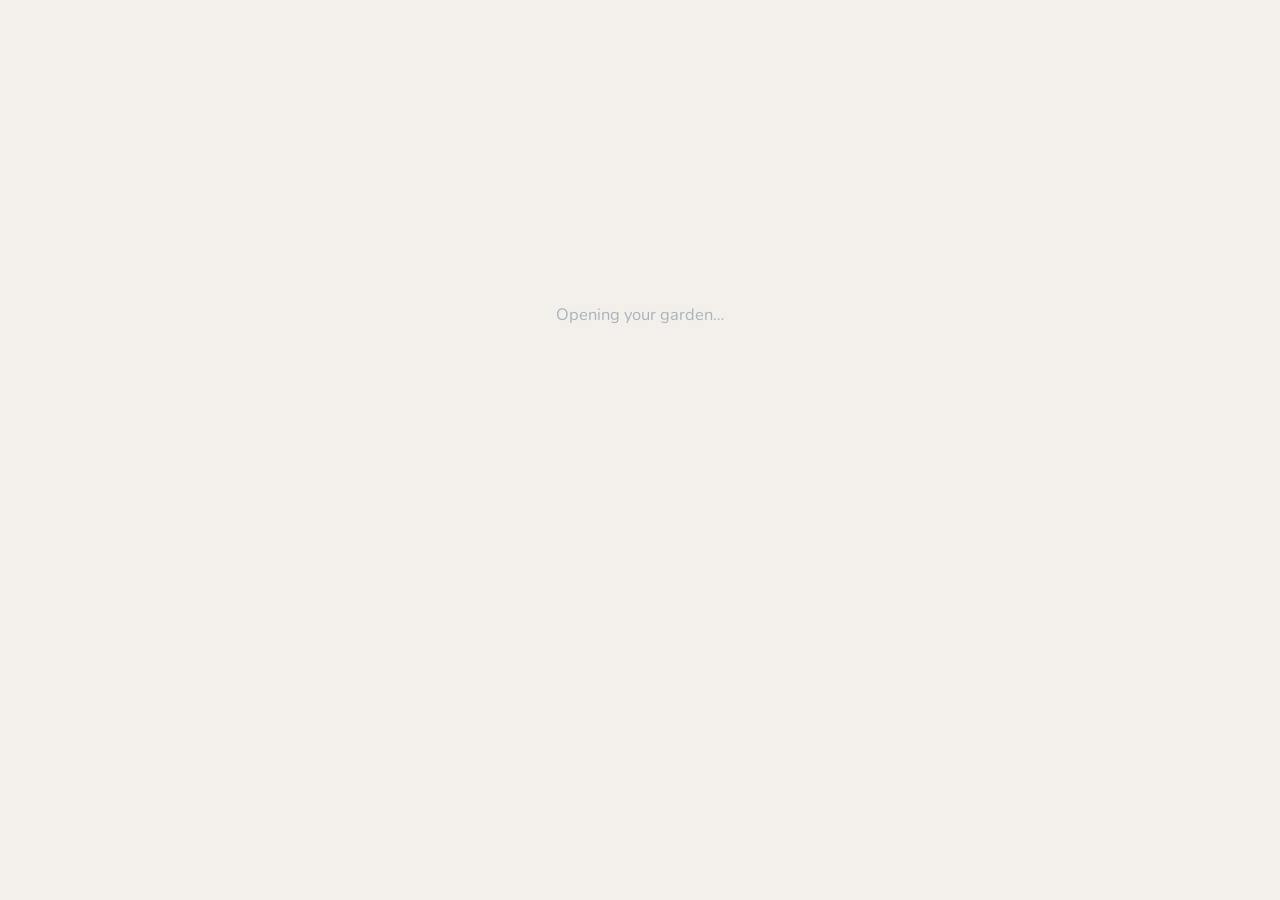
<file: world.html>
<!doctype html>
<html lang="en">
<head>
<meta charset="utf-8">
<meta name="viewport" content="width=device-width,initial-scale=1">
<title>World — DewLab</title>
<link rel="icon" type="image/svg+xml" href="/favicon.svg">
<meta name="theme-color" content="#0071BC">
<meta name="robots" content="noindex">
<link rel="preconnect" href="https://fonts.googleapis.com">
<link rel="preconnect" href="https://fonts.gstatic.com" crossorigin>
<link href="https://fonts.googleapis.com/css2?family=Montserrat:wght@600;700;800;900&family=Nunito:wght@400;600;700;800&display=swap" rel="stylesheet">
<link rel="stylesheet" href="brand.css">
<style>
*{box-sizing:border-box}
body{margin:0;background:var(--beige);color:var(--body);font-family:var(--sans);font-size:16.5px;line-height:1.6;-webkit-font-smoothing:antialiased;overflow-x:hidden}
h1,h2,h3{font-family:var(--display);color:var(--ink);margin:0;line-height:1.14;letter-spacing:-.02em;font-weight:800}
p{margin:0}a{color:inherit;text-decoration:none}img{max-width:100%;display:block}
.wrap{max-width:900px;margin:0 auto;padding:0 22px}
.nav{position:sticky;top:0;z-index:50;background:rgba(255,255,255,.96);backdrop-filter:blur(12px);border-bottom:1px solid var(--line)}
.nav-in{max-width:900px;margin:0 auto;padding:11px 22px;display:flex;align-items:center;gap:14px}
.brand{display:flex;align-items:center;gap:11px;margin-right:auto}
.brand-mark{width:38px;height:auto;flex:none}
.brand-txt{font-family:var(--display);font-weight:800;font-size:16px;color:var(--ink);line-height:1.15}
.brand-txt span{display:block;font-family:var(--sans);font-size:10.5px;font-weight:600;letter-spacing:.1em;text-transform:uppercase;color:var(--faint)}
.crumb{display:inline-flex;gap:7px;font-size:14px;font-weight:700;color:var(--wd);margin-bottom:14px;position:relative;z-index:2}
.crumb:hover{opacity:.75}
.out{background:none;border:none;font-family:var(--sans);font-size:14px;font-weight:600;color:var(--muted);cursor:pointer}
.hd{background:var(--beige);border-bottom:1px solid var(--line);padding:30px 0 32px;position:relative;overflow:hidden}
.hd::after{content:'';position:absolute;width:320px;height:320px;border-radius:50%;background:rgba(255,255,255,.45);right:-120px;top:-140px}
.hd-in{position:relative;z-index:2;display:grid;grid-template-columns:auto 1fr;gap:22px;align-items:center}
.hd img{width:112px;flex:none}
.eyebrow{font-size:11.5px;font-weight:800;letter-spacing:.14em;text-transform:uppercase;color:var(--wd);margin-bottom:7px}
.hd h1{font-size:clamp(28px,4.6vw,40px);font-weight:900;margin-bottom:7px}
.hd p{font-size:16.5px;max-width:36em}
@media(max-width:600px){.hd-in{grid-template-columns:1fr;text-align:center}.hd img{margin:0 auto;width:92px}}
main{padding:26px 0 50px}
h2.sec{font-size:20px;margin-bottom:4px}
p.sub{color:var(--muted);font-size:15px;margin-bottom:18px}
.lessons{display:grid;gap:14px}
.lsn{background:#fff;border:2px solid var(--line);border-radius:var(--rl);padding:20px 22px;display:grid;grid-template-columns:44px 1fr auto;gap:16px;align-items:center;box-shadow:var(--shadow);transition:.15s}
a.lsn:hover{border-color:var(--w);transform:translateY(-2px)}
.lsn .n{width:44px;height:44px;border-radius:50%;background:var(--wl);color:var(--wd);display:grid;place-items:center;font-family:var(--display);font-weight:900;font-size:18px}
.lsn h3{font-size:18px;margin-bottom:3px}
.lsn p{font-size:14.5px;color:var(--body)}
.lsn .meta{margin-top:8px;display:flex;flex-wrap:wrap;gap:6px}
/* facts, not buttons */
.lsn .meta span{display:inline-flex;align-items:center;gap:5px;background:none;border:none;border-radius:0;padding:0;cursor:default;font-size:13px;font-weight:700;color:var(--muted)}
.lsn .meta span:not(:last-child)::after{content:'\00B7';margin-left:12px;color:var(--faint);font-weight:700}
.tag{font-size:11.5px;font-weight:800;letter-spacing:.05em;text-transform:uppercase;padding:6px 12px;border-radius:999px;white-space:nowrap}
.tag-open{background:var(--green-l);color:var(--green-d)}
.tag-live{background:var(--yellow);color:#6B5B14}
.tag-soon{background:var(--beige);color:var(--muted)}
.tag-done{background:var(--wl);color:var(--wd)}
.lsn.locked{opacity:.6;grid-template-columns:44px 1fr auto}
@media(max-width:560px){.lsn{grid-template-columns:38px 1fr;}.lsn .tag{grid-column:2}}
.bar{height:7px;background:var(--line);border-radius:999px;margin-top:10px;overflow:hidden}
.bar i{display:block;height:100%;background:var(--w);border-radius:999px}
.covers{background:#fff;border:1px solid var(--line);border-radius:var(--rl);padding:20px 22px;margin-top:24px}
.covers h3{font-size:16px;margin-bottom:10px}
.covers ul{margin:0;padding-left:19px}
.covers li{font-size:14.5px;margin-bottom:5px}
.srcs{margin-top:22px;font-size:13.5px;color:var(--muted)}
.srcs a{color:var(--wd);border-bottom:1px solid rgba(0,0,0,.14)}
</style>
</head>
<body>
<div id="boot" style="display:grid;place-items:center;min-height:70vh;color:var(--faint)">Opening the world…</div>
<div id="app" style="display:none">

<div id="adminBar" style="display:none;background:var(--ink);color:#fff;font-size:13.5px;font-weight:600;padding:9px 20px;display:none;align-items:center;justify-content:center;gap:14px;flex-wrap:wrap"><span id="adminBarTxt"></span><button id="viewToggle" style="background:rgba(255,255,255,.14);border:1px solid rgba(255,255,255,.3);color:#fff;font-family:inherit;font-size:12.5px;font-weight:700;padding:6px 14px;border-radius:999px;cursor:pointer"></button><a href="admin.html" style="color:var(--yellow-warm)">Admin &rarr;</a></div>
<nav class="nav"><div class="nav-in">
  <a class="brand" href="dashboard.html">
    <img class="brand-mark" src="img/dewey-happy.png" alt="">
    <span class="brand-txt">DewLab<span>Dew of Heaven Children&rsquo;s Garden</span></span>
  </a>
  <button class="out" id="outBtn">Log out</button>
</div></nav>

<header class="hd">
  <div class="wrap"><a class="crumb" href="dashboard.html">&larr; All worlds</a></div>
  <div class="wrap hd-in">
  <img id="gImg" src="" alt="">
  <div>
    <div class="eyebrow" id="gLine"></div>
    <h1 id="wName">—</h1>
    <p id="wBlurb"></p>
  </div>
</div></header>

<main class="wrap">
  <h2 class="sec">Lessons in this world</h2>
  <p class="sub" id="lSub"></p>
  <div class="lessons" id="lessons"></div>

  <div class="covers">
    <h3>What this world covers</h3>
    <ul id="topics"></ul>
  </div>

  <p class="srcs" id="srcs"></p>
</main>
</div>

<script src="worlds.js"></script>
<script src="lessons.js"></script>
<script src="content.js"></script>
<script src="session.js"></script>
<script src="quiz.js"></script>
<script src="config.js"></script>
<script src="auth.js"></script>
<script>
(function(){
  var KEY = new URLSearchParams(location.search).get('w') || '';
  var W = (WORLDS||[]).filter(function(w){ return w.key===KEY; })[0];
  if(!W){ location.replace('dashboard.html'); return; }

  function el(id){ return document.getElementById(id); }
  function esc(s){ return String(s==null?'':s).replace(/[&<>"]/g,function(c){
    return {'&':'&amp;','<':'&lt;','>':'&gt;','"':'&quot;'}[c]; }); }
  function shade(hex,amt){
    var n=parseInt(String(hex).replace('#',''),16),r=(n>>16)&255,g=(n>>8)&255,b=n&255;
    r=Math.round(r+(amt<0?r*amt:(255-r)*amt));g=Math.round(g+(amt<0?g*amt:(255-g)*amt));
    b=Math.round(b+(amt<0?b*amt:(255-b)*amt));
    return '#'+[r,g,b].map(function(v){return ('0'+v.toString(16)).slice(-2)}).join('');
  }


/* The staff/family switch. Reloads rather than repainting, because
   the lock state is read in a dozen places while a page draws and a
   half-switched page is worse than a slower one. */
function wireViewToggle(){
  var bar = document.getElementById('adminBar');
  if (!bar) return;
  bar.style.display = 'flex';
  var fam = TG.viewAsFamily();
  document.getElementById('adminBarTxt').textContent = fam
    ? 'You are seeing exactly what a family sees. Locked worlds are locked for you too.'
    : 'You are seeing this as DewLab staff, so every lesson is open.';
  var btn = document.getElementById('viewToggle');
  btn.textContent = fam ? 'Back to staff view' : 'See it as a family';
  btn.onclick = function(){ TG.setViewAsFamily(!fam); location.reload(); };
}

  (async function(){
    var s = await TG.requireAuth(); if(!s) return;
    var admin = await TG.isAdmin();
    if (window.TGContent) await TGContent.load();
    await TGSession.loadAll();

    var rs = document.documentElement.style;
    /* Blue leads; beige grounds. The guide tells the world apart. */
    rs.setProperty('--w', W.color);
    rs.setProperty('--wd', shade(W.color,-0.28));
    rs.setProperty('--wl', '#E4F1FA');
    document.title = W.name + ' — DewLab';
    document.querySelector('meta[name=theme-color]').content = W.color;

    el('gImg').src = W.img; el('gImg').alt = W.guide;
    el('gLine').textContent = W.subject + ' · with ' + W.guide;
    el('wName').textContent = W.name;
    el('wBlurb').textContent = W.blurb;

    var lessons = LESSONS.forWorld(W.key);
    el('lSub').textContent = lessons.length + ' lessons. A lesson opens once its live session has been scheduled.';

    var kids = (s.profile && s.profile.children) || [];
    var kidName = kids[0] && kids[0].name;

    el('lessons').innerHTML = lessons.map(function(L){
      var sessions = TGSession.forTopic(L.slug);
      var unlocked = TG.isUnlocked(L.slug);
      var done     = !!(window.TGQuiz && TGQuiz.result(L.slug,'post',kidName));
      var next     = TGSession.next(L.slug);
      var last     = TGSession.past(L.slug)[0];

      var tag, cls;
      if (done)            { tag='Finished'; cls='tag-done'; }
      else if (unlocked)   { tag='Open';     cls='tag-open'; }
      else if (next)       { tag=TGSession.short(next); cls='tag-live'; }
      else if (last)       { tag='Catch up'; cls='tag-live'; }
      else if (L.open)     { tag='Open now'; cls='tag-open'; }
      else if (L.session && L.session.url) { tag='Watch now'; cls='tag-live'; }
      else                 { tag='Soon';     cls='tag-soon'; }

      var enterable = unlocked || TGSession.hasSomething(L.slug);   /* admins: unlocked is always true */
      var when = next ? 'Live ' + TGSession.short(next)
               : last ? 'Last session ' + TGSession.short(last)
               : L.open ? 'Open — no session needed for now'
               : (L.session && L.session.url) ? 'Recorded · about ' + (L.session.minutes||5) + ' minutes'
               : 'No session scheduled yet';

      var inner =
        '<div class="n">'+L.n+'</div>'+
        '<div>'+
          '<h3>'+esc(L.title)+'</h3>'+
          '<p>'+esc(L.tagline||'')+'</p>'+
          '<div class="meta">'+
            /* One word for one thing. The plant lesson keeps its skills
               in quiz.js, so ask there rather than counting its
               standards and calling them something different. */
            (function(){
              var c = (L.competencies && L.competencies.length) ? L.competencies
                    : (window.TGQuiz ? TGQuiz.settings.competencies(L.slug) : []);
              return c.length ? '<span>'+c.length+' skills</span>' : '';
            })()+
            '<span>'+esc(when)+'</span>'+
          '</div>'+
        '</div>'+
        '<span class="tag '+cls+'">'+esc(tag)+'</span>';

      var href = L.page || ('lesson.html?t='+encodeURIComponent(L.slug));
      return enterable
        ? '<a class="lsn" href="'+href+'">'+inner+'</a>'
        : '<div class="lsn locked">'+inner+'</div>';
    }).join('');

    el('topics').innerHTML = (W.topics||[]).map(function(t){ return '<li>'+esc(t)+'</li>'; }).join('');

    var srcs = {};
    lessons.forEach(function(L){ (L.sources||[]).forEach(function(x){ srcs[x.url]=x.name; }); });
    var keys = Object.keys(srcs);
    el('srcs').innerHTML = keys.length
      ? 'Written from ' + keys.map(function(u){
          return '<a href="'+u+'" target="_blank" rel="noopener">'+esc(srcs[u])+'</a>'; }).join(' · ')
      : '';

    if (admin) wireViewToggle();
    el('outBtn').onclick = async function(){ await TG.signOut(); location.href='login.html'; };
    el('boot').style.display='none'; el('app').style.display='';
  })();
})();
</script>
</body>
</html>
</file>
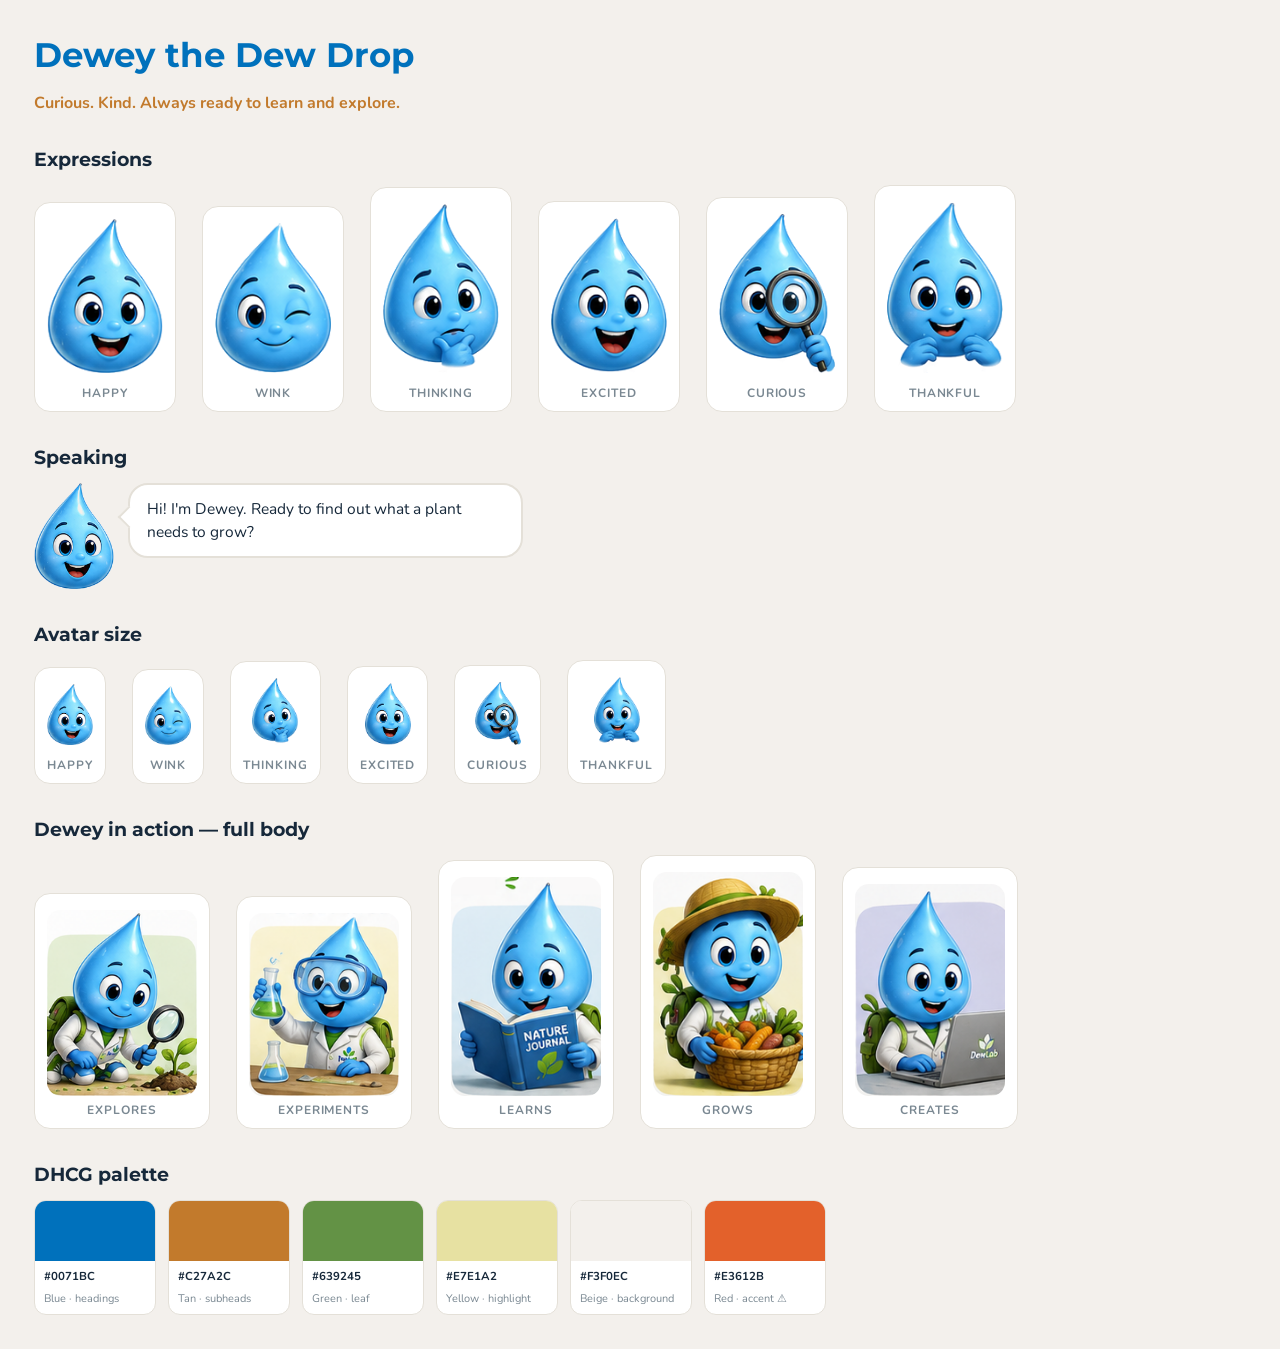
<file: dewlab/preview.html>
<!doctype html><html lang="en"><head><meta charset="utf-8">
<meta name="viewport" content="width=device-width,initial-scale=1">
<title>Dewey — DewLab</title>
<link href="https://fonts.googleapis.com/css2?family=Montserrat:wght@600;700;800&family=Nunito:wght@400;600;700&family=Finger+Paint&display=swap" rel="stylesheet">
<link rel="stylesheet" href="brand.css">
<style>
body{margin:0;background:var(--beige);color:var(--body);font-family:var(--sans);padding:34px}
h1{font-family:var(--display);color:var(--blue);font-size:34px;margin:0 0 4px}
h2{font-family:var(--display);color:var(--ink);font-size:19px;margin:34px 0 14px}
.sub{color:var(--tan);font-weight:700;margin-bottom:8px}
.row{display:flex;gap:26px;flex-wrap:wrap;align-items:flex-end}
figure{margin:0;text-align:center;background:#fff;border:1px solid var(--line);border-radius:var(--r);padding:16px 12px 10px}
figcaption{font-size:12px;color:var(--muted);font-weight:700;margin-top:6px;text-transform:uppercase;letter-spacing:.08em}
.swatches{display:flex;gap:12px;flex-wrap:wrap}
.sw{width:120px;border:1px solid var(--line);border-radius:12px;overflow:hidden;background:#fff}
.sw i{display:block;height:60px}
.sw span{display:block;font-size:11.5px;padding:7px 9px;font-weight:700;color:var(--ink)}
.sw small{display:block;padding:0 9px 8px;font-size:11px;color:var(--muted);font-weight:400}
</style></head><body>
<h1>Dewey the Dew Drop</h1>
<p class="sub">Curious. Kind. Always ready to learn and explore.</p>

<h2>Expressions</h2>
<div class="row" id="ex"></div>

<h2>Speaking</h2>
<div id="say"></div>

<h2>Avatar size</h2>
<div class="row" id="sm"></div>

<h2>Dewey in action &mdash; full body</h2>
<div class="row" id="act"></div>

<h2>DHCG palette</h2>
<div class="swatches" id="pal"></div>

<script src="dewey.js"></script>
<script>
document.getElementById('ex').innerHTML = Dewey.expressions.map(function(e){
  return '<figure>'+Dewey.html(e,116)+'<figcaption>'+e+'</figcaption></figure>'; }).join('');
document.getElementById('say').innerHTML =
  Dewey.say("Hi! I'm Dewey. Ready to find out what a plant needs to grow?", 'happy', 80);
document.getElementById('sm').innerHTML = Dewey.expressions.map(function(e){
  return '<figure>'+Dewey.html(e,46)+'<figcaption>'+e+'</figcaption></figure>'; }).join('');
document.getElementById('act').innerHTML = ['explores','experiments','learns','grows','creates'].map(function(a){
  return '<figure><img src="img/dewey-'+a+'.png" width="150" style="border-radius:14px;display:block"><figcaption>'+a+'</figcaption></figure>'; }).join('');

var pal=[['--blue','#0071BC','Blue · headings'],['--tan','#C27A2C','Tan · subheads'],
         ['--green','#639245','Green · leaf'],['--yellow','#E7E1A2','Yellow · highlight'],
         ['--beige','#F3F0EC','Beige · background'],['--red','#E3612B','Red · accent ⚠']];
document.getElementById('pal').innerHTML = pal.map(function(p){
  return '<div class="sw"><i style="background:'+p[1]+'"></i><span>'+p[1]+'</span><small>'+p[2]+'</small></div>'; }).join('');
</script></body></html>
</file>
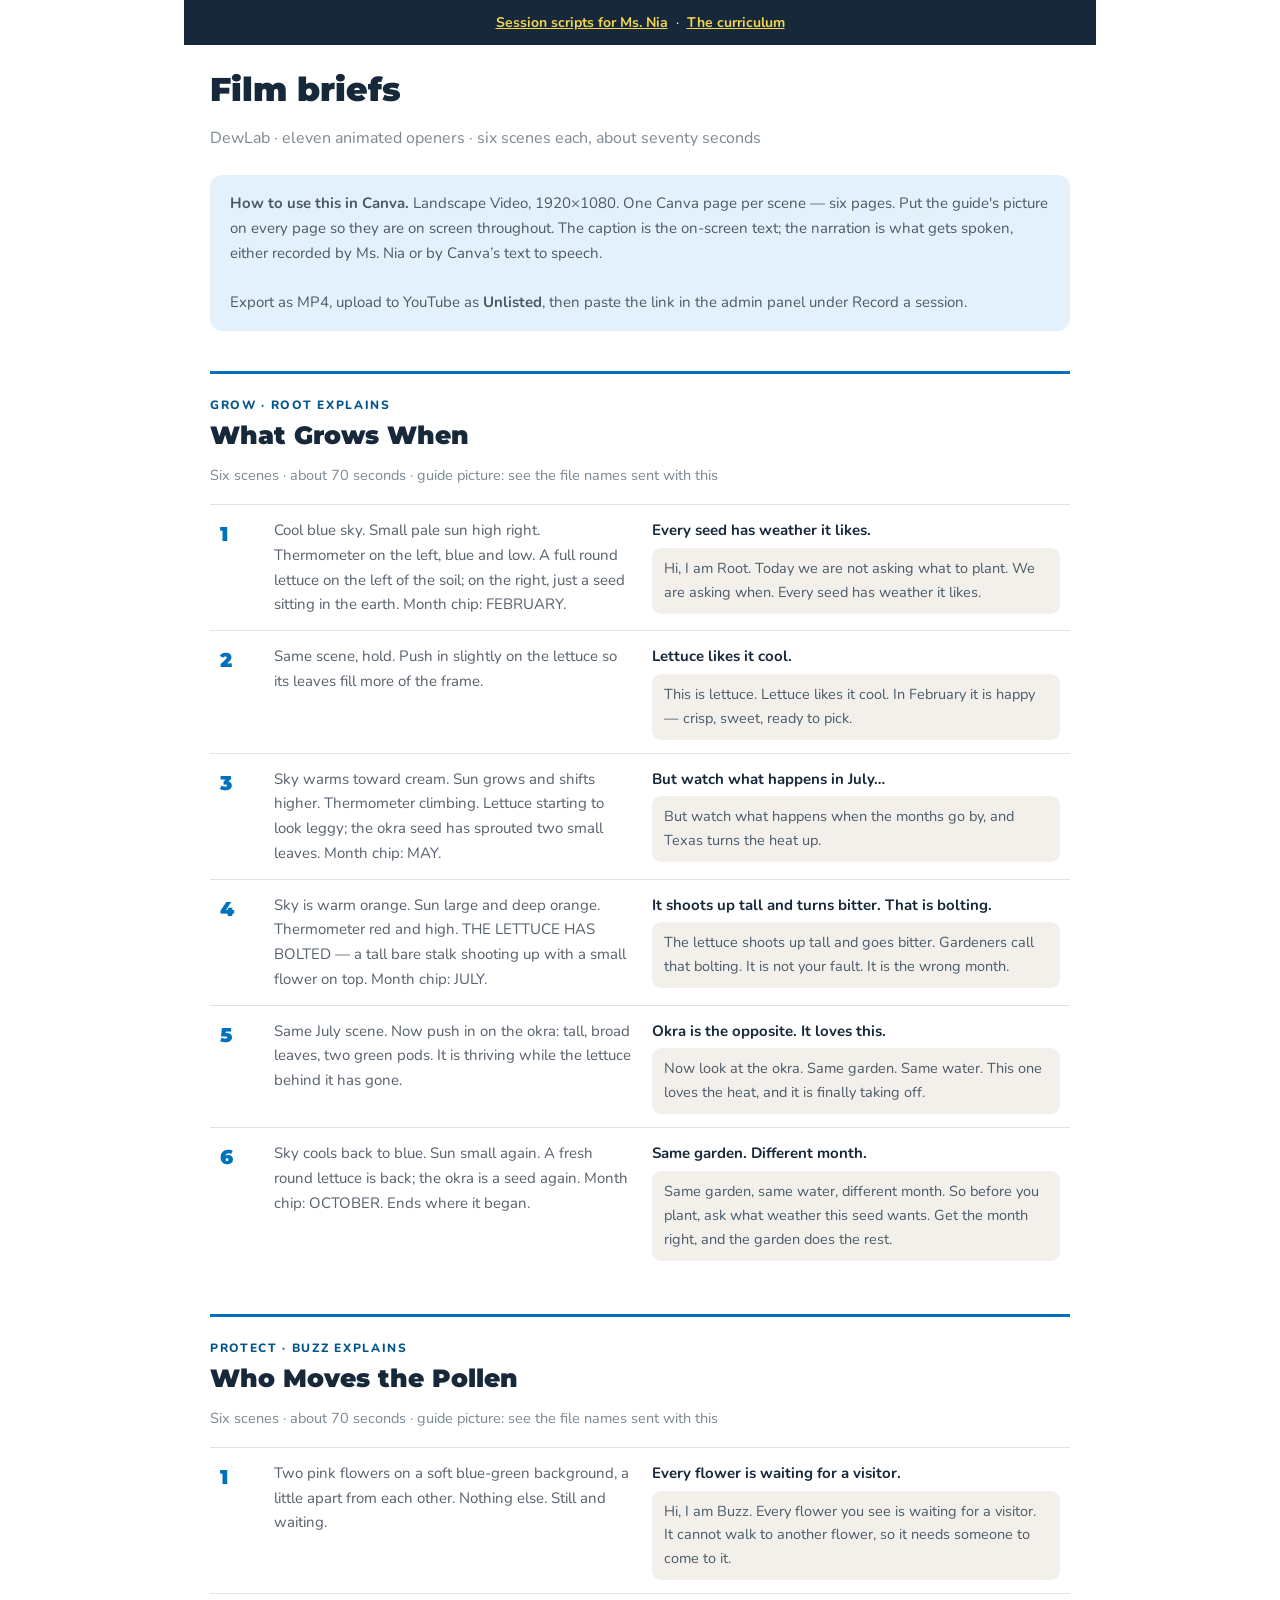
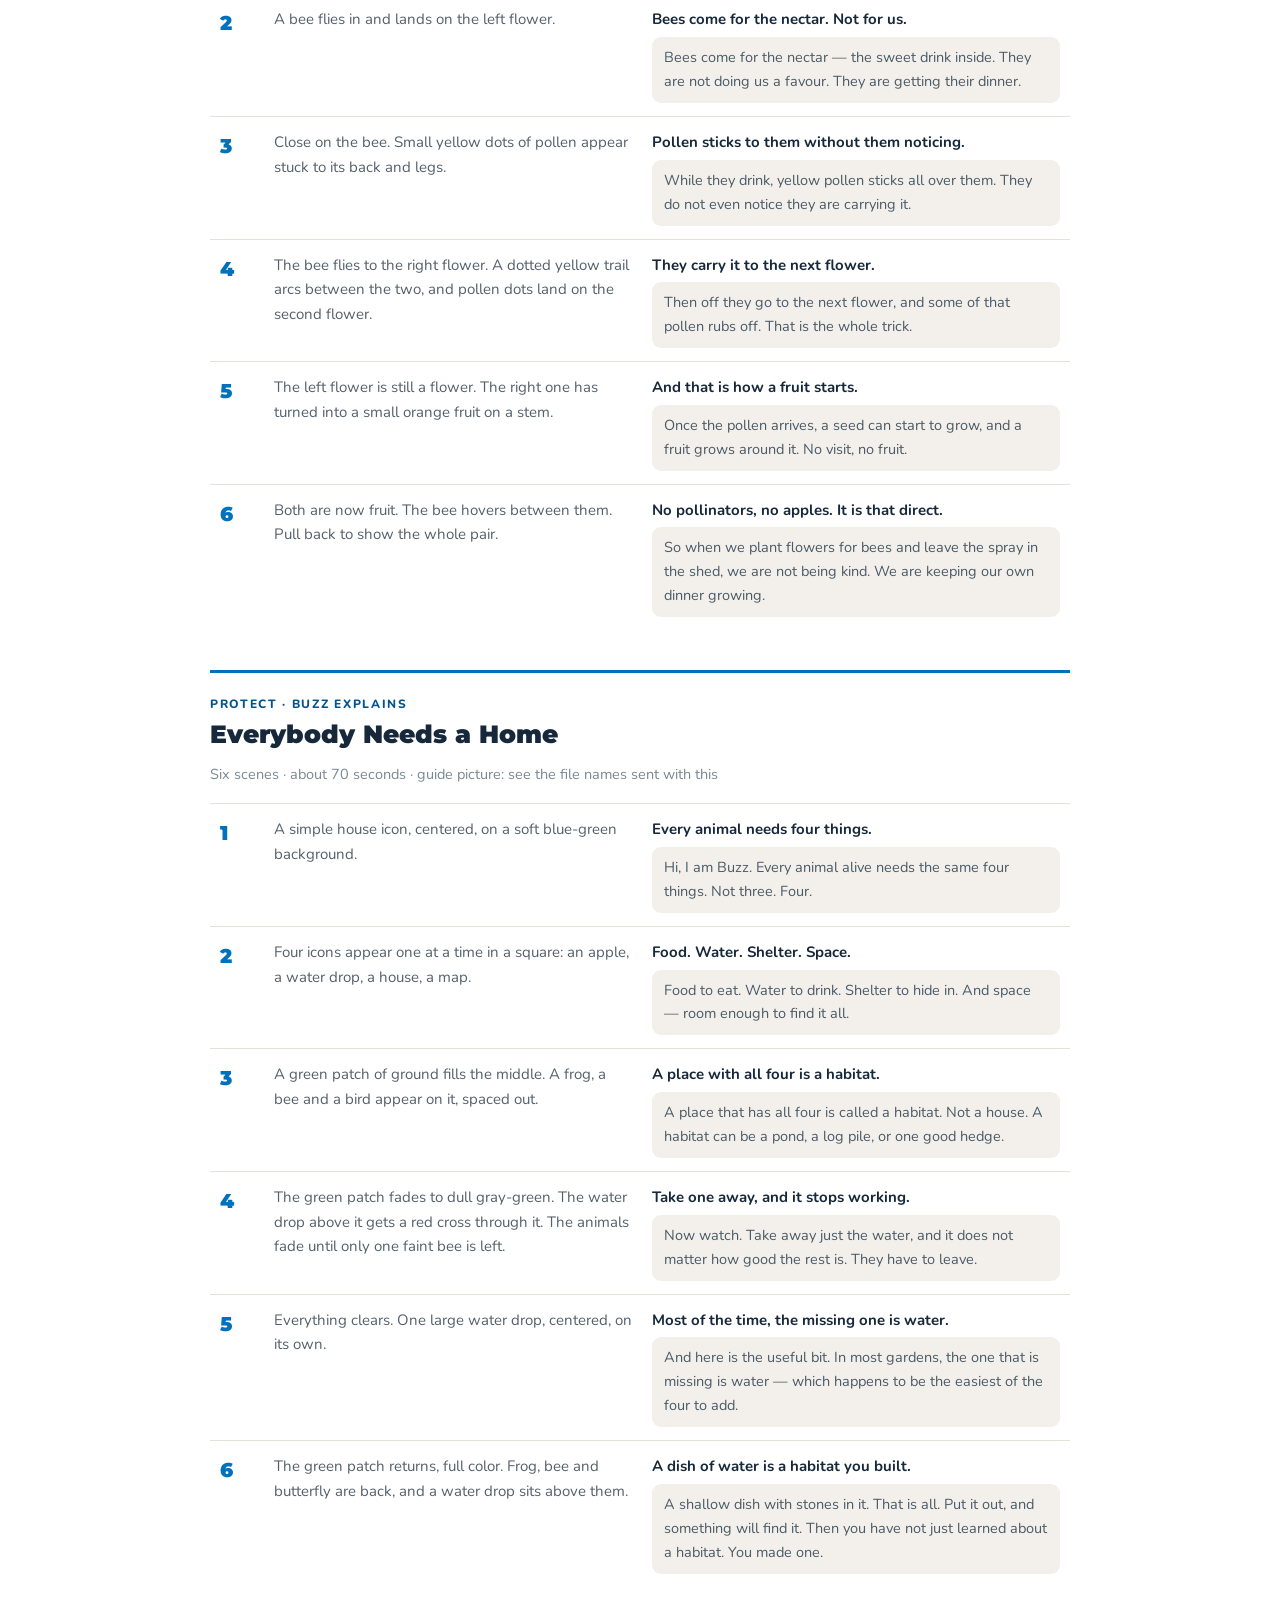
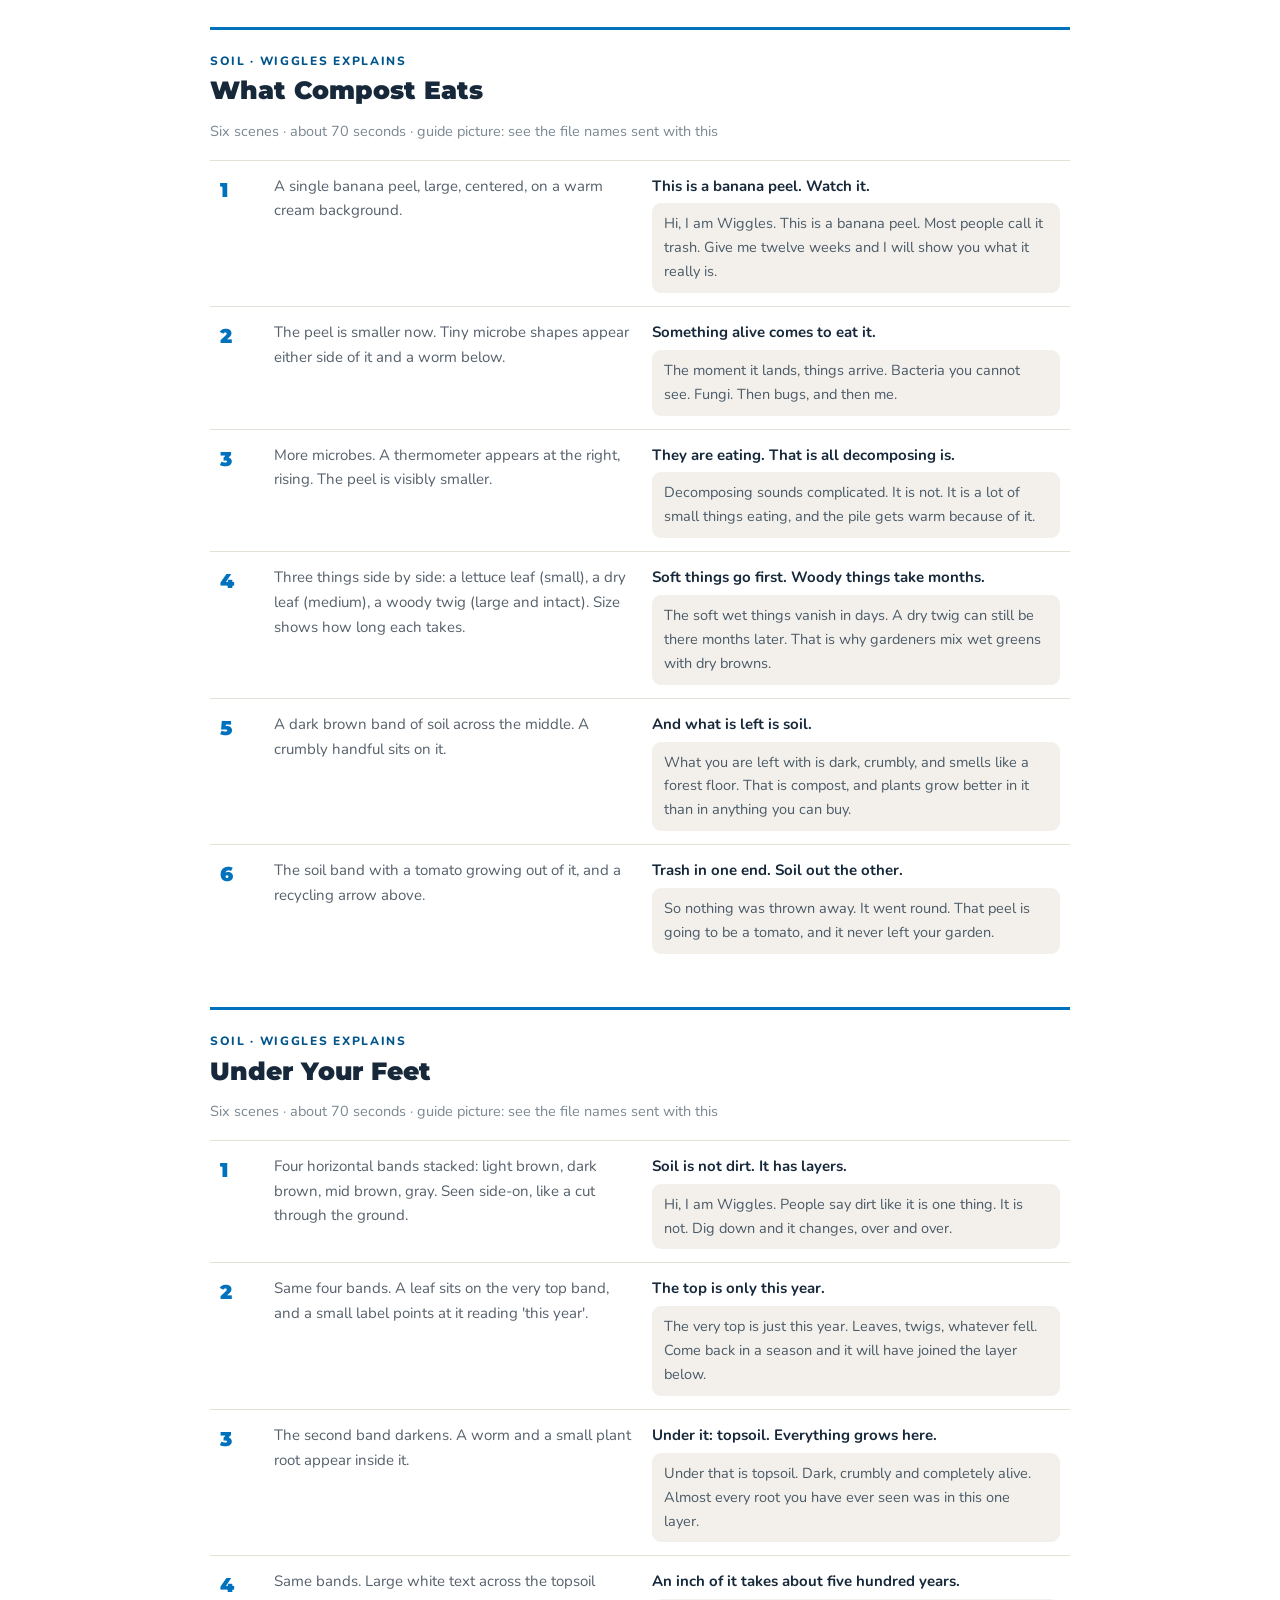
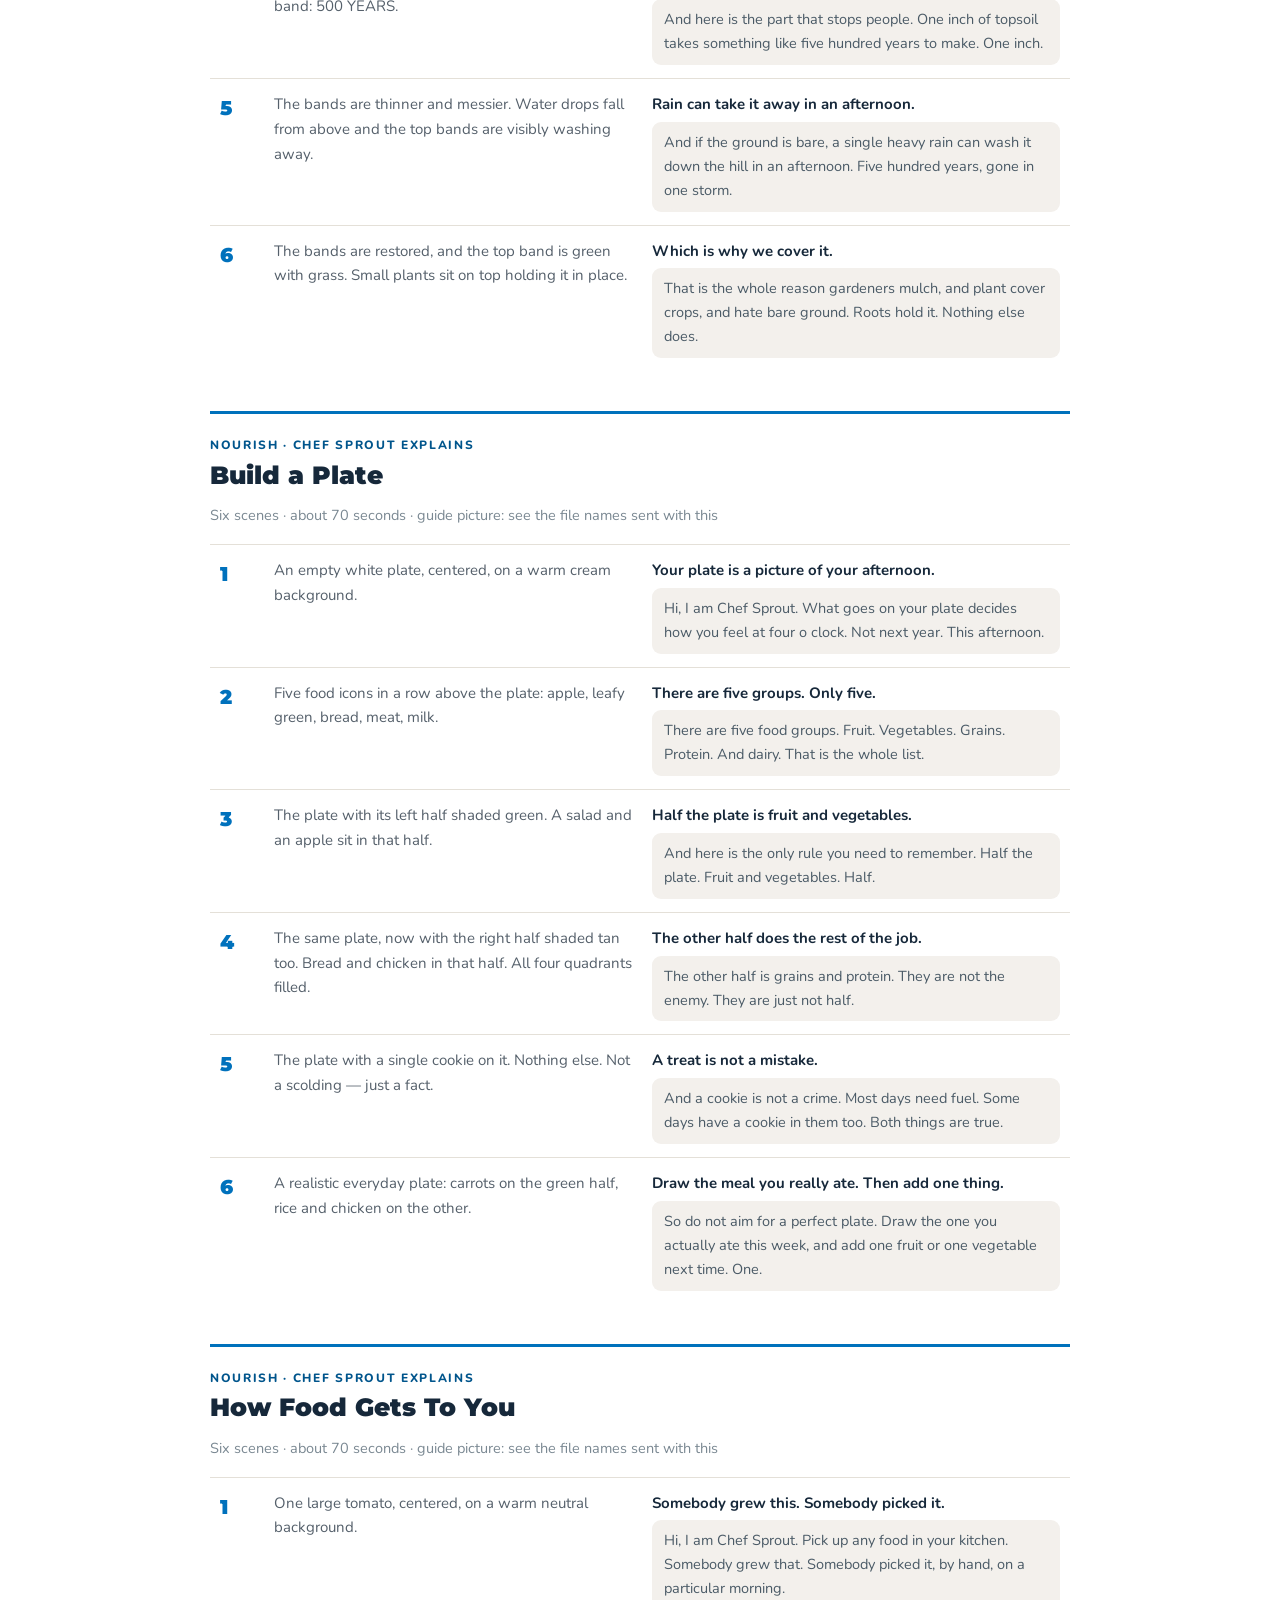
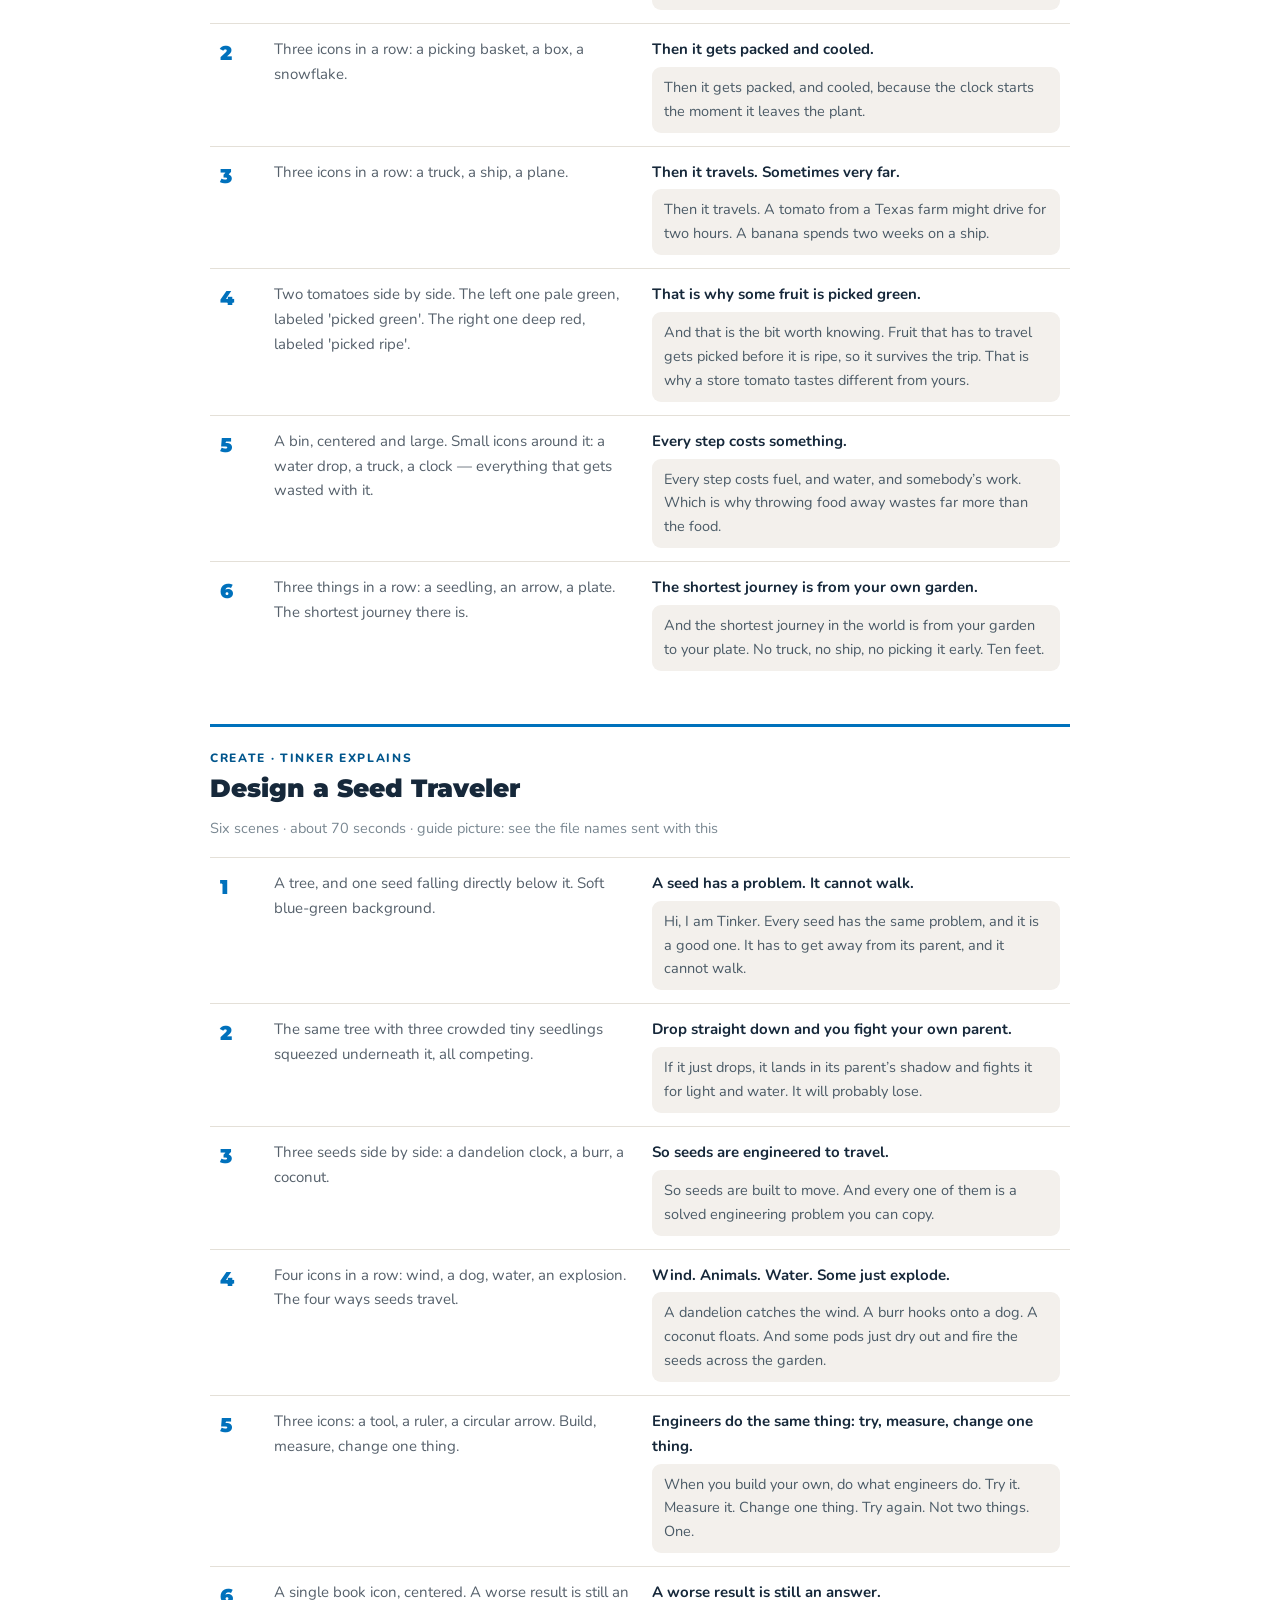
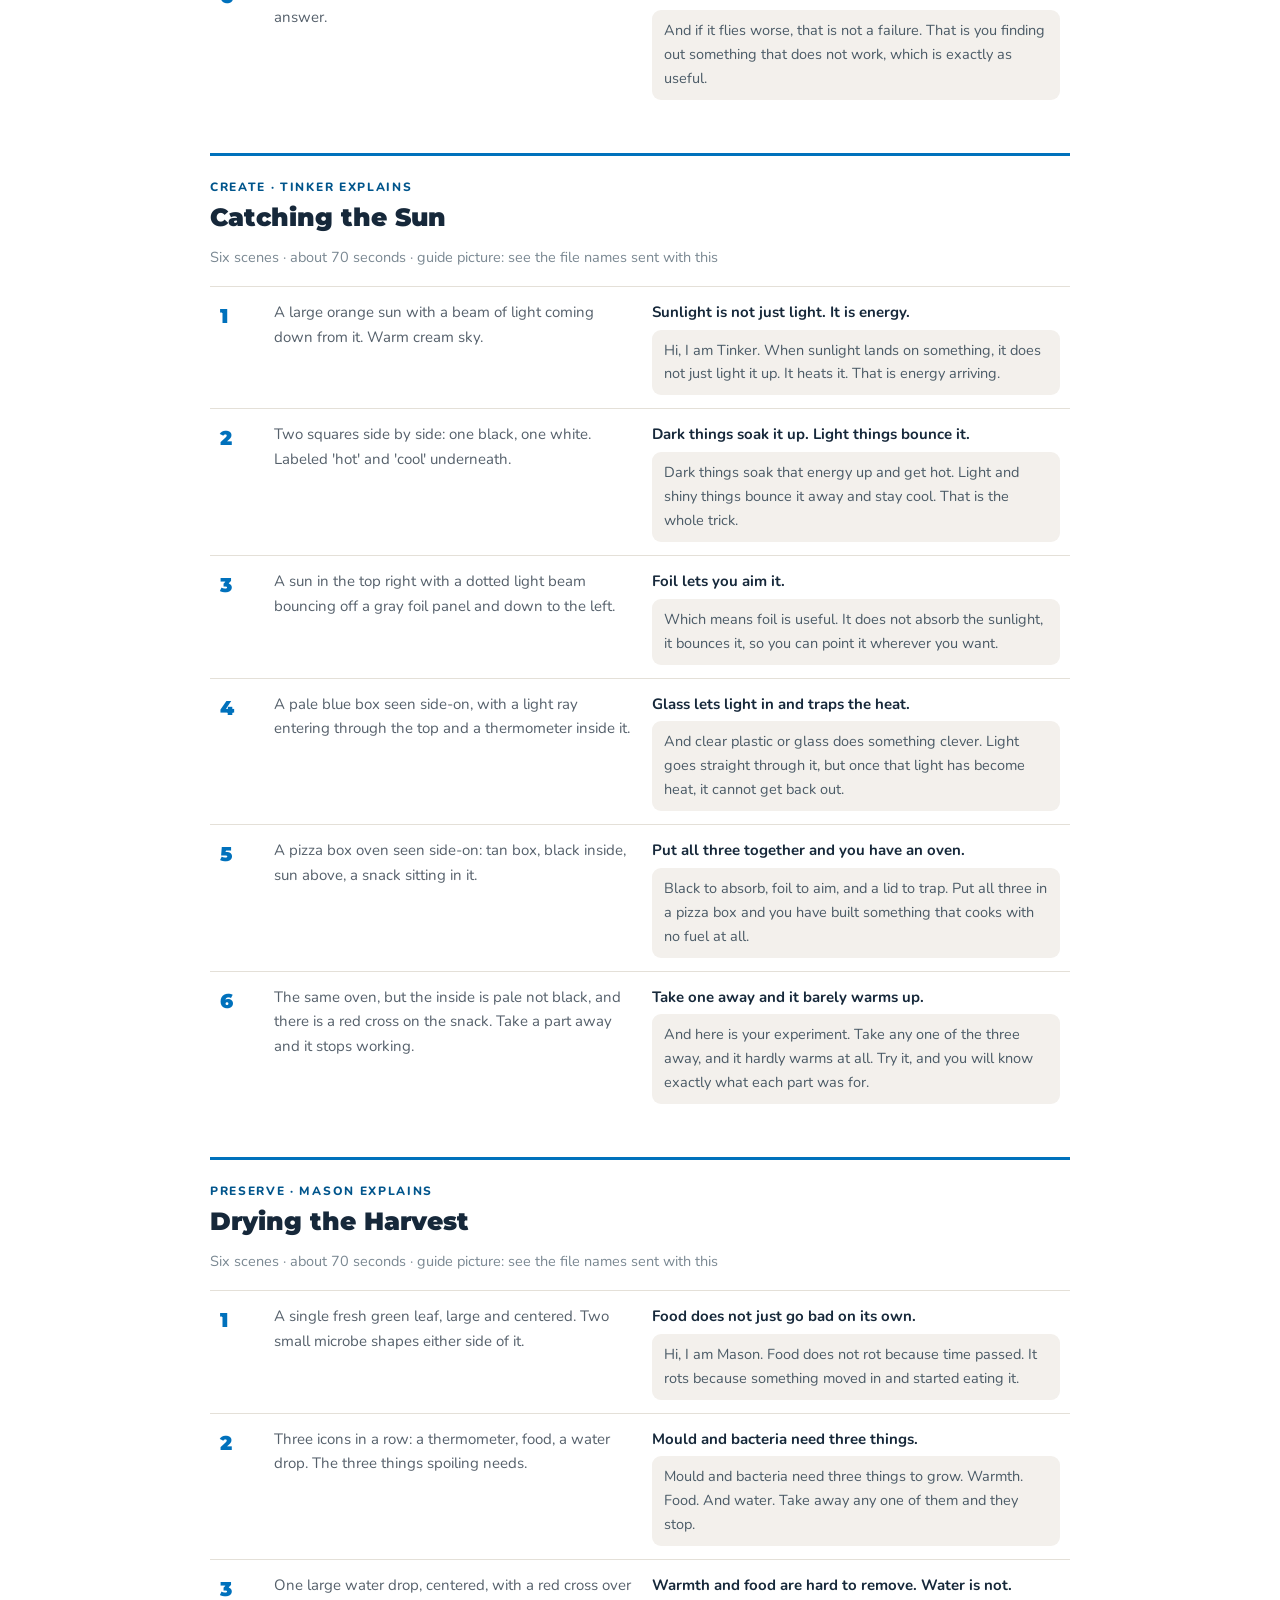
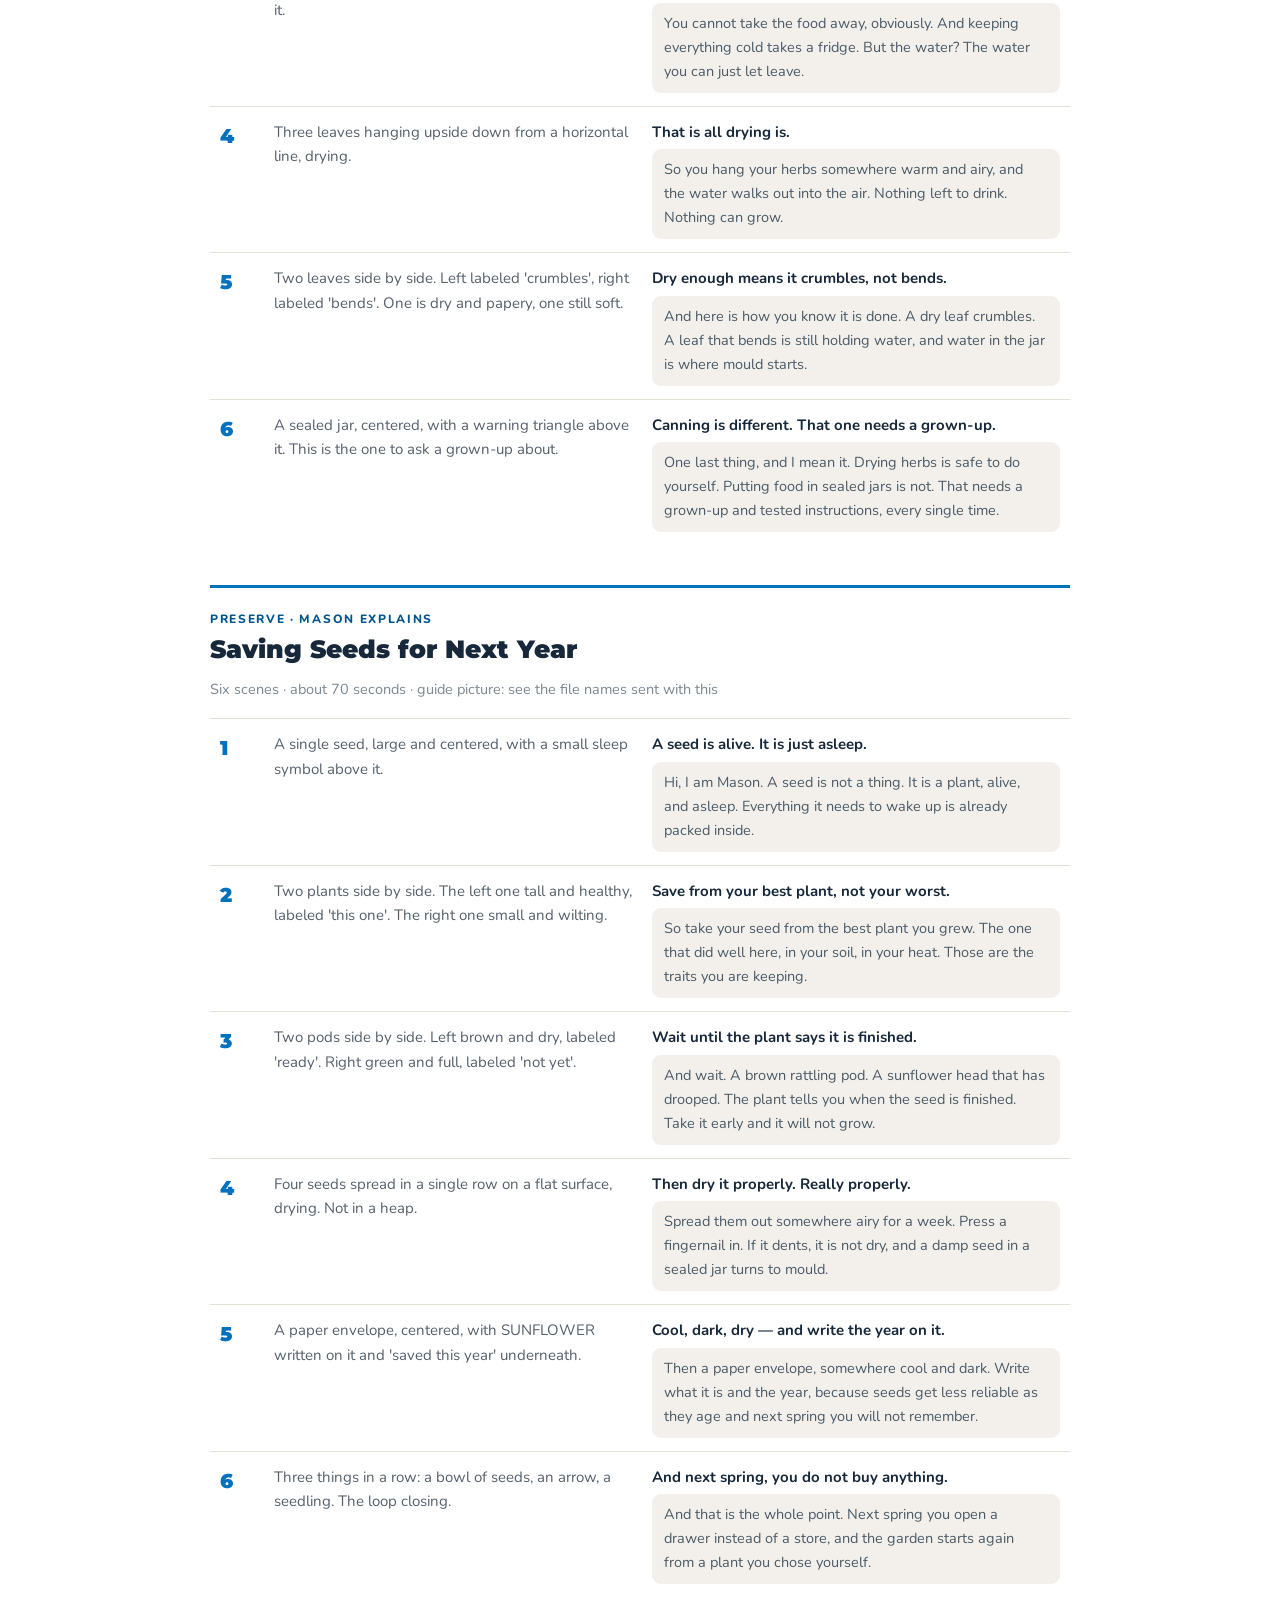
<file: dewlab/scripts/films.html>
<!doctype html><meta charset="utf-8">
<meta name="robots" content="noindex"><title>DewLab — Film Briefs for Canva</title>
<link href="https://fonts.googleapis.com/css2?family=Montserrat:wght@700;800;900&family=Nunito:wght@400;600;700;800&display=swap" rel="stylesheet">
<style>body{font-family:Nunito,sans-serif;color:#4A5A66;max-width:860px;margin:0 auto;padding:34px 26px 60px;line-height:1.65;font-size:16px}h1,h2,h3{font-family:Montserrat,sans-serif;color:#16283A;margin:0;line-height:1.15}h1{font-size:33px;font-weight:900;margin-bottom:8px}.sub{color:#7A8892;margin-bottom:24px}.note{background:#E4F1FA;border-radius:12px;padding:16px 20px;font-size:15px;margin-bottom:28px}.film{border-top:3px solid #0071BC;padding-top:22px;margin-top:40px;break-before:page}.film:first-of-type{break-before:auto}.w{font-size:12px;font-weight:800;letter-spacing:.14em;text-transform:uppercase;color:#00558C;margin-bottom:5px}h2{font-size:25px;font-weight:900;margin-bottom:3px}.meta{color:#7A8892;font-size:14.5px;margin-bottom:16px}table{width:100%;border-collapse:collapse;font-size:15px}td{padding:13px 10px;border-top:1px solid #E4E0D8;vertical-align:top}td.n{width:34px;font-family:Montserrat;font-weight:900;font-size:20px;color:#0071BC}td.v{width:44%;color:#55606B}td.s b{color:#16283A;display:block;margin-bottom:5px}.say{background:#F3F0EC;border-radius:9px;padding:9px 12px;font-size:14.5px;display:block}@media print{body{padding:0}}</style>
<div style="background:#16283A;color:#fff;padding:11px 20px;text-align:center;font-family:Nunito,sans-serif;font-size:14px;margin:-34px -26px 26px"><a href="sessions.html" style="color:#F2D64F;font-weight:700">Session scripts for Ms. Nia</a> &nbsp;·&nbsp; <a href="../curriculum/" style="color:#F2D64F;font-weight:700">The curriculum</a></div><h1>Film briefs</h1><p class="sub">DewLab &middot; eleven animated openers &middot; six scenes each, about seventy seconds</p>
<div class="note"><b>How to use this in Canva.</b> Landscape Video, 1920&times;1080. One Canva page per scene &mdash; six pages. Put the guide's picture on every page so they are on screen throughout. The caption is the on-screen text; the narration is what gets spoken, either recorded by Ms. Nia or by Canva&rsquo;s text to speech.<br><br>Export as MP4, upload to YouTube as <b>Unlisted</b>, then paste the link in the admin panel under Record a session.</div>
<div class="film"><div class="w">Grow &middot; Root explains</div>
<h2>What Grows When</h2>
<p class="meta">Six scenes &middot; about 70 seconds &middot; guide picture: see the file names sent with this</p>
<table>
<tr><td class="n">1</td><td class="v">Cool blue sky. Small pale sun high right. Thermometer on the left, blue and low. A full round lettuce on the left of the soil; on the right, just a seed sitting in the earth. Month chip: FEBRUARY.</td><td class="s"><b>Every seed has weather it likes.</b><span class="say">Hi, I am Root. Today we are not asking what to plant. We are asking when. Every seed has weather it likes.</span></td></tr>
<tr><td class="n">2</td><td class="v">Same scene, hold. Push in slightly on the lettuce so its leaves fill more of the frame.</td><td class="s"><b>Lettuce likes it cool.</b><span class="say">This is lettuce. Lettuce likes it cool. In February it is happy — crisp, sweet, ready to pick.</span></td></tr>
<tr><td class="n">3</td><td class="v">Sky warms toward cream. Sun grows and shifts higher. Thermometer climbing. Lettuce starting to look leggy; the okra seed has sprouted two small leaves. Month chip: MAY.</td><td class="s"><b>But watch what happens in July…</b><span class="say">But watch what happens when the months go by, and Texas turns the heat up.</span></td></tr>
<tr><td class="n">4</td><td class="v">Sky is warm orange. Sun large and deep orange. Thermometer red and high. THE LETTUCE HAS BOLTED — a tall bare stalk shooting up with a small flower on top. Month chip: JULY.</td><td class="s"><b>It shoots up tall and turns bitter. That is bolting.</b><span class="say">The lettuce shoots up tall and goes bitter. Gardeners call that bolting. It is not your fault. It is the wrong month.</span></td></tr>
<tr><td class="n">5</td><td class="v">Same July scene. Now push in on the okra: tall, broad leaves, two green pods. It is thriving while the lettuce behind it has gone.</td><td class="s"><b>Okra is the opposite. It loves this.</b><span class="say">Now look at the okra. Same garden. Same water. This one loves the heat, and it is finally taking off.</span></td></tr>
<tr><td class="n">6</td><td class="v">Sky cools back to blue. Sun small again. A fresh round lettuce is back; the okra is a seed again. Month chip: OCTOBER. Ends where it began.</td><td class="s"><b>Same garden. Different month.</b><span class="say">Same garden, same water, different month. So before you plant, ask what weather this seed wants. Get the month right, and the garden does the rest.</span></td></tr>
</table></div>
<div class="film"><div class="w">Protect &middot; Buzz explains</div>
<h2>Who Moves the Pollen</h2>
<p class="meta">Six scenes &middot; about 70 seconds &middot; guide picture: see the file names sent with this</p>
<table>
<tr><td class="n">1</td><td class="v">Two pink flowers on a soft blue-green background, a little apart from each other. Nothing else. Still and waiting.</td><td class="s"><b>Every flower is waiting for a visitor.</b><span class="say">Hi, I am Buzz. Every flower you see is waiting for a visitor. It cannot walk to another flower, so it needs someone to come to it.</span></td></tr>
<tr><td class="n">2</td><td class="v">A bee flies in and lands on the left flower.</td><td class="s"><b>Bees come for the nectar. Not for us.</b><span class="say">Bees come for the nectar — the sweet drink inside. They are not doing us a favour. They are getting their dinner.</span></td></tr>
<tr><td class="n">3</td><td class="v">Close on the bee. Small yellow dots of pollen appear stuck to its back and legs.</td><td class="s"><b>Pollen sticks to them without them noticing.</b><span class="say">While they drink, yellow pollen sticks all over them. They do not even notice they are carrying it.</span></td></tr>
<tr><td class="n">4</td><td class="v">The bee flies to the right flower. A dotted yellow trail arcs between the two, and pollen dots land on the second flower.</td><td class="s"><b>They carry it to the next flower.</b><span class="say">Then off they go to the next flower, and some of that pollen rubs off. That is the whole trick.</span></td></tr>
<tr><td class="n">5</td><td class="v">The left flower is still a flower. The right one has turned into a small orange fruit on a stem.</td><td class="s"><b>And that is how a fruit starts.</b><span class="say">Once the pollen arrives, a seed can start to grow, and a fruit grows around it. No visit, no fruit.</span></td></tr>
<tr><td class="n">6</td><td class="v">Both are now fruit. The bee hovers between them. Pull back to show the whole pair.</td><td class="s"><b>No pollinators, no apples. It is that direct.</b><span class="say">So when we plant flowers for bees and leave the spray in the shed, we are not being kind. We are keeping our own dinner growing.</span></td></tr>
</table></div>
<div class="film"><div class="w">Protect &middot; Buzz explains</div>
<h2>Everybody Needs a Home</h2>
<p class="meta">Six scenes &middot; about 70 seconds &middot; guide picture: see the file names sent with this</p>
<table>
<tr><td class="n">1</td><td class="v">A simple house icon, centered, on a soft blue-green background.</td><td class="s"><b>Every animal needs four things.</b><span class="say">Hi, I am Buzz. Every animal alive needs the same four things. Not three. Four.</span></td></tr>
<tr><td class="n">2</td><td class="v">Four icons appear one at a time in a square: an apple, a water drop, a house, a map.</td><td class="s"><b>Food. Water. Shelter. Space.</b><span class="say">Food to eat. Water to drink. Shelter to hide in. And space — room enough to find it all.</span></td></tr>
<tr><td class="n">3</td><td class="v">A green patch of ground fills the middle. A frog, a bee and a bird appear on it, spaced out.</td><td class="s"><b>A place with all four is a habitat.</b><span class="say">A place that has all four is called a habitat. Not a house. A habitat can be a pond, a log pile, or one good hedge.</span></td></tr>
<tr><td class="n">4</td><td class="v">The green patch fades to dull gray-green. The water drop above it gets a red cross through it. The animals fade until only one faint bee is left.</td><td class="s"><b>Take one away, and it stops working.</b><span class="say">Now watch. Take away just the water, and it does not matter how good the rest is. They have to leave.</span></td></tr>
<tr><td class="n">5</td><td class="v">Everything clears. One large water drop, centered, on its own.</td><td class="s"><b>Most of the time, the missing one is water.</b><span class="say">And here is the useful bit. In most gardens, the one that is missing is water — which happens to be the easiest of the four to add.</span></td></tr>
<tr><td class="n">6</td><td class="v">The green patch returns, full color. Frog, bee and butterfly are back, and a water drop sits above them.</td><td class="s"><b>A dish of water is a habitat you built.</b><span class="say">A shallow dish with stones in it. That is all. Put it out, and something will find it. Then you have not just learned about a habitat. You made one.</span></td></tr>
</table></div>
<div class="film"><div class="w">Soil &middot; Wiggles explains</div>
<h2>What Compost Eats</h2>
<p class="meta">Six scenes &middot; about 70 seconds &middot; guide picture: see the file names sent with this</p>
<table>
<tr><td class="n">1</td><td class="v">A single banana peel, large, centered, on a warm cream background.</td><td class="s"><b>This is a banana peel. Watch it.</b><span class="say">Hi, I am Wiggles. This is a banana peel. Most people call it trash. Give me twelve weeks and I will show you what it really is.</span></td></tr>
<tr><td class="n">2</td><td class="v">The peel is smaller now. Tiny microbe shapes appear either side of it and a worm below.</td><td class="s"><b>Something alive comes to eat it.</b><span class="say">The moment it lands, things arrive. Bacteria you cannot see. Fungi. Then bugs, and then me.</span></td></tr>
<tr><td class="n">3</td><td class="v">More microbes. A thermometer appears at the right, rising. The peel is visibly smaller.</td><td class="s"><b>They are eating. That is all decomposing is.</b><span class="say">Decomposing sounds complicated. It is not. It is a lot of small things eating, and the pile gets warm because of it.</span></td></tr>
<tr><td class="n">4</td><td class="v">Three things side by side: a lettuce leaf (small), a dry leaf (medium), a woody twig (large and intact). Size shows how long each takes.</td><td class="s"><b>Soft things go first. Woody things take months.</b><span class="say">The soft wet things vanish in days. A dry twig can still be there months later. That is why gardeners mix wet greens with dry browns.</span></td></tr>
<tr><td class="n">5</td><td class="v">A dark brown band of soil across the middle. A crumbly handful sits on it.</td><td class="s"><b>And what is left is soil.</b><span class="say">What you are left with is dark, crumbly, and smells like a forest floor. That is compost, and plants grow better in it than in anything you can buy.</span></td></tr>
<tr><td class="n">6</td><td class="v">The soil band with a tomato growing out of it, and a recycling arrow above.</td><td class="s"><b>Trash in one end. Soil out the other.</b><span class="say">So nothing was thrown away. It went round. That peel is going to be a tomato, and it never left your garden.</span></td></tr>
</table></div>
<div class="film"><div class="w">Soil &middot; Wiggles explains</div>
<h2>Under Your Feet</h2>
<p class="meta">Six scenes &middot; about 70 seconds &middot; guide picture: see the file names sent with this</p>
<table>
<tr><td class="n">1</td><td class="v">Four horizontal bands stacked: light brown, dark brown, mid brown, gray. Seen side-on, like a cut through the ground.</td><td class="s"><b>Soil is not dirt. It has layers.</b><span class="say">Hi, I am Wiggles. People say dirt like it is one thing. It is not. Dig down and it changes, over and over.</span></td></tr>
<tr><td class="n">2</td><td class="v">Same four bands. A leaf sits on the very top band, and a small label points at it reading 'this year'.</td><td class="s"><b>The top is only this year.</b><span class="say">The very top is just this year. Leaves, twigs, whatever fell. Come back in a season and it will have joined the layer below.</span></td></tr>
<tr><td class="n">3</td><td class="v">The second band darkens. A worm and a small plant root appear inside it.</td><td class="s"><b>Under it: topsoil. Everything grows here.</b><span class="say">Under that is topsoil. Dark, crumbly and completely alive. Almost every root you have ever seen was in this one layer.</span></td></tr>
<tr><td class="n">4</td><td class="v">Same bands. Large white text across the topsoil band: 500 YEARS.</td><td class="s"><b>An inch of it takes about five hundred years.</b><span class="say">And here is the part that stops people. One inch of topsoil takes something like five hundred years to make. One inch.</span></td></tr>
<tr><td class="n">5</td><td class="v">The bands are thinner and messier. Water drops fall from above and the top bands are visibly washing away.</td><td class="s"><b>Rain can take it away in an afternoon.</b><span class="say">And if the ground is bare, a single heavy rain can wash it down the hill in an afternoon. Five hundred years, gone in one storm.</span></td></tr>
<tr><td class="n">6</td><td class="v">The bands are restored, and the top band is green with grass. Small plants sit on top holding it in place.</td><td class="s"><b>Which is why we cover it.</b><span class="say">That is the whole reason gardeners mulch, and plant cover crops, and hate bare ground. Roots hold it. Nothing else does.</span></td></tr>
</table></div>
<div class="film"><div class="w">Nourish &middot; Chef Sprout explains</div>
<h2>Build a Plate</h2>
<p class="meta">Six scenes &middot; about 70 seconds &middot; guide picture: see the file names sent with this</p>
<table>
<tr><td class="n">1</td><td class="v">An empty white plate, centered, on a warm cream background.</td><td class="s"><b>Your plate is a picture of your afternoon.</b><span class="say">Hi, I am Chef Sprout. What goes on your plate decides how you feel at four o clock. Not next year. This afternoon.</span></td></tr>
<tr><td class="n">2</td><td class="v">Five food icons in a row above the plate: apple, leafy green, bread, meat, milk.</td><td class="s"><b>There are five groups. Only five.</b><span class="say">There are five food groups. Fruit. Vegetables. Grains. Protein. And dairy. That is the whole list.</span></td></tr>
<tr><td class="n">3</td><td class="v">The plate with its left half shaded green. A salad and an apple sit in that half.</td><td class="s"><b>Half the plate is fruit and vegetables.</b><span class="say">And here is the only rule you need to remember. Half the plate. Fruit and vegetables. Half.</span></td></tr>
<tr><td class="n">4</td><td class="v">The same plate, now with the right half shaded tan too. Bread and chicken in that half. All four quadrants filled.</td><td class="s"><b>The other half does the rest of the job.</b><span class="say">The other half is grains and protein. They are not the enemy. They are just not half.</span></td></tr>
<tr><td class="n">5</td><td class="v">The plate with a single cookie on it. Nothing else. Not a scolding — just a fact.</td><td class="s"><b>A treat is not a mistake.</b><span class="say">And a cookie is not a crime. Most days need fuel. Some days have a cookie in them too. Both things are true.</span></td></tr>
<tr><td class="n">6</td><td class="v">A realistic everyday plate: carrots on the green half, rice and chicken on the other.</td><td class="s"><b>Draw the meal you really ate. Then add one thing.</b><span class="say">So do not aim for a perfect plate. Draw the one you actually ate this week, and add one fruit or one vegetable next time. One.</span></td></tr>
</table></div>
<div class="film"><div class="w">Nourish &middot; Chef Sprout explains</div>
<h2>How Food Gets To You</h2>
<p class="meta">Six scenes &middot; about 70 seconds &middot; guide picture: see the file names sent with this</p>
<table>
<tr><td class="n">1</td><td class="v">One large tomato, centered, on a warm neutral background.</td><td class="s"><b>Somebody grew this. Somebody picked it.</b><span class="say">Hi, I am Chef Sprout. Pick up any food in your kitchen. Somebody grew that. Somebody picked it, by hand, on a particular morning.</span></td></tr>
<tr><td class="n">2</td><td class="v">Three icons in a row: a picking basket, a box, a snowflake.</td><td class="s"><b>Then it gets packed and cooled.</b><span class="say">Then it gets packed, and cooled, because the clock starts the moment it leaves the plant.</span></td></tr>
<tr><td class="n">3</td><td class="v">Three icons in a row: a truck, a ship, a plane.</td><td class="s"><b>Then it travels. Sometimes very far.</b><span class="say">Then it travels. A tomato from a Texas farm might drive for two hours. A banana spends two weeks on a ship.</span></td></tr>
<tr><td class="n">4</td><td class="v">Two tomatoes side by side. The left one pale green, labeled 'picked green'. The right one deep red, labeled 'picked ripe'.</td><td class="s"><b>That is why some fruit is picked green.</b><span class="say">And that is the bit worth knowing. Fruit that has to travel gets picked before it is ripe, so it survives the trip. That is why a store tomato tastes different from yours.</span></td></tr>
<tr><td class="n">5</td><td class="v">A bin, centered and large. Small icons around it: a water drop, a truck, a clock — everything that gets wasted with it.</td><td class="s"><b>Every step costs something.</b><span class="say">Every step costs fuel, and water, and somebody’s work. Which is why throwing food away wastes far more than the food.</span></td></tr>
<tr><td class="n">6</td><td class="v">Three things in a row: a seedling, an arrow, a plate. The shortest journey there is.</td><td class="s"><b>The shortest journey is from your own garden.</b><span class="say">And the shortest journey in the world is from your garden to your plate. No truck, no ship, no picking it early. Ten feet.</span></td></tr>
</table></div>
<div class="film"><div class="w">Create &middot; Tinker explains</div>
<h2>Design a Seed Traveler</h2>
<p class="meta">Six scenes &middot; about 70 seconds &middot; guide picture: see the file names sent with this</p>
<table>
<tr><td class="n">1</td><td class="v">A tree, and one seed falling directly below it. Soft blue-green background.</td><td class="s"><b>A seed has a problem. It cannot walk.</b><span class="say">Hi, I am Tinker. Every seed has the same problem, and it is a good one. It has to get away from its parent, and it cannot walk.</span></td></tr>
<tr><td class="n">2</td><td class="v">The same tree with three crowded tiny seedlings squeezed underneath it, all competing.</td><td class="s"><b>Drop straight down and you fight your own parent.</b><span class="say">If it just drops, it lands in its parent’s shadow and fights it for light and water. It will probably lose.</span></td></tr>
<tr><td class="n">3</td><td class="v">Three seeds side by side: a dandelion clock, a burr, a coconut.</td><td class="s"><b>So seeds are engineered to travel.</b><span class="say">So seeds are built to move. And every one of them is a solved engineering problem you can copy.</span></td></tr>
<tr><td class="n">4</td><td class="v">Four icons in a row: wind, a dog, water, an explosion. The four ways seeds travel.</td><td class="s"><b>Wind. Animals. Water. Some just explode.</b><span class="say">A dandelion catches the wind. A burr hooks onto a dog. A coconut floats. And some pods just dry out and fire the seeds across the garden.</span></td></tr>
<tr><td class="n">5</td><td class="v">Three icons: a tool, a ruler, a circular arrow. Build, measure, change one thing.</td><td class="s"><b>Engineers do the same thing: try, measure, change one thing.</b><span class="say">When you build your own, do what engineers do. Try it. Measure it. Change one thing. Try again. Not two things. One.</span></td></tr>
<tr><td class="n">6</td><td class="v">A single book icon, centered. A worse result is still an answer.</td><td class="s"><b>A worse result is still an answer.</b><span class="say">And if it flies worse, that is not a failure. That is you finding out something that does not work, which is exactly as useful.</span></td></tr>
</table></div>
<div class="film"><div class="w">Create &middot; Tinker explains</div>
<h2>Catching the Sun</h2>
<p class="meta">Six scenes &middot; about 70 seconds &middot; guide picture: see the file names sent with this</p>
<table>
<tr><td class="n">1</td><td class="v">A large orange sun with a beam of light coming down from it. Warm cream sky.</td><td class="s"><b>Sunlight is not just light. It is energy.</b><span class="say">Hi, I am Tinker. When sunlight lands on something, it does not just light it up. It heats it. That is energy arriving.</span></td></tr>
<tr><td class="n">2</td><td class="v">Two squares side by side: one black, one white. Labeled 'hot' and 'cool' underneath.</td><td class="s"><b>Dark things soak it up. Light things bounce it.</b><span class="say">Dark things soak that energy up and get hot. Light and shiny things bounce it away and stay cool. That is the whole trick.</span></td></tr>
<tr><td class="n">3</td><td class="v">A sun in the top right with a dotted light beam bouncing off a gray foil panel and down to the left.</td><td class="s"><b>Foil lets you aim it.</b><span class="say">Which means foil is useful. It does not absorb the sunlight, it bounces it, so you can point it wherever you want.</span></td></tr>
<tr><td class="n">4</td><td class="v">A pale blue box seen side-on, with a light ray entering through the top and a thermometer inside it.</td><td class="s"><b>Glass lets light in and traps the heat.</b><span class="say">And clear plastic or glass does something clever. Light goes straight through it, but once that light has become heat, it cannot get back out.</span></td></tr>
<tr><td class="n">5</td><td class="v">A pizza box oven seen side-on: tan box, black inside, sun above, a snack sitting in it.</td><td class="s"><b>Put all three together and you have an oven.</b><span class="say">Black to absorb, foil to aim, and a lid to trap. Put all three in a pizza box and you have built something that cooks with no fuel at all.</span></td></tr>
<tr><td class="n">6</td><td class="v">The same oven, but the inside is pale not black, and there is a red cross on the snack. Take a part away and it stops working.</td><td class="s"><b>Take one away and it barely warms up.</b><span class="say">And here is your experiment. Take any one of the three away, and it hardly warms at all. Try it, and you will know exactly what each part was for.</span></td></tr>
</table></div>
<div class="film"><div class="w">Preserve &middot; Mason explains</div>
<h2>Drying the Harvest</h2>
<p class="meta">Six scenes &middot; about 70 seconds &middot; guide picture: see the file names sent with this</p>
<table>
<tr><td class="n">1</td><td class="v">A single fresh green leaf, large and centered. Two small microbe shapes either side of it.</td><td class="s"><b>Food does not just go bad on its own.</b><span class="say">Hi, I am Mason. Food does not rot because time passed. It rots because something moved in and started eating it.</span></td></tr>
<tr><td class="n">2</td><td class="v">Three icons in a row: a thermometer, food, a water drop. The three things spoiling needs.</td><td class="s"><b>Mould and bacteria need three things.</b><span class="say">Mould and bacteria need three things to grow. Warmth. Food. And water. Take away any one of them and they stop.</span></td></tr>
<tr><td class="n">3</td><td class="v">One large water drop, centered, with a red cross over it.</td><td class="s"><b>Warmth and food are hard to remove. Water is not.</b><span class="say">You cannot take the food away, obviously. And keeping everything cold takes a fridge. But the water? The water you can just let leave.</span></td></tr>
<tr><td class="n">4</td><td class="v">Three leaves hanging upside down from a horizontal line, drying.</td><td class="s"><b>That is all drying is.</b><span class="say">So you hang your herbs somewhere warm and airy, and the water walks out into the air. Nothing left to drink. Nothing can grow.</span></td></tr>
<tr><td class="n">5</td><td class="v">Two leaves side by side. Left labeled 'crumbles', right labeled 'bends'. One is dry and papery, one still soft.</td><td class="s"><b>Dry enough means it crumbles, not bends.</b><span class="say">And here is how you know it is done. A dry leaf crumbles. A leaf that bends is still holding water, and water in the jar is where mould starts.</span></td></tr>
<tr><td class="n">6</td><td class="v">A sealed jar, centered, with a warning triangle above it. This is the one to ask a grown-up about.</td><td class="s"><b>Canning is different. That one needs a grown-up.</b><span class="say">One last thing, and I mean it. Drying herbs is safe to do yourself. Putting food in sealed jars is not. That needs a grown-up and tested instructions, every single time.</span></td></tr>
</table></div>
<div class="film"><div class="w">Preserve &middot; Mason explains</div>
<h2>Saving Seeds for Next Year</h2>
<p class="meta">Six scenes &middot; about 70 seconds &middot; guide picture: see the file names sent with this</p>
<table>
<tr><td class="n">1</td><td class="v">A single seed, large and centered, with a small sleep symbol above it.</td><td class="s"><b>A seed is alive. It is just asleep.</b><span class="say">Hi, I am Mason. A seed is not a thing. It is a plant, alive, and asleep. Everything it needs to wake up is already packed inside.</span></td></tr>
<tr><td class="n">2</td><td class="v">Two plants side by side. The left one tall and healthy, labeled 'this one'. The right one small and wilting.</td><td class="s"><b>Save from your best plant, not your worst.</b><span class="say">So take your seed from the best plant you grew. The one that did well here, in your soil, in your heat. Those are the traits you are keeping.</span></td></tr>
<tr><td class="n">3</td><td class="v">Two pods side by side. Left brown and dry, labeled 'ready'. Right green and full, labeled 'not yet'.</td><td class="s"><b>Wait until the plant says it is finished.</b><span class="say">And wait. A brown rattling pod. A sunflower head that has drooped. The plant tells you when the seed is finished. Take it early and it will not grow.</span></td></tr>
<tr><td class="n">4</td><td class="v">Four seeds spread in a single row on a flat surface, drying. Not in a heap.</td><td class="s"><b>Then dry it properly. Really properly.</b><span class="say">Spread them out somewhere airy for a week. Press a fingernail in. If it dents, it is not dry, and a damp seed in a sealed jar turns to mould.</span></td></tr>
<tr><td class="n">5</td><td class="v">A paper envelope, centered, with SUNFLOWER written on it and 'saved this year' underneath.</td><td class="s"><b>Cool, dark, dry — and write the year on it.</b><span class="say">Then a paper envelope, somewhere cool and dark. Write what it is and the year, because seeds get less reliable as they age and next spring you will not remember.</span></td></tr>
<tr><td class="n">6</td><td class="v">Three things in a row: a bowl of seeds, an arrow, a seedling. The loop closing.</td><td class="s"><b>And next spring, you do not buy anything.</b><span class="say">And that is the whole point. Next spring you open a drawer instead of a store, and the garden starts again from a plant you chose yourself.</span></td></tr>
</table></div>
</file>
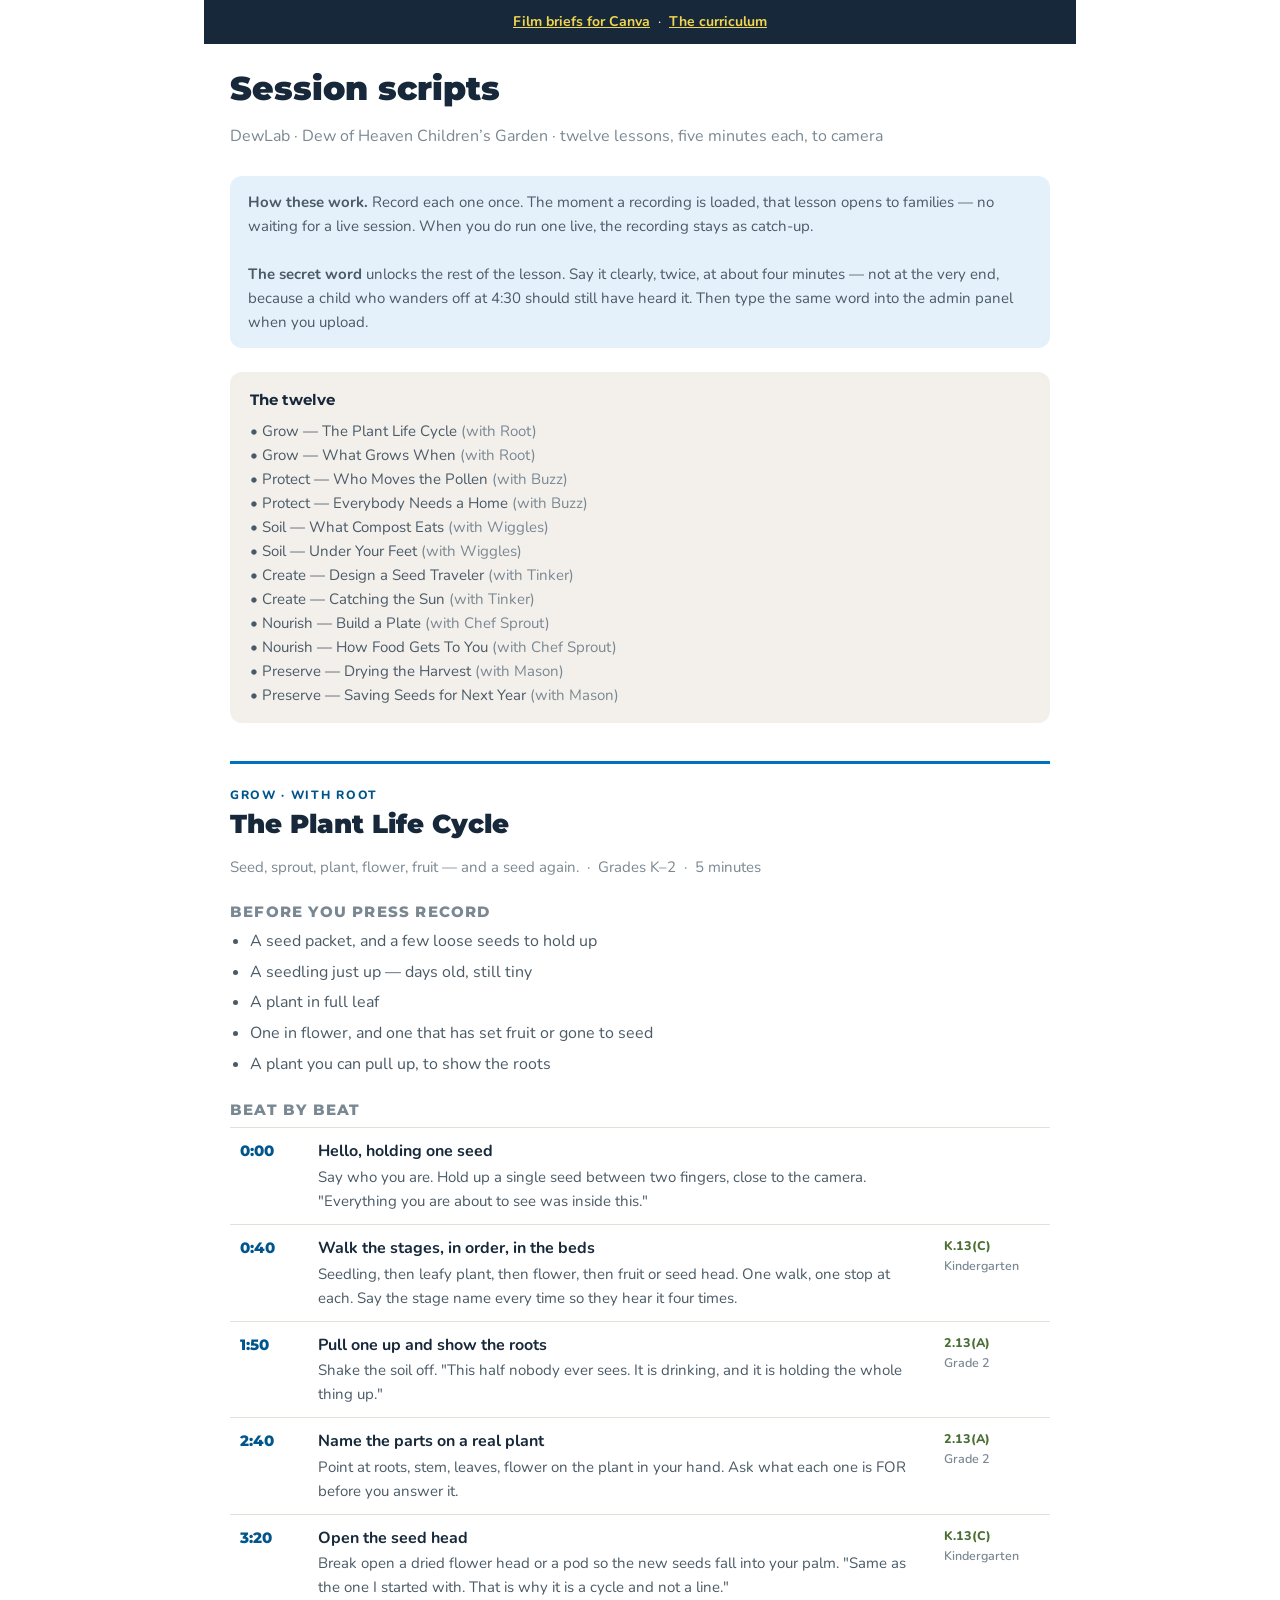
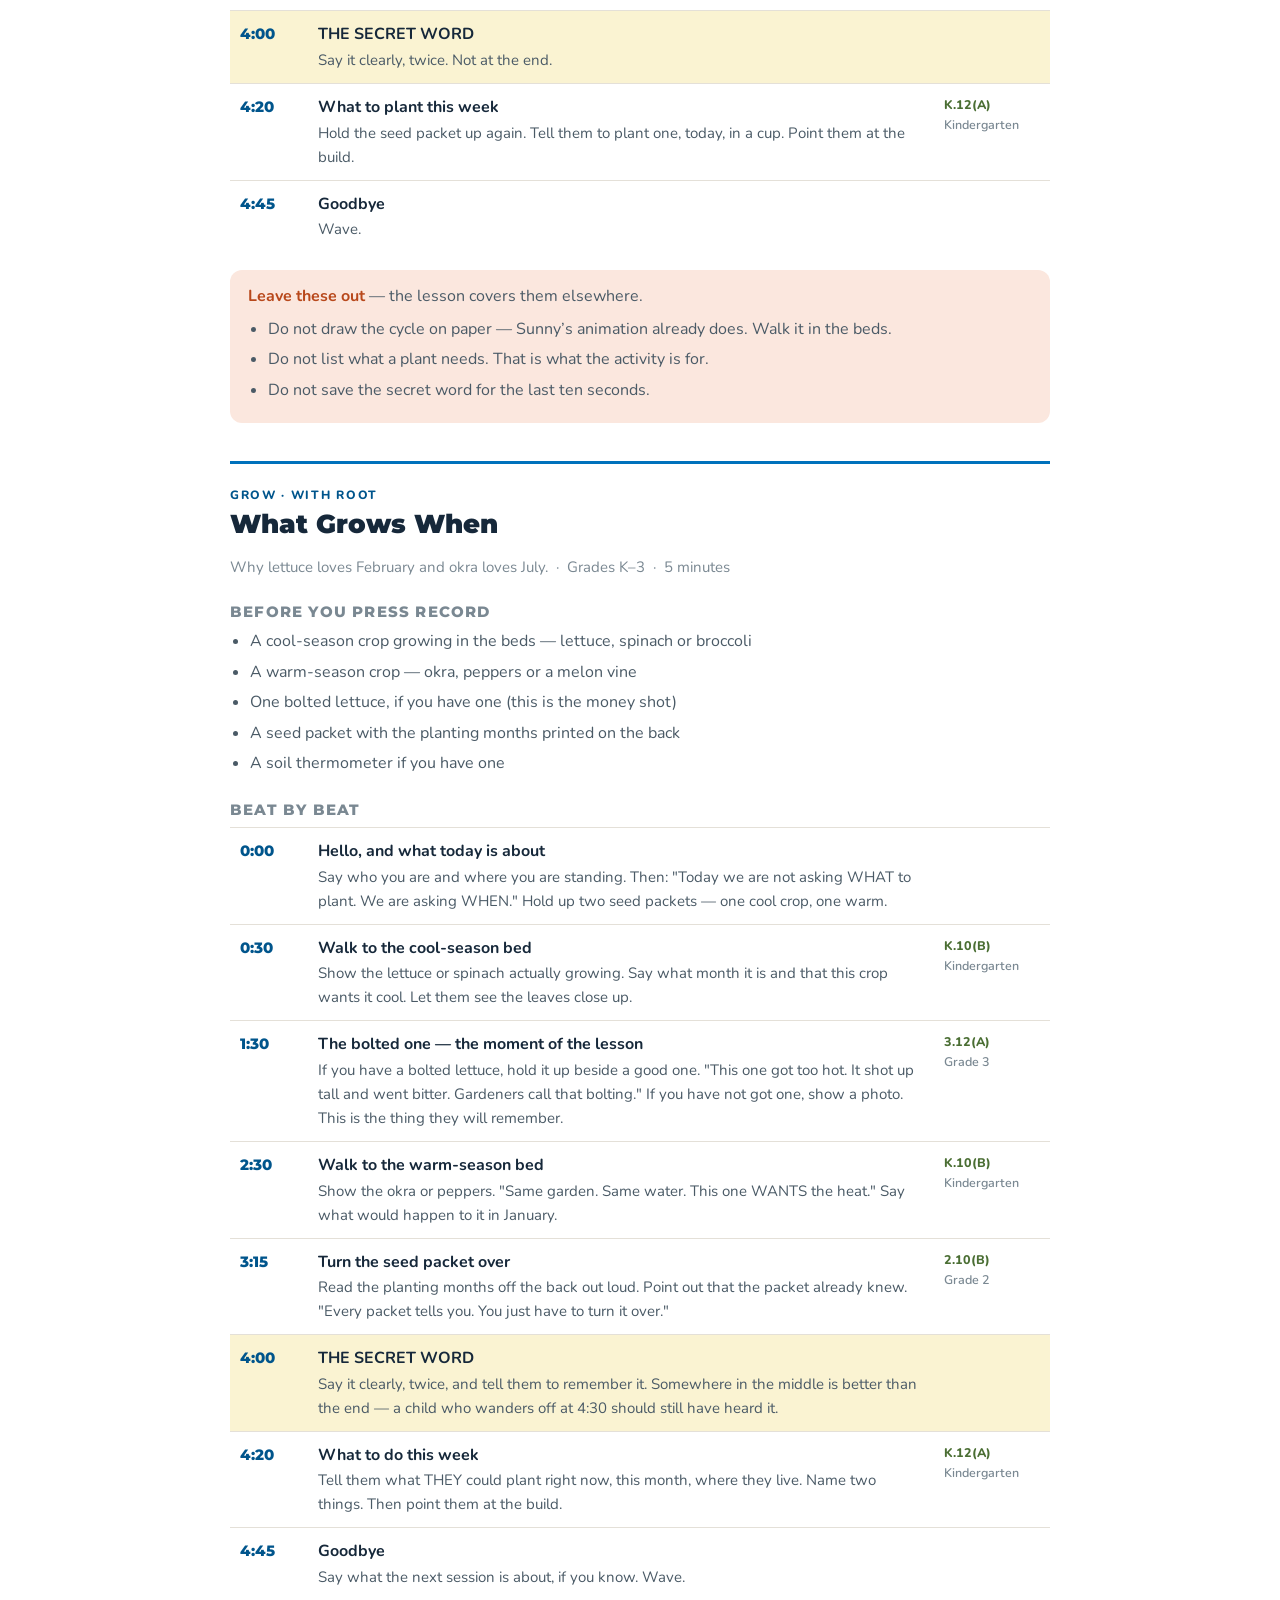
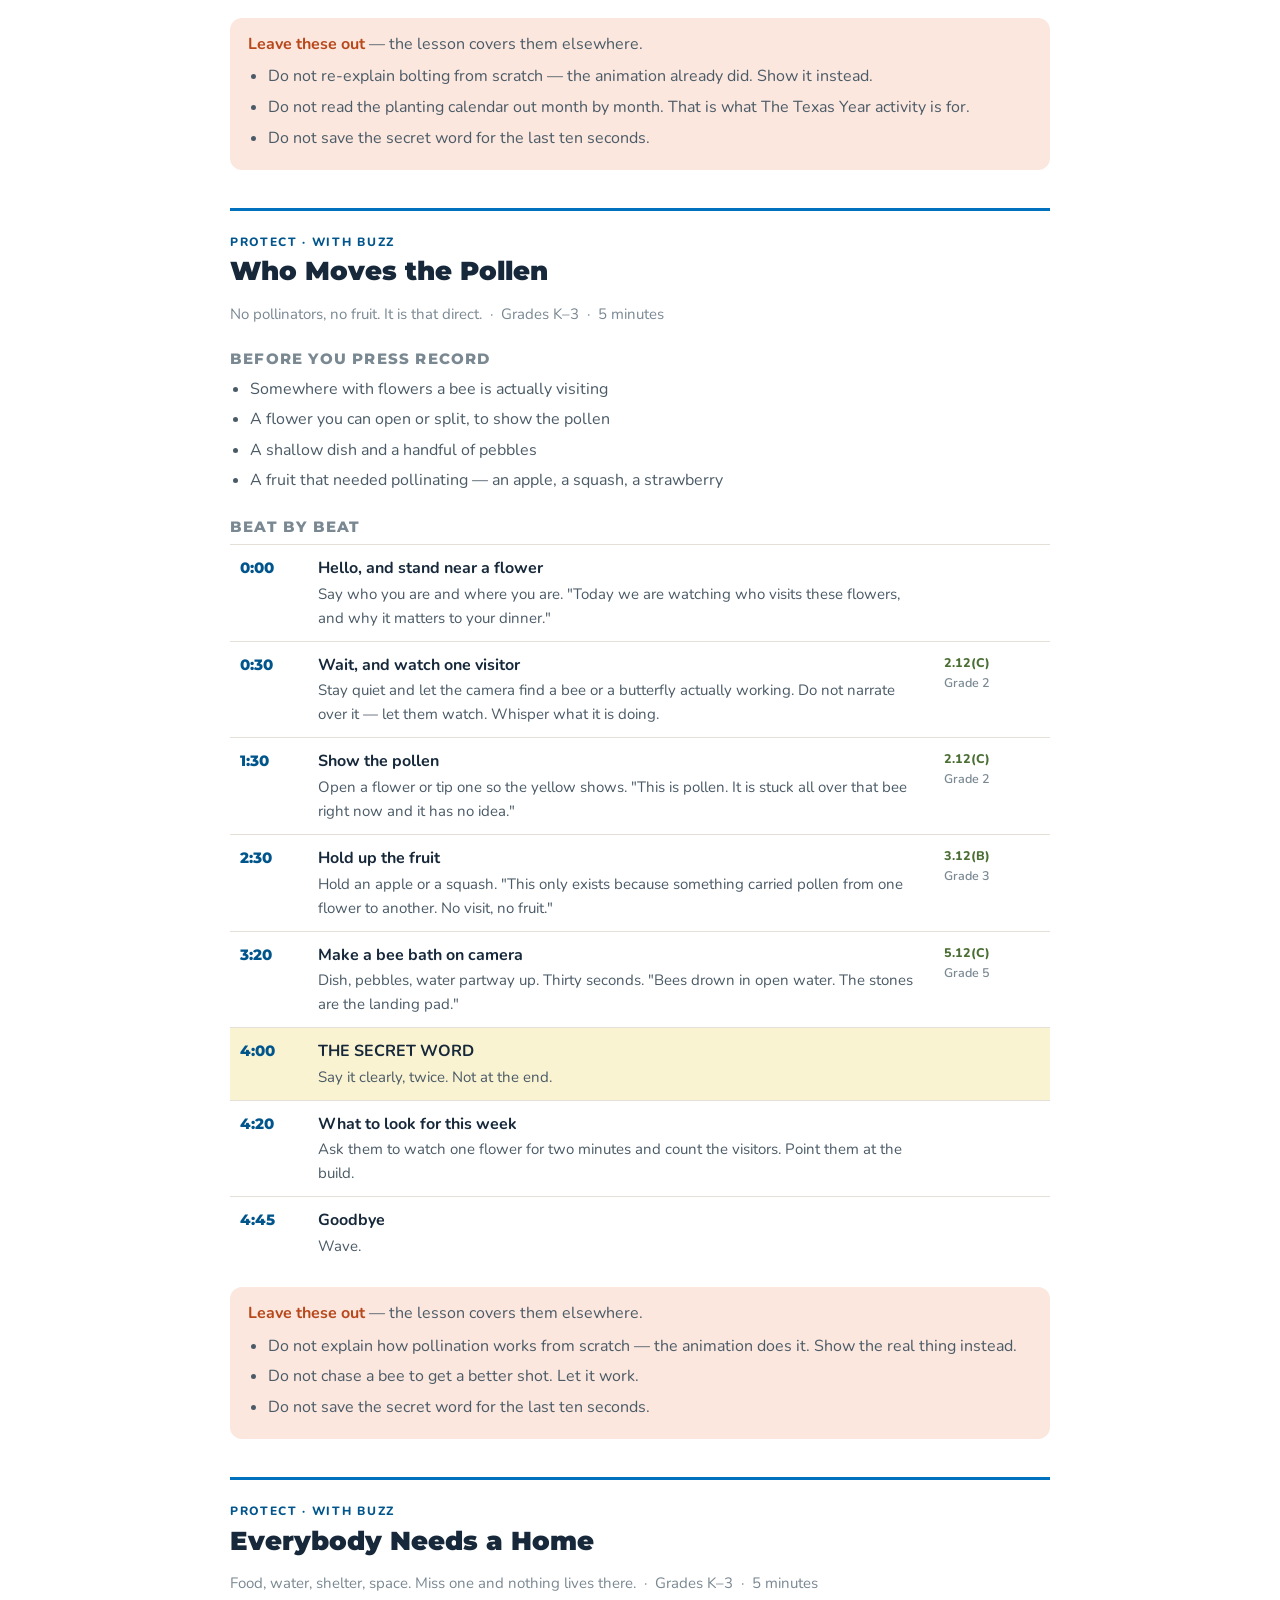
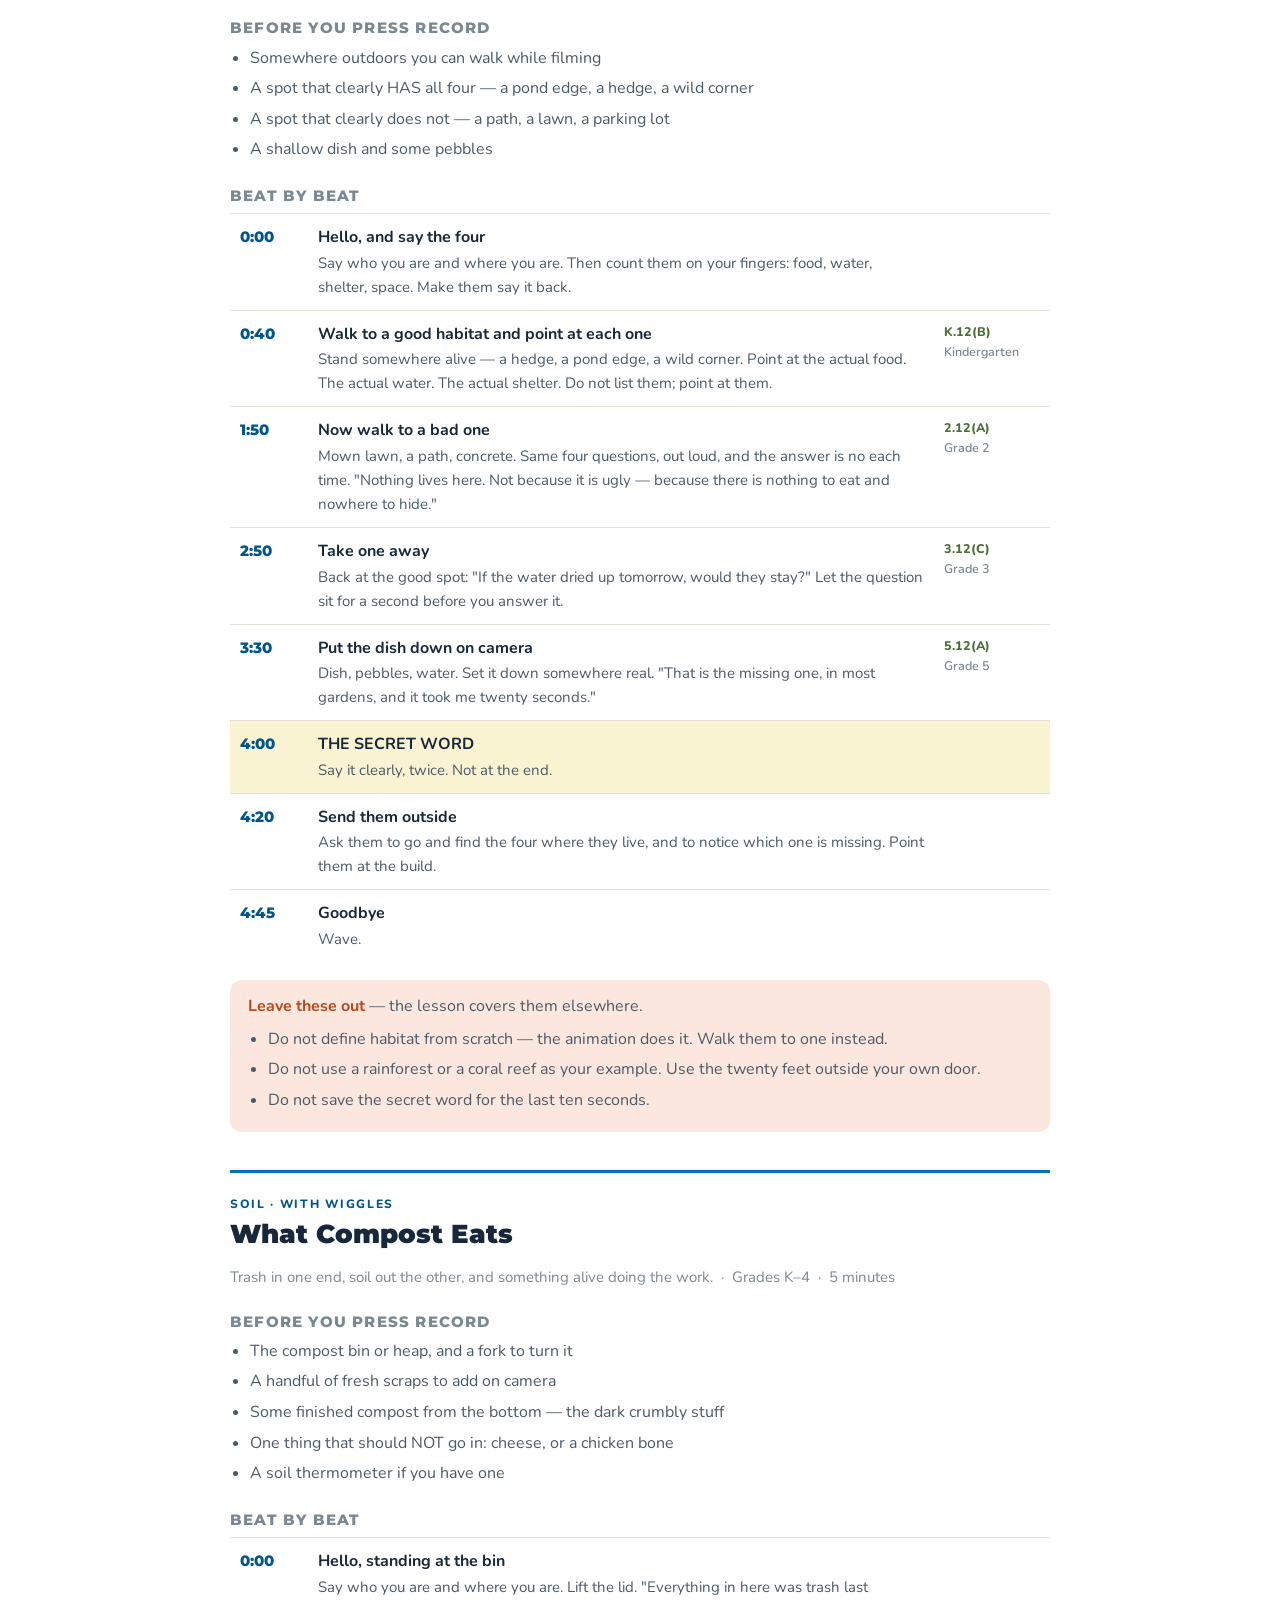
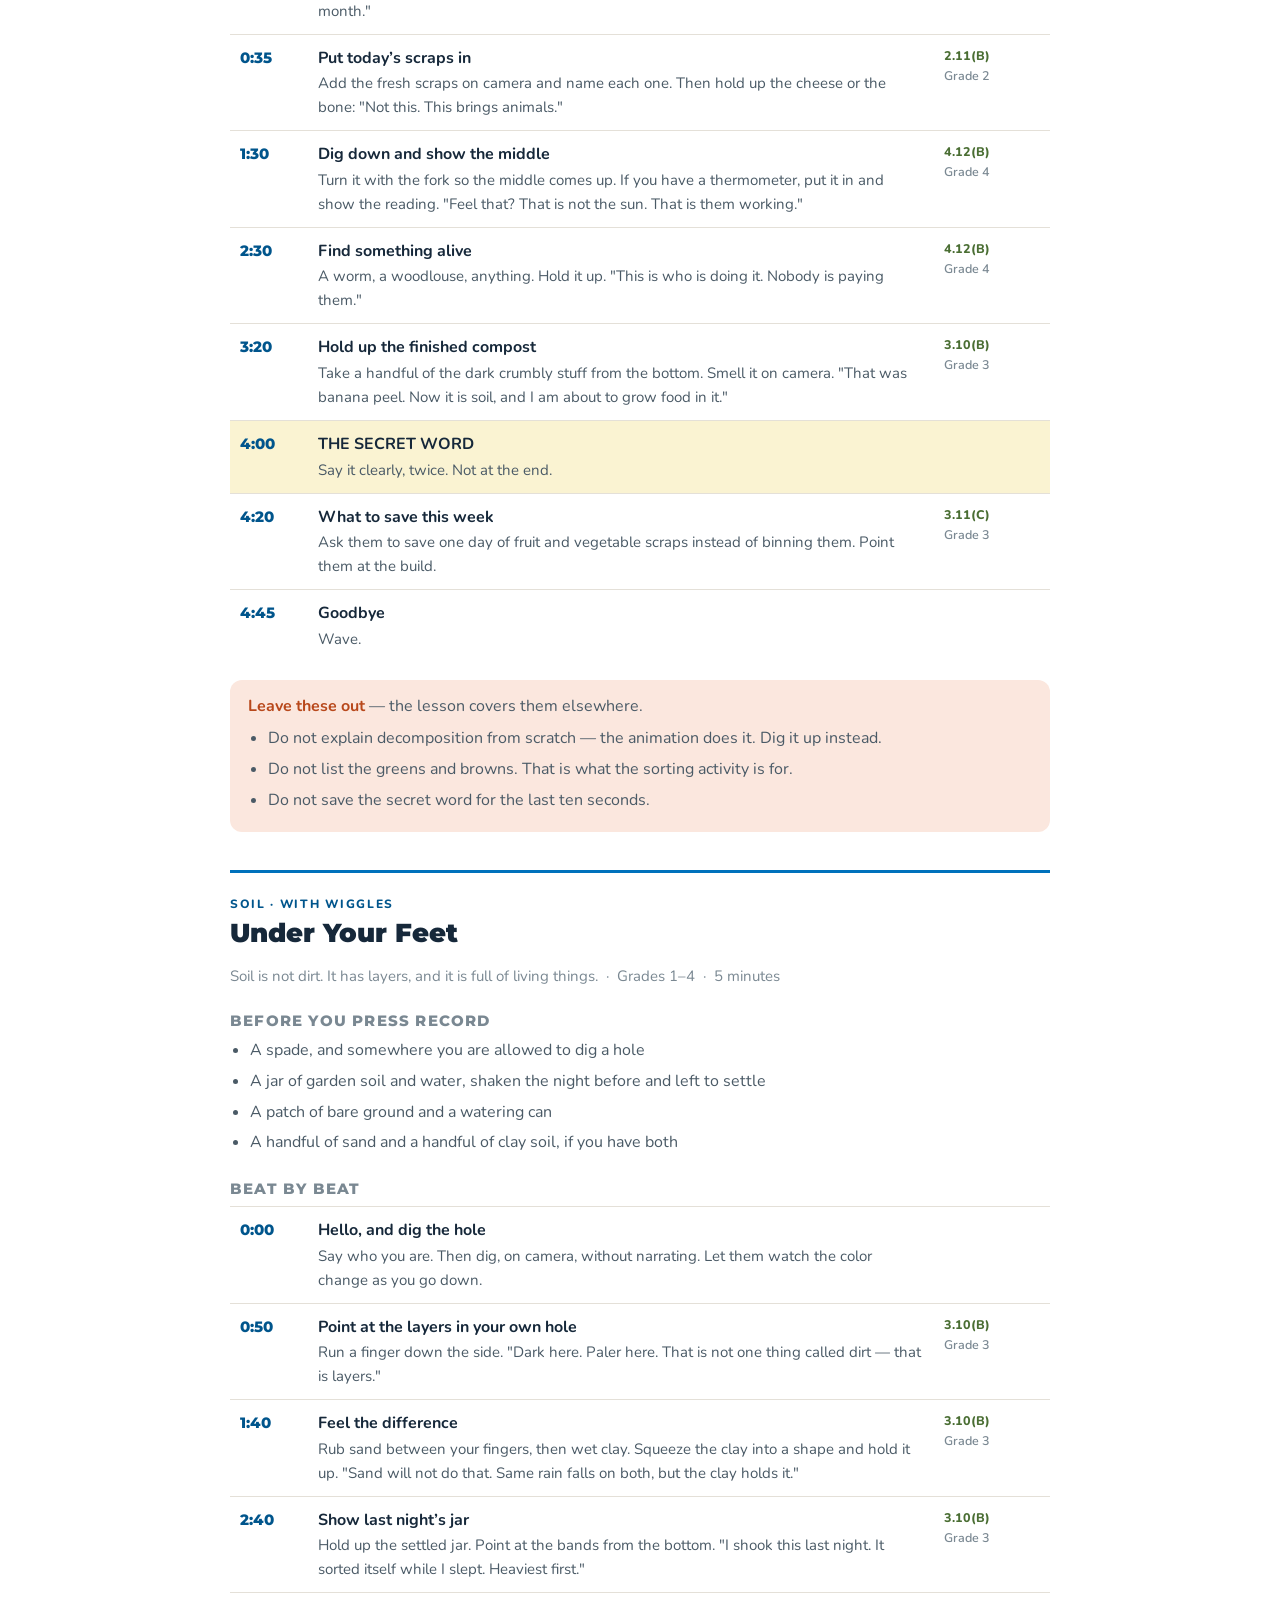
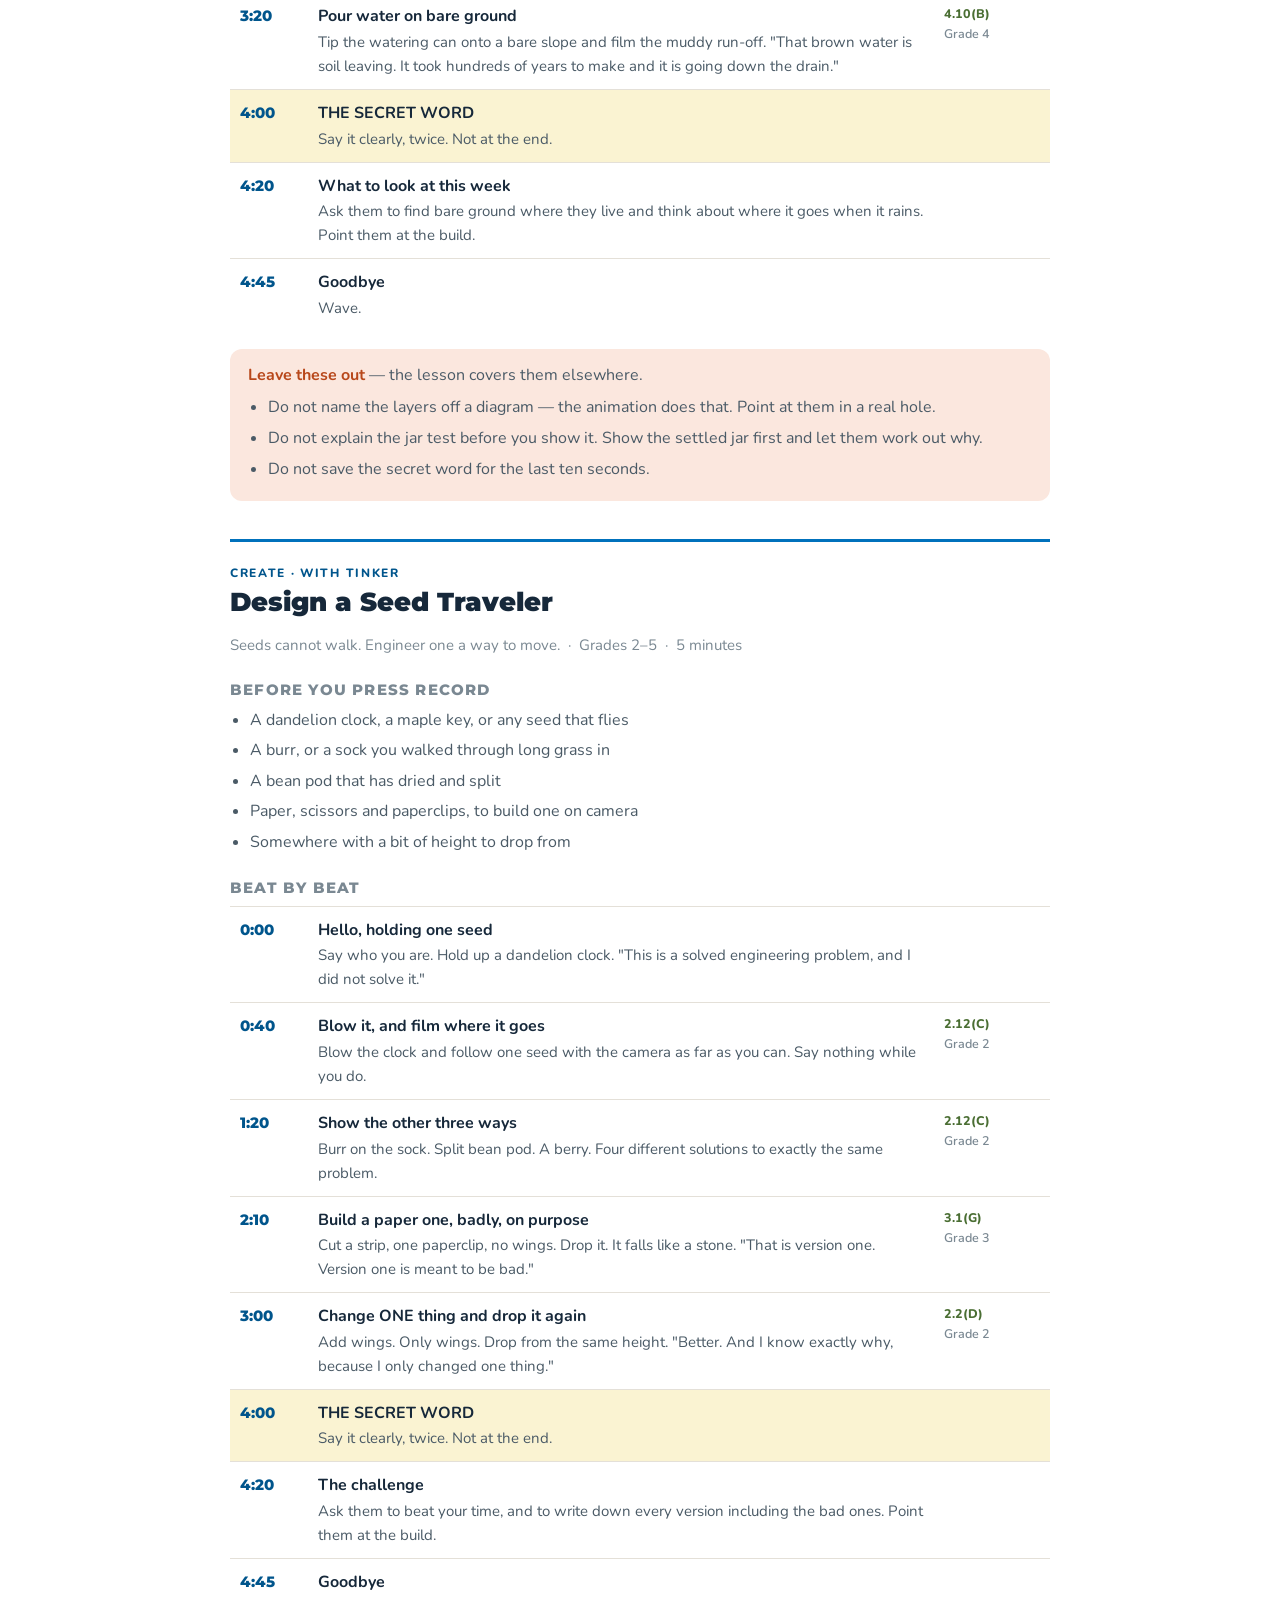
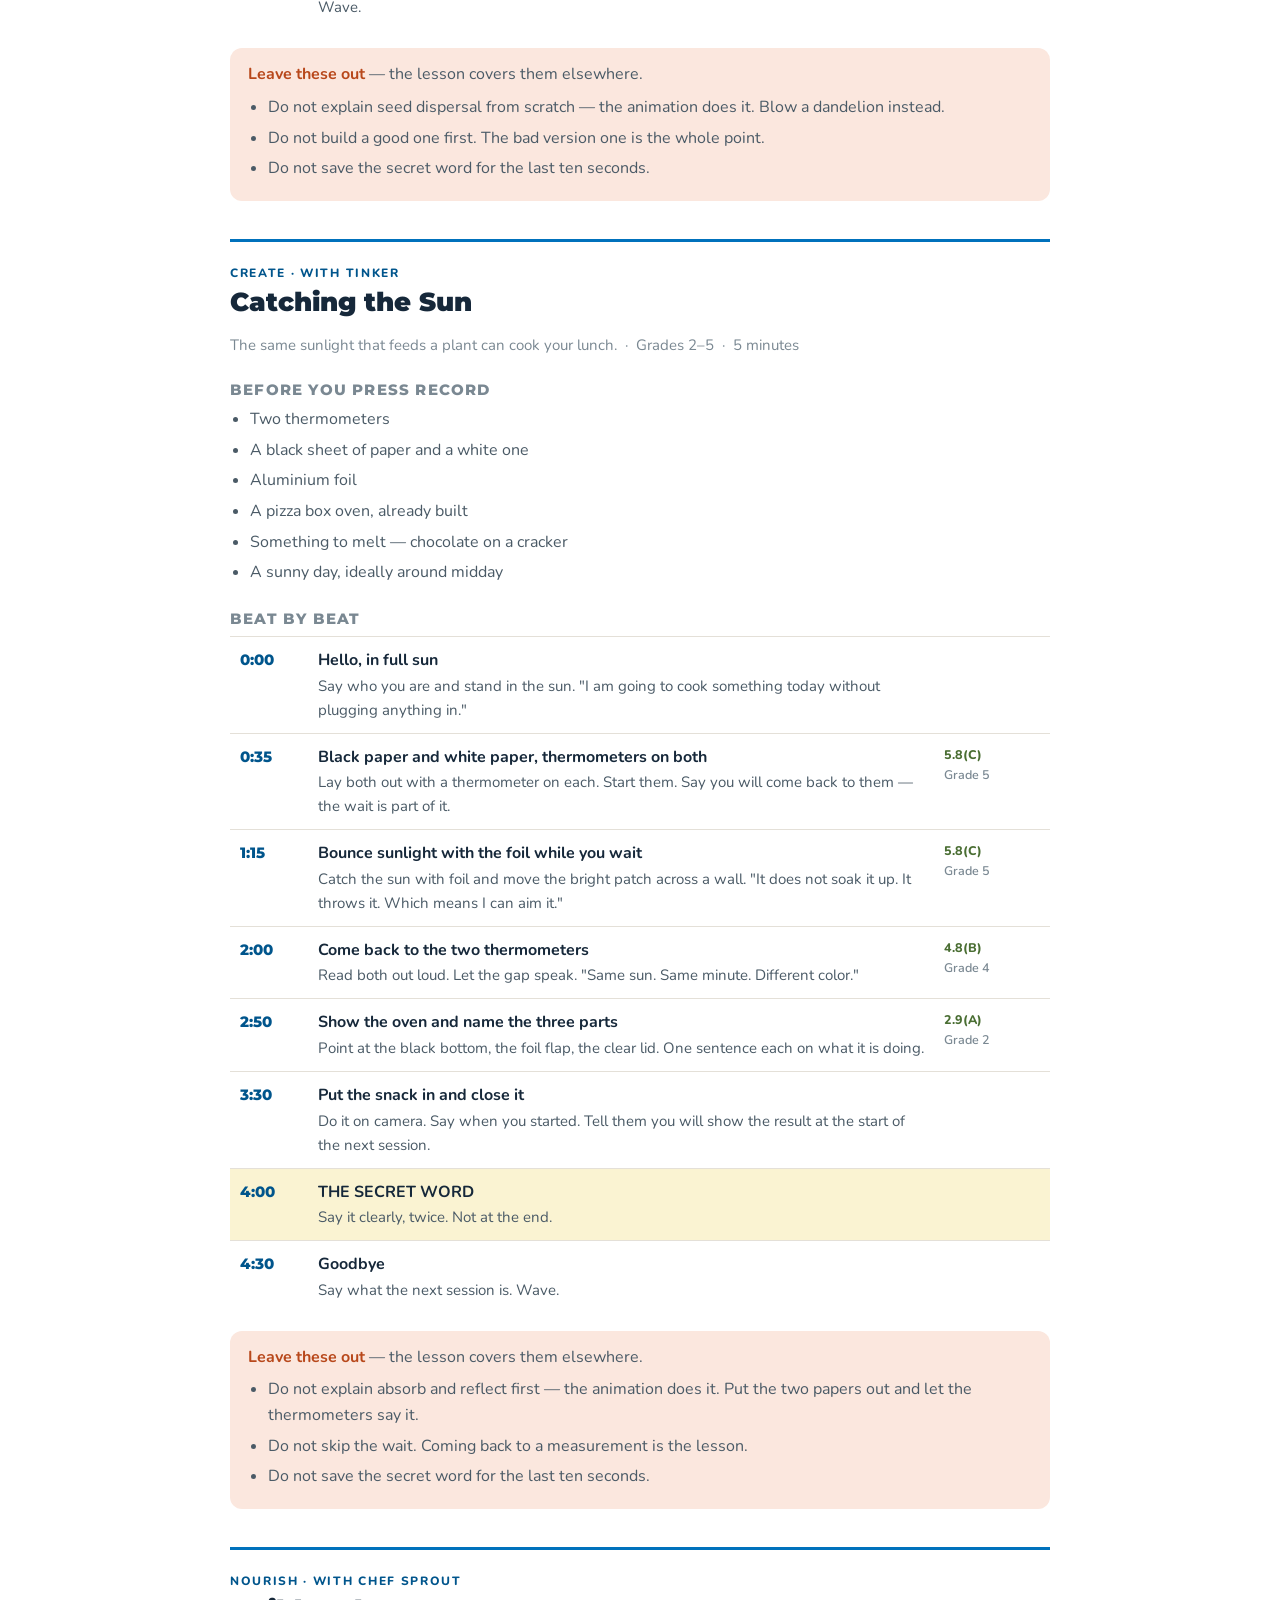
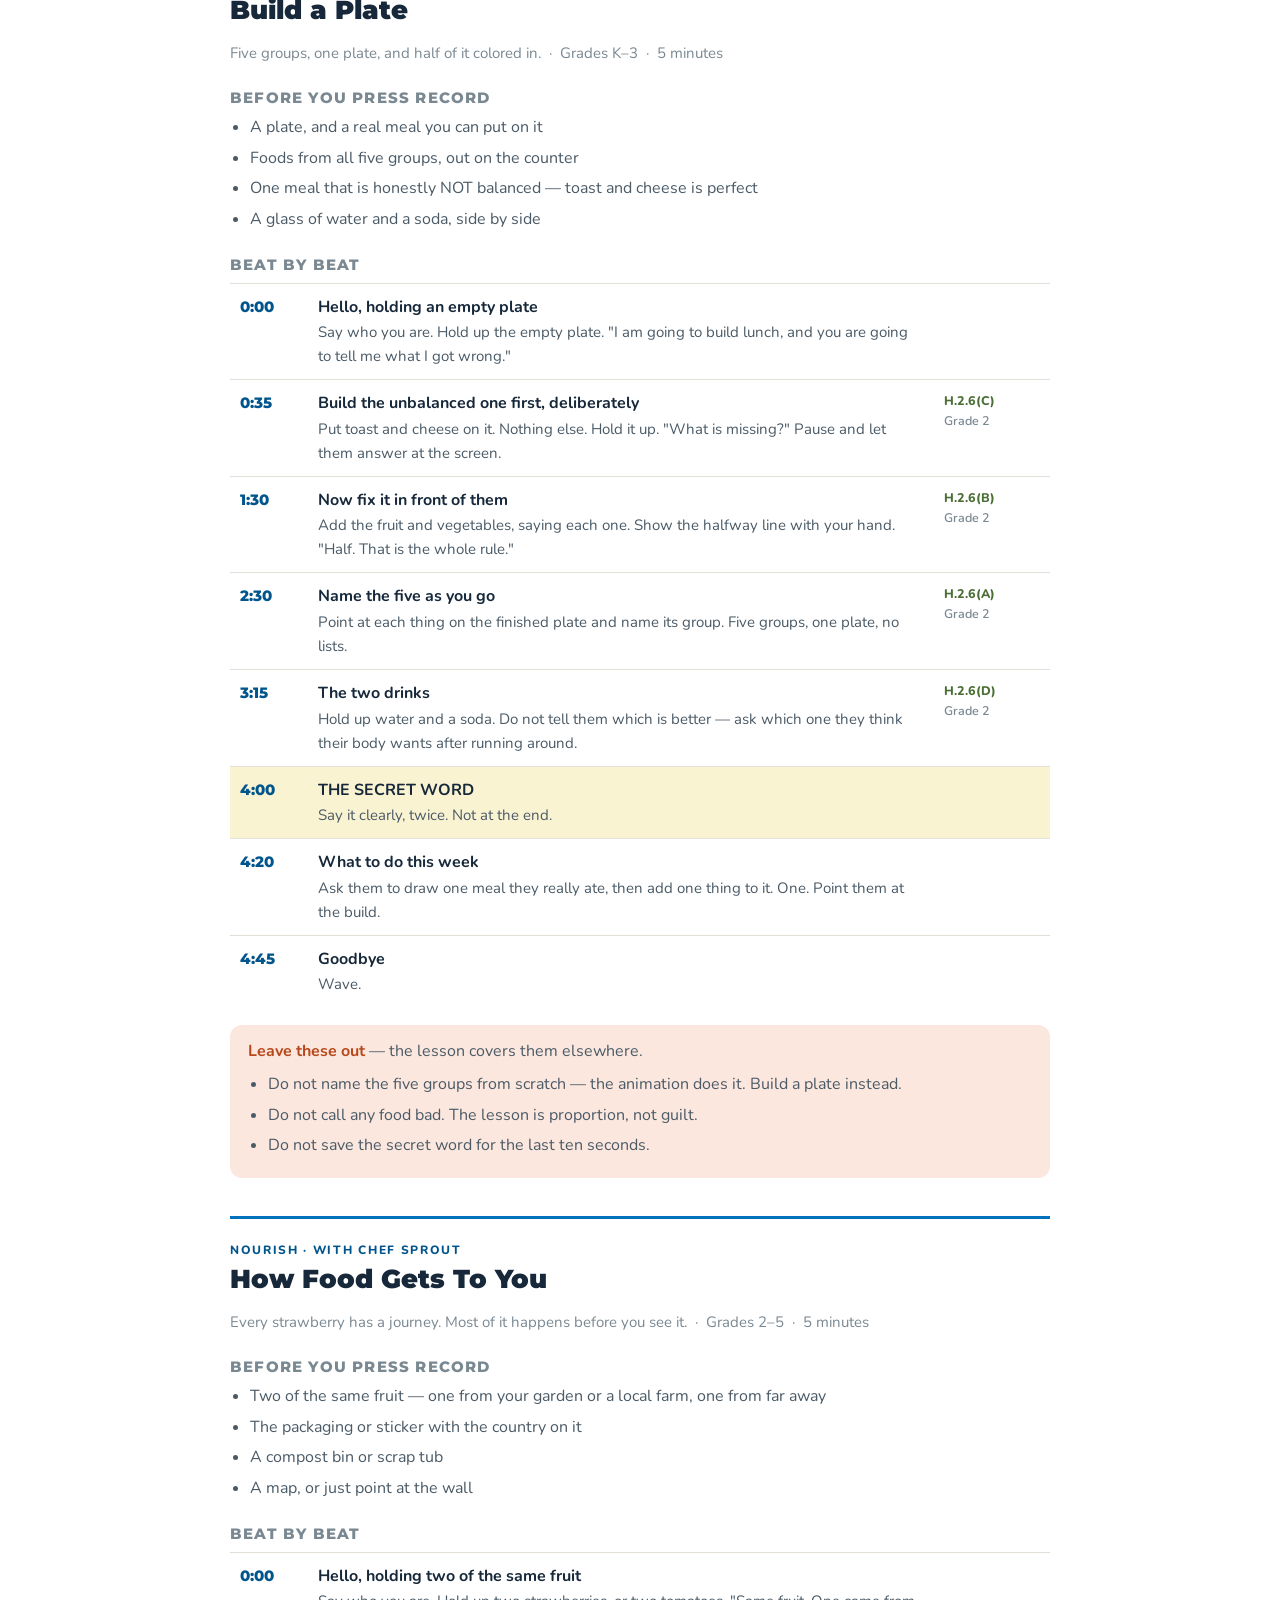
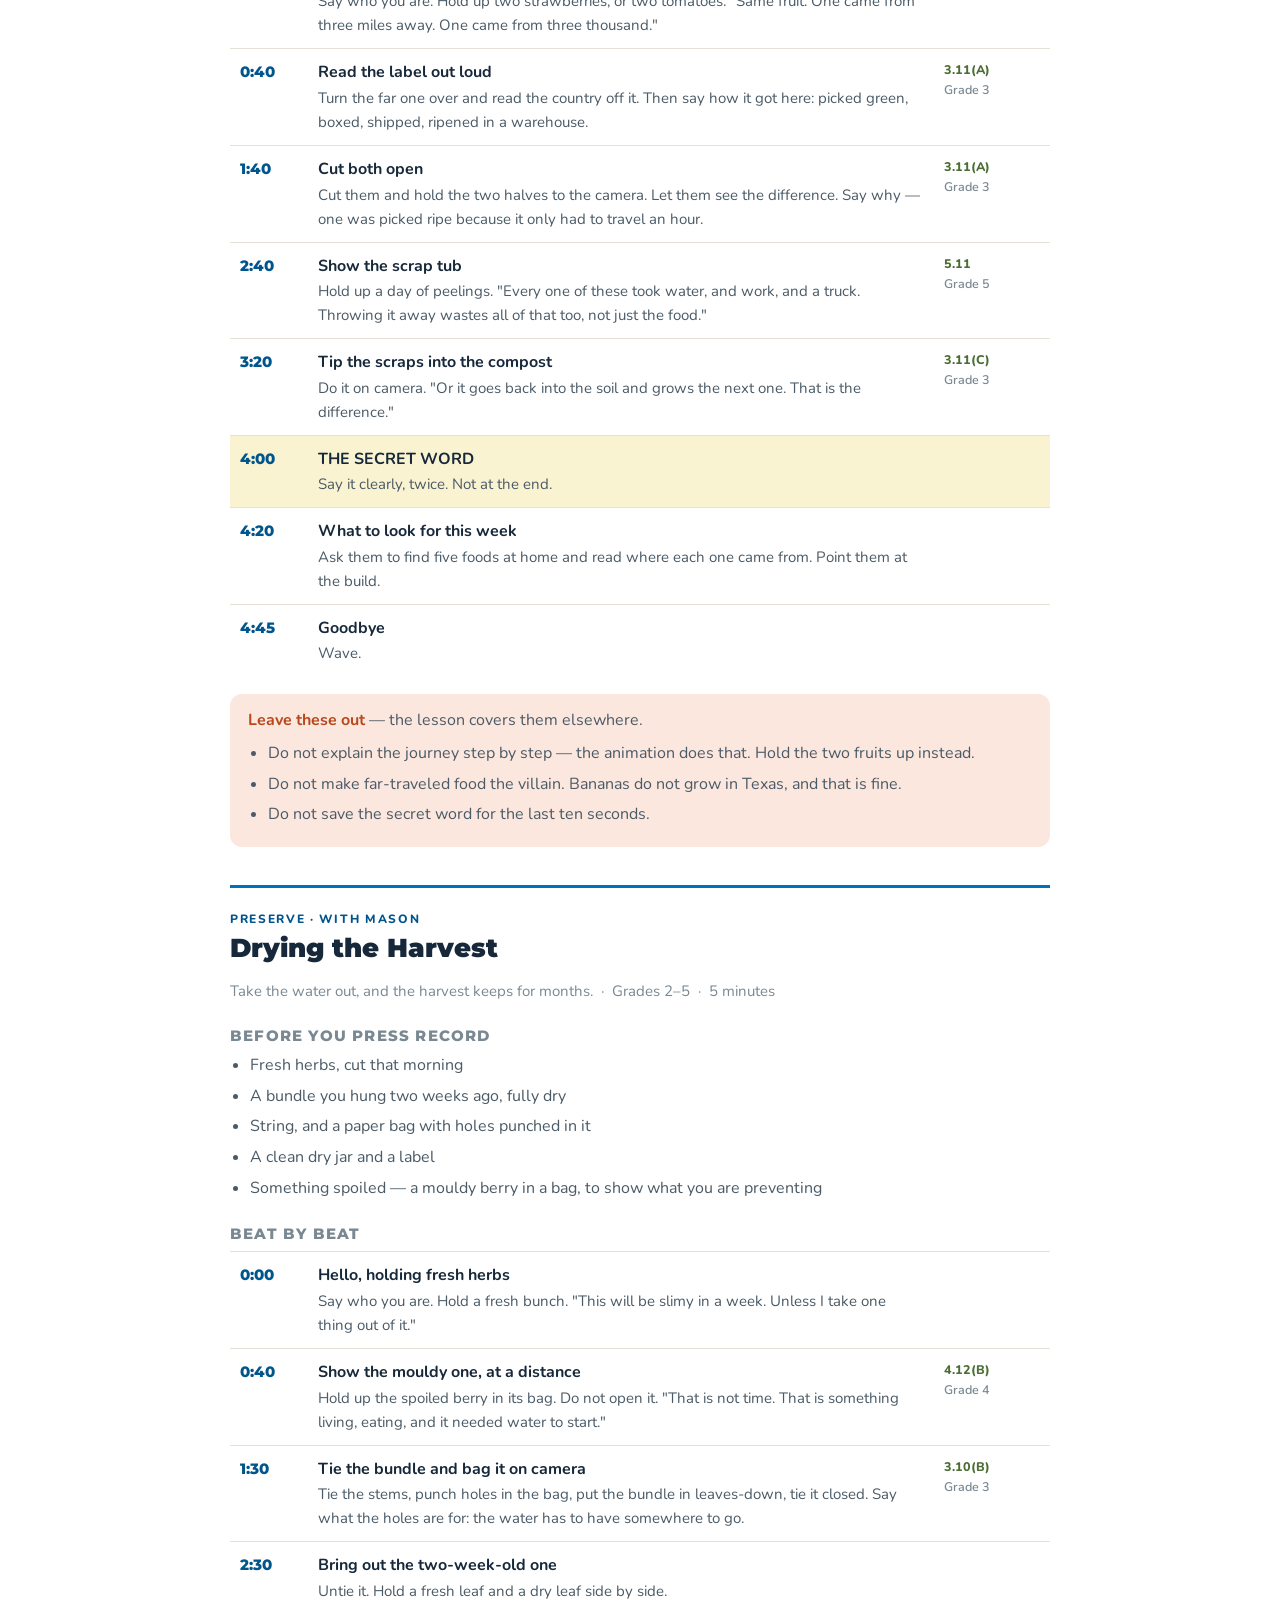
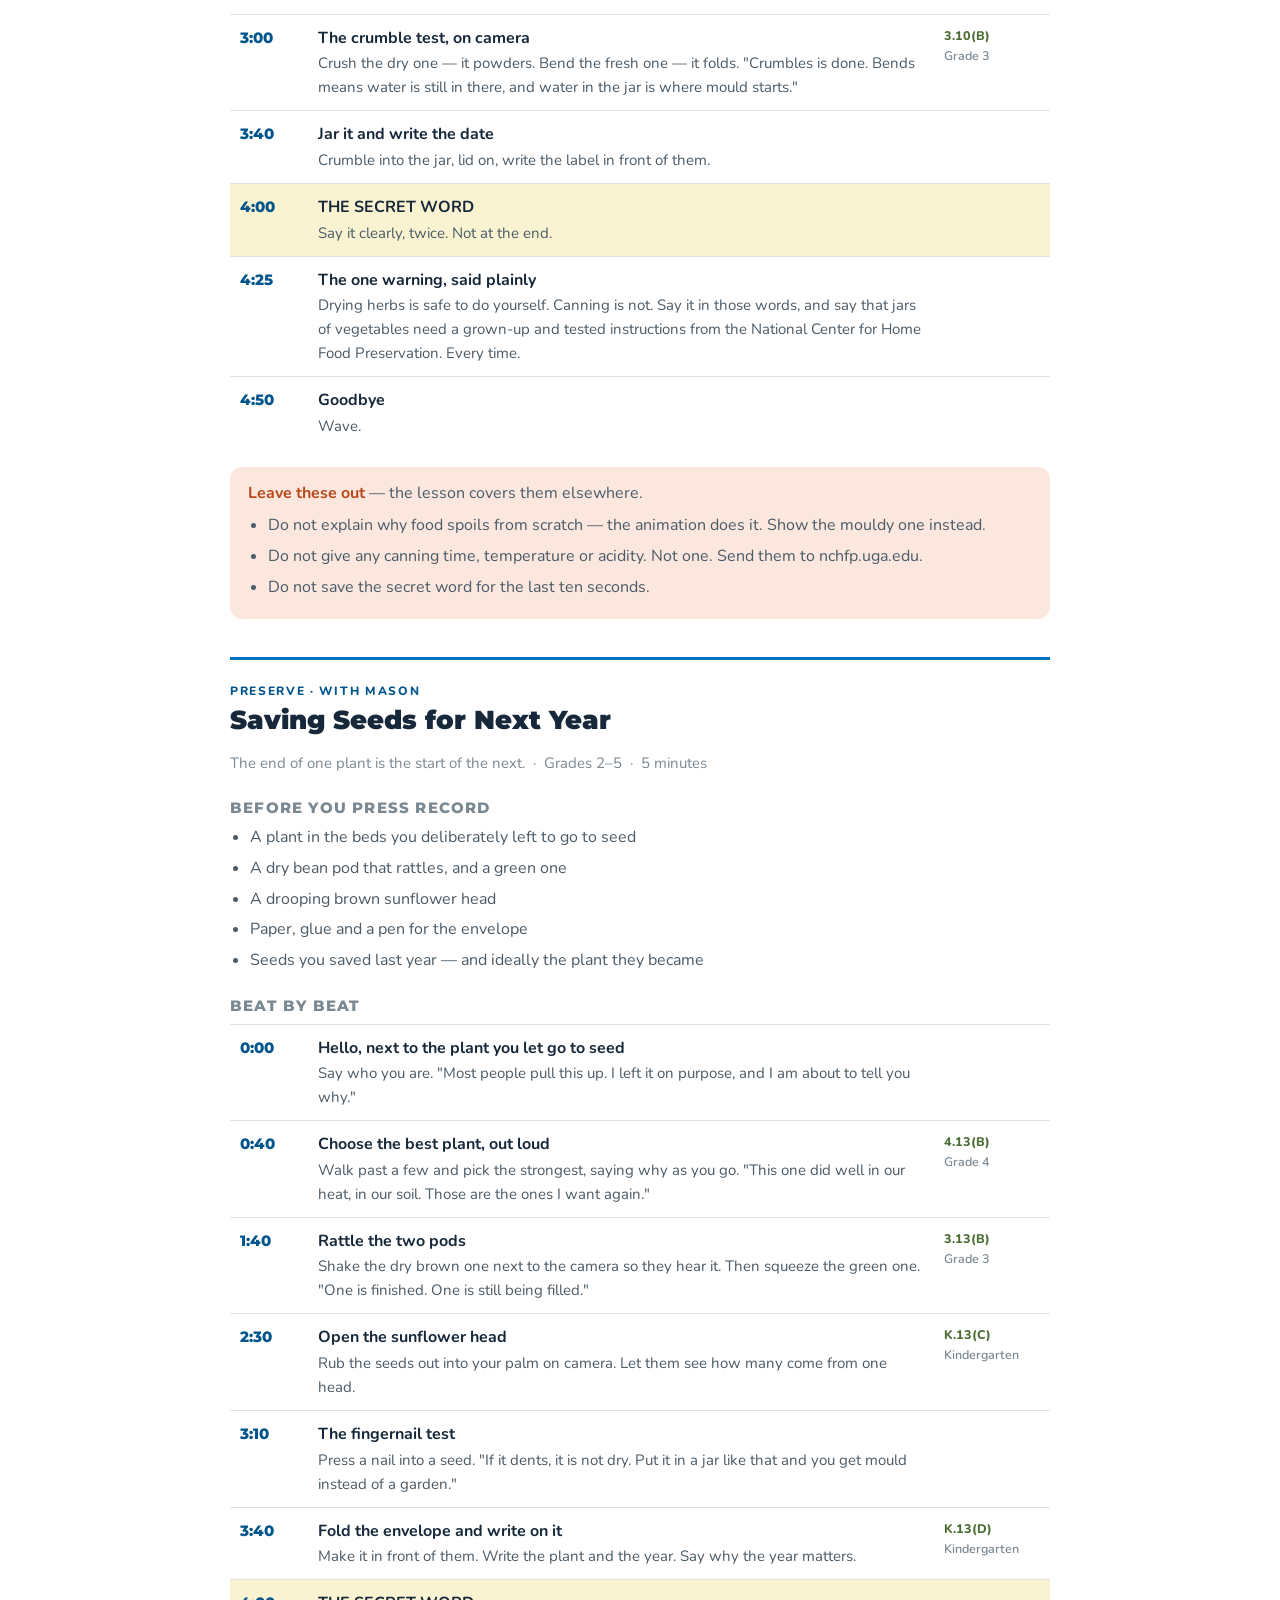
<file: dewlab/scripts/sessions.html>
<!doctype html><meta charset="utf-8">
<meta name="robots" content="noindex"><title>DewLab — Session Scripts for Ms. Nia</title>
<link href="https://fonts.googleapis.com/css2?family=Montserrat:wght@700;800;900&family=Nunito:wght@400;600;700;800&display=swap" rel="stylesheet">
<style>body{font-family:Nunito,sans-serif;color:#4A5A66;max-width:820px;margin:0 auto;padding:34px 26px 60px;line-height:1.6;font-size:16px}h1,h2,h3{font-family:Montserrat,sans-serif;color:#16283A;line-height:1.15;margin:0}h1{font-size:33px;font-weight:900;margin-bottom:8px}.sub{color:#7A8892;margin-bottom:26px}.lesson{border-top:3px solid #0071BC;padding-top:22px;margin-top:38px;break-before:page}.lesson:first-of-type{break-before:auto}.world{font-size:12px;font-weight:800;letter-spacing:.14em;text-transform:uppercase;color:#00558C;margin-bottom:5px}h2{font-size:26px;font-weight:900;margin-bottom:4px}.tag{color:#7A8892;font-size:15px;margin-bottom:18px}h3{font-size:15px;letter-spacing:.08em;text-transform:uppercase;color:#7A8892;margin:24px 0 9px;font-weight:800}ul{margin:0;padding-left:20px}li{margin-bottom:5px}table{width:100%;border-collapse:collapse;font-size:15px}td{padding:11px 10px;border-top:1px solid #E4E0D8;vertical-align:top}td.t{font-family:Montserrat;font-weight:800;color:#00558C;width:58px;white-space:nowrap}td.k{width:96px;font-size:12.5px;font-weight:800;color:#4A6E33;white-space:nowrap}b.beat{color:#16283A;font-size:16px}tr.word td{background:#FAF3D2}.dont{background:#FBE7DE;border-radius:12px;padding:14px 18px;margin-top:18px}.dont b{color:#B8481B}.note{background:#E4F1FA;border-radius:12px;padding:14px 18px;font-size:15px;margin-bottom:24px}.toc{background:#F3F0EC;border-radius:12px;padding:16px 20px;margin-bottom:30px;font-size:15px}.toc b{display:block;margin-bottom:7px;color:#16283A;font-family:Montserrat}@media print{body{padding:0}}</style>
<div style="background:#16283A;color:#fff;padding:11px 20px;text-align:center;font-family:Nunito,sans-serif;font-size:14px;margin:-34px -26px 26px"><a href="films.html" style="color:#F2D64F;font-weight:700">Film briefs for Canva</a> &nbsp;·&nbsp; <a href="../curriculum/" style="color:#F2D64F;font-weight:700">The curriculum</a></div><h1>Session scripts</h1><p class="sub">DewLab &middot; Dew of Heaven Children’s Garden &middot; twelve lessons, five minutes each, to camera</p>
<div class="note"><b>How these work.</b> Record each one once. The moment a recording is loaded, that lesson opens to families &mdash; no waiting for a live session. When you do run one live, the recording stays as catch-up.<br><br><b>The secret word</b> unlocks the rest of the lesson. Say it clearly, twice, at about four minutes &mdash; not at the very end, because a child who wanders off at 4:30 should still have heard it. Then type the same word into the admin panel when you upload.</div>
<div class="toc"><b>The twelve</b>
&bull; Grow &mdash; The Plant Life Cycle <span style="color:#7A8892">(with Root)</span><br>
&bull; Grow &mdash; What Grows When <span style="color:#7A8892">(with Root)</span><br>
&bull; Protect &mdash; Who Moves the Pollen <span style="color:#7A8892">(with Buzz)</span><br>
&bull; Protect &mdash; Everybody Needs a Home <span style="color:#7A8892">(with Buzz)</span><br>
&bull; Soil &mdash; What Compost Eats <span style="color:#7A8892">(with Wiggles)</span><br>
&bull; Soil &mdash; Under Your Feet <span style="color:#7A8892">(with Wiggles)</span><br>
&bull; Create &mdash; Design a Seed Traveler <span style="color:#7A8892">(with Tinker)</span><br>
&bull; Create &mdash; Catching the Sun <span style="color:#7A8892">(with Tinker)</span><br>
&bull; Nourish &mdash; Build a Plate <span style="color:#7A8892">(with Chef Sprout)</span><br>
&bull; Nourish &mdash; How Food Gets To You <span style="color:#7A8892">(with Chef Sprout)</span><br>
&bull; Preserve &mdash; Drying the Harvest <span style="color:#7A8892">(with Mason)</span><br>
&bull; Preserve &mdash; Saving Seeds for Next Year <span style="color:#7A8892">(with Mason)</span><br>
</div>
<div class="lesson"><div class="world">Grow &middot; with Root</div>
<h2>The Plant Life Cycle</h2>
<p class="tag">Seed, sprout, plant, flower, fruit — and a seed again. &nbsp;·&nbsp; Grades K–2 &nbsp;·&nbsp; 5 minutes</p>
<h3>Before you press record</h3><ul><li>A seed packet, and a few loose seeds to hold up</li><li>A seedling just up — days old, still tiny</li><li>A plant in full leaf</li><li>One in flower, and one that has set fruit or gone to seed</li><li>A plant you can pull up, to show the roots</li></ul>
<h3>Beat by beat</h3><table>
<tr><td class="t">0:00</td><td><b class="beat">Hello, holding one seed</b><br>Say who you are. Hold up a single seed between two fingers, close to the camera. "Everything you are about to see was inside this."</td><td class="k"></td></tr>
<tr><td class="t">0:40</td><td><b class="beat">Walk the stages, in order, in the beds</b><br>Seedling, then leafy plant, then flower, then fruit or seed head. One walk, one stop at each. Say the stage name every time so they hear it four times.</td><td class="k">K.13(C)<br><span style="color:#7A8892;font-weight:600">Kindergarten</span></td></tr>
<tr><td class="t">1:50</td><td><b class="beat">Pull one up and show the roots</b><br>Shake the soil off. "This half nobody ever sees. It is drinking, and it is holding the whole thing up."</td><td class="k">2.13(A)<br><span style="color:#7A8892;font-weight:600">Grade 2</span></td></tr>
<tr><td class="t">2:40</td><td><b class="beat">Name the parts on a real plant</b><br>Point at roots, stem, leaves, flower on the plant in your hand. Ask what each one is FOR before you answer it.</td><td class="k">2.13(A)<br><span style="color:#7A8892;font-weight:600">Grade 2</span></td></tr>
<tr><td class="t">3:20</td><td><b class="beat">Open the seed head</b><br>Break open a dried flower head or a pod so the new seeds fall into your palm. "Same as the one I started with. That is why it is a cycle and not a line."</td><td class="k">K.13(C)<br><span style="color:#7A8892;font-weight:600">Kindergarten</span></td></tr>
<tr class="word"><td class="t">4:00</td><td><b class="beat">THE SECRET WORD</b><br>Say it clearly, twice. Not at the end.</td><td class="k"></td></tr>
<tr><td class="t">4:20</td><td><b class="beat">What to plant this week</b><br>Hold the seed packet up again. Tell them to plant one, today, in a cup. Point them at the build.</td><td class="k">K.12(A)<br><span style="color:#7A8892;font-weight:600">Kindergarten</span></td></tr>
<tr><td class="t">4:45</td><td><b class="beat">Goodbye</b><br>Wave.</td><td class="k"></td></tr>
</table>
<div class="dont"><b>Leave these out</b> &mdash; the lesson covers them elsewhere.<ul style="margin-top:7px"><li>Do not draw the cycle on paper — Sunny’s animation already does. Walk it in the beds.</li><li>Do not list what a plant needs. That is what the activity is for.</li><li>Do not save the secret word for the last ten seconds.</li></ul></div>
</div>
<div class="lesson"><div class="world">Grow &middot; with Root</div>
<h2>What Grows When</h2>
<p class="tag">Why lettuce loves February and okra loves July. &nbsp;·&nbsp; Grades K–3 &nbsp;·&nbsp; 5 minutes</p>
<h3>Before you press record</h3><ul><li>A cool-season crop growing in the beds — lettuce, spinach or broccoli</li><li>A warm-season crop — okra, peppers or a melon vine</li><li>One bolted lettuce, if you have one (this is the money shot)</li><li>A seed packet with the planting months printed on the back</li><li>A soil thermometer if you have one</li></ul>
<h3>Beat by beat</h3><table>
<tr><td class="t">0:00</td><td><b class="beat">Hello, and what today is about</b><br>Say who you are and where you are standing. Then: "Today we are not asking WHAT to plant. We are asking WHEN." Hold up two seed packets — one cool crop, one warm.</td><td class="k"></td></tr>
<tr><td class="t">0:30</td><td><b class="beat">Walk to the cool-season bed</b><br>Show the lettuce or spinach actually growing. Say what month it is and that this crop wants it cool. Let them see the leaves close up.</td><td class="k">K.10(B)<br><span style="color:#7A8892;font-weight:600">Kindergarten</span></td></tr>
<tr><td class="t">1:30</td><td><b class="beat">The bolted one — the moment of the lesson</b><br>If you have a bolted lettuce, hold it up beside a good one. "This one got too hot. It shot up tall and went bitter. Gardeners call that bolting." If you have not got one, show a photo. This is the thing they will remember.</td><td class="k">3.12(A)<br><span style="color:#7A8892;font-weight:600">Grade 3</span></td></tr>
<tr><td class="t">2:30</td><td><b class="beat">Walk to the warm-season bed</b><br>Show the okra or peppers. "Same garden. Same water. This one WANTS the heat." Say what would happen to it in January.</td><td class="k">K.10(B)<br><span style="color:#7A8892;font-weight:600">Kindergarten</span></td></tr>
<tr><td class="t">3:15</td><td><b class="beat">Turn the seed packet over</b><br>Read the planting months off the back out loud. Point out that the packet already knew. "Every packet tells you. You just have to turn it over."</td><td class="k">2.10(B)<br><span style="color:#7A8892;font-weight:600">Grade 2</span></td></tr>
<tr class="word"><td class="t">4:00</td><td><b class="beat">THE SECRET WORD</b><br>Say it clearly, twice, and tell them to remember it. Somewhere in the middle is better than the end — a child who wanders off at 4:30 should still have heard it.</td><td class="k"></td></tr>
<tr><td class="t">4:20</td><td><b class="beat">What to do this week</b><br>Tell them what THEY could plant right now, this month, where they live. Name two things. Then point them at the build.</td><td class="k">K.12(A)<br><span style="color:#7A8892;font-weight:600">Kindergarten</span></td></tr>
<tr><td class="t">4:45</td><td><b class="beat">Goodbye</b><br>Say what the next session is about, if you know. Wave.</td><td class="k"></td></tr>
</table>
<div class="dont"><b>Leave these out</b> &mdash; the lesson covers them elsewhere.<ul style="margin-top:7px"><li>Do not re-explain bolting from scratch — the animation already did. Show it instead.</li><li>Do not read the planting calendar out month by month. That is what The Texas Year activity is for.</li><li>Do not save the secret word for the last ten seconds.</li></ul></div>
</div>
<div class="lesson"><div class="world">Protect &middot; with Buzz</div>
<h2>Who Moves the Pollen</h2>
<p class="tag">No pollinators, no fruit. It is that direct. &nbsp;·&nbsp; Grades K–3 &nbsp;·&nbsp; 5 minutes</p>
<h3>Before you press record</h3><ul><li>Somewhere with flowers a bee is actually visiting</li><li>A flower you can open or split, to show the pollen</li><li>A shallow dish and a handful of pebbles</li><li>A fruit that needed pollinating — an apple, a squash, a strawberry</li></ul>
<h3>Beat by beat</h3><table>
<tr><td class="t">0:00</td><td><b class="beat">Hello, and stand near a flower</b><br>Say who you are and where you are. "Today we are watching who visits these flowers, and why it matters to your dinner."</td><td class="k"></td></tr>
<tr><td class="t">0:30</td><td><b class="beat">Wait, and watch one visitor</b><br>Stay quiet and let the camera find a bee or a butterfly actually working. Do not narrate over it — let them watch. Whisper what it is doing.</td><td class="k">2.12(C)<br><span style="color:#7A8892;font-weight:600">Grade 2</span></td></tr>
<tr><td class="t">1:30</td><td><b class="beat">Show the pollen</b><br>Open a flower or tip one so the yellow shows. "This is pollen. It is stuck all over that bee right now and it has no idea."</td><td class="k">2.12(C)<br><span style="color:#7A8892;font-weight:600">Grade 2</span></td></tr>
<tr><td class="t">2:30</td><td><b class="beat">Hold up the fruit</b><br>Hold an apple or a squash. "This only exists because something carried pollen from one flower to another. No visit, no fruit."</td><td class="k">3.12(B)<br><span style="color:#7A8892;font-weight:600">Grade 3</span></td></tr>
<tr><td class="t">3:20</td><td><b class="beat">Make a bee bath on camera</b><br>Dish, pebbles, water partway up. Thirty seconds. "Bees drown in open water. The stones are the landing pad."</td><td class="k">5.12(C)<br><span style="color:#7A8892;font-weight:600">Grade 5</span></td></tr>
<tr class="word"><td class="t">4:00</td><td><b class="beat">THE SECRET WORD</b><br>Say it clearly, twice. Not at the end.</td><td class="k"></td></tr>
<tr><td class="t">4:20</td><td><b class="beat">What to look for this week</b><br>Ask them to watch one flower for two minutes and count the visitors. Point them at the build.</td><td class="k"></td></tr>
<tr><td class="t">4:45</td><td><b class="beat">Goodbye</b><br>Wave.</td><td class="k"></td></tr>
</table>
<div class="dont"><b>Leave these out</b> &mdash; the lesson covers them elsewhere.<ul style="margin-top:7px"><li>Do not explain how pollination works from scratch — the animation does it. Show the real thing instead.</li><li>Do not chase a bee to get a better shot. Let it work.</li><li>Do not save the secret word for the last ten seconds.</li></ul></div>
</div>
<div class="lesson"><div class="world">Protect &middot; with Buzz</div>
<h2>Everybody Needs a Home</h2>
<p class="tag">Food, water, shelter, space. Miss one and nothing lives there. &nbsp;·&nbsp; Grades K–3 &nbsp;·&nbsp; 5 minutes</p>
<h3>Before you press record</h3><ul><li>Somewhere outdoors you can walk while filming</li><li>A spot that clearly HAS all four — a pond edge, a hedge, a wild corner</li><li>A spot that clearly does not — a path, a lawn, a parking lot</li><li>A shallow dish and some pebbles</li></ul>
<h3>Beat by beat</h3><table>
<tr><td class="t">0:00</td><td><b class="beat">Hello, and say the four</b><br>Say who you are and where you are. Then count them on your fingers: food, water, shelter, space. Make them say it back.</td><td class="k"></td></tr>
<tr><td class="t">0:40</td><td><b class="beat">Walk to a good habitat and point at each one</b><br>Stand somewhere alive — a hedge, a pond edge, a wild corner. Point at the actual food. The actual water. The actual shelter. Do not list them; point at them.</td><td class="k">K.12(B)<br><span style="color:#7A8892;font-weight:600">Kindergarten</span></td></tr>
<tr><td class="t">1:50</td><td><b class="beat">Now walk to a bad one</b><br>Mown lawn, a path, concrete. Same four questions, out loud, and the answer is no each time. "Nothing lives here. Not because it is ugly — because there is nothing to eat and nowhere to hide."</td><td class="k">2.12(A)<br><span style="color:#7A8892;font-weight:600">Grade 2</span></td></tr>
<tr><td class="t">2:50</td><td><b class="beat">Take one away</b><br>Back at the good spot: "If the water dried up tomorrow, would they stay?" Let the question sit for a second before you answer it.</td><td class="k">3.12(C)<br><span style="color:#7A8892;font-weight:600">Grade 3</span></td></tr>
<tr><td class="t">3:30</td><td><b class="beat">Put the dish down on camera</b><br>Dish, pebbles, water. Set it down somewhere real. "That is the missing one, in most gardens, and it took me twenty seconds."</td><td class="k">5.12(A)<br><span style="color:#7A8892;font-weight:600">Grade 5</span></td></tr>
<tr class="word"><td class="t">4:00</td><td><b class="beat">THE SECRET WORD</b><br>Say it clearly, twice. Not at the end.</td><td class="k"></td></tr>
<tr><td class="t">4:20</td><td><b class="beat">Send them outside</b><br>Ask them to go and find the four where they live, and to notice which one is missing. Point them at the build.</td><td class="k"></td></tr>
<tr><td class="t">4:45</td><td><b class="beat">Goodbye</b><br>Wave.</td><td class="k"></td></tr>
</table>
<div class="dont"><b>Leave these out</b> &mdash; the lesson covers them elsewhere.<ul style="margin-top:7px"><li>Do not define habitat from scratch — the animation does it. Walk them to one instead.</li><li>Do not use a rainforest or a coral reef as your example. Use the twenty feet outside your own door.</li><li>Do not save the secret word for the last ten seconds.</li></ul></div>
</div>
<div class="lesson"><div class="world">Soil &middot; with Wiggles</div>
<h2>What Compost Eats</h2>
<p class="tag">Trash in one end, soil out the other, and something alive doing the work. &nbsp;·&nbsp; Grades K–4 &nbsp;·&nbsp; 5 minutes</p>
<h3>Before you press record</h3><ul><li>The compost bin or heap, and a fork to turn it</li><li>A handful of fresh scraps to add on camera</li><li>Some finished compost from the bottom — the dark crumbly stuff</li><li>One thing that should NOT go in: cheese, or a chicken bone</li><li>A soil thermometer if you have one</li></ul>
<h3>Beat by beat</h3><table>
<tr><td class="t">0:00</td><td><b class="beat">Hello, standing at the bin</b><br>Say who you are and where you are. Lift the lid. "Everything in here was trash last month."</td><td class="k"></td></tr>
<tr><td class="t">0:35</td><td><b class="beat">Put today’s scraps in</b><br>Add the fresh scraps on camera and name each one. Then hold up the cheese or the bone: "Not this. This brings animals."</td><td class="k">2.11(B)<br><span style="color:#7A8892;font-weight:600">Grade 2</span></td></tr>
<tr><td class="t">1:30</td><td><b class="beat">Dig down and show the middle</b><br>Turn it with the fork so the middle comes up. If you have a thermometer, put it in and show the reading. "Feel that? That is not the sun. That is them working."</td><td class="k">4.12(B)<br><span style="color:#7A8892;font-weight:600">Grade 4</span></td></tr>
<tr><td class="t">2:30</td><td><b class="beat">Find something alive</b><br>A worm, a woodlouse, anything. Hold it up. "This is who is doing it. Nobody is paying them."</td><td class="k">4.12(B)<br><span style="color:#7A8892;font-weight:600">Grade 4</span></td></tr>
<tr><td class="t">3:20</td><td><b class="beat">Hold up the finished compost</b><br>Take a handful of the dark crumbly stuff from the bottom. Smell it on camera. "That was banana peel. Now it is soil, and I am about to grow food in it."</td><td class="k">3.10(B)<br><span style="color:#7A8892;font-weight:600">Grade 3</span></td></tr>
<tr class="word"><td class="t">4:00</td><td><b class="beat">THE SECRET WORD</b><br>Say it clearly, twice. Not at the end.</td><td class="k"></td></tr>
<tr><td class="t">4:20</td><td><b class="beat">What to save this week</b><br>Ask them to save one day of fruit and vegetable scraps instead of binning them. Point them at the build.</td><td class="k">3.11(C)<br><span style="color:#7A8892;font-weight:600">Grade 3</span></td></tr>
<tr><td class="t">4:45</td><td><b class="beat">Goodbye</b><br>Wave.</td><td class="k"></td></tr>
</table>
<div class="dont"><b>Leave these out</b> &mdash; the lesson covers them elsewhere.<ul style="margin-top:7px"><li>Do not explain decomposition from scratch — the animation does it. Dig it up instead.</li><li>Do not list the greens and browns. That is what the sorting activity is for.</li><li>Do not save the secret word for the last ten seconds.</li></ul></div>
</div>
<div class="lesson"><div class="world">Soil &middot; with Wiggles</div>
<h2>Under Your Feet</h2>
<p class="tag">Soil is not dirt. It has layers, and it is full of living things. &nbsp;·&nbsp; Grades 1–4 &nbsp;·&nbsp; 5 minutes</p>
<h3>Before you press record</h3><ul><li>A spade, and somewhere you are allowed to dig a hole</li><li>A jar of garden soil and water, shaken the night before and left to settle</li><li>A patch of bare ground and a watering can</li><li>A handful of sand and a handful of clay soil, if you have both</li></ul>
<h3>Beat by beat</h3><table>
<tr><td class="t">0:00</td><td><b class="beat">Hello, and dig the hole</b><br>Say who you are. Then dig, on camera, without narrating. Let them watch the color change as you go down.</td><td class="k"></td></tr>
<tr><td class="t">0:50</td><td><b class="beat">Point at the layers in your own hole</b><br>Run a finger down the side. "Dark here. Paler here. That is not one thing called dirt — that is layers."</td><td class="k">3.10(B)<br><span style="color:#7A8892;font-weight:600">Grade 3</span></td></tr>
<tr><td class="t">1:40</td><td><b class="beat">Feel the difference</b><br>Rub sand between your fingers, then wet clay. Squeeze the clay into a shape and hold it up. "Sand will not do that. Same rain falls on both, but the clay holds it."</td><td class="k">3.10(B)<br><span style="color:#7A8892;font-weight:600">Grade 3</span></td></tr>
<tr><td class="t">2:40</td><td><b class="beat">Show last night’s jar</b><br>Hold up the settled jar. Point at the bands from the bottom. "I shook this last night. It sorted itself while I slept. Heaviest first."</td><td class="k">3.10(B)<br><span style="color:#7A8892;font-weight:600">Grade 3</span></td></tr>
<tr><td class="t">3:20</td><td><b class="beat">Pour water on bare ground</b><br>Tip the watering can onto a bare slope and film the muddy run-off. "That brown water is soil leaving. It took hundreds of years to make and it is going down the drain."</td><td class="k">4.10(B)<br><span style="color:#7A8892;font-weight:600">Grade 4</span></td></tr>
<tr class="word"><td class="t">4:00</td><td><b class="beat">THE SECRET WORD</b><br>Say it clearly, twice. Not at the end.</td><td class="k"></td></tr>
<tr><td class="t">4:20</td><td><b class="beat">What to look at this week</b><br>Ask them to find bare ground where they live and think about where it goes when it rains. Point them at the build.</td><td class="k"></td></tr>
<tr><td class="t">4:45</td><td><b class="beat">Goodbye</b><br>Wave.</td><td class="k"></td></tr>
</table>
<div class="dont"><b>Leave these out</b> &mdash; the lesson covers them elsewhere.<ul style="margin-top:7px"><li>Do not name the layers off a diagram — the animation does that. Point at them in a real hole.</li><li>Do not explain the jar test before you show it. Show the settled jar first and let them work out why.</li><li>Do not save the secret word for the last ten seconds.</li></ul></div>
</div>
<div class="lesson"><div class="world">Create &middot; with Tinker</div>
<h2>Design a Seed Traveler</h2>
<p class="tag">Seeds cannot walk. Engineer one a way to move. &nbsp;·&nbsp; Grades 2–5 &nbsp;·&nbsp; 5 minutes</p>
<h3>Before you press record</h3><ul><li>A dandelion clock, a maple key, or any seed that flies</li><li>A burr, or a sock you walked through long grass in</li><li>A bean pod that has dried and split</li><li>Paper, scissors and paperclips, to build one on camera</li><li>Somewhere with a bit of height to drop from</li></ul>
<h3>Beat by beat</h3><table>
<tr><td class="t">0:00</td><td><b class="beat">Hello, holding one seed</b><br>Say who you are. Hold up a dandelion clock. "This is a solved engineering problem, and I did not solve it."</td><td class="k"></td></tr>
<tr><td class="t">0:40</td><td><b class="beat">Blow it, and film where it goes</b><br>Blow the clock and follow one seed with the camera as far as you can. Say nothing while you do.</td><td class="k">2.12(C)<br><span style="color:#7A8892;font-weight:600">Grade 2</span></td></tr>
<tr><td class="t">1:20</td><td><b class="beat">Show the other three ways</b><br>Burr on the sock. Split bean pod. A berry. Four different solutions to exactly the same problem.</td><td class="k">2.12(C)<br><span style="color:#7A8892;font-weight:600">Grade 2</span></td></tr>
<tr><td class="t">2:10</td><td><b class="beat">Build a paper one, badly, on purpose</b><br>Cut a strip, one paperclip, no wings. Drop it. It falls like a stone. "That is version one. Version one is meant to be bad."</td><td class="k">3.1(G)<br><span style="color:#7A8892;font-weight:600">Grade 3</span></td></tr>
<tr><td class="t">3:00</td><td><b class="beat">Change ONE thing and drop it again</b><br>Add wings. Only wings. Drop from the same height. "Better. And I know exactly why, because I only changed one thing."</td><td class="k">2.2(D)<br><span style="color:#7A8892;font-weight:600">Grade 2</span></td></tr>
<tr class="word"><td class="t">4:00</td><td><b class="beat">THE SECRET WORD</b><br>Say it clearly, twice. Not at the end.</td><td class="k"></td></tr>
<tr><td class="t">4:20</td><td><b class="beat">The challenge</b><br>Ask them to beat your time, and to write down every version including the bad ones. Point them at the build.</td><td class="k"></td></tr>
<tr><td class="t">4:45</td><td><b class="beat">Goodbye</b><br>Wave.</td><td class="k"></td></tr>
</table>
<div class="dont"><b>Leave these out</b> &mdash; the lesson covers them elsewhere.<ul style="margin-top:7px"><li>Do not explain seed dispersal from scratch — the animation does it. Blow a dandelion instead.</li><li>Do not build a good one first. The bad version one is the whole point.</li><li>Do not save the secret word for the last ten seconds.</li></ul></div>
</div>
<div class="lesson"><div class="world">Create &middot; with Tinker</div>
<h2>Catching the Sun</h2>
<p class="tag">The same sunlight that feeds a plant can cook your lunch. &nbsp;·&nbsp; Grades 2–5 &nbsp;·&nbsp; 5 minutes</p>
<h3>Before you press record</h3><ul><li>Two thermometers</li><li>A black sheet of paper and a white one</li><li>Aluminium foil</li><li>A pizza box oven, already built</li><li>Something to melt — chocolate on a cracker</li><li>A sunny day, ideally around midday</li></ul>
<h3>Beat by beat</h3><table>
<tr><td class="t">0:00</td><td><b class="beat">Hello, in full sun</b><br>Say who you are and stand in the sun. "I am going to cook something today without plugging anything in."</td><td class="k"></td></tr>
<tr><td class="t">0:35</td><td><b class="beat">Black paper and white paper, thermometers on both</b><br>Lay both out with a thermometer on each. Start them. Say you will come back to them — the wait is part of it.</td><td class="k">5.8(C)<br><span style="color:#7A8892;font-weight:600">Grade 5</span></td></tr>
<tr><td class="t">1:15</td><td><b class="beat">Bounce sunlight with the foil while you wait</b><br>Catch the sun with foil and move the bright patch across a wall. "It does not soak it up. It throws it. Which means I can aim it."</td><td class="k">5.8(C)<br><span style="color:#7A8892;font-weight:600">Grade 5</span></td></tr>
<tr><td class="t">2:00</td><td><b class="beat">Come back to the two thermometers</b><br>Read both out loud. Let the gap speak. "Same sun. Same minute. Different color."</td><td class="k">4.8(B)<br><span style="color:#7A8892;font-weight:600">Grade 4</span></td></tr>
<tr><td class="t">2:50</td><td><b class="beat">Show the oven and name the three parts</b><br>Point at the black bottom, the foil flap, the clear lid. One sentence each on what it is doing.</td><td class="k">2.9(A)<br><span style="color:#7A8892;font-weight:600">Grade 2</span></td></tr>
<tr><td class="t">3:30</td><td><b class="beat">Put the snack in and close it</b><br>Do it on camera. Say when you started. Tell them you will show the result at the start of the next session.</td><td class="k"></td></tr>
<tr class="word"><td class="t">4:00</td><td><b class="beat">THE SECRET WORD</b><br>Say it clearly, twice. Not at the end.</td><td class="k"></td></tr>
<tr><td class="t">4:30</td><td><b class="beat">Goodbye</b><br>Say what the next session is. Wave.</td><td class="k"></td></tr>
</table>
<div class="dont"><b>Leave these out</b> &mdash; the lesson covers them elsewhere.<ul style="margin-top:7px"><li>Do not explain absorb and reflect first — the animation does it. Put the two papers out and let the thermometers say it.</li><li>Do not skip the wait. Coming back to a measurement is the lesson.</li><li>Do not save the secret word for the last ten seconds.</li></ul></div>
</div>
<div class="lesson"><div class="world">Nourish &middot; with Chef Sprout</div>
<h2>Build a Plate</h2>
<p class="tag">Five groups, one plate, and half of it colored in. &nbsp;·&nbsp; Grades K–3 &nbsp;·&nbsp; 5 minutes</p>
<h3>Before you press record</h3><ul><li>A plate, and a real meal you can put on it</li><li>Foods from all five groups, out on the counter</li><li>One meal that is honestly NOT balanced — toast and cheese is perfect</li><li>A glass of water and a soda, side by side</li></ul>
<h3>Beat by beat</h3><table>
<tr><td class="t">0:00</td><td><b class="beat">Hello, holding an empty plate</b><br>Say who you are. Hold up the empty plate. "I am going to build lunch, and you are going to tell me what I got wrong."</td><td class="k"></td></tr>
<tr><td class="t">0:35</td><td><b class="beat">Build the unbalanced one first, deliberately</b><br>Put toast and cheese on it. Nothing else. Hold it up. "What is missing?" Pause and let them answer at the screen.</td><td class="k">H.2.6(C)<br><span style="color:#7A8892;font-weight:600">Grade 2</span></td></tr>
<tr><td class="t">1:30</td><td><b class="beat">Now fix it in front of them</b><br>Add the fruit and vegetables, saying each one. Show the halfway line with your hand. "Half. That is the whole rule."</td><td class="k">H.2.6(B)<br><span style="color:#7A8892;font-weight:600">Grade 2</span></td></tr>
<tr><td class="t">2:30</td><td><b class="beat">Name the five as you go</b><br>Point at each thing on the finished plate and name its group. Five groups, one plate, no lists.</td><td class="k">H.2.6(A)<br><span style="color:#7A8892;font-weight:600">Grade 2</span></td></tr>
<tr><td class="t">3:15</td><td><b class="beat">The two drinks</b><br>Hold up water and a soda. Do not tell them which is better — ask which one they think their body wants after running around.</td><td class="k">H.2.6(D)<br><span style="color:#7A8892;font-weight:600">Grade 2</span></td></tr>
<tr class="word"><td class="t">4:00</td><td><b class="beat">THE SECRET WORD</b><br>Say it clearly, twice. Not at the end.</td><td class="k"></td></tr>
<tr><td class="t">4:20</td><td><b class="beat">What to do this week</b><br>Ask them to draw one meal they really ate, then add one thing to it. One. Point them at the build.</td><td class="k"></td></tr>
<tr><td class="t">4:45</td><td><b class="beat">Goodbye</b><br>Wave.</td><td class="k"></td></tr>
</table>
<div class="dont"><b>Leave these out</b> &mdash; the lesson covers them elsewhere.<ul style="margin-top:7px"><li>Do not name the five groups from scratch — the animation does it. Build a plate instead.</li><li>Do not call any food bad. The lesson is proportion, not guilt.</li><li>Do not save the secret word for the last ten seconds.</li></ul></div>
</div>
<div class="lesson"><div class="world">Nourish &middot; with Chef Sprout</div>
<h2>How Food Gets To You</h2>
<p class="tag">Every strawberry has a journey. Most of it happens before you see it. &nbsp;·&nbsp; Grades 2–5 &nbsp;·&nbsp; 5 minutes</p>
<h3>Before you press record</h3><ul><li>Two of the same fruit — one from your garden or a local farm, one from far away</li><li>The packaging or sticker with the country on it</li><li>A compost bin or scrap tub</li><li>A map, or just point at the wall</li></ul>
<h3>Beat by beat</h3><table>
<tr><td class="t">0:00</td><td><b class="beat">Hello, holding two of the same fruit</b><br>Say who you are. Hold up two strawberries, or two tomatoes. "Same fruit. One came from three miles away. One came from three thousand."</td><td class="k"></td></tr>
<tr><td class="t">0:40</td><td><b class="beat">Read the label out loud</b><br>Turn the far one over and read the country off it. Then say how it got here: picked green, boxed, shipped, ripened in a warehouse.</td><td class="k">3.11(A)<br><span style="color:#7A8892;font-weight:600">Grade 3</span></td></tr>
<tr><td class="t">1:40</td><td><b class="beat">Cut both open</b><br>Cut them and hold the two halves to the camera. Let them see the difference. Say why — one was picked ripe because it only had to travel an hour.</td><td class="k">3.11(A)<br><span style="color:#7A8892;font-weight:600">Grade 3</span></td></tr>
<tr><td class="t">2:40</td><td><b class="beat">Show the scrap tub</b><br>Hold up a day of peelings. "Every one of these took water, and work, and a truck. Throwing it away wastes all of that too, not just the food."</td><td class="k">5.11<br><span style="color:#7A8892;font-weight:600">Grade 5</span></td></tr>
<tr><td class="t">3:20</td><td><b class="beat">Tip the scraps into the compost</b><br>Do it on camera. "Or it goes back into the soil and grows the next one. That is the difference."</td><td class="k">3.11(C)<br><span style="color:#7A8892;font-weight:600">Grade 3</span></td></tr>
<tr class="word"><td class="t">4:00</td><td><b class="beat">THE SECRET WORD</b><br>Say it clearly, twice. Not at the end.</td><td class="k"></td></tr>
<tr><td class="t">4:20</td><td><b class="beat">What to look for this week</b><br>Ask them to find five foods at home and read where each one came from. Point them at the build.</td><td class="k"></td></tr>
<tr><td class="t">4:45</td><td><b class="beat">Goodbye</b><br>Wave.</td><td class="k"></td></tr>
</table>
<div class="dont"><b>Leave these out</b> &mdash; the lesson covers them elsewhere.<ul style="margin-top:7px"><li>Do not explain the journey step by step — the animation does that. Hold the two fruits up instead.</li><li>Do not make far-traveled food the villain. Bananas do not grow in Texas, and that is fine.</li><li>Do not save the secret word for the last ten seconds.</li></ul></div>
</div>
<div class="lesson"><div class="world">Preserve &middot; with Mason</div>
<h2>Drying the Harvest</h2>
<p class="tag">Take the water out, and the harvest keeps for months. &nbsp;·&nbsp; Grades 2–5 &nbsp;·&nbsp; 5 minutes</p>
<h3>Before you press record</h3><ul><li>Fresh herbs, cut that morning</li><li>A bundle you hung two weeks ago, fully dry</li><li>String, and a paper bag with holes punched in it</li><li>A clean dry jar and a label</li><li>Something spoiled — a mouldy berry in a bag, to show what you are preventing</li></ul>
<h3>Beat by beat</h3><table>
<tr><td class="t">0:00</td><td><b class="beat">Hello, holding fresh herbs</b><br>Say who you are. Hold a fresh bunch. "This will be slimy in a week. Unless I take one thing out of it."</td><td class="k"></td></tr>
<tr><td class="t">0:40</td><td><b class="beat">Show the mouldy one, at a distance</b><br>Hold up the spoiled berry in its bag. Do not open it. "That is not time. That is something living, eating, and it needed water to start."</td><td class="k">4.12(B)<br><span style="color:#7A8892;font-weight:600">Grade 4</span></td></tr>
<tr><td class="t">1:30</td><td><b class="beat">Tie the bundle and bag it on camera</b><br>Tie the stems, punch holes in the bag, put the bundle in leaves-down, tie it closed. Say what the holes are for: the water has to have somewhere to go.</td><td class="k">3.10(B)<br><span style="color:#7A8892;font-weight:600">Grade 3</span></td></tr>
<tr><td class="t">2:30</td><td><b class="beat">Bring out the two-week-old one</b><br>Untie it. Hold a fresh leaf and a dry leaf side by side.</td><td class="k"></td></tr>
<tr><td class="t">3:00</td><td><b class="beat">The crumble test, on camera</b><br>Crush the dry one — it powders. Bend the fresh one — it folds. "Crumbles is done. Bends means water is still in there, and water in the jar is where mould starts."</td><td class="k">3.10(B)<br><span style="color:#7A8892;font-weight:600">Grade 3</span></td></tr>
<tr><td class="t">3:40</td><td><b class="beat">Jar it and write the date</b><br>Crumble into the jar, lid on, write the label in front of them.</td><td class="k"></td></tr>
<tr class="word"><td class="t">4:00</td><td><b class="beat">THE SECRET WORD</b><br>Say it clearly, twice. Not at the end.</td><td class="k"></td></tr>
<tr><td class="t">4:25</td><td><b class="beat">The one warning, said plainly</b><br>Drying herbs is safe to do yourself. Canning is not. Say it in those words, and say that jars of vegetables need a grown-up and tested instructions from the National Center for Home Food Preservation. Every time.</td><td class="k"></td></tr>
<tr><td class="t">4:50</td><td><b class="beat">Goodbye</b><br>Wave.</td><td class="k"></td></tr>
</table>
<div class="dont"><b>Leave these out</b> &mdash; the lesson covers them elsewhere.<ul style="margin-top:7px"><li>Do not explain why food spoils from scratch — the animation does it. Show the mouldy one instead.</li><li>Do not give any canning time, temperature or acidity. Not one. Send them to nchfp.uga.edu.</li><li>Do not save the secret word for the last ten seconds.</li></ul></div>
</div>
<div class="lesson"><div class="world">Preserve &middot; with Mason</div>
<h2>Saving Seeds for Next Year</h2>
<p class="tag">The end of one plant is the start of the next. &nbsp;·&nbsp; Grades 2–5 &nbsp;·&nbsp; 5 minutes</p>
<h3>Before you press record</h3><ul><li>A plant in the beds you deliberately left to go to seed</li><li>A dry bean pod that rattles, and a green one</li><li>A drooping brown sunflower head</li><li>Paper, glue and a pen for the envelope</li><li>Seeds you saved last year — and ideally the plant they became</li></ul>
<h3>Beat by beat</h3><table>
<tr><td class="t">0:00</td><td><b class="beat">Hello, next to the plant you let go to seed</b><br>Say who you are. "Most people pull this up. I left it on purpose, and I am about to tell you why."</td><td class="k"></td></tr>
<tr><td class="t">0:40</td><td><b class="beat">Choose the best plant, out loud</b><br>Walk past a few and pick the strongest, saying why as you go. "This one did well in our heat, in our soil. Those are the ones I want again."</td><td class="k">4.13(B)<br><span style="color:#7A8892;font-weight:600">Grade 4</span></td></tr>
<tr><td class="t">1:40</td><td><b class="beat">Rattle the two pods</b><br>Shake the dry brown one next to the camera so they hear it. Then squeeze the green one. "One is finished. One is still being filled."</td><td class="k">3.13(B)<br><span style="color:#7A8892;font-weight:600">Grade 3</span></td></tr>
<tr><td class="t">2:30</td><td><b class="beat">Open the sunflower head</b><br>Rub the seeds out into your palm on camera. Let them see how many come from one head.</td><td class="k">K.13(C)<br><span style="color:#7A8892;font-weight:600">Kindergarten</span></td></tr>
<tr><td class="t">3:10</td><td><b class="beat">The fingernail test</b><br>Press a nail into a seed. "If it dents, it is not dry. Put it in a jar like that and you get mould instead of a garden."</td><td class="k"></td></tr>
<tr><td class="t">3:40</td><td><b class="beat">Fold the envelope and write on it</b><br>Make it in front of them. Write the plant and the year. Say why the year matters.</td><td class="k">K.13(D)<br><span style="color:#7A8892;font-weight:600">Kindergarten</span></td></tr>
<tr class="word"><td class="t">4:00</td><td><b class="beat">THE SECRET WORD</b><br>Say it clearly, twice. Not at the end.</td><td class="k"></td></tr>
<tr><td class="t">4:25</td><td><b class="beat">Show last year's seeds, and what they became</b><br>Hold up an envelope from last year, and point at the plant growing from it. "That is the loop closing. I did not buy anything."</td><td class="k"></td></tr>
<tr><td class="t">4:50</td><td><b class="beat">Goodbye</b><br>Wave.</td><td class="k"></td></tr>
</table>
<div class="dont"><b>Leave these out</b> &mdash; the lesson covers them elsewhere.<ul style="margin-top:7px"><li>Do not explain the life cycle again — the animation and the Grow world both did. Rattle the pod instead.</li><li>Do not save seed from a plant you cannot name on camera. Say that out loud as the rule.</li><li>Do not save the secret word for the last ten seconds.</li></ul></div>
</div>
</file>
<file: brand.css>
/* ------------------------------------------------------------------
   DewLab — Dew of Heaven Children's Garden
   ------------------------------------------------------------------
   Palette straight from the DHCG brand document.

   NOTE: the brand sheet lists the red as #e3612p, which is not a
   valid hex value. #E3612B is used here and matches the reds sampled
   from the flyer artwork — confirm with DHCG before launch.

   FONTS: the brand uses JA Jayagiri Sans Rough, Canva Sans, Genty
   Sans and Hero, none of which can be served on the web. Montserrat
   and Finger Paint are on the brand sheet AND on Google Fonts, so
   they carry the identity; Nunito stands in for Canva Sans as the
   closest available body face.
------------------------------------------------------------------- */
:root{
  /* ---- DHCG brand ---- */
  --blue:#0071BC;          /* headings, bird and flower element      */
  --tan:#C27A2C;           /* subheadings                            */
  --green:#639245;         /* highlight at 16%, leaf element         */
  --yellow:#E7E1A2;        /* highlight, flower accents              */
  --beige:#F3F0EC;         /* background                             */
  --red:#E3612B;           /* accent, emphasis, flower element       */

  /* ---- derived, for interface use ---- */
  --blue-d:#00558C;
  --blue-l:#E4F1FA;
  --green-d:#4A6E33;
  --green-l:#EAF1E5;
  --tan-d:#96601F;
  --yellow-warm:#F2D64F;   /* readable accent; brand yellow is pale  */
  --red-d:#B8481B;
  --red-l:#FBE7DE;

  --ink:#16283A;
  --body:#4A5A66;
  --muted:#7A8892;
  --faint:#A9B3BA;
  --paper:#FFFFFF;
  --line:#E4E0D8;
  --line-d:#D2CCC0;

  --display:'Montserrat',system-ui,sans-serif;
  --sans:'Nunito',-apple-system,BlinkMacSystemFont,'Segoe UI',sans-serif;
  --fun:'Finger Paint',var(--display);

  --r:16px; --rl:26px;
  --shadow:0 2px 4px rgba(22,40,58,.05), 0 10px 28px rgba(22,40,58,.08);
  --shadow-lg:0 4px 8px rgba(22,40,58,.06), 0 22px 50px rgba(22,40,58,.12);
}
</file>
<file: dewlab/brand.css>
/* ------------------------------------------------------------------
   DewLab — Dew of Heaven Children's Garden
   ------------------------------------------------------------------
   Palette straight from the DHCG brand document.

   NOTE: the brand sheet lists the red as #e3612p, which is not a
   valid hex value. #E3612B is used here and matches the reds sampled
   from the flyer artwork — confirm with DHCG before launch.

   FONTS: the brand uses JA Jayagiri Sans Rough, Canva Sans, Genty
   Sans and Hero, none of which can be served on the web. Montserrat
   and Finger Paint are on the brand sheet AND on Google Fonts, so
   they carry the identity; Nunito stands in for Canva Sans as the
   closest available body face.
------------------------------------------------------------------- */
:root{
  /* ---- DHCG brand ---- */
  --blue:#0071BC;          /* headings, bird and flower element      */
  --tan:#C27A2C;           /* subheadings                            */
  --green:#639245;         /* highlight at 16%, leaf element         */
  --yellow:#E7E1A2;        /* highlight, flower accents              */
  --beige:#F3F0EC;         /* background                             */
  --red:#E3612B;           /* accent, emphasis, flower element       */

  /* ---- derived, for interface use ---- */
  --blue-d:#00558C;
  --blue-l:#E4F1FA;
  --green-d:#4A6E33;
  --green-l:#EAF1E5;
  --tan-d:#96601F;
  --yellow-warm:#F2D64F;   /* readable accent; brand yellow is pale  */
  --red-d:#B8481B;
  --red-l:#FBE7DE;

  --ink:#16283A;
  --body:#4A5A66;
  --muted:#7A8892;
  --faint:#A9B3BA;
  --paper:#FFFFFF;
  --line:#E4E0D8;
  --line-d:#D2CCC0;

  --display:'Montserrat',system-ui,sans-serif;
  --sans:'Nunito',-apple-system,BlinkMacSystemFont,'Segoe UI',sans-serif;
  --fun:'Finger Paint',var(--display);

  --r:16px; --rl:26px;
  --shadow:0 2px 4px rgba(22,40,58,.05), 0 10px 28px rgba(22,40,58,.08);
  --shadow-lg:0 4px 8px rgba(22,40,58,.06), 0 22px 50px rgba(22,40,58,.12);
}
</file>
